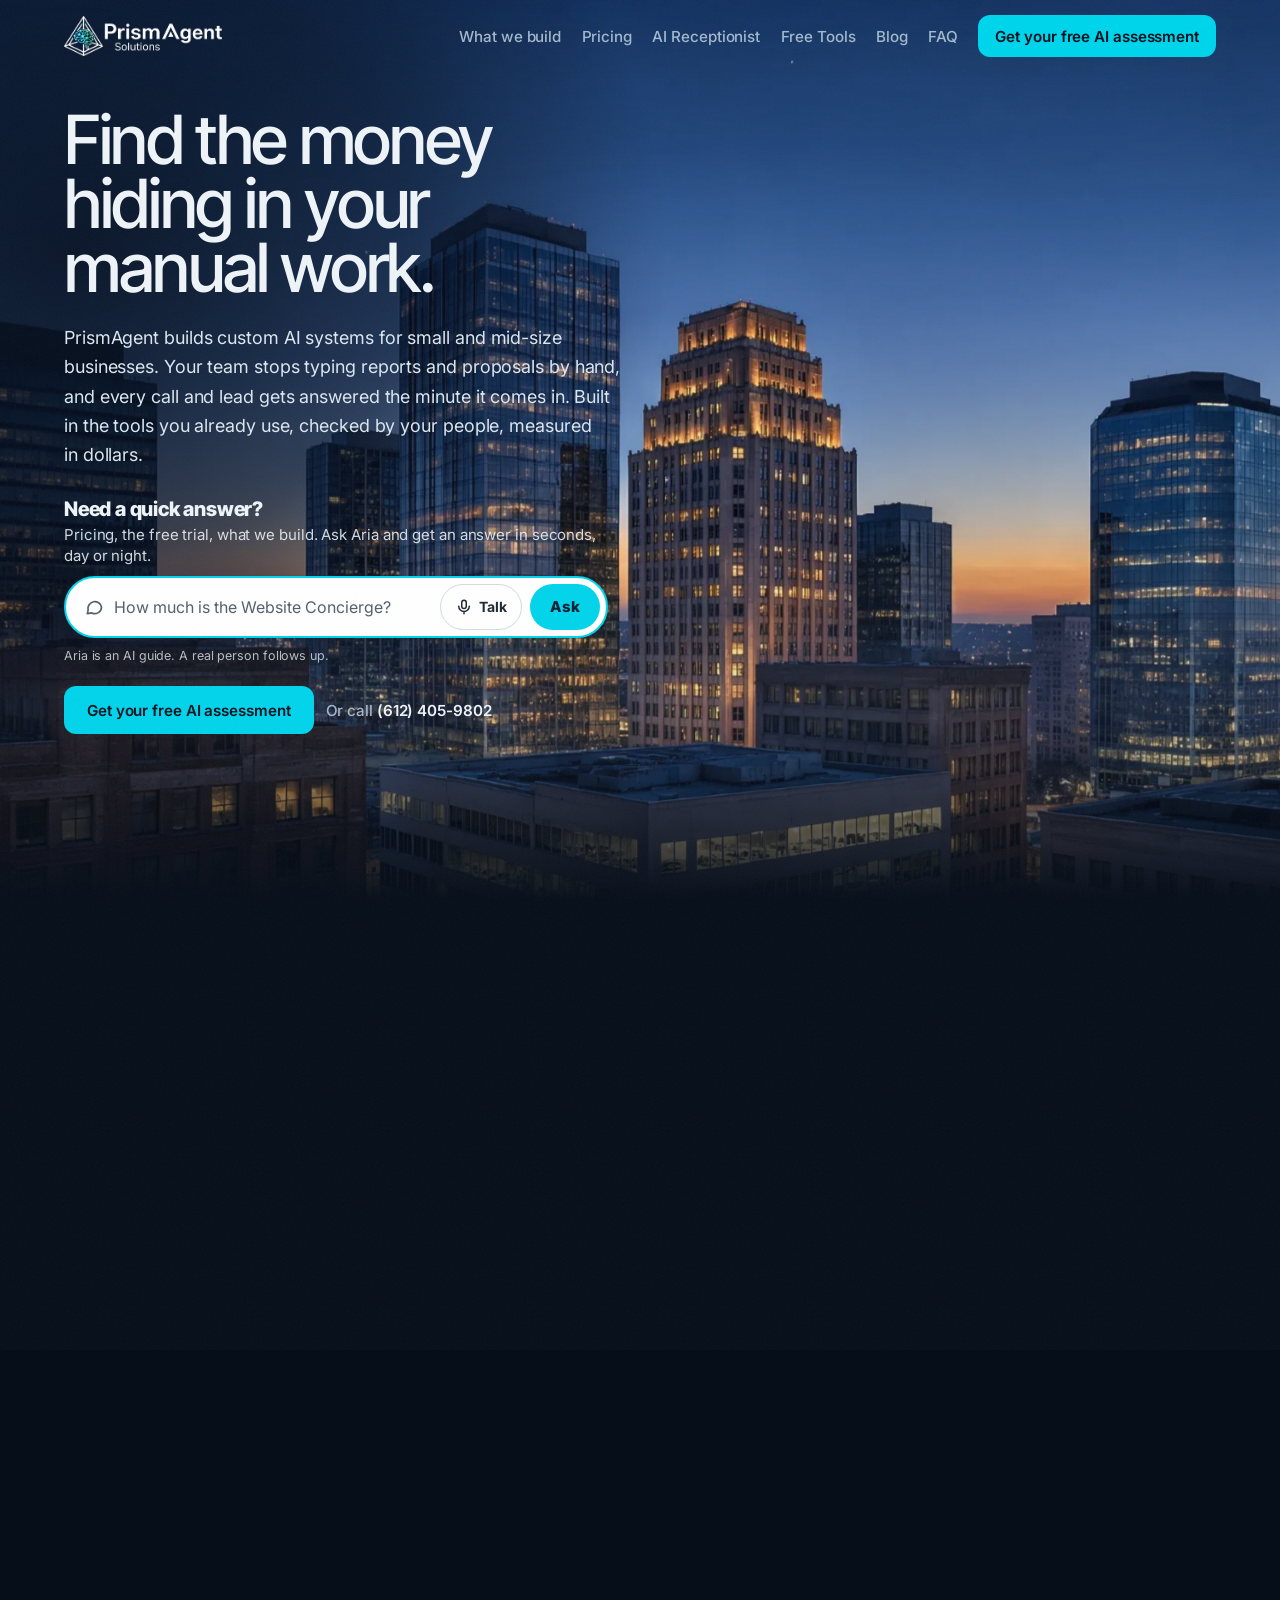
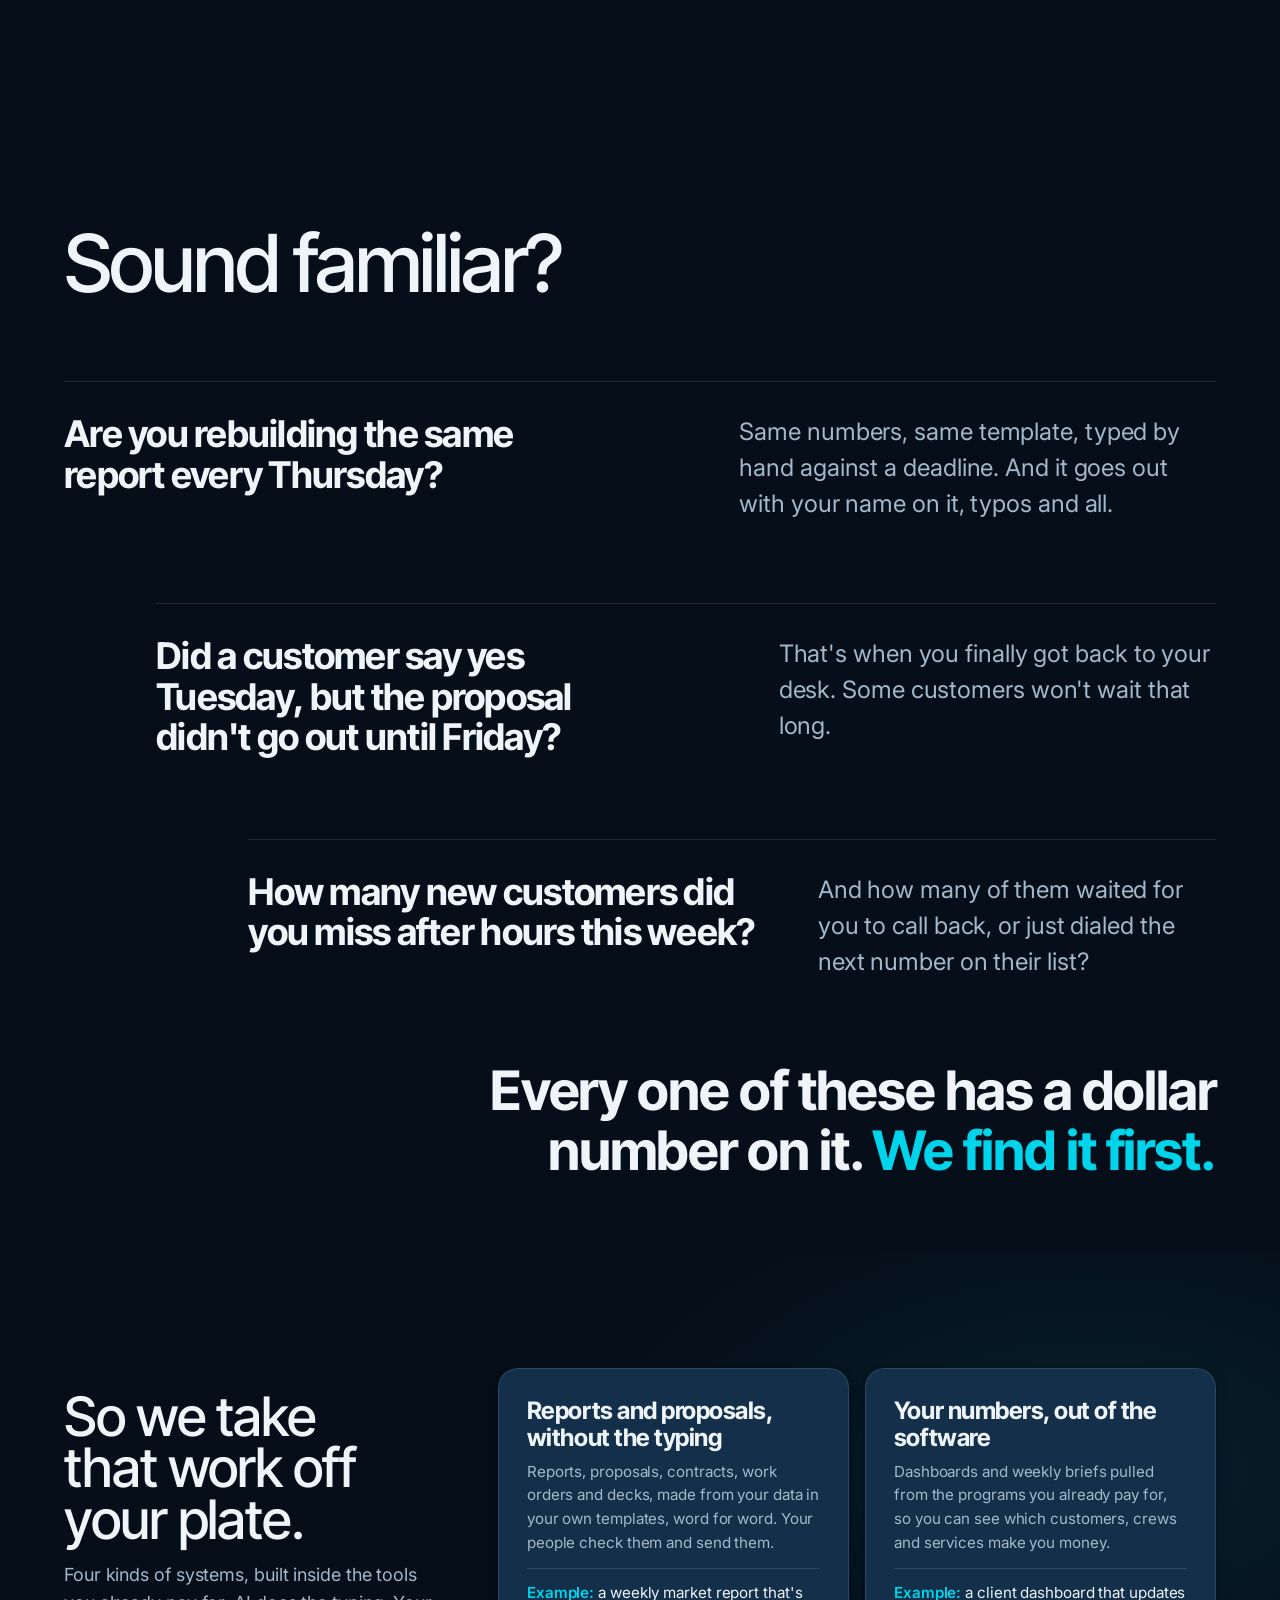
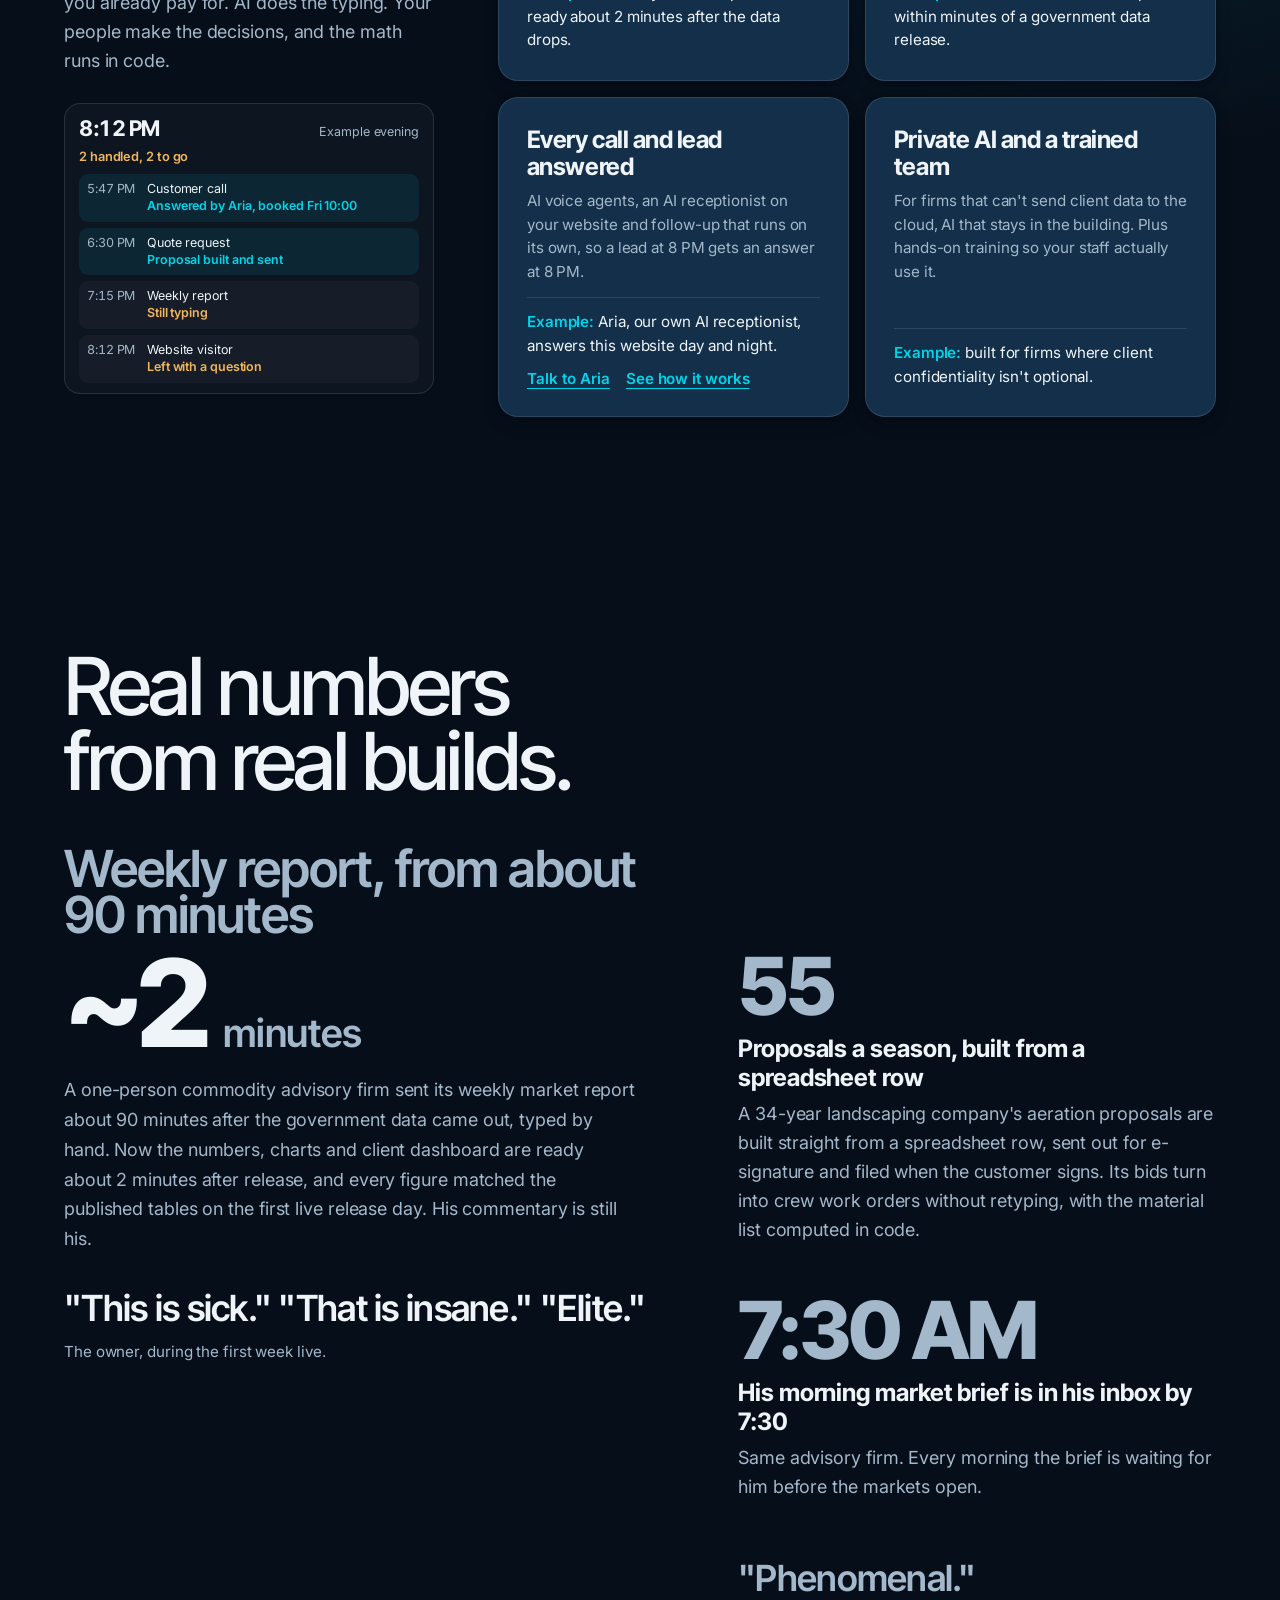
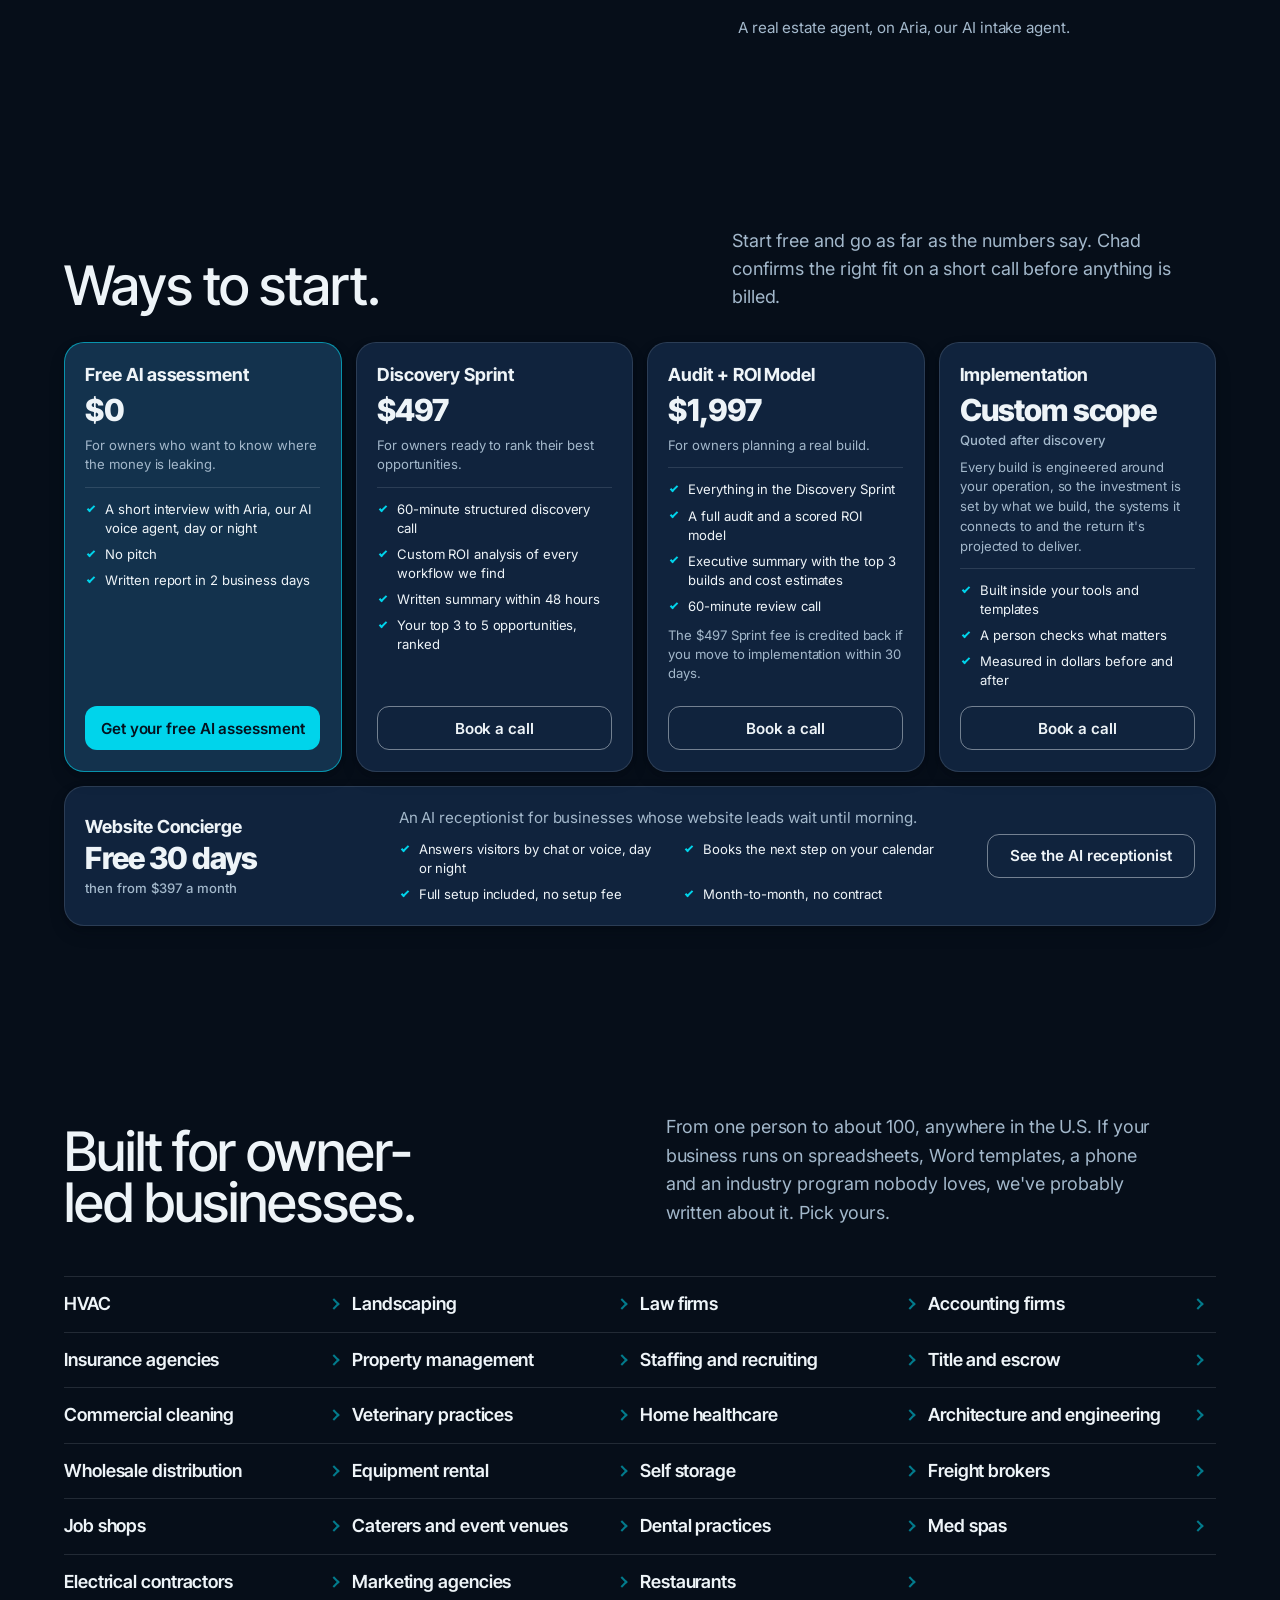
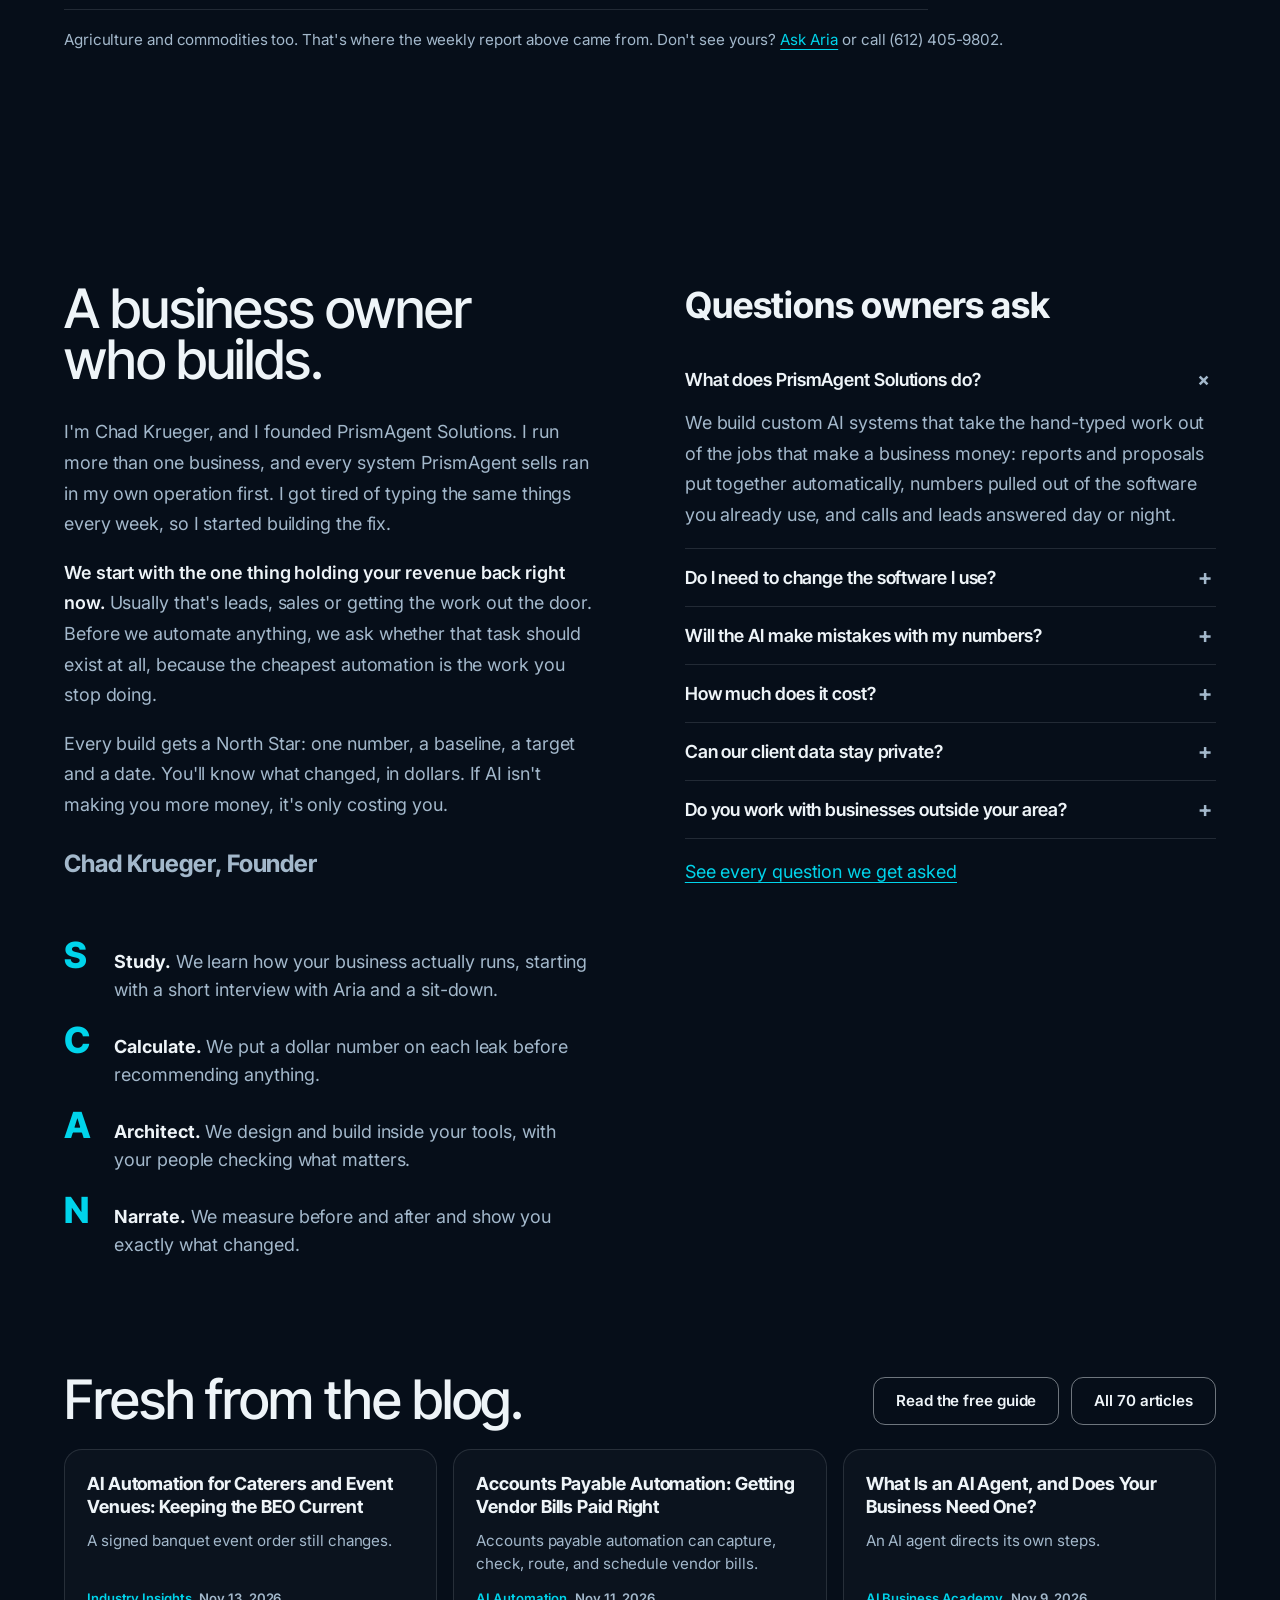
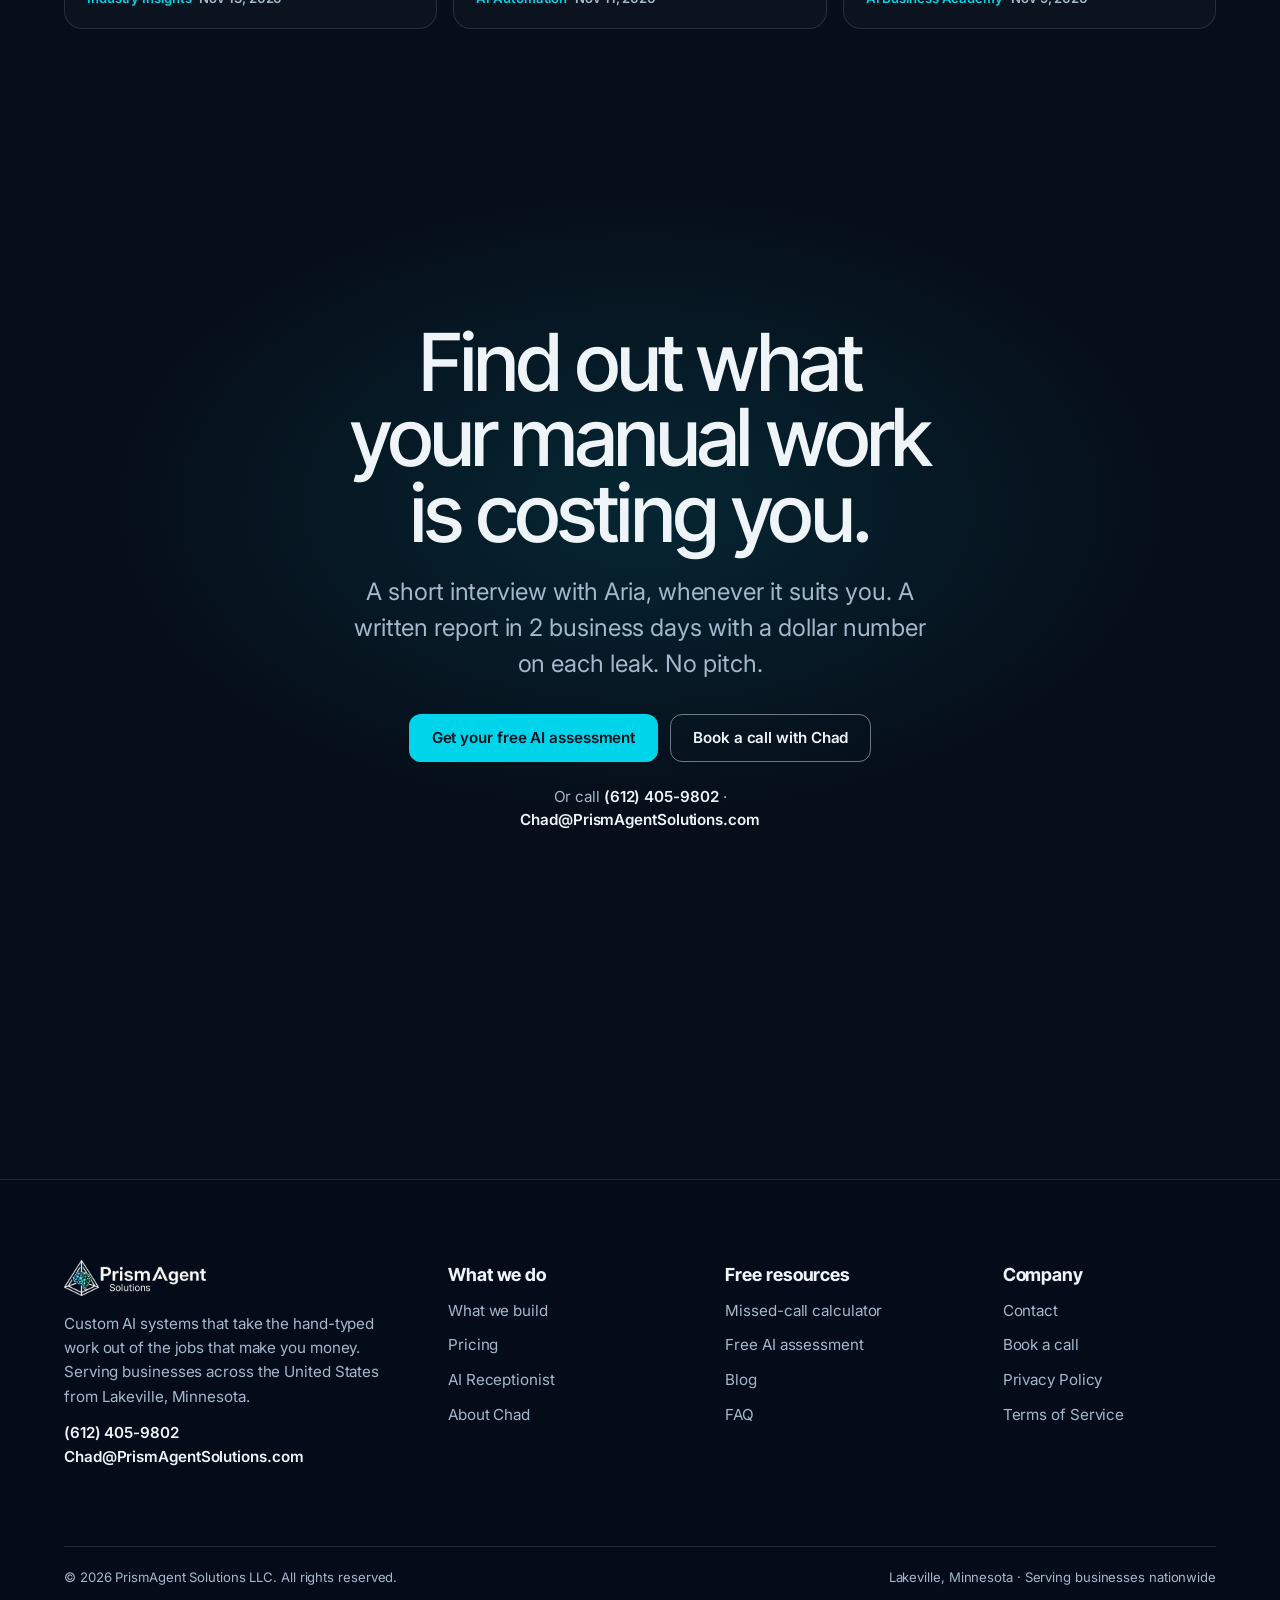
<file: index.html>
<!doctype html>
<html lang="en" class="no-js">
<head>
<meta charset="utf-8">
<meta name="viewport" content="width=device-width, initial-scale=1, viewport-fit=cover">
<title>PrismAgent Solutions | Custom AI Systems for Small Business</title>
<meta name="description" content="Custom AI systems for small and mid-size businesses. We take hand-typed reports and proposals off your plate and make sure every call and lead gets answered.">
<link rel="canonical" href="https://www.prismagentsolutions.com/">
<meta name="robots" content="noindex, nofollow"><!-- DEMO-ONLY: remove on the live site -->
<meta property="og:type" content="website">
<meta property="og:site_name" content="PrismAgent Solutions">
<meta property="og:title" content="PrismAgent Solutions | Custom AI Systems for Small Business">
<meta property="og:description" content="Custom AI systems for small and mid-size businesses. We take hand-typed reports and proposals off your plate and make sure every call and lead gets answered.">
<meta property="og:url" content="https://www.prismagentsolutions.com/">
<meta property="og:image" content="https://www.prismagentsolutions.com/home/assets/og-image.jpg">
<meta property="og:image:width" content="1200"><meta property="og:image:height" content="630">
<meta property="og:image:alt" content="PrismAgent Solutions: a city skyline at night with lit office windows">
<meta name="twitter:card" content="summary_large_image">
<meta name="twitter:title" content="PrismAgent Solutions | Custom AI Systems for Small Business">
<meta name="twitter:description" content="Custom AI systems for small and mid-size businesses. We take hand-typed reports and proposals off your plate and make sure every call and lead gets answered.">
<meta name="twitter:image" content="https://www.prismagentsolutions.com/home/assets/og-image.jpg">
<meta name="theme-color" content="#0A1628">
<link rel="icon" href="data:image/svg+xml,<svg xmlns='http://www.w3.org/2000/svg' viewBox='0 0 32 32'><rect width='32' height='32' rx='7' fill='%230A1628'/><path d='M16 6 26 25H6Z' fill='none' stroke='%2300D4EB' stroke-width='2.4' stroke-linejoin='round'/></svg>">
<link rel="alternate" type="application/rss+xml" title="PrismAgent Solutions blog" href="https://www.prismagentsolutions.com/rss.xml">
<link rel="preconnect" href="https://fonts.googleapis.com">
<link rel="preconnect" href="https://fonts.gstatic.com" crossorigin>
<link href="https://fonts.googleapis.com/css2?family=Inter+Tight:wght@500;600;700;800&family=Inter:wght@400;500;600&display=swap" rel="stylesheet">
<link rel="preload" as="image" href="assets/hero-plate.webp" media="(min-width: 701px)">
<link rel="preload" as="image" href="assets/hero-plate-m.webp" media="(max-width: 700px)">
<link rel="stylesheet" href="scrollcraft.css">
<link rel="stylesheet" href="assets/site.css">
<script>document.documentElement.classList.remove("no-js")</script>
<noscript><style>[data-sc-in],[data-sc-stagger]>*,[data-sc-cue]{opacity:1!important;transform:none!important}</style></noscript>
<script type="application/ld+json">{"@context":"https://schema.org","@graph":[{"@type":["Organization","ProfessionalService"],"@id":"https://www.prismagentsolutions.com/#org","name":"PrismAgent Solutions","legalName":"PrismAgent Solutions LLC","url":"https://www.prismagentsolutions.com/","logo":"https://www.prismagentsolutions.com/home/assets/logo-dark.webp","image":"https://www.prismagentsolutions.com/home/assets/og-image.jpg","description":"PrismAgent Solutions builds custom AI systems for small and mid-size businesses across the United States: automated reports, proposals and work orders, numbers pulled out of old software into dashboards owners actually read, and calls and leads answered day or night. Built inside the tools you already use, checked by your people, measured in dollars.","telephone":"+1-612-405-9802","email":"Chad@PrismAgentSolutions.com","address":{"@type":"PostalAddress","addressLocality":"Lakeville","addressRegion":"MN","addressCountry":"US"},"areaServed":{"@type":"Country","name":"United States"},"founder":{"@id":"https://www.prismagentsolutions.com/#chad"},"knowsAbout":["AI automation for small business","AI voice agents","AI receptionist","document automation","proposal automation","business reporting automation","private AI","GoHighLevel CRM","n8n workflow automation"],"hasOfferCatalog":{"@type":"OfferCatalog","name":"Ways to start","itemListElement":[{"@type":"Offer","name":"Free AI assessment","price":"0","priceCurrency":"USD","description":"A short interview with Aria, our AI voice agent, and a written report in 2 business days with a dollar figure on each leak.","itemOffered":{"@type":"Service","name":"Free AI assessment","provider":{"@id":"https://www.prismagentsolutions.com/#org"}}},{"@type":"Offer","name":"Discovery Sprint","price":"497","priceCurrency":"USD","description":"60-minute structured discovery call, ROI analysis of every workflow found, written summary within 48 hours, top 3 to 5 opportunities ranked.","itemOffered":{"@type":"Service","name":"Discovery Sprint","provider":{"@id":"https://www.prismagentsolutions.com/#org"}}},{"@type":"Offer","name":"Audit + ROI Model","price":"1997","priceCurrency":"USD","description":"Everything in the Discovery Sprint plus a full audit, a scored ROI model, an executive summary with the top 3 builds and cost estimates, and a review call.","itemOffered":{"@type":"Service","name":"Audit + ROI Model","provider":{"@id":"https://www.prismagentsolutions.com/#org"}}},{"@type":"Offer","name":"Custom AI implementation","description":"Built inside your tools and templates, quoted after discovery.","itemOffered":{"@type":"Service","name":"Custom AI system implementation"}},{"@type":"Offer","name":"Website Concierge (AI receptionist)","url":"https://www.prismagentsolutions.com/ai-receptionist","description":"Free for 30 days with full setup, then from $397 a month, month-to-month.","priceSpecification":{"@type":"UnitPriceSpecification","price":"397","priceCurrency":"USD","unitText":"MONTH"},"itemOffered":{"@type":"Service","name":"AI receptionist for websites"}}]}},{"@type":"WebSite","@id":"https://www.prismagentsolutions.com/#website","url":"https://www.prismagentsolutions.com/","name":"PrismAgent Solutions","publisher":{"@id":"https://www.prismagentsolutions.com/#org"},"inLanguage":"en-US"},{"@type":"Person","@id":"https://www.prismagentsolutions.com/#chad","name":"Chad Krueger","jobTitle":"Founder","worksFor":{"@id":"https://www.prismagentsolutions.com/#org"},"url":"https://www.prismagentsolutions.com/#about"},{"@type":"WebPage","@id":"https://www.prismagentsolutions.com/#webpage","url":"https://www.prismagentsolutions.com/","name":"PrismAgent Solutions | Custom AI Systems for Small Business","isPartOf":{"@id":"https://www.prismagentsolutions.com/#website"},"about":{"@id":"https://www.prismagentsolutions.com/#org"},"inLanguage":"en-US"},{"@type":"Service","name":"Document automation","description":"Reports, proposals, contracts, work orders and decks generated from your data in your own templates, checked by your people.","provider":{"@id":"https://www.prismagentsolutions.com/#org"},"areaServed":{"@type":"Country","name":"United States"}},{"@type":"Service","name":"Business reporting and dashboards","description":"Dashboards and weekly briefs pulled from the software you already pay for.","provider":{"@id":"https://www.prismagentsolutions.com/#org"},"areaServed":{"@type":"Country","name":"United States"}},{"@type":"Service","name":"AI voice agents and AI receptionist","description":"Calls and website leads answered day or night, with the next step booked on your calendar.","provider":{"@id":"https://www.prismagentsolutions.com/#org"},"areaServed":{"@type":"Country","name":"United States"}},{"@type":"Service","name":"Private AI and staff training","description":"AI that keeps client data in your building, plus hands-on training for your team.","provider":{"@id":"https://www.prismagentsolutions.com/#org"},"areaServed":{"@type":"Country","name":"United States"}}]}</script>
<style>
/* --------------------------------------------------------------- hero --- */
.hero .sc-stage, .hero [data-sc-stage] { overflow: hidden; background: #0E2341; }
.plane { position: absolute; pointer-events: none; max-width: none; user-select: none; }
/* the world: one photo; the evening falls as you scroll (sky darkens, stars, office lights), with a slow push-in */
.hero { --night: min(1, calc(var(--sc-p, 0) * 1.55)); }
.plane--world { inset: -60px 0; overflow: hidden; }
.world { position: absolute; inset: 0; transform: scale(calc(1.02 + var(--sc-p, 0) * .07)); transform-origin: 62% 72%; will-change: transform; }
.world__img { position: absolute; inset: 0; width: 100%; height: 100%; object-fit: cover; object-position: 50% 62%; }
.world__night { position: absolute; inset: 0; opacity: calc(var(--night) * .9);
  background: linear-gradient(180deg, rgba(2,6,17,.92) 0%, rgba(2,6,17,.7) 45%, rgba(2,6,17,.5) 100%); }
.world__lights { mix-blend-mode: screen; opacity: calc(.15 + var(--night) * .95); }
.world__stars { opacity: var(--night); }
.plane--haze { inset: auto -5% 6% -5%; height: 34%; background: linear-gradient(180deg, transparent, rgba(150,180,220,.10) 55%, rgba(10,22,40,0)); filter: blur(8px); }
.hero-floor { position: absolute; inset: auto 0 0 0; height: 180px; background: linear-gradient(180deg, transparent, var(--sc-canvas)); pointer-events: none; }
.hero-scrim { position: absolute; inset: 0 30% 12% 0; background: radial-gradient(85% 85% at 8% 32%, rgba(6,14,28,.86), rgba(6,14,28,.55) 45%, rgba(6,14,28,0) 78%); pointer-events: none; z-index: 2; }
.hero-beat::before { content: ""; position: absolute; inset: -40px -40px -40px -80px; z-index: -1; background: radial-gradient(closest-side, rgba(6,14,28,.75), rgba(6,14,28,0)); }
.hero-copy { position: absolute; left: var(--sc-gutter); top: clamp(88px, 12vh, 132px); max-width: min(44rem, 56vw); z-index: 3; }
.hero-copy h1 { font-size: clamp(2.5rem, 1.2rem + 3.8vw, 5rem); max-width: 13ch; }
.hero-copy h1 { margin: 0 0 var(--sc-5); }
.hero-copy .sc-body { max-width: 36rem; color: #DCE7F0; margin: 0; }
.hero-actions { display: flex; flex-wrap: wrap; align-items: center; gap: 12px; margin-top: var(--sc-4); }
.hero-actions .call { font: 500 var(--sc-t-sm) var(--sc-font-text); color: var(--sc-ink-soft); }
.hero-actions .call a { color: var(--sc-ink); font-weight: 600; text-decoration: none; }
.hero-beat { position: absolute; right: var(--sc-gutter); top: clamp(110px, 20vh, 190px); max-width: 24rem; text-align: right; z-index: 3; }
.hero-beat p { margin: 0; font: 600 var(--sc-t-xl)/1.15 var(--sc-font-display); letter-spacing: var(--sc-track-snug); text-wrap: balance; }
.hero-beat p span { color: var(--amber); }

/* quick answer bar, restyled for the hero */
#pa-quick-answer { margin-top: var(--sc-5); max-width: 34rem; }
#pa-qa { --qa-bg: rgba(8,20,38,.62) !important; }
#pa-qa.qa-hero .qa-wrap { max-width: none !important; }
#pa-qa .qa-title { font-family: var(--sc-font-display) !important; }
#pa-qa .qa-head, #pa-qa .qa-title, #pa-qa .qa-sub, #pa-qa .qa-note { text-align: left !important; justify-content: flex-start !important; }

/* ------------------------------------------------------------ tension --- */
.tension { padding-bottom: clamp(3rem, 8vh, 6rem); }
.tension .sc-wrap { display: grid; gap: clamp(3rem, 9vh, 7rem); }
.tension h2 { margin: 0; max-width: 14ch; }
.leak { display: grid; grid-template-columns: minmax(0, 1.35fr) minmax(0, 1fr); gap: var(--sc-6); align-items: start; padding-top: var(--sc-6); border-top: 1px solid var(--sc-hairline); }
.leak:nth-of-type(2) { margin-left: 8%; }
.leak:nth-of-type(3) { margin-left: 16%; }
.leak h3 { margin: 0; font: 700 clamp(1.6rem, 1.1rem + 1.5vw, 2.5rem)/1.1 var(--sc-font-display); letter-spacing: var(--sc-track-snug); text-wrap: balance; }
.leak p { margin: 0; color: var(--sc-ink-soft); max-width: 40ch; font-size: var(--sc-t-lg); line-height: 1.5; }
.leak .time { display: block; font: 600 var(--sc-t-xs) var(--sc-font-text); letter-spacing: .08em; text-transform: uppercase; color: var(--amber); margin-bottom: var(--sc-3); }
.tension .turnline { font: 700 var(--sc-t-2xl)/1.1 var(--sc-font-display); letter-spacing: var(--sc-track-snug); max-width: 22ch; margin: 0 0 0 auto; text-align: right; }
.tension .turnline em { font-style: normal; color: var(--sc-accent); }

/* --------------------------------------------------------------- peak --- */
.peak { background: radial-gradient(60% 50% at 85% 25%, rgba(0,212,235,.09), transparent 65%); }
.peak .stage { display: grid; grid-template-columns: minmax(0, .85fr) minmax(0, 1.65fr); gap: clamp(2rem, 5vw, 5rem); align-items: center; }
.peak .lead h2 { margin: 0 0 var(--sc-4); }
.peak .lead p { color: var(--sc-ink-soft); max-width: 36ch; font-size: var(--sc-t-base); line-height: 1.6; margin: 0; }
.systems { display: grid; grid-template-columns: 1fr 1fr; gap: 16px; }
.sys { position: relative; padding: clamp(18px, 2.2vw, 28px); border-radius: var(--sc-r-lg); background: color-mix(in oklab, var(--sc-surface) 92%, #00D4EB 8%);
  border: 1px solid var(--sc-hairline); box-shadow: var(--sc-e2); }
.sys { display: flex; flex-direction: column; }
.sys .ex { margin-top: auto !important; }
.sys p:not(.ex):not(.links) { margin-bottom: 14px; }
.sys h3 { margin: 0 0 8px; font: 700 var(--sc-t-lg)/1.15 var(--sc-font-display); letter-spacing: var(--sc-track-snug); }
.sys p { margin: 0; color: var(--sc-ink-soft); font-size: var(--sc-t-sm); line-height: 1.55; }
.sys .ex { margin-top: 12px; padding-top: 12px; border-top: 1px solid var(--sc-hairline); color: var(--sc-ink); }
.sys .ex b { color: var(--sc-accent); font-weight: 600; }
.sys .links { margin-top: 12px; display: flex; gap: 16px; flex-wrap: wrap; font: 600 var(--sc-t-sm) var(--sc-font-text); }
.sys .links a, .sys .links button { color: var(--sc-accent); background: none; border: 0; padding: 0; font: inherit; cursor: pointer; text-decoration: underline; text-underline-offset: 4px; }

/* -------------------------------------------------------------- proof --- */
.proof .grid { display: grid; grid-template-columns: minmax(0, 1.25fr) minmax(0, 1fr); gap: clamp(2rem, 6vw, 6rem); align-items: start; }
.proof h2 { margin: 0 0 var(--sc-7); max-width: 16ch; }
.story p.figure { max-width: none; color: var(--sc-ink); font: 800 clamp(3.6rem, 2rem + 7vw, 8.5rem)/0.9 var(--sc-font-display); letter-spacing: -0.045em; margin: 0; }
.figure .from { color: var(--sc-ink-soft); font-weight: 600; font-size: .42em; letter-spacing: -0.02em; display: block; margin-bottom: 10px; }
.figure small { font-size: .32em; font-weight: 600; letter-spacing: -0.01em; color: var(--sc-ink-soft); }
.story p { color: var(--sc-ink-soft); max-width: 52ch; font-size: var(--sc-t-base); line-height: 1.65; }
.quote, .story p.quote { color: var(--sc-ink); margin: var(--sc-6) 0 0; font: 600 var(--sc-t-xl)/1.25 var(--sc-font-display); letter-spacing: var(--sc-track-snug); }
.quote + .cap { margin: 8px 0 0; color: var(--sc-ink-soft); font-size: var(--sc-t-sm); }
.side { display: grid; gap: var(--sc-7); padding-top: clamp(0px, 8vw, 9rem); }
.side .num { font: 800 clamp(2.8rem, 1.8rem + 4vw, 5rem)/0.95 var(--sc-font-display); letter-spacing: -0.04em; margin: 0; }
.side h3 { margin: 10px 0 8px; font: 700 var(--sc-t-lg) var(--sc-font-display); }
.side p { margin: 0; color: var(--sc-ink-soft); max-width: 44ch; line-height: 1.6; }
.tag { display: inline-block; font: 600 var(--sc-t-xs) var(--sc-font-text); letter-spacing: .08em; text-transform: uppercase; color: var(--sc-accent); margin-bottom: var(--sc-4); }

/* -------------------------------------------------------------- range --- */
.range { padding-block: clamp(4rem, 8vh, 6.5rem); }
.range__head { display: flex; align-items: end; justify-content: space-between; gap: 2rem; flex-wrap: wrap; margin-bottom: clamp(1.5rem, 3.5vh, 2.5rem); }
.range__head h2 { margin: 0; }
.range__head p { margin: 0; color: var(--sc-ink-soft); max-width: 44ch; line-height: 1.55; }
.offers { display: grid; grid-template-columns: repeat(4, minmax(0, 1fr)); gap: 14px; }
.offer { display: flex; flex-direction: column; padding: clamp(18px, 1.6vw, 24px); border-radius: var(--sc-r-lg);
  background: var(--sc-surface); border: 1px solid var(--sc-hairline); box-shadow: var(--sc-e2); }
.offer .name { font: 700 var(--sc-t-base)/1.2 var(--sc-font-display); margin: 0; }
.offer .amt { font: 800 clamp(1.6rem, 1.1rem + 1vw, 2.1rem)/1 var(--sc-font-display); letter-spacing: -0.03em; margin: 10px 0 0; }
.offer .amt small { display: block; font: 500 var(--sc-t-xs) var(--sc-font-text); color: var(--sc-ink-soft); letter-spacing: 0; margin-top: 6px; }
.offer .for { color: var(--sc-ink-soft); font-size: var(--sc-t-xs); line-height: 1.5; margin: 10px 0 12px; }
.offer ul { list-style: none; margin: 0 0 16px; padding: 12px 0 0; border-top: 1px solid var(--sc-hairline); display: grid; gap: 7px; font-size: var(--sc-t-xs); line-height: 1.45; }
.offer li { padding-left: 20px; position: relative; }
.offer li::before { content: ""; position: absolute; left: 2px; top: .45em; width: 8px; height: 4px; border-left: 2px solid var(--sc-accent); border-bottom: 2px solid var(--sc-accent); transform: rotate(-45deg); }
.offer .btn { margin-top: auto; width: 100%; min-height: 44px; }
.offer--free { border-color: color-mix(in oklab, var(--sc-accent) 60%, transparent); background: color-mix(in oklab, var(--sc-surface) 90%, #00D4EB 10%); }
.offer .note { font-size: var(--sc-t-xs); color: var(--sc-ink-soft); margin: -6px 0 14px; line-height: 1.45; }
.offer--wide { margin-top: 14px; display: grid; grid-template-columns: minmax(0, 1fr) minmax(0, 2fr) auto; gap: clamp(1rem, 3vw, 2.5rem); align-items: center; }
.offer--wide .kicker { margin: 0 0 6px; font: 600 var(--sc-t-xs) var(--sc-font-text); letter-spacing: .08em; text-transform: uppercase; color: var(--sc-accent); }
.offer--wide .amt { margin-top: 6px; }
.offer--wide .for { margin: 0 0 10px; font-size: var(--sc-t-sm); }
.offer--wide ul { grid-template-columns: 1fr 1fr; margin: 0; padding: 0; border: 0; column-gap: 20px; }
.offer--wide .btn { width: auto; margin: 0; }
@media (max-width: 1100px) { .offers { grid-template-columns: repeat(2, minmax(0, 1fr)); } .offer--wide { grid-template-columns: 1fr; } .offer--wide .btn { justify-self: start; } }
@media (max-width: 620px) { .offers { grid-template-columns: 1fr; } .offer--wide ul { grid-template-columns: 1fr; } .offer--wide .btn { width: 100%; } }

/* ------------------------------------------------------------ reality --- */
.reality .cols { display: grid; grid-template-columns: minmax(0, 1fr) minmax(0, 1fr); gap: clamp(2.5rem, 7vw, 7rem); }
.reality h2 { margin: 0 0 var(--sc-6); }
.reality p { color: var(--sc-ink-soft); line-height: 1.7; max-width: 56ch; }
.reality p strong { color: var(--sc-ink); font-weight: 600; }
.sig { font: 700 var(--sc-t-lg) var(--sc-font-display); color: var(--sc-ink); margin-top: var(--sc-5); }
.scan { list-style: none; padding: 0; margin: var(--sc-7) 0 0; display: grid; gap: 14px; }
.scan li { display: grid; grid-template-columns: 2.4rem 1fr; gap: 12px; align-items: baseline; }
.scan b { font: 800 var(--sc-t-xl) var(--sc-font-display); color: var(--sc-accent); }
.scan span { color: var(--sc-ink-soft); line-height: 1.55; }
.scan span strong { color: var(--sc-ink); }
.faq h3 { margin: 0 0 var(--sc-5); font: 700 var(--sc-t-xl) var(--sc-font-display); }
.faq details { border-bottom: 1px solid var(--sc-hairline); }
.faq summary { list-style: none; cursor: pointer; padding: 18px 32px 18px 0; position: relative; font: 600 var(--sc-t-base) var(--sc-font-display); }
.faq summary::-webkit-details-marker { display: none; }
.faq summary::after { content: "+"; position: absolute; right: 4px; top: 14px; font-size: 1.4rem; color: var(--sc-ink-soft); transition: transform .18s ease; }
.faq details[open] summary::after { transform: rotate(45deg); }
.faq details p { margin: 0 0 18px; }
.industries { margin-top: var(--sc-6); color: var(--sc-ink-soft); line-height: 1.7; }

/* -------------------------------------------------------------- close --- */
.close { display: grid; place-items: center; text-align: center;
  background: radial-gradient(60% 50% at 50% 40%, rgba(0,212,235,.12), transparent 70%), var(--sc-canvas); }
.close__inner { max-width: 46rem; padding: 0 var(--sc-gutter); }
.close h2 { margin: 0 0 var(--sc-5); }
.close p { color: var(--sc-ink-soft); font-size: var(--sc-t-lg); line-height: 1.5; margin: 0 auto var(--sc-6); max-width: 40ch; }
.close .row { display: flex; gap: 12px; justify-content: center; flex-wrap: wrap; }
.close .call { margin-top: var(--sc-5); color: var(--sc-ink-soft); font-size: var(--sc-t-sm); }
.close .call a { color: var(--sc-ink); font-weight: 600; text-decoration: none; }
.foot { position: absolute; inset: auto 0 0 0; display: flex; justify-content: space-between; align-items: center; gap: 16px; flex-wrap: wrap;
  padding: 18px var(--sc-gutter); font-size: var(--sc-t-xs); color: var(--sc-ink-soft); border-top: 1px solid var(--sc-hairline); }
.foot img { height: 28px; width: auto; }
.foot a { text-decoration: none; margin-left: 18px; }
.foot a:hover { color: var(--sc-ink); }

/* -------------------------------------------- signature: night shift --- */
.night { position: fixed; left: 18px; bottom: 18px; z-index: 35; width: 292px; padding: 14px 14px 10px; border-radius: 16px;
  background: color-mix(in oklab, #071120 86%, transparent); backdrop-filter: blur(14px); -webkit-backdrop-filter: blur(14px);
  border: 1px solid var(--sc-hairline); box-shadow: var(--sc-e3); font-family: var(--sc-font-text); transition: opacity .3s ease, transform .3s ease; }
.night__top { display: flex; align-items: baseline; justify-content: space-between; gap: 10px; }
.night__clock { font: 700 1.35rem/1 var(--sc-font-display); letter-spacing: -0.02em; font-variant-numeric: tabular-nums; }
.night__label { font-size: .78rem; color: var(--sc-ink-soft); }
.night__state { margin: 6px 0 8px; font-size: .78rem; color: var(--amber); font-weight: 600; transition: color .3s ease; }
.night.is-handled .night__state { color: var(--sc-accent); }
.night__list { list-style: none; margin: 0; padding: 0; display: grid; gap: 6px; }
.night__item { display: grid; grid-template-columns: 52px 1fr; gap: 8px; align-items: baseline; font-size: .78rem; line-height: 1.35;
  padding: 7px 8px; border-radius: 9px; background: rgba(255,255,255,.035); opacity: 0; transform: translateY(6px); transition: opacity .3s ease, transform .3s ease, background-color .3s ease; }
.night__item.is-in { opacity: 1; transform: none; }
.night__item time { color: var(--sc-ink-soft); font-variant-numeric: tabular-nums; }
.night__item .what { color: var(--sc-ink); }
.night__item .st { display: block; color: var(--amber); font-weight: 600; }
.night__item.is-done { background: rgba(0,212,235,.09); }
.night__item.is-done .st { color: var(--sc-accent); }
.night__item:not(.is-in) { display: none; }
.night:not(.is-open) .night__item { display: none; }
.night:not(.is-open) .night__item.is-latest { display: grid; }
.night.is-chip { width: auto; padding: 9px 14px; }
.night.is-chip .night__list, .night.is-chip .night__label { display: none; }
.night.is-chip .night__state { margin: 2px 0 0; }
.night.is-quiet { opacity: 0; transform: translateY(10px); pointer-events: none; }
.night--inline { position: relative; left: auto; bottom: auto; z-index: auto; width: auto; max-width: 25rem; margin-top: clamp(1.25rem, 3vh, 2rem);
  background: rgba(255,255,255,.03); backdrop-filter: none; -webkit-backdrop-filter: none; box-shadow: none; opacity: 1 !important; transform: none !important; pointer-events: auto; }
.night--inline .night__item { display: grid !important; opacity: 1; transform: none; }
.peak .lead .night__state { margin: 6px 0 8px; font-size: .8rem; font-weight: 600; color: var(--amber); max-width: none; line-height: 1.4; }
.peak .lead .night--inline.is-handled .night__state { color: var(--sc-accent); }
@media (max-width: 700px) {
  .night:not(.night--inline) { left: 10px; right: 10px; bottom: 10px; width: auto; padding: 10px 12px; border-radius: 14px; }
  .night:not(.night--inline) .night__list { display: block; }
  .night:not(.night--inline) .night__item { display: none !important; }
  .night:not(.night--inline) .night__item.is-latest { display: grid !important; margin-top: 4px; }
  .night:not(.night--inline) .night__state { margin: 4px 0 0; }
}

/* ------------------------------------------------------------ mobile --- */
@media (max-width: 900px) {
  .peak .stage { grid-template-columns: 1fr; gap: 28px; }
  .peak .lead p { font-size: var(--sc-t-base); }
  .proof .grid, .reality .cols { grid-template-columns: 1fr; }
  .leak { grid-template-columns: 1fr; gap: 12px; }
  .leak:nth-of-type(2), .leak:nth-of-type(3) { margin-left: 0; }
}
@media (max-width: 700px) {
  .world__img { object-position: 50% 55%; }
  .world { transform-origin: 50% 70%; }
  .hero-copy { top: 84px; max-width: none; right: var(--sc-gutter); }
  .hero-beat { display: none; }
  .hero-actions .btn { width: 100%; }
  .hero-scrim { inset: 0 0 12% 0; background: linear-gradient(180deg, rgba(7,16,32,.84) 0%, rgba(7,16,32,.7) 45%, rgba(7,16,32,.45) 75%, rgba(7,16,32,0)); }
  .systems { grid-template-columns: 1fr; gap: 12px; }
  .sys h3 { font-size: var(--sc-t-lg); }
  .foot { position: static; }
  .close { align-content: stretch; grid-template-rows: 1fr auto; padding-top: 64px; } .close__inner { align-self: center; }
  @media (max-height: 700px) { .close .sc-display--lg { font-size: clamp(2rem, 9vw, 2.6rem); } .close p { margin-bottom: var(--sc-5); } .foot { padding-top: 12px; padding-bottom: 12px; } }
}
@media (prefers-reduced-motion: reduce) {
  .night, .night__item { transition: none; }
}

/* ---------------------------------------------------------- industries --- */
.ind__head { display: grid; grid-template-columns: minmax(0, 1fr) minmax(0, 1fr); gap: clamp(1.5rem, 4vw, 4rem); align-items: end; margin-bottom: clamp(1.75rem, 4vw, 3rem); }
.ind__head h2 { margin: 0; }
.ind__head p { margin: 0; color: var(--sc-ink-soft); line-height: 1.6; max-width: 46ch; }
.ind__list { list-style: none; margin: 0; padding: 0; display: grid; grid-template-columns: repeat(4, minmax(0, 1fr)); border-top: 1px solid var(--sc-hairline); }
.ind__list li { border-bottom: 1px solid var(--sc-hairline); }
.ind__list a { display: flex; justify-content: space-between; align-items: center; gap: 12px; padding: 16px 14px 16px 0; text-decoration: none; font: 600 var(--sc-t-base)/1.25 var(--sc-font-display); color: var(--sc-ink); transition: color .15s ease, padding-left .15s ease; }
.ind__list a::after { content: ""; flex: none; width: 8px; height: 8px; border-top: 2px solid var(--sc-accent); border-right: 2px solid var(--sc-accent); transform: rotate(45deg); opacity: .55; transition: opacity .15s ease, transform .15s ease; }
.ind__list a:hover { color: var(--sc-accent); padding-left: 6px; }
.ind__list a:hover::after { opacity: 1; transform: translateX(3px) rotate(45deg); }
.ind__note { margin: 18px 0 0; color: var(--sc-ink-soft); font-size: var(--sc-t-sm); }
@media (max-width: 1000px) { .ind__list { grid-template-columns: repeat(2, minmax(0, 1fr)); column-gap: 24px; } .ind__head { grid-template-columns: 1fr; } }
@media (max-width: 520px) { .ind__list { grid-template-columns: 1fr; } }
/* -------------------------------------------------------------- latest --- */
.latest__head { display: flex; justify-content: space-between; align-items: end; gap: 20px; flex-wrap: wrap; margin-bottom: 24px; }
.latest__head h2 { margin: 0; }
.latest { display: grid; grid-template-columns: repeat(3, minmax(0, 1fr)); gap: 16px; }
.latest a { display: flex; flex-direction: column; padding: 22px; border-radius: 18px; border: 1px solid var(--sc-hairline); background: rgba(255,255,255,.025); text-decoration: none; transition: border-color .15s ease, transform .15s ease; }
.latest a:hover { border-color: color-mix(in oklab, var(--sc-accent) 50%, transparent); transform: translateY(-2px); }
.latest .m { font: 600 var(--sc-t-xs) var(--sc-font-text); color: var(--sc-ink-soft); }
.latest .m b { color: var(--sc-accent); font-weight: 600; margin-right: 8px; }
.latest h3 { margin: 0 0 10px; font: 700 var(--sc-t-base)/1.3 var(--sc-font-display); }
.latest .m { margin-top: auto; padding-top: 14px; }
.latest p { margin: 0; color: var(--sc-ink-soft); font-size: var(--sc-t-sm); line-height: 1.55; }
@media (max-width: 900px) { .latest { grid-template-columns: 1fr; } }
.faq .all { margin-top: 18px; display: inline-block; }
.leak p strong.when { color: var(--amber); font-weight: 600; }
.close .mail { margin-top: 6px; }
</style>
</head>
<body>

<span data-sc-progress></span>
<div class="sc-grain" aria-hidden="true"></div>

<a class="skip" href="#main">Skip to content</a>
<header class="site-bar" id="bar">
  <a class="mark" href="index.html" aria-label="PrismAgent Solutions, home"><img src="assets/logo-white.webp" width="379" height="96" alt="PrismAgent Solutions"></a>
  <nav aria-label="Main">
    <a class="nav-link" href="#build">What we build</a>
    <a class="nav-link" href="#start">Pricing</a>
    <a class="nav-link" href="ai-receptionist.html">AI Receptionist</a>
    <a class="nav-link" href="missed-call-calculator.html">Free Tools</a>
    <a class="nav-link" href="blog/index.html">Blog</a>
    <a class="nav-link" href="faq.html">FAQ</a>
    <a class="btn btn--accent" href="missed-call-calculator.html#assessment" data-assess><span class="long">Get your free AI assessment</span><span class="short">Free assessment</span></a>
  </nav>
  <button class="menu-btn" id="menuOpen" type="button" aria-label="Open menu" aria-expanded="false" aria-controls="sheet"><svg viewBox="0 0 24 24" fill="none" stroke="currentColor" stroke-width="2" stroke-linecap="round"><path d="M4 7h16M4 12h16M4 17h16"/></svg></button>
</header>
<div class="sheet" id="sheet" role="dialog" aria-modal="true" aria-label="Menu">
  <div class="sheet__top"><img src="assets/logo-white.webp" width="379" height="96" alt="PrismAgent Solutions"><button class="menu-btn" id="menuClose" type="button" aria-label="Close menu" style="display:inline-grid;place-items:center"><svg viewBox="0 0 24 24" fill="none" stroke="currentColor" stroke-width="2" stroke-linecap="round"><path d="M6 6l12 12M18 6 6 18"/></svg></button></div>
  <ul>
      <li><a href="#build">What we build</a></li>
      <li><a href="#start">Pricing</a></li>
      <li><a href="#about">About Chad</a></li>
      <li><a href="ai-receptionist.html">AI Receptionist</a></li>
      <li><a href="missed-call-calculator.html">Free Tools</a></li>
      <li><a href="blog/index.html">Blog</a></li>
      <li><a href="faq.html">FAQ</a></li>
      <li><a href="#contact">Contact</a></li>
  </ul>
  <a class="btn btn--accent" href="missed-call-calculator.html#assessment" data-assess>Get your free AI assessment</a>
  <p class="call">Or call <a href="tel:+16124059802">(612) 405-9802</a></p>
</div>

<main id="main">

  <!-- 1 · RECOGNITION: pin + parallax; the evening falls over the city -->
  <section class="hero" data-sc-act="pin" data-sc-span="1.9" data-sc-drift="#0E2341">
    <div data-sc-stage>
      <div class="plane plane--world" data-sc-parallax="-0.6" aria-hidden="true">
        <div class="world">
          <picture><source media="(max-width: 700px)" srcset="assets/hero-plate-m.webp"><img class="world__img" src="assets/hero-plate.webp" alt="" fetchpriority="high"></picture>
          <div class="world__night"></div>
          <picture><source media="(max-width: 700px)" srcset="assets/hero-stars-m.webp"><img class="world__img world__stars" src="assets/hero-stars.webp" alt=""></picture>
          <picture><source media="(max-width: 700px)" srcset="assets/hero-lights-m.webp"><img class="world__img world__lights" src="assets/hero-lights.webp" alt=""></picture>
        </div>
      </div>
      <div class="plane plane--haze" data-sc-parallax="0.3" aria-hidden="true"></div>
      <div class="hero-scrim" aria-hidden="true"></div>

      <div class="hero-copy" data-sc-cue="0 0.6 0">
        <h1 class="sc-display" data-sc-kinetic="lines">Find the money hiding in your manual work.</h1>
        <p class="sc-body">PrismAgent builds custom AI systems for small and mid-size businesses. Your team stops typing reports and proposals by hand, and every call and lead gets answered the minute it comes in. Built in the tools you already use, checked by your people, measured in dollars.</p>
        <div id="pa-quick-answer"></div>
        <div class="hero-actions">
          <a class="btn btn--accent" href="missed-call-calculator.html#assessment" data-assess>Get your free AI assessment</a>
          <span class="call">Or call <a href="tel:+16124059802">(612) 405-9802</a></span>
        </div>
      </div>

      <div class="hero-beat" data-sc-cue="0.42 0.98 0.12 0.2" aria-hidden="true">
        <p>The office is closing. <span>Your customers are just getting started.</span></p>
      </div>

      <div class="hero-floor" aria-hidden="true"></div>
    </div>
  </section>

  <!-- 2 · TENSION: flow + kinetic -->
  <section class="sc-section tension" data-sc-act="flow" data-sc-drift="#0C1F39" id="leaks">
    <div class="sc-wrap">
      <h2 class="sc-display sc-display--lg" data-sc-in data-sc-kinetic="lines">Sound familiar?</h2>

      <article class="leak" data-sc-in data-sc-stagger="90" data-night="1">
        <div><h3>Are you rebuilding the same report every Thursday?</h3></div>
        <p>Same numbers, same template, typed by hand against a deadline. And it goes out with your name on it, typos and all.</p>
      </article>
      <article class="leak" data-sc-in data-sc-stagger="90" data-night="2">
        <div><h3>Did a customer say yes Tuesday, but the proposal didn't go out until Friday?</h3></div>
        <p>That's when you finally got back to your desk. Some customers won't wait that long.</p>
      </article>
      <article class="leak" data-sc-in data-sc-stagger="90" data-night="3">
        <div><h3>How many new customers did you miss after hours this week?</h3></div>
        <p>And how many of them waited for you to call back, or just dialed the next number on their list?</p>
      </article>

      <p class="turnline" data-sc-in data-night="4">Every one of these has a dollar number on it. <em>We find it first.</em></p>
    </div>
  </section>

  <!-- 3 · TURN (PEAK): all four systems land together; the night shift resolves here -->
  <section class="sc-section peak" id="build" data-sc-act="flow" data-sc-drift="#0A1A30">
    <div class="sc-wrap stage">
      <div class="lead" data-sc-in>
        <h2 class="sc-display sc-display--md">So we take that work off your plate.</h2>
        <p>Four kinds of systems, built inside the tools you already pay for. AI does the typing. Your people make the decisions, and the math runs in code.</p>
        <div class="night night--inline" id="nightInline" aria-hidden="true">
          <div class="night__top"><span class="night__clock js-clock">8:12 PM</span><span class="night__label">Example evening</span></div>
          <p class="night__state js-state">4 things slipping while you're out</p>
          <ul class="night__list">
            <li class="night__item is-in" data-k="1"><time>5:47 PM</time><span class="what">Customer call<span class="st" data-miss="Went to voicemail" data-done="Answered by Aria, booked Fri 10:00">Went to voicemail</span></span></li>
            <li class="night__item is-in" data-k="2"><time>6:30 PM</time><span class="what">Quote request<span class="st" data-miss="Waiting on you" data-done="Proposal built and sent">Waiting on you</span></span></li>
            <li class="night__item is-in" data-k="3"><time>7:15 PM</time><span class="what">Weekly report<span class="st" data-miss="Still typing" data-done="Built and published">Still typing</span></span></li>
            <li class="night__item is-in" data-k="4"><time>8:12 PM</time><span class="what">Website visitor<span class="st" data-miss="Left with a question" data-done="Answered, lead captured">Left with a question</span></span></li>
          </ul>
        </div>
      </div>
      <div class="systems" data-sc-in data-sc-stagger="70">
        <article class="sys">
          <h3>Reports and proposals, without the typing</h3>
          <p>Reports, proposals, contracts, work orders and decks, made from your data in your own templates, word for word. Your people check them and send them.</p>
          <p class="ex"><b>Example:</b> a weekly market report that's ready about 2 minutes after the data drops.</p>
        </article>
        <article class="sys">
          <h3>Your numbers, out of the software</h3>
          <p>Dashboards and weekly briefs pulled from the programs you already pay for, so you can see which customers, crews and services make you money.</p>
          <p class="ex"><b>Example:</b> a client dashboard that updates within minutes of a government data release.</p>
        </article>
        <article class="sys">
          <h3>Every call and lead answered</h3>
          <p>AI voice agents, an AI receptionist on your website and follow-up that runs on its own, so a lead at 8 PM gets an answer at 8 PM.</p>
          <p class="ex"><b>Example:</b> Aria, our own AI receptionist, answers this website day and night.</p>
          <p class="links"><button type="button" data-aria>Talk to Aria</button><a href="ai-receptionist.html">See how it works</a></p>
        </article>
        <article class="sys">
          <h3>Private AI and a trained team</h3>
          <p>For firms that can't send client data to the cloud, AI that stays in the building. Plus hands-on training so your staff actually use it.</p>
          <p class="ex"><b>Example:</b> built for firms where client confidentiality isn't optional.</p>
        </article>
      </div>
      <p class="vh">Example evening: a customer call at 5:47 PM, a quote request at 6:30 PM, a weekly report at 7:15 PM and a website visitor at 8:12 PM, all handled by these systems.</p>
    </div>
  </section>

  <!-- 4 · SUBSTANCE: flow + count -->
  <section class="sc-section proof" id="proof" data-sc-act="flow" data-sc-drift="#091627">
    <div class="sc-wrap">
      <h2 class="sc-display sc-display--lg" data-sc-in data-sc-kinetic="lines">Real numbers from real builds.</h2>
      <div class="grid">
        <div class="story" data-sc-in data-sc-stagger="80">
          
          <p class="figure"><span class="from">Weekly report, from about 90 minutes</span>~2 <small>minutes</small></p>
          <p>A one-person commodity advisory firm sent its weekly market report about 90 minutes after the government data came out, typed by hand. Now the numbers, charts and client dashboard are ready about 2 minutes after release, and every figure matched the published tables on the first live release day. His commentary is still his.</p>
          <p class="quote">"This is sick." "That is insane." "Elite."</p>
          <p class="cap">The owner, during the first week live.</p>
        </div>
        <div class="side" data-sc-in data-sc-stagger="90">
          <div>
            <p class="num">55</p>
            <h3>Proposals a season, built from a spreadsheet row</h3>
            <p>A 34-year landscaping company's aeration proposals are built straight from a spreadsheet row, sent out for e-signature and filed when the customer signs. Its bids turn into crew work orders without retyping, with the material list computed in code.</p>
          </div>
          <div>
            <p class="num">7:30 AM</p>
            <h3>His morning market brief is in his inbox by 7:30</h3>
            <p>Same advisory firm. Every morning the brief is waiting for him before the markets open.</p>
          </div>
          <div>
            <p class="quote">"Phenomenal."</p>
            <p class="cap">A real estate agent, on Aria, our AI intake agent.</p>
          </div>
        </div>
      </div>
    </div>
  </section>

  <!-- 5 · RANGE: every option on one screen -->
  <section class="sc-section range" id="start" data-sc-act="flow" data-sc-drift="#081322">
    <div class="sc-wrap">
      <header class="range__head" data-sc-in>
        <h2 class="sc-display sc-display--md">Ways to start.</h2>
        <p>Start free and go as far as the numbers say. Chad confirms the right fit on a short call before anything is billed.</p>
      </header>
      <div class="offers" data-sc-in data-sc-stagger="60">
          <article class="offer offer--free">
            <h3 class="name">Free AI assessment</h3>
            <p class="amt">$0</p>
            <p class="for">For owners who want to know where the money is leaking.</p>
            <ul><li>A short interview with Aria, our AI voice agent, day or night</li><li>No pitch</li><li>Written report in 2 business days</li></ul>
            <a class="btn btn--accent" href="missed-call-calculator.html#assessment" data-assess>Get your free AI assessment</a>
          </article>
          <article class="offer">
            <h3 class="name">Discovery Sprint</h3>
            <p class="amt">$497</p>
            <p class="for">For owners ready to rank their best opportunities.</p>
            <ul><li>60-minute structured discovery call</li><li>Custom ROI analysis of every workflow we find</li><li>Written summary within 48 hours</li><li>Your top 3 to 5 opportunities, ranked</li></ul>
            <a class="btn btn--ghost" data-book href="#">Book a call</a>
          </article>
          <article class="offer">
            <h3 class="name">Audit + ROI Model</h3>
            <p class="amt">$1,997</p>
            <p class="for">For owners planning a real build.</p>
            <ul><li>Everything in the Discovery Sprint</li><li>A full audit and a scored ROI model</li><li>Executive summary with the top 3 builds and cost estimates</li><li>60-minute review call</li></ul>
            <p class="note">The $497 Sprint fee is credited back if you move to implementation within 30 days.</p>
            <a class="btn btn--ghost" data-book href="#">Book a call</a>
          </article>
          <article class="offer">
            <h3 class="name">Implementation</h3>
            <p class="amt">Custom scope<small>Quoted after discovery</small></p>
            <p class="for">Every build is engineered around your operation, so the investment is set by what we build, the systems it connects to and the return it's projected to deliver.</p>
            <ul><li>Built inside your tools and templates</li><li>A person checks what matters</li><li>Measured in dollars before and after</li></ul>
            <a class="btn btn--ghost" data-book href="#">Book a call</a>
          </article>
      </div>
        <article class="offer offer--wide" data-sc-in>
          <div class="ow__head">
            
            <h3 class="name">Website Concierge</h3>
            <p class="amt">Free 30 days<small>then from $397 a month</small></p>
          </div>
          <div class="ow__body">
            <p class="for">An AI receptionist for businesses whose website leads wait until morning.</p>
            <ul><li>Answers visitors by chat or voice, day or night</li><li>Books the next step on your calendar</li><li>Full setup included, no setup fee</li><li>Month-to-month, no contract</li></ul>
          </div>
          <a class="btn btn--ghost" href="ai-receptionist.html">See the AI receptionist</a>
        </article>
    </div>
  </section>

  <!-- INDUSTRIES: every one links to the article written for it -->
  <section class="sc-section" id="industries" data-sc-act="flow" data-sc-drift="#081525" aria-labelledby="ind-h">
    <div class="sc-wrap">
      <div class="ind__head" data-sc-in>
        <h2 id="ind-h" class="sc-display sc-display--md">Built for owner-led businesses.</h2>
        <p>From one person to about 100, anywhere in the U.S. If your business runs on spreadsheets, Word templates, a phone and an industry program nobody loves, we've probably written about it. Pick yours.</p>
      </div>
      <ul class="ind__list" data-sc-in data-sc-stagger="18">
          <li><a href="https://www.prismagentsolutions.com/blog/ai-automation-for-hvac-companies">HVAC</a></li>
          <li><a href="https://www.prismagentsolutions.com/blog/ai-automation-for-landscaping-companies">Landscaping</a></li>
          <li><a href="https://www.prismagentsolutions.com/blog/legal-intake-automation-law-firms">Law firms</a></li>
          <li><a href="https://www.prismagentsolutions.com/blog/ai-automation-for-accounting-firms">Accounting firms</a></li>
          <li><a href="https://www.prismagentsolutions.com/blog/ai-automation-for-insurance-agencies">Insurance agencies</a></li>
          <li><a href="https://www.prismagentsolutions.com/blog/property-management-automation">Property management</a></li>
          <li><a href="https://www.prismagentsolutions.com/blog/ai-automation-for-staffing-firms">Staffing and recruiting</a></li>
          <li><a href="https://www.prismagentsolutions.com/blog/ai-automation-for-title-and-escrow">Title and escrow</a></li>
          <li><a href="https://www.prismagentsolutions.com/blog/ai-automation-for-commercial-cleaning">Commercial cleaning</a></li>
          <li><a href="https://www.prismagentsolutions.com/blog/ai-automation-for-veterinary-practices">Veterinary practices</a></li>
          <li><a href="https://www.prismagentsolutions.com/blog/ai-automation-for-home-healthcare-agencies">Home healthcare</a></li>
          <li><a href="https://www.prismagentsolutions.com/blog/ai-automation-architecture-engineering-firms">Architecture and engineering</a></li>
          <li><a href="https://www.prismagentsolutions.com/blog/ai-automation-wholesale-distribution">Wholesale distribution</a></li>
          <li><a href="https://www.prismagentsolutions.com/blog/ai-automation-equipment-rental-companies">Equipment rental</a></li>
          <li><a href="https://www.prismagentsolutions.com/blog/ai-automation-self-storage-operators">Self storage</a></li>
          <li><a href="https://www.prismagentsolutions.com/blog/ai-automation-freight-brokers">Freight brokers</a></li>
          <li><a href="https://www.prismagentsolutions.com/blog/ai-automation-for-job-shops">Job shops</a></li>
          <li><a href="https://www.prismagentsolutions.com/blog/ai-automation-for-caterers-and-event-venues">Caterers and event venues</a></li>
          <li><a href="https://www.prismagentsolutions.com/blog/ai-voice-agents-for-dental-practices">Dental practices</a></li>
          <li><a href="https://www.prismagentsolutions.com/blog/ai-for-med-spas">Med spas</a></li>
          <li><a href="https://www.prismagentsolutions.com/blog/ai-receptionist-for-electrical-contractors">Electrical contractors</a></li>
          <li><a href="https://www.prismagentsolutions.com/blog/ai-for-marketing-agencies-lead-follow-up">Marketing agencies</a></li>
          <li><a href="https://www.prismagentsolutions.com/blog/restaurant-missed-calls-how-ai-phone-answering-helps">Restaurants</a></li>
      </ul>
      <p class="ind__note">Agriculture and commodities too. That's where the weekly report above came from. Don't see yours? <button class="link" style="background:none;border:0;font:inherit;cursor:pointer;padding:0" type="button" data-aria>Ask Aria</button> or call (612) 405-9802.</p>
    </div>
  </section>

  <!-- 6 · REALITY: flow + in -->
  <section class="sc-section reality" id="about" data-sc-act="flow" data-sc-drift="#07111E">
    <div class="sc-wrap cols">
      <div data-sc-in data-sc-stagger="70">
        <h2 class="sc-display sc-display--md">A business owner who builds.</h2>
        <p>I'm Chad Krueger, and I founded PrismAgent Solutions. I run more than one business, and every system PrismAgent sells ran in my own operation first. I got tired of typing the same things every week, so I started building the fix.</p>
        <p><strong>We start with the one thing holding your revenue back right now.</strong> Usually that's leads, sales or getting the work out the door. Before we automate anything, we ask whether that task should exist at all, because the cheapest automation is the work you stop doing.</p>
        <p>Every build gets a North Star: one number, a baseline, a target and a date. You'll know what changed, in dollars. If AI isn't making you more money, it's only costing you.</p>
        <p class="sig">Chad Krueger, Founder</p>
        <ul class="scan" aria-label="How we work, the S.C.A.N. method">
          <li><b>S</b><span><strong>Study.</strong> We learn how your business actually runs, starting with a short interview with Aria and a sit-down.</span></li>
          <li><b>C</b><span><strong>Calculate.</strong> We put a dollar number on each leak before recommending anything.</span></li>
          <li><b>A</b><span><strong>Architect.</strong> We design and build inside your tools, with your people checking what matters.</span></li>
          <li><b>N</b><span><strong>Narrate.</strong> We measure before and after and show you exactly what changed.</span></li>
        </ul>
      </div>
      <div class="faq" data-sc-in data-sc-stagger="60">
        <h3>Questions owners ask</h3>
        <details open><summary>What does PrismAgent Solutions do?</summary><p>We build custom AI systems that take the hand-typed work out of the jobs that make a business money: reports and proposals put together automatically, numbers pulled out of the software you already use, and calls and leads answered day or night.</p></details>
        <details><summary>Do I need to change the software I use?</summary><p>No. We build inside the tools and templates you already have, so your team keeps working the way it does today.</p></details>
        <details><summary>Will the AI make mistakes with my numbers?</summary><p>The math runs in code, never in the AI, and a person on your team checks what matters before anything goes out.</p></details>
        <details><summary>How much does it cost?</summary><p>The assessment is free. The Discovery Sprint is $497 and the Audit + ROI Model is $1,997. Implementation is quoted after discovery, and the Website Concierge is free for 30 days, then from $397 a month.</p></details>
        <details><summary>Can our client data stay private?</summary><p>Yes. For firms that can't send client data to the cloud, we build private AI that stays on equipment in your building.</p></details>
        <details><summary>Do you work with businesses outside your area?</summary><p>Yes. We work with businesses anywhere in the U.S., remotely.</p></details>
        <a class="link all" href="faq.html">See every question we get asked</a>
      </div>
    </div>
  </section>

  <!-- LATEST: fresh articles keep the homepage current for people and search engines -->
  <section class="sc-section" id="blog" data-sc-act="flow" data-sc-drift="#07101C" aria-labelledby="lt-h" style="padding-top:0">
    <div class="sc-wrap">
      <div class="latest__head" data-sc-in>
        <h2 id="lt-h" class="sc-display sc-display--md">Fresh from the blog.</h2>
        <div style="display:flex;gap:12px;flex-wrap:wrap"><a class="btn btn--ghost" href="blog/small-business-owners-guide-to-ai.html">Read the free guide</a><a class="btn btn--ghost" href="blog/index.html">All 70 articles</a></div>
      </div>
      <div class="latest" data-sc-in data-sc-stagger="70">
        <a href="https://www.prismagentsolutions.com/blog/ai-automation-for-caterers-and-event-venues"><h3>AI Automation for Caterers and Event Venues: Keeping the BEO Current</h3><p>A signed banquet event order still changes.</p><span class="m"><b>Industry Insights</b><time datetime="2026-11-13">Nov 13, 2026</time></span></a>
        <a href="https://www.prismagentsolutions.com/blog/accounts-payable-automation"><h3>Accounts Payable Automation: Getting Vendor Bills Paid Right</h3><p>Accounts payable automation can capture, check, route, and schedule vendor bills.</p><span class="m"><b>AI Automation</b><time datetime="2026-11-11">Nov 11, 2026</time></span></a>
        <a href="https://www.prismagentsolutions.com/blog/what-is-an-ai-agent"><h3>What Is an AI Agent, and Does Your Business Need One?</h3><p>An AI agent directs its own steps.</p><span class="m"><b>AI Business Academy</b><time datetime="2026-11-09">Nov 9, 2026</time></span></a>
      </div>
    </div>
  </section>

  <!-- 7 · COMMITMENT: pin + spotlight. Last element on the page. Content is visible as soon as the section scrolls in. -->
  <section id="contact" data-sc-act="pin" aria-label="Get your free AI assessment" data-sc-span="1.15" data-sc-drift="#060E19">
    <div data-sc-stage class="close" data-sc-spotlight>
      <div class="close__inner">
        <h2 class="sc-display sc-display--lg">Find out what your manual work is costing you.</h2>
        <p>A short interview with Aria, whenever it suits you. A written report in 2 business days with a dollar number on each leak. No pitch.</p>
        <div class="row">
          <a class="btn btn--accent" href="missed-call-calculator.html#assessment" data-assess>Get your free AI assessment</a>
          <a class="btn btn--ghost" data-book href="#">Book a call with Chad</a>
        </div>
        <p class="call">Or call <a href="tel:+16124059802">(612) 405-9802</a> &middot; <a href="mailto:Chad@PrismAgentSolutions.com">Chad@PrismAgentSolutions.com</a></p>
      </div>
    </div>
  </section>

</main>

<footer class="site-foot">
  <div class="cols">
    <div class="brand">
      <img src="assets/logo-white.webp" width="379" height="96" alt="PrismAgent Solutions" loading="lazy">
      <p>Custom AI systems that take the hand-typed work out of the jobs that make you money. Serving businesses across the United States from Lakeville, Minnesota.</p>
      <p class="contact"><a href="tel:+16124059802">(612) 405-9802</a><br><a href="mailto:Chad@PrismAgentSolutions.com">Chad@PrismAgentSolutions.com</a></p>
    </div>
    <div>
      <h2>What we do</h2>
      <ul>
        <li><a href="#build">What we build</a></li>
        <li><a href="#start">Pricing</a></li>
        <li><a href="ai-receptionist.html">AI Receptionist</a></li>
        <li><a href="#about">About Chad</a></li>
      </ul>
    </div>
    <div>
      <h2>Free resources</h2>
      <ul>
        <li><a href="missed-call-calculator.html">Missed-call calculator</a></li>
        <li><a href="missed-call-calculator.html#assessment">Free AI assessment</a></li>
        <li><a href="blog/index.html">Blog</a></li>
        <li><a href="faq.html">FAQ</a></li>
      </ul>
    </div>
    <div>
      <h2>Company</h2>
      <ul>
        <li><a href="#contact">Contact</a></li>
        <li><a data-book href="#">Book a call</a></li>
        <li><a href="https://www.prismagentsolutions.com/privacy">Privacy Policy</a></li>
        <li><a href="https://www.prismagentsolutions.com/terms">Terms of Service</a></li>
      </ul>
    </div>
  </div>
  <div class="base"><span>&copy; 2026 PrismAgent Solutions LLC. All rights reserved.</span><span>Lakeville, Minnesota &middot; Serving businesses nationwide</span></div>
</footer>
<script src="scrollcraft.js"></script>
<script>ScrollCraft.mount(document.body);</script>
<script>
/* Evening log in the "what we build" section: once the four systems are on screen, the evening's misses get handled one after another. */
(function () {
  var inline = document.getElementById("nightInline"); if (!inline) return;
  var items = [].slice.call(inline.querySelectorAll(".night__item")), state = inline.querySelector(".js-state");
  var reduce = window.matchMedia("(prefers-reduced-motion: reduce)").matches, done = false;
  function handle(n) {
    items.forEach(function (it) { var k = +it.getAttribute("data-k"), st = it.querySelector(".st"), d = k <= n;
      it.classList.toggle("is-done", d); st.textContent = d ? st.getAttribute("data-done") : st.getAttribute("data-miss"); });
    state.textContent = n === 4 ? "All 4 handled while you were out" : n ? n + " handled, " + (4 - n) + " to go" : "4 things slipping while you're out";
    inline.classList.toggle("is-handled", n === 4);
  }
  var io = new IntersectionObserver(function (es) {
    es.forEach(function (e) { if (e.isIntersecting && !done) { done = true; io.disconnect();
      [1, 2, 3, 4].forEach(function (n, i) { setTimeout(function () { handle(n); }, reduce ? 0 : 500 + i * 550); }); } });
  }, { threshold: 0.6 });
  io.observe(inline);
})();

</script>
<script src="assets/site.js"></script>
<style>#pa-qa{--qa-bg:#123360;--qa-ink:#ffffff;--qa-accent:#00D4EB;--qa-accent-ink:#0b1f33;--qa-field:#ffffff;--qa-field-ink:#1f2933;--qa-muted:#52606d;box-sizing:border-box;width:100%;font-family:inherit;color:var(--qa-ink)}#pa-qa *,#pa-qa *::before,#pa-qa *::after{box-sizing:border-box}#pa-qa .qa-wrap{max-width:760px;margin:0 auto}#pa-qa .qa-head{display:flex;align-items:center;gap:10px;margin:0 0 10px}#pa-qa .qa-title{margin:0;font-size:20px;font-weight:800;line-height:1.25;letter-spacing:-0.01em}#pa-qa .qa-sub{margin:2px 0 0;font-size:15px;line-height:1.4;opacity:.88}#pa-qa .qa-hand{display:none;font-size:30px;line-height:1;transform-origin:70% 80%}#pa-qa .qa-box{position:relative;display:flex;align-items:center;gap:8px;width:100%;min-height:60px;padding:6px 6px 6px 18px;border:2px solid var(--qa-accent);border-radius:999px;background:var(--qa-field);box-shadow:0 8px 28px rgba(8,22,40,.22)}#pa-qa button{font:inherit;cursor:pointer}#pa-qa .qa-ask{flex:1;min-width:0;display:flex;align-items:center;gap:10px;height:46px;padding:0;border:0;background:transparent;color:var(--qa-field-ink);text-align:left}#pa-qa .qa-ask svg{flex:none;width:20px;height:20px;color:var(--qa-muted)}#pa-qa .qa-ph{position:relative;flex:1;min-width:0;height:24px;overflow:hidden;font-size:16px;color:var(--qa-muted)}#pa-qa .qa-ph span{position:absolute;inset:0;white-space:nowrap;overflow:hidden;text-overflow:ellipsis;transition:opacity .35s ease,transform .35s ease}#pa-qa .qa-ph span.out{opacity:0;transform:translateY(-8px)}#pa-qa .qa-ph span.in{opacity:0;transform:translateY(8px)}#pa-qa .qa-go{flex:none;display:inline-flex;align-items:center;justify-content:center;height:46px;padding:0 20px;border:0;border-radius:999px;background:var(--qa-accent);color:var(--qa-accent-ink);font-weight:800;font-size:15px}#pa-qa .qa-talk{flex:none;display:inline-flex;align-items:center;gap:6px;height:46px;padding:0 14px;border:1px solid #d3dbe2;border-radius:999px;background:#fff;color:var(--qa-field-ink);font-weight:700;font-size:14px}#pa-qa .qa-talk svg{width:18px;height:18px}#pa-qa .qa-note{margin:8px 0 0;font-size:12.5px;opacity:.75;text-align:center}#pa-qa button:focus-visible{outline:3px solid var(--qa-accent);outline-offset:3px;border-radius:999px}#pa-qa .qa-ask:hover .qa-ph{color:var(--qa-field-ink)}#pa-qa .qa-go:hover,#pa-qa .qa-talk:hover{filter:brightness(1.05);transform:translateY(-1px)}#pa-qa.qa-hero,#pa-qa.qa-spotlight{text-align:center}#pa-qa.qa-hero .qa-head,#pa-qa.qa-spotlight .qa-head{justify-content:center}#pa-qa.qa-hero{padding:4px 0;color:inherit}#pa-qa.qa-hero .qa-sub{color:inherit}@media (max-width: 640px){#pa-qa .qa-title{font-size:18px}#pa-qa .qa-talk span{display:none}#pa-qa .qa-talk{padding:0 12px}#pa-qa .qa-go{padding:0 16px}}@media (prefers-reduced-motion: reduce){#pa-qa .qa-hand,#pa-qa .qa-box::after{animation:none !important}#pa-qa .qa-ph span{transition:none}}</style>
<script>
(function () {
/* ===== CONFIG: edit these for each client ===== */
var CONFIG = {
layout: "hero",                       /* "hero", "banner" or "spotlight" */
title: "Need a quick answer?",
subtitle: "Pricing, the free trial, what we build. Ask Aria and get an answer in seconds, day or night.",
examples: [                           /* rotate inside the box; use real questions from their customers */
"How much is the Website Concierge?",
"Can AI build our proposals?",
"Do you work with businesses nationwide?",
"How does the free trial work?"
],
askLabel: "Ask",
showTalk: true,                       /* "Talk" opens the same widget, where the visitor picks voice */
talkLabel: "Talk",
note: "Aria is an AI guide. A real person follows up.",
colors: { background: "rgba(8,20,38,.62)", text: "#ffffff", accent: "#00D4EB", accentText: "#0b1f33" },
fallbackPhone: "+16124059802",                    /* e.g. "+19525551234", used only if the chat never loads */
waitMs: 4000,                         /* how long to wait for the widget before the fallback */
rotateMs: 3200                        /* how often the example question changes */
};
/* ===== end of CONFIG ===== */
if (document.getElementById("pa-qa")) return;
function chatApi() {
var lc = window.leadConnector;
return lc && lc.chatWidget && typeof lc.chatWidget.openWidget === "function" ? lc.chatWidget : null;
}
function track(result, source) {
window.dataLayer = window.dataLayer || [];
window.dataLayer.push({ event: "quick_answer_click", quick_answer_result: result, quick_answer_source: source });
}
function fallback(source) {
if (CONFIG.fallbackPhone) { track("fallback_phone", source); window.location.href = "tel:" + CONFIG.fallbackPhone; }
else { track("chat_not_loaded", source); }
}
function openChat(source) {
var api = chatApi();
if (api) { api.openWidget(); track("opened", source); return; }
var done = false;
function onLoaded() {
if (done) return;
var later = chatApi();
if (later) { done = true; later.openWidget(); track("opened_after_wait", source); }
}
window.addEventListener("LC_chatWidgetLoaded", onLoaded, { once: true });
setTimeout(function () {
if (done) return;
onLoaded();
if (!done) { done = true; window.removeEventListener("LC_chatWidgetLoaded", onLoaded); fallback(source); }
}, CONFIG.waitMs);
}
function esc(s) {
return String(s).replace(/[&<>"']/g, function (c) {
return { "&": "&amp;", "<": "&lt;", ">": "&gt;", '"': "&quot;", "'": "&#39;" }[c];
});
}
var ICON_CHAT = '<svg viewBox="0 0 24 24" fill="none" stroke="currentColor" stroke-width="2" stroke-linecap="round" stroke-linejoin="round" aria-hidden="true"><path d="M21 12a8 8 0 0 1-11.6 7.1L4 20l1-4.6A8 8 0 1 1 21 12z"/></svg>';
var ICON_MIC = '<svg viewBox="0 0 24 24" fill="none" stroke="currentColor" stroke-width="2" stroke-linecap="round" stroke-linejoin="round" aria-hidden="true"><rect x="9" y="3" width="6" height="11" rx="3"/><path d="M5 11a7 7 0 0 0 14 0M12 18v3"/></svg>';
function render() {
var layout = /^(hero|banner|spotlight)$/.test(CONFIG.layout) ? CONFIG.layout : "hero";
var bar = document.createElement("section");
bar.id = "pa-qa";
bar.className = "qa-" + layout;
bar.setAttribute("aria-label", "Quick answer");
var c = CONFIG.colors || {};
if (c.background) bar.style.setProperty("--qa-bg", c.background);
if (c.text) bar.style.setProperty("--qa-ink", c.text);
if (c.accent) bar.style.setProperty("--qa-accent", c.accent);
if (c.accentText) bar.style.setProperty("--qa-accent-ink", c.accentText);
if (layout === "banner" && c.text) bar.style.color = c.text;
var first = (CONFIG.examples && CONFIG.examples[0]) || "Ask us anything";
bar.innerHTML =
'<div class="qa-wrap">' +
'<div class="qa-head">' +
'<div><p class="qa-title">' + esc(CONFIG.title) + '</p>' +
(CONFIG.subtitle ? '<p class="qa-sub">' + esc(CONFIG.subtitle) + "</p>" : "") + "</div></div>" +
'<div class="qa-box">' +
'<button type="button" class="qa-ask" data-src="box" aria-label="' + esc(CONFIG.title) + ' Open the chat">' + ICON_CHAT +
'<span class="qa-ph" aria-hidden="true"><span>' + esc(first) + "</span></span></button>" +
(CONFIG.showTalk ? '<button type="button" class="qa-talk" data-src="talk" aria-label="Talk to our AI guide">' + ICON_MIC + "<span>" + esc(CONFIG.talkLabel) + "</span></button>" : "") +
'<button type="button" class="qa-go" data-src="ask">' + esc(CONFIG.askLabel) + "</button>" +
"</div>" +
(CONFIG.note ? '<p class="qa-note">' + esc(CONFIG.note) + "</p>" : "") +
"</div>";
Array.prototype.forEach.call(bar.querySelectorAll("button"), function (b) {
b.addEventListener("click", function () { openChat(b.getAttribute("data-src")); });
});
var slot = document.getElementById("pa-quick-answer");
if (slot) slot.appendChild(bar); else document.body.insertBefore(bar, document.body.firstChild);
var ex = CONFIG.examples || [];
var reduce = window.matchMedia && window.matchMedia("(prefers-reduced-motion: reduce)").matches;
if (ex.length > 1 && !reduce) {
var holder = bar.querySelector(".qa-ph"), i = 0;
setInterval(function () {
if (document.hidden) return;
var cur = holder.querySelector("span");
i = (i + 1) % ex.length;
var next = document.createElement("span");
next.className = "in";
next.textContent = ex[i];
holder.appendChild(next);
cur.className = "out";
requestAnimationFrame(function () { requestAnimationFrame(function () { next.className = ""; }); });
setTimeout(function () { if (cur.parentNode) cur.parentNode.removeChild(cur); }, 400);
}, CONFIG.rotateMs);
}
}
if (document.readyState === "loading") document.addEventListener("DOMContentLoaded", render);
else render();
})();
</script>
<script src="https://widgets.leadconnectorhq.com/loader.js" data-resources-url="https://widgets.leadconnectorhq.com/chat-widget/loader.js" data-widget-id="6af0aae3e90adeca202ad9c0"></script>
</body>
</html>
</file>
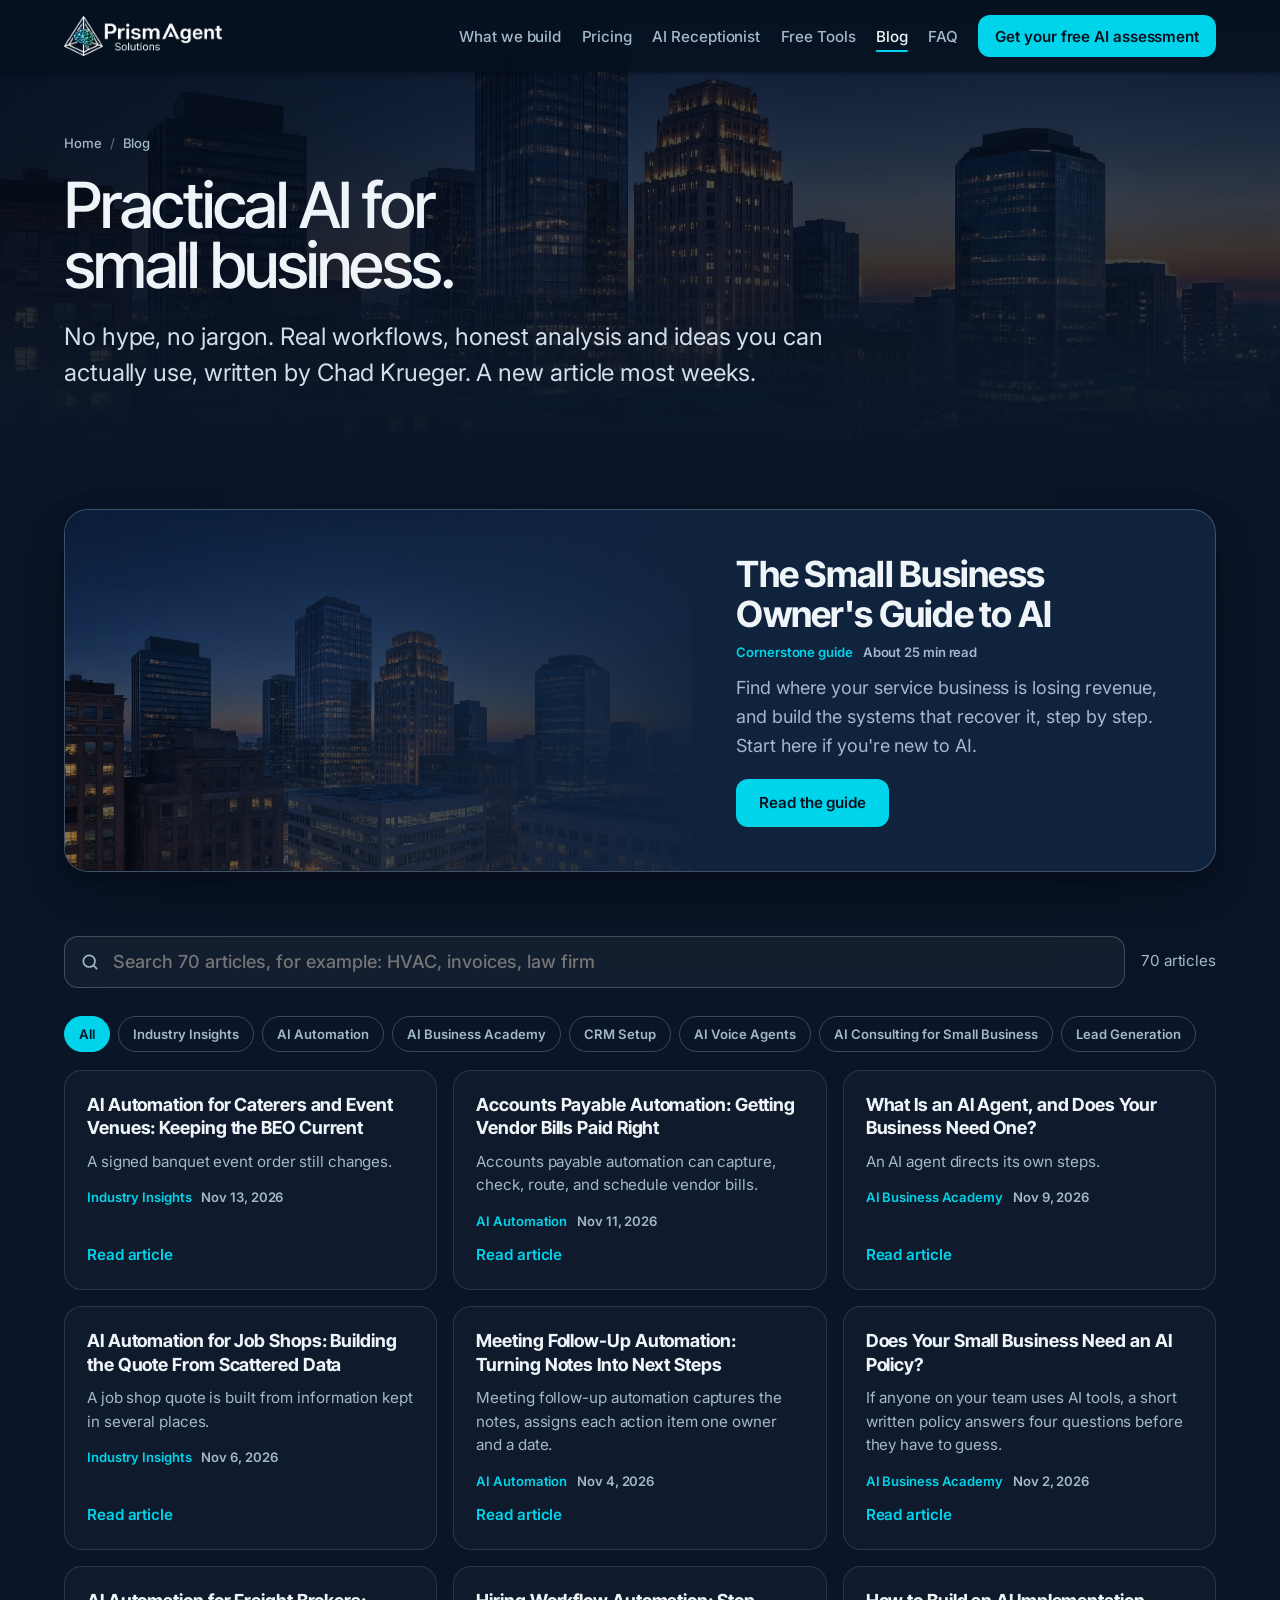
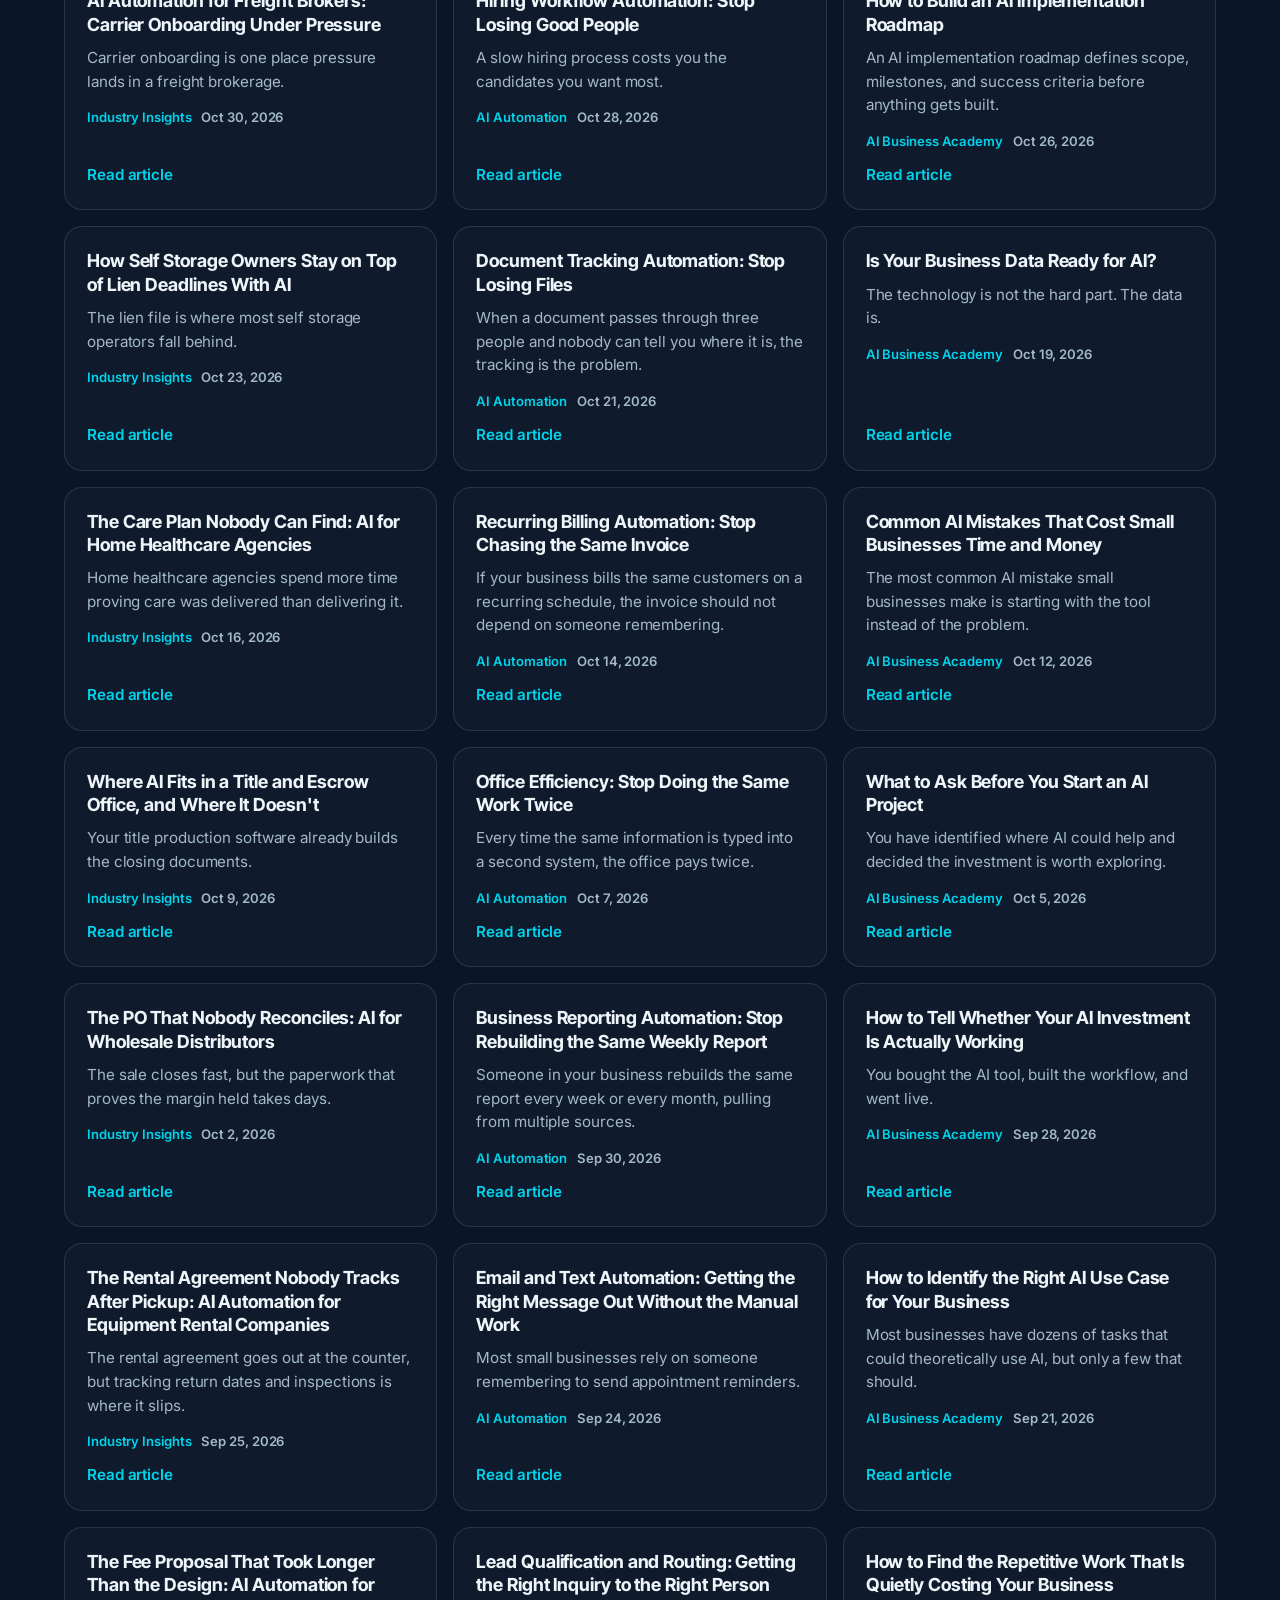
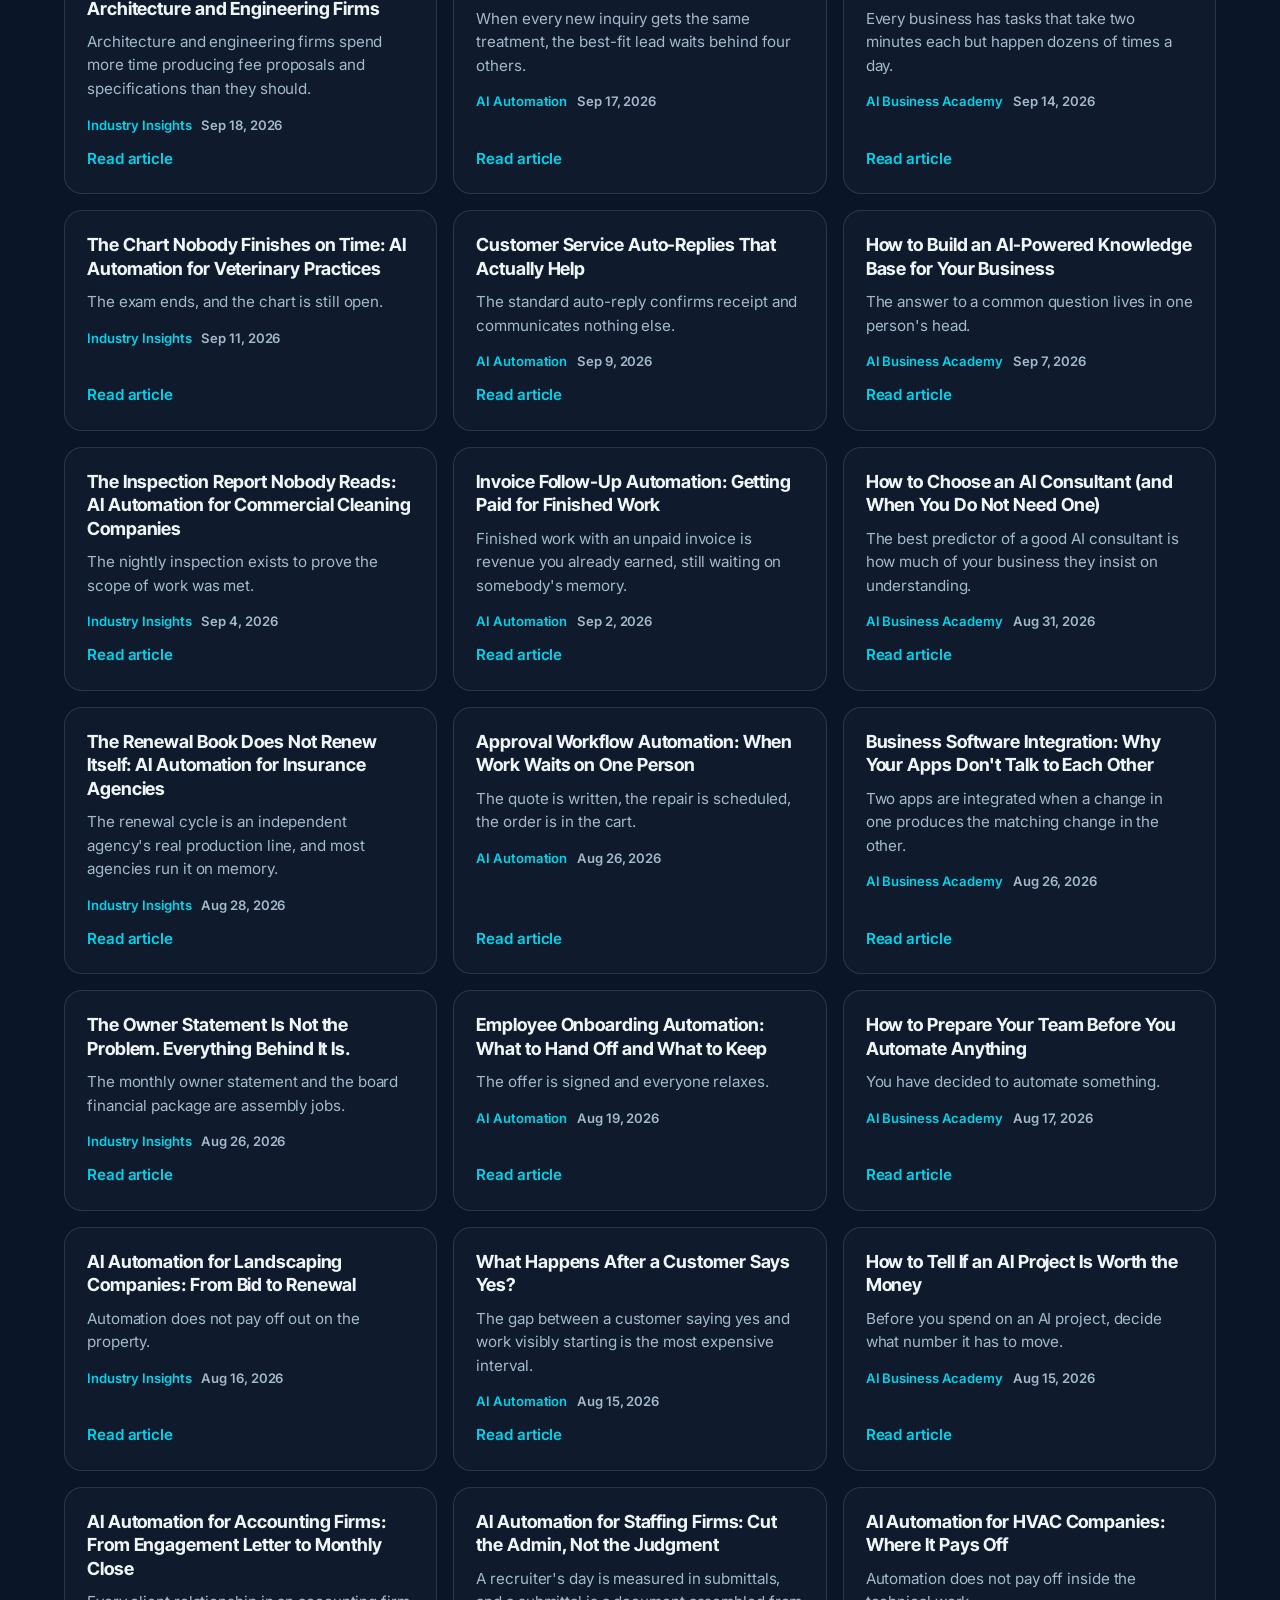
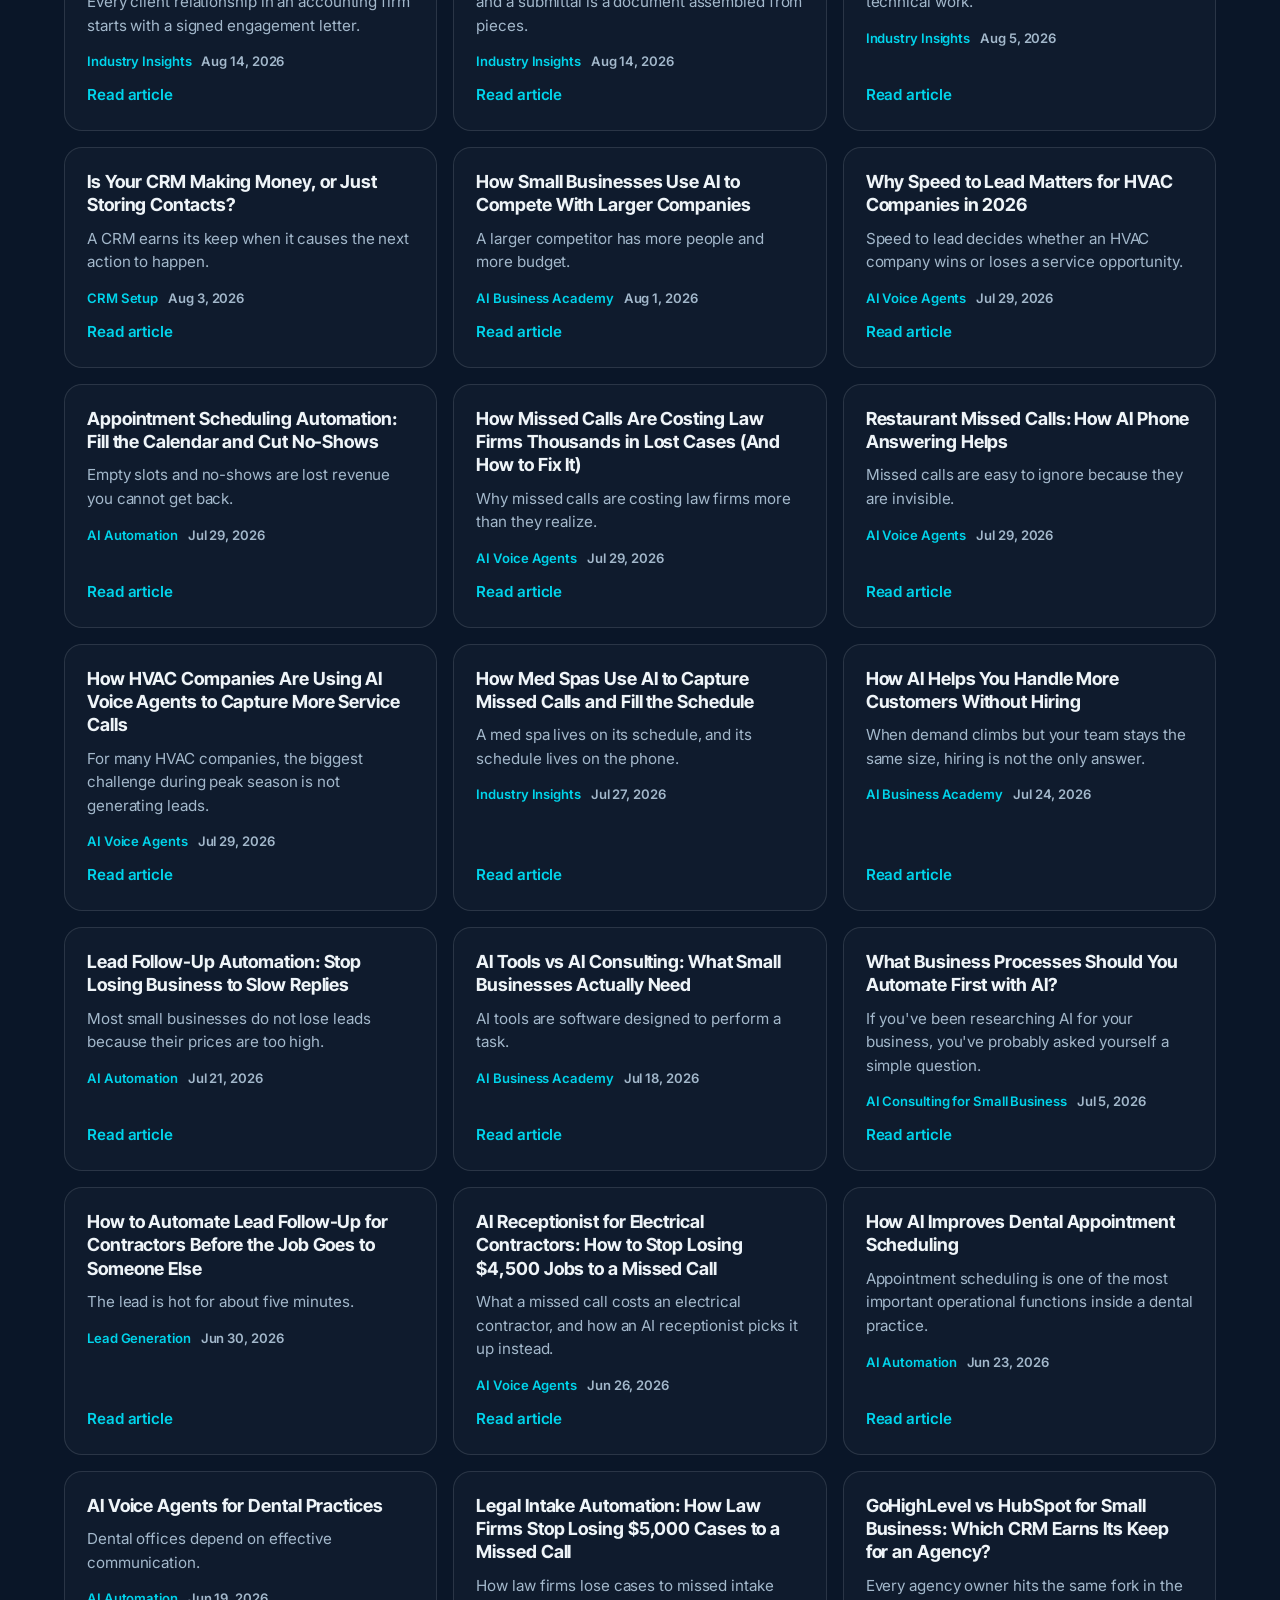
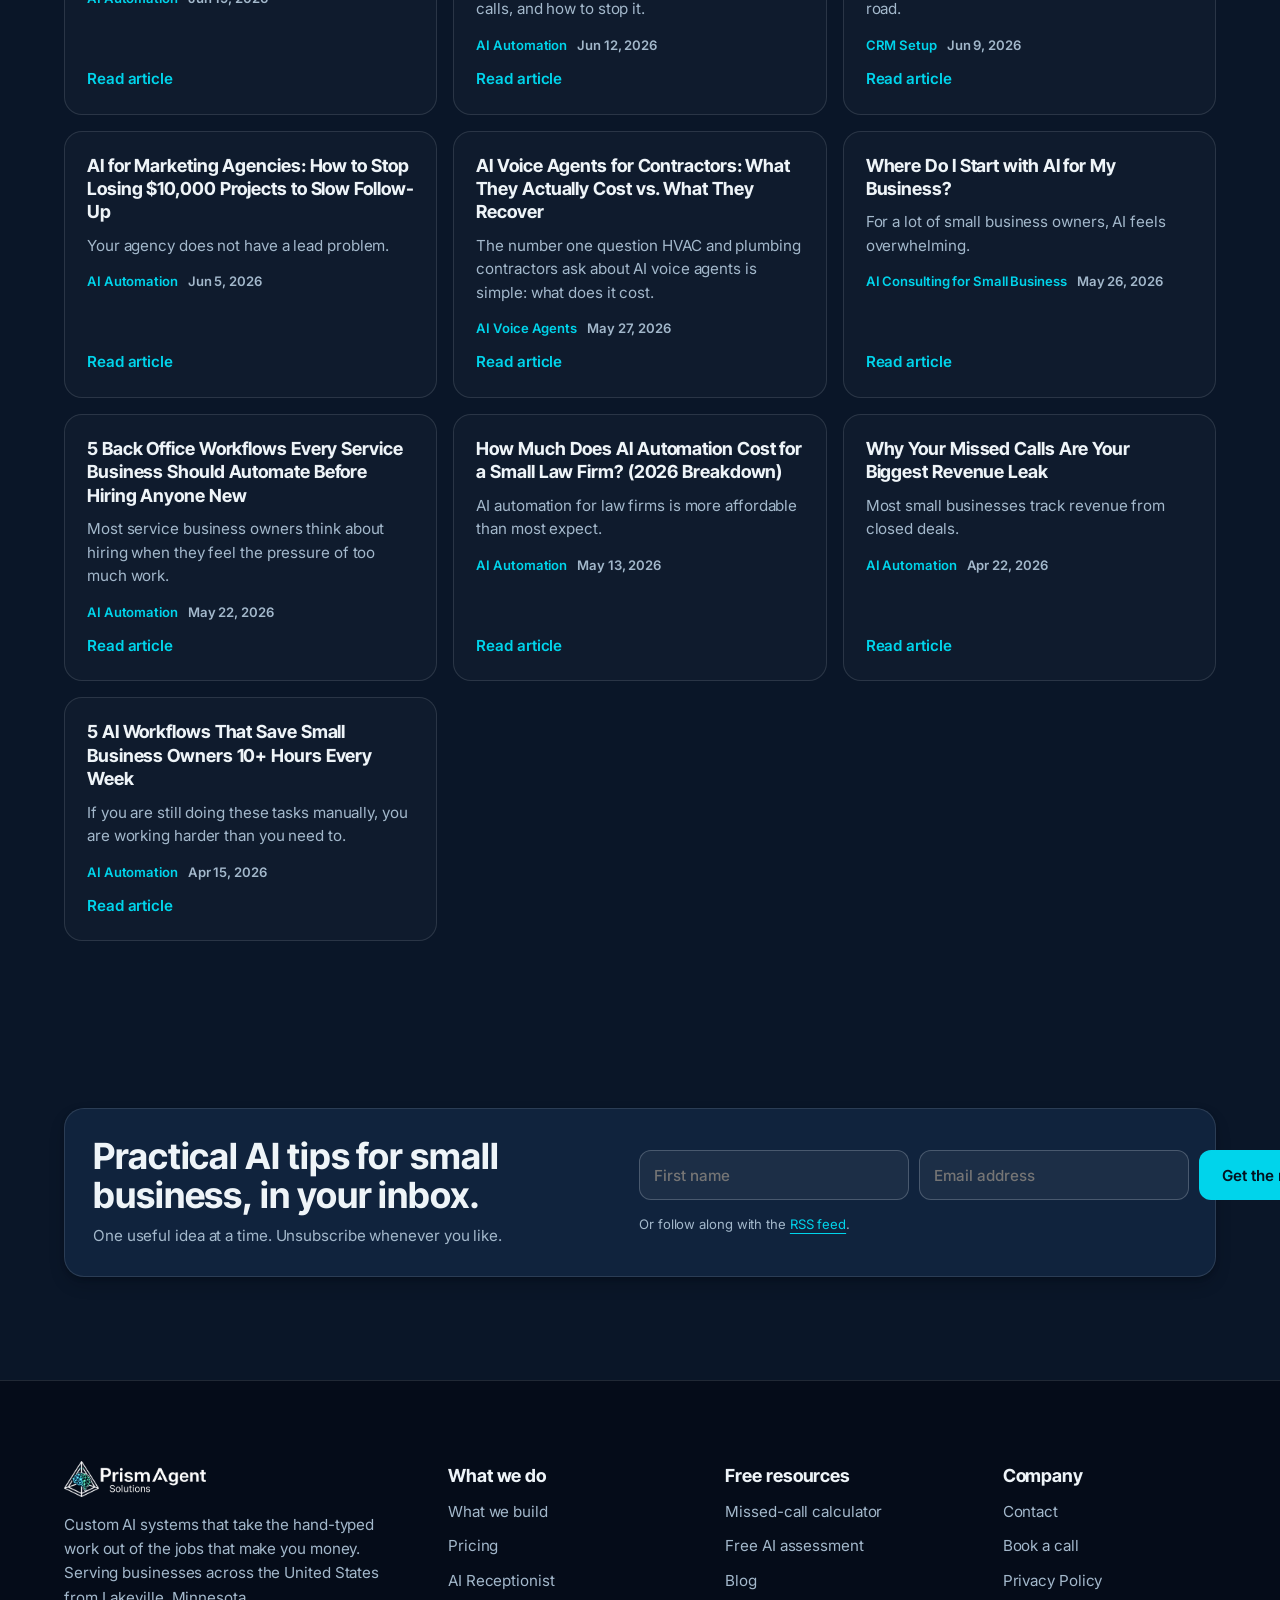
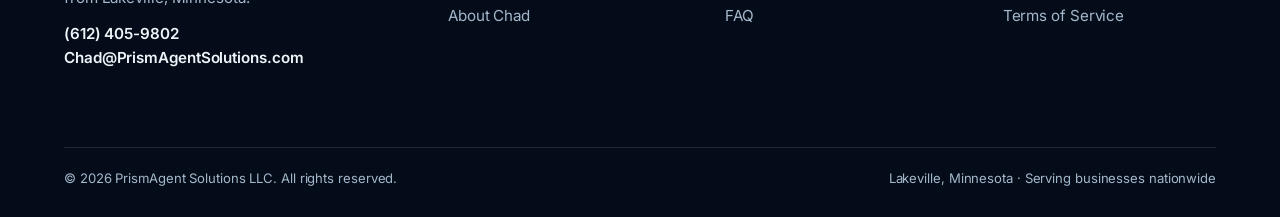
<file: blog/index.html>
<!doctype html>
<html lang="en" class="no-js">
<head>
<meta charset="utf-8">
<meta name="viewport" content="width=device-width, initial-scale=1, viewport-fit=cover">
<title>Practical AI for Small Business: The PrismAgent Blog</title>
<meta name="description" content="Practical AI for small business owners: real workflows, honest analysis and playbooks for contractors, law firms, clinics and agencies. No hype, no jargon.">
<link rel="canonical" href="https://www.prismagentsolutions.com/blog">
<meta name="robots" content="noindex, nofollow"><!-- DEMO-ONLY: remove on the live site -->
<meta property="og:type" content="website">
<meta property="og:site_name" content="PrismAgent Solutions">
<meta property="og:title" content="Practical AI for Small Business: The PrismAgent Blog">
<meta property="og:description" content="Practical AI for small business owners: real workflows, honest analysis and playbooks for contractors, law firms, clinics and agencies. No hype, no jargon.">
<meta property="og:url" content="https://www.prismagentsolutions.com/blog">
<meta property="og:image" content="https://www.prismagentsolutions.com/home/assets/og-image.jpg">
<meta property="og:image:width" content="1200"><meta property="og:image:height" content="630">
<meta property="og:image:alt" content="PrismAgent Solutions: a city skyline at night with lit office windows">
<meta name="twitter:card" content="summary_large_image">
<meta name="twitter:title" content="Practical AI for Small Business: The PrismAgent Blog">
<meta name="twitter:description" content="Practical AI for small business owners: real workflows, honest analysis and playbooks for contractors, law firms, clinics and agencies. No hype, no jargon.">
<meta name="twitter:image" content="https://www.prismagentsolutions.com/home/assets/og-image.jpg">
<meta name="theme-color" content="#0A1628">
<link rel="icon" href="data:image/svg+xml,<svg xmlns='http://www.w3.org/2000/svg' viewBox='0 0 32 32'><rect width='32' height='32' rx='7' fill='%230A1628'/><path d='M16 6 26 25H6Z' fill='none' stroke='%2300D4EB' stroke-width='2.4' stroke-linejoin='round'/></svg>">
<link rel="alternate" type="application/rss+xml" title="PrismAgent Solutions blog" href="https://www.prismagentsolutions.com/rss.xml">
<link rel="preconnect" href="https://fonts.googleapis.com">
<link rel="preconnect" href="https://fonts.gstatic.com" crossorigin>
<link href="https://fonts.googleapis.com/css2?family=Inter+Tight:wght@500;600;700;800&family=Inter:wght@400;500;600&display=swap" rel="stylesheet">
<link rel="stylesheet" href="../scrollcraft.css">
<link rel="stylesheet" href="../assets/site.css">
<script>document.documentElement.classList.remove("no-js")</script>
<noscript><style>[data-sc-in],[data-sc-stagger]>*,[data-sc-cue]{opacity:1!important;transform:none!important}</style></noscript>
<script type="application/ld+json">{"@context":"https://schema.org","@graph":[{"@type":["Organization","ProfessionalService"],"@id":"https://www.prismagentsolutions.com/#org","name":"PrismAgent Solutions","legalName":"PrismAgent Solutions LLC","url":"https://www.prismagentsolutions.com/","logo":"https://www.prismagentsolutions.com/home/assets/logo-dark.webp","image":"https://www.prismagentsolutions.com/home/assets/og-image.jpg","description":"PrismAgent Solutions builds custom AI systems for small and mid-size businesses across the United States: automated reports, proposals and work orders, numbers pulled out of old software into dashboards owners actually read, and calls and leads answered day or night. Built inside the tools you already use, checked by your people, measured in dollars.","telephone":"+1-612-405-9802","email":"Chad@PrismAgentSolutions.com","address":{"@type":"PostalAddress","addressLocality":"Lakeville","addressRegion":"MN","addressCountry":"US"},"areaServed":{"@type":"Country","name":"United States"},"founder":{"@id":"https://www.prismagentsolutions.com/#chad"},"knowsAbout":["AI automation for small business","AI voice agents","AI receptionist","document automation","proposal automation","business reporting automation","private AI","GoHighLevel CRM","n8n workflow automation"]},{"@type":"WebSite","@id":"https://www.prismagentsolutions.com/#website","url":"https://www.prismagentsolutions.com/","name":"PrismAgent Solutions","publisher":{"@id":"https://www.prismagentsolutions.com/#org"},"inLanguage":"en-US"},{"@type":"Person","@id":"https://www.prismagentsolutions.com/#chad","name":"Chad Krueger","jobTitle":"Founder","worksFor":{"@id":"https://www.prismagentsolutions.com/#org"},"url":"https://www.prismagentsolutions.com/#about"},{"@type":"Blog","@id":"https://www.prismagentsolutions.com/blog#blog","name":"PrismAgent Solutions Blog","url":"https://www.prismagentsolutions.com/blog","description":"Practical AI for small business: real workflows, honest analysis and ideas you can use.","publisher":{"@id":"https://www.prismagentsolutions.com/#org"},"blogPost":[{"@type":"BlogPosting","headline":"AI Automation for Caterers and Event Venues: Keeping the BEO Current","url":"https://www.prismagentsolutions.com/blog/ai-automation-for-caterers-and-event-venues","datePublished":"2026-11-13","author":{"@id":"https://www.prismagentsolutions.com/#chad"}},{"@type":"BlogPosting","headline":"Accounts Payable Automation: Getting Vendor Bills Paid Right","url":"https://www.prismagentsolutions.com/blog/accounts-payable-automation","datePublished":"2026-11-11","author":{"@id":"https://www.prismagentsolutions.com/#chad"}},{"@type":"BlogPosting","headline":"What Is an AI Agent, and Does Your Business Need One?","url":"https://www.prismagentsolutions.com/blog/what-is-an-ai-agent","datePublished":"2026-11-09","author":{"@id":"https://www.prismagentsolutions.com/#chad"}},{"@type":"BlogPosting","headline":"AI Automation for Job Shops: Building the Quote From Scattered Data","url":"https://www.prismagentsolutions.com/blog/ai-automation-for-job-shops","datePublished":"2026-11-06","author":{"@id":"https://www.prismagentsolutions.com/#chad"}},{"@type":"BlogPosting","headline":"Meeting Follow-Up Automation: Turning Notes Into Next Steps","url":"https://www.prismagentsolutions.com/blog/meeting-follow-up-automation","datePublished":"2026-11-04","author":{"@id":"https://www.prismagentsolutions.com/#chad"}},{"@type":"BlogPosting","headline":"Does Your Small Business Need an AI Policy?","url":"https://www.prismagentsolutions.com/blog/ai-policy-for-small-business","datePublished":"2026-11-02","author":{"@id":"https://www.prismagentsolutions.com/#chad"}},{"@type":"BlogPosting","headline":"AI Automation for Freight Brokers: Carrier Onboarding Under Pressure","url":"https://www.prismagentsolutions.com/blog/ai-automation-freight-brokers","datePublished":"2026-10-30","author":{"@id":"https://www.prismagentsolutions.com/#chad"}},{"@type":"BlogPosting","headline":"Hiring Workflow Automation: Stop Losing Good People","url":"https://www.prismagentsolutions.com/blog/hiring-workflow-automation","datePublished":"2026-10-28","author":{"@id":"https://www.prismagentsolutions.com/#chad"}},{"@type":"BlogPosting","headline":"How to Build an AI Implementation Roadmap","url":"https://www.prismagentsolutions.com/blog/ai-implementation-roadmap-small-business","datePublished":"2026-10-26","author":{"@id":"https://www.prismagentsolutions.com/#chad"}},{"@type":"BlogPosting","headline":"How Self Storage Owners Stay on Top of Lien Deadlines With AI","url":"https://www.prismagentsolutions.com/blog/ai-automation-self-storage-operators","datePublished":"2026-10-23","author":{"@id":"https://www.prismagentsolutions.com/#chad"}},{"@type":"BlogPosting","headline":"Document Tracking Automation: Stop Losing Files","url":"https://www.prismagentsolutions.com/blog/document-tracking-automation","datePublished":"2026-10-21","author":{"@id":"https://www.prismagentsolutions.com/#chad"}},{"@type":"BlogPosting","headline":"Is Your Business Data Ready for AI?","url":"https://www.prismagentsolutions.com/blog/data-readiness-for-ai","datePublished":"2026-10-19","author":{"@id":"https://www.prismagentsolutions.com/#chad"}}]},{"@type":"BreadcrumbList","itemListElement":[{"@type":"ListItem","position":1,"name":"Home","item":"https://www.prismagentsolutions.com/"},{"@type":"ListItem","position":2,"name":"Blog","item":"https://www.prismagentsolutions.com/blog"}]}]}</script>
<style>
.filters { display: flex; gap: 8px; flex-wrap: wrap; margin: 0 0 18px; }
.chip { border: 1px solid var(--sc-hairline-strong); background: transparent; color: var(--sc-ink-soft); border-radius: 999px; padding: 9px 14px; font: 600 var(--sc-t-xs) var(--sc-font-text); cursor: pointer; }
.chip:hover { color: var(--sc-ink); border-color: var(--sc-ink-soft); }
.chip[aria-pressed="true"] { background: var(--sc-accent); border-color: var(--sc-accent); color: var(--sc-accent-ink); }
.tools { display: grid; grid-template-columns: minmax(0, 1fr) auto; gap: 16px; align-items: center; margin: 0 0 28px; }
.tools .search { margin: 0; }
.count { color: var(--sc-ink-soft); font-size: var(--sc-t-sm); }
.search { position: relative; }
.search input { width: 100%; min-height: 52px; padding: 0 18px 0 48px; border-radius: 14px; border: 1px solid var(--sc-hairline-strong); background: rgba(255,255,255,.04); color: var(--sc-ink); font: 500 var(--sc-t-base) var(--sc-font-text); }
.search input:focus { outline: 2px solid var(--sc-accent); }
.search svg { position: absolute; left: 16px; top: 50%; width: 20px; height: 20px; transform: translateY(-50%); color: var(--sc-ink-soft); }
.feature { display: grid; grid-template-columns: minmax(0, 1.2fr) minmax(0, 1fr); gap: 0; border-radius: 24px; overflow: hidden; border: 1px solid var(--sc-hairline-strong); background: var(--sc-surface); text-decoration: none; margin: 0 0 clamp(2.5rem, 5vw, 4rem); box-shadow: var(--sc-e3); }
.feature .art { position: relative; min-height: 300px; background: url(../assets/hero-plate.webp) 60% 60% / cover; }
.feature .art::after { content: ""; position: absolute; inset: 0; background: linear-gradient(90deg, rgba(10,22,40,.1), rgba(16,35,61,.95)), linear-gradient(180deg, rgba(5,12,25,.35), rgba(5,12,25,.35)); }
.feature .txt { padding: clamp(24px, 3.5vw, 44px); display: flex; flex-direction: column; justify-content: center; }
.feature h2 { margin: 0 0 10px; font: 700 var(--sc-t-xl)/1.12 var(--sc-font-display); letter-spacing: var(--sc-track-snug); }
.feature p { margin: 14px 0 18px; color: var(--sc-ink-soft); line-height: 1.6; }
.feature:hover h2 { color: #fff; text-decoration: underline; text-decoration-color: var(--sc-accent); text-underline-offset: 6px; }
.meta { font: 600 var(--sc-t-xs) var(--sc-font-text); color: var(--sc-ink-soft); display: flex; gap: 10px; flex-wrap: wrap; align-items: center; }
.meta .cat { color: var(--sc-accent); }
.grid { display: grid; grid-template-columns: repeat(3, minmax(0, 1fr)); gap: 16px; }
.post { display: flex; flex-direction: column; padding: 22px; border-radius: 18px; border: 1px solid var(--sc-hairline); background: rgba(255,255,255,.025); text-decoration: none; transition: border-color .15s ease, transform .15s ease, background-color .15s ease; }
.post:hover { border-color: color-mix(in oklab, var(--sc-accent) 50%, transparent); background: rgba(255,255,255,.045); transform: translateY(-2px); }
.post h3 { margin: 0 0 10px; font: 700 var(--sc-t-base)/1.3 var(--sc-font-display); }
.post p { margin: 0 0 16px; color: var(--sc-ink-soft); font-size: var(--sc-t-sm); line-height: 1.55; }
.post .meta { margin: 0 0 14px; }
.post .more { margin-top: auto; color: var(--sc-accent); font-weight: 600; font-size: var(--sc-t-sm); }
.empty { display: none; color: var(--sc-ink-soft); padding: 24px 0; }
.news { display: grid; grid-template-columns: minmax(0, 1fr) minmax(0, 1.1fr); gap: clamp(1.5rem, 4vw, 3rem); align-items: center; }
.news form { display: grid; grid-template-columns: 1fr 1.4fr auto; gap: 10px; }
.news input { min-height: 50px; padding: 0 14px; border-radius: 12px; border: 1px solid var(--sc-hairline-strong); background: rgba(255,255,255,.05); color: var(--sc-ink); font: 500 var(--sc-t-sm) var(--sc-font-text); }
.news .ok { grid-column: 1 / -1; margin: 4px 0 0; font-size: var(--sc-t-xs); color: var(--sc-ink-soft); }
@media (max-width: 1000px) { .grid { grid-template-columns: 1fr 1fr; } .feature { grid-template-columns: 1fr; } .feature .art { min-height: 180px; } .news { grid-template-columns: 1fr; } }
@media (max-width: 640px) { .grid { grid-template-columns: 1fr; } .tools { grid-template-columns: 1fr; } .news form { grid-template-columns: 1fr; } }
</style>
</head>
<body>
<a class="skip" href="#main">Skip to content</a>
<header class="site-bar is-page" id="bar">
  <a class="mark" href="../index.html" aria-label="PrismAgent Solutions, home"><img src="../assets/logo-white.webp" width="379" height="96" alt="PrismAgent Solutions"></a>
  <nav aria-label="Main">
    <a class="nav-link" href="../index.html#build">What we build</a>
    <a class="nav-link" href="../index.html#start">Pricing</a>
    <a class="nav-link" href="../ai-receptionist.html">AI Receptionist</a>
    <a class="nav-link" href="../missed-call-calculator.html">Free Tools</a>
    <a class="nav-link" href="../blog/index.html" aria-current="page">Blog</a>
    <a class="nav-link" href="../faq.html">FAQ</a>
    <a class="btn btn--accent" href="../missed-call-calculator.html#assessment" data-assess><span class="long">Get your free AI assessment</span><span class="short">Free assessment</span></a>
  </nav>
  <button class="menu-btn" id="menuOpen" type="button" aria-label="Open menu" aria-expanded="false" aria-controls="sheet"><svg viewBox="0 0 24 24" fill="none" stroke="currentColor" stroke-width="2" stroke-linecap="round"><path d="M4 7h16M4 12h16M4 17h16"/></svg></button>
</header>
<div class="sheet" id="sheet" role="dialog" aria-modal="true" aria-label="Menu">
  <div class="sheet__top"><img src="../assets/logo-white.webp" width="379" height="96" alt="PrismAgent Solutions"><button class="menu-btn" id="menuClose" type="button" aria-label="Close menu" style="display:inline-grid;place-items:center"><svg viewBox="0 0 24 24" fill="none" stroke="currentColor" stroke-width="2" stroke-linecap="round"><path d="M6 6l12 12M18 6 6 18"/></svg></button></div>
  <ul>
      <li><a href="../index.html#build">What we build</a></li>
      <li><a href="../index.html#start">Pricing</a></li>
      <li><a href="../index.html#about">About Chad</a></li>
      <li><a href="../ai-receptionist.html">AI Receptionist</a></li>
      <li><a href="../missed-call-calculator.html">Free Tools</a></li>
      <li><a href="../blog/index.html">Blog</a></li>
      <li><a href="../faq.html">FAQ</a></li>
      <li><a href="../index.html#contact">Contact</a></li>
  </ul>
  <a class="btn btn--accent" href="../missed-call-calculator.html#assessment" data-assess>Get your free AI assessment</a>
  <p class="call">Or call <a href="tel:+16124059802">(612) 405-9802</a></p>
</div>

<main id="main">
  <section class="page-hero">
    <div class="page-hero__sky" aria-hidden="true">
      <picture><source media="(max-width: 700px)" srcset="../assets/hero-plate-m.webp"><img src="../assets/hero-plate.webp" alt="" fetchpriority="high"></picture>
      <picture><source media="(max-width: 700px)" srcset="../assets/hero-lights-m.webp"><img class="lights" src="../assets/hero-lights.webp" alt=""></picture>
    </div>
    <div class="sc-wrap">
      <nav class="crumbs" aria-label="Breadcrumb"><a href="../index.html">Home</a><span aria-hidden="true">/</span><span>Blog</span></nav>
            <h1 class="sc-display sc-display--lg">Practical AI for small business.</h1>
      <p class="sc-body">No hype, no jargon. Real workflows, honest analysis and ideas you can actually use, written by Chad Krueger. A new article most weeks.</p>
    </div>
  </section>
  <section class="section--tight">
    <div class="sc-wrap">
      <a class="feature" href="small-business-owners-guide-to-ai.html">
        <span class="art" aria-hidden="true"></span>
        <span class="txt">
          <h2>The Small Business Owner's Guide to AI</h2>
          <span class="meta"><span class="cat">Cornerstone guide</span><span>About 25 min read</span></span>
          <p>Find where your service business is losing revenue, and build the systems that recover it, step by step. Start here if you're new to AI.</p>
          <span class="btn btn--accent" style="align-self:flex-start">Read the guide</span>
        </span>
      </a>
      <div class="tools">
        <div class="search" role="search">
          <svg viewBox="0 0 24 24" fill="none" stroke="currentColor" stroke-width="2" stroke-linecap="round" aria-hidden="true"><circle cx="11" cy="11" r="7"/><path d="m20 20-3.5-3.5"/></svg>
          <label class="vh" for="q">Search articles</label>
          <input id="q" type="search" placeholder="Search 70 articles, for example: HVAC, invoices, law firm" autocomplete="off">
        </div>
        <span class="count" id="count" aria-live="polite">70 articles</span>
      </div>
      <div class="filters" role="group" aria-label="Filter by topic"><button class="chip" type="button" aria-pressed="true" data-cat="">All</button><button class="chip" type="button" aria-pressed="false" data-cat="Industry Insights">Industry Insights</button><button class="chip" type="button" aria-pressed="false" data-cat="AI Automation">AI Automation</button><button class="chip" type="button" aria-pressed="false" data-cat="AI Business Academy">AI Business Academy</button><button class="chip" type="button" aria-pressed="false" data-cat="CRM Setup">CRM Setup</button><button class="chip" type="button" aria-pressed="false" data-cat="AI Voice Agents">AI Voice Agents</button><button class="chip" type="button" aria-pressed="false" data-cat="AI Consulting for Small Business">AI Consulting for Small Business</button><button class="chip" type="button" aria-pressed="false" data-cat="Lead Generation">Lead Generation</button></div>
      <div class="grid" id="grid">
      <a class="post" href="https://www.prismagentsolutions.com/blog/ai-automation-for-caterers-and-event-venues" data-cat="Industry Insights"><h3>AI Automation for Caterers and Event Venues: Keeping the BEO Current</h3><p>A signed banquet event order still changes.</p><span class="meta"><span class="cat">Industry Insights</span><time datetime="2026-11-13">Nov 13, 2026</time></span><span class="more">Read article</span></a>
      <a class="post" href="https://www.prismagentsolutions.com/blog/accounts-payable-automation" data-cat="AI Automation"><h3>Accounts Payable Automation: Getting Vendor Bills Paid Right</h3><p>Accounts payable automation can capture, check, route, and schedule vendor bills.</p><span class="meta"><span class="cat">AI Automation</span><time datetime="2026-11-11">Nov 11, 2026</time></span><span class="more">Read article</span></a>
      <a class="post" href="https://www.prismagentsolutions.com/blog/what-is-an-ai-agent" data-cat="AI Business Academy"><h3>What Is an AI Agent, and Does Your Business Need One?</h3><p>An AI agent directs its own steps.</p><span class="meta"><span class="cat">AI Business Academy</span><time datetime="2026-11-09">Nov 9, 2026</time></span><span class="more">Read article</span></a>
      <a class="post" href="https://www.prismagentsolutions.com/blog/ai-automation-for-job-shops" data-cat="Industry Insights"><h3>AI Automation for Job Shops: Building the Quote From Scattered Data</h3><p>A job shop quote is built from information kept in several places.</p><span class="meta"><span class="cat">Industry Insights</span><time datetime="2026-11-06">Nov 6, 2026</time></span><span class="more">Read article</span></a>
      <a class="post" href="https://www.prismagentsolutions.com/blog/meeting-follow-up-automation" data-cat="AI Automation"><h3>Meeting Follow-Up Automation: Turning Notes Into Next Steps</h3><p>Meeting follow-up automation captures the notes, assigns each action item one owner and a date.</p><span class="meta"><span class="cat">AI Automation</span><time datetime="2026-11-04">Nov 4, 2026</time></span><span class="more">Read article</span></a>
      <a class="post" href="https://www.prismagentsolutions.com/blog/ai-policy-for-small-business" data-cat="AI Business Academy"><h3>Does Your Small Business Need an AI Policy?</h3><p>If anyone on your team uses AI tools, a short written policy answers four questions before they have to guess.</p><span class="meta"><span class="cat">AI Business Academy</span><time datetime="2026-11-02">Nov 2, 2026</time></span><span class="more">Read article</span></a>
      <a class="post" href="https://www.prismagentsolutions.com/blog/ai-automation-freight-brokers" data-cat="Industry Insights"><h3>AI Automation for Freight Brokers: Carrier Onboarding Under Pressure</h3><p>Carrier onboarding is one place pressure lands in a freight brokerage.</p><span class="meta"><span class="cat">Industry Insights</span><time datetime="2026-10-30">Oct 30, 2026</time></span><span class="more">Read article</span></a>
      <a class="post" href="https://www.prismagentsolutions.com/blog/hiring-workflow-automation" data-cat="AI Automation"><h3>Hiring Workflow Automation: Stop Losing Good People</h3><p>A slow hiring process costs you the candidates you want most.</p><span class="meta"><span class="cat">AI Automation</span><time datetime="2026-10-28">Oct 28, 2026</time></span><span class="more">Read article</span></a>
      <a class="post" href="https://www.prismagentsolutions.com/blog/ai-implementation-roadmap-small-business" data-cat="AI Business Academy"><h3>How to Build an AI Implementation Roadmap</h3><p>An AI implementation roadmap defines scope, milestones, and success criteria before anything gets built.</p><span class="meta"><span class="cat">AI Business Academy</span><time datetime="2026-10-26">Oct 26, 2026</time></span><span class="more">Read article</span></a>
      <a class="post" href="https://www.prismagentsolutions.com/blog/ai-automation-self-storage-operators" data-cat="Industry Insights"><h3>How Self Storage Owners Stay on Top of Lien Deadlines With AI</h3><p>The lien file is where most self storage operators fall behind.</p><span class="meta"><span class="cat">Industry Insights</span><time datetime="2026-10-23">Oct 23, 2026</time></span><span class="more">Read article</span></a>
      <a class="post" href="https://www.prismagentsolutions.com/blog/document-tracking-automation" data-cat="AI Automation"><h3>Document Tracking Automation: Stop Losing Files</h3><p>When a document passes through three people and nobody can tell you where it is, the tracking is the problem.</p><span class="meta"><span class="cat">AI Automation</span><time datetime="2026-10-21">Oct 21, 2026</time></span><span class="more">Read article</span></a>
      <a class="post" href="https://www.prismagentsolutions.com/blog/data-readiness-for-ai" data-cat="AI Business Academy"><h3>Is Your Business Data Ready for AI?</h3><p>The technology is not the hard part. The data is.</p><span class="meta"><span class="cat">AI Business Academy</span><time datetime="2026-10-19">Oct 19, 2026</time></span><span class="more">Read article</span></a>
      <a class="post" href="https://www.prismagentsolutions.com/blog/ai-automation-for-home-healthcare-agencies" data-cat="Industry Insights"><h3>The Care Plan Nobody Can Find: AI for Home Healthcare Agencies</h3><p>Home healthcare agencies spend more time proving care was delivered than delivering it.</p><span class="meta"><span class="cat">Industry Insights</span><time datetime="2026-10-16">Oct 16, 2026</time></span><span class="more">Read article</span></a>
      <a class="post" href="https://www.prismagentsolutions.com/blog/recurring-billing-automation" data-cat="AI Automation"><h3>Recurring Billing Automation: Stop Chasing the Same Invoice</h3><p>If your business bills the same customers on a recurring schedule, the invoice should not depend on someone remembering.</p><span class="meta"><span class="cat">AI Automation</span><time datetime="2026-10-14">Oct 14, 2026</time></span><span class="more">Read article</span></a>
      <a class="post" href="https://www.prismagentsolutions.com/blog/common-ai-mistakes-small-business" data-cat="AI Business Academy"><h3>Common AI Mistakes That Cost Small Businesses Time and Money</h3><p>The most common AI mistake small businesses make is starting with the tool instead of the problem.</p><span class="meta"><span class="cat">AI Business Academy</span><time datetime="2026-10-12">Oct 12, 2026</time></span><span class="more">Read article</span></a>
      <a class="post" href="https://www.prismagentsolutions.com/blog/ai-automation-for-title-and-escrow" data-cat="Industry Insights"><h3>Where AI Fits in a Title and Escrow Office, and Where It Doesn&#x27;t</h3><p>Your title production software already builds the closing documents.</p><span class="meta"><span class="cat">Industry Insights</span><time datetime="2026-10-09">Oct 9, 2026</time></span><span class="more">Read article</span></a>
      <a class="post" href="https://www.prismagentsolutions.com/blog/office-efficiency-automation" data-cat="AI Automation"><h3>Office Efficiency: Stop Doing the Same Work Twice</h3><p>Every time the same information is typed into a second system, the office pays twice.</p><span class="meta"><span class="cat">AI Automation</span><time datetime="2026-10-07">Oct 7, 2026</time></span><span class="more">Read article</span></a>
      <a class="post" href="https://www.prismagentsolutions.com/blog/what-to-ask-before-starting-ai-project" data-cat="AI Business Academy"><h3>What to Ask Before You Start an AI Project</h3><p>You have identified where AI could help and decided the investment is worth exploring.</p><span class="meta"><span class="cat">AI Business Academy</span><time datetime="2026-10-05">Oct 5, 2026</time></span><span class="more">Read article</span></a>
      <a class="post" href="https://www.prismagentsolutions.com/blog/ai-automation-wholesale-distribution" data-cat="Industry Insights"><h3>The PO That Nobody Reconciles: AI for Wholesale Distributors</h3><p>The sale closes fast, but the paperwork that proves the margin held takes days.</p><span class="meta"><span class="cat">Industry Insights</span><time datetime="2026-10-02">Oct 2, 2026</time></span><span class="more">Read article</span></a>
      <a class="post" href="https://www.prismagentsolutions.com/blog/business-reporting-automation" data-cat="AI Automation"><h3>Business Reporting Automation: Stop Rebuilding the Same Weekly Report</h3><p>Someone in your business rebuilds the same report every week or every month, pulling from multiple sources.</p><span class="meta"><span class="cat">AI Automation</span><time datetime="2026-09-30">Sep 30, 2026</time></span><span class="more">Read article</span></a>
      <a class="post" href="https://www.prismagentsolutions.com/blog/is-my-ai-investment-working" data-cat="AI Business Academy"><h3>How to Tell Whether Your AI Investment Is Actually Working</h3><p>You bought the AI tool, built the workflow, and went live.</p><span class="meta"><span class="cat">AI Business Academy</span><time datetime="2026-09-28">Sep 28, 2026</time></span><span class="more">Read article</span></a>
      <a class="post" href="https://www.prismagentsolutions.com/blog/ai-automation-equipment-rental-companies" data-cat="Industry Insights"><h3>The Rental Agreement Nobody Tracks After Pickup: AI Automation for Equipment Rental Companies</h3><p>The rental agreement goes out at the counter, but tracking return dates and inspections is where it slips.</p><span class="meta"><span class="cat">Industry Insights</span><time datetime="2026-09-25">Sep 25, 2026</time></span><span class="more">Read article</span></a>
      <a class="post" href="https://www.prismagentsolutions.com/blog/email-text-automation-small-business" data-cat="AI Automation"><h3>Email and Text Automation: Getting the Right Message Out Without the Manual Work</h3><p>Most small businesses rely on someone remembering to send appointment reminders.</p><span class="meta"><span class="cat">AI Automation</span><time datetime="2026-09-24">Sep 24, 2026</time></span><span class="more">Read article</span></a>
      <a class="post" href="https://www.prismagentsolutions.com/blog/identify-ai-use-case-small-business" data-cat="AI Business Academy"><h3>How to Identify the Right AI Use Case for Your Business</h3><p>Most businesses have dozens of tasks that could theoretically use AI, but only a few that should.</p><span class="meta"><span class="cat">AI Business Academy</span><time datetime="2026-09-21">Sep 21, 2026</time></span><span class="more">Read article</span></a>
      <a class="post" href="https://www.prismagentsolutions.com/blog/ai-automation-architecture-engineering-firms" data-cat="Industry Insights"><h3>The Fee Proposal That Took Longer Than the Design: AI Automation for Architecture and Engineering Firms</h3><p>Architecture and engineering firms spend more time producing fee proposals and specifications than they should.</p><span class="meta"><span class="cat">Industry Insights</span><time datetime="2026-09-18">Sep 18, 2026</time></span><span class="more">Read article</span></a>
      <a class="post" href="https://www.prismagentsolutions.com/blog/lead-qualification-and-routing" data-cat="AI Automation"><h3>Lead Qualification and Routing: Getting the Right Inquiry to the Right Person</h3><p>When every new inquiry gets the same treatment, the best-fit lead waits behind four others.</p><span class="meta"><span class="cat">AI Automation</span><time datetime="2026-09-17">Sep 17, 2026</time></span><span class="more">Read article</span></a>
      <a class="post" href="https://www.prismagentsolutions.com/blog/find-repetitive-work-costing-your-business" data-cat="AI Business Academy"><h3>How to Find the Repetitive Work That Is Quietly Costing Your Business</h3><p>Every business has tasks that take two minutes each but happen dozens of times a day.</p><span class="meta"><span class="cat">AI Business Academy</span><time datetime="2026-09-14">Sep 14, 2026</time></span><span class="more">Read article</span></a>
      <a class="post" href="https://www.prismagentsolutions.com/blog/ai-automation-for-veterinary-practices" data-cat="Industry Insights"><h3>The Chart Nobody Finishes on Time: AI Automation for Veterinary Practices</h3><p>The exam ends, and the chart is still open.</p><span class="meta"><span class="cat">Industry Insights</span><time datetime="2026-09-11">Sep 11, 2026</time></span><span class="more">Read article</span></a>
      <a class="post" href="https://www.prismagentsolutions.com/blog/customer-service-auto-replies" data-cat="AI Automation"><h3>Customer Service Auto-Replies That Actually Help</h3><p>The standard auto-reply confirms receipt and communicates nothing else.</p><span class="meta"><span class="cat">AI Automation</span><time datetime="2026-09-09">Sep 9, 2026</time></span><span class="more">Read article</span></a>
      <a class="post" href="https://www.prismagentsolutions.com/blog/knowledge-base-automation-small-business" data-cat="AI Business Academy"><h3>How to Build an AI-Powered Knowledge Base for Your Business</h3><p>The answer to a common question lives in one person&#x27;s head.</p><span class="meta"><span class="cat">AI Business Academy</span><time datetime="2026-09-07">Sep 7, 2026</time></span><span class="more">Read article</span></a>
      <a class="post" href="https://www.prismagentsolutions.com/blog/ai-automation-for-commercial-cleaning" data-cat="Industry Insights"><h3>The Inspection Report Nobody Reads: AI Automation for Commercial Cleaning Companies</h3><p>The nightly inspection exists to prove the scope of work was met.</p><span class="meta"><span class="cat">Industry Insights</span><time datetime="2026-09-04">Sep 4, 2026</time></span><span class="more">Read article</span></a>
      <a class="post" href="https://www.prismagentsolutions.com/blog/invoice-follow-up-automation" data-cat="AI Automation"><h3>Invoice Follow-Up Automation: Getting Paid for Finished Work</h3><p>Finished work with an unpaid invoice is revenue you already earned, still waiting on somebody&#x27;s memory.</p><span class="meta"><span class="cat">AI Automation</span><time datetime="2026-09-02">Sep 2, 2026</time></span><span class="more">Read article</span></a>
      <a class="post" href="https://www.prismagentsolutions.com/blog/how-to-choose-an-ai-consultant" data-cat="AI Business Academy"><h3>How to Choose an AI Consultant (and When You Do Not Need One)</h3><p>The best predictor of a good AI consultant is how much of your business they insist on understanding.</p><span class="meta"><span class="cat">AI Business Academy</span><time datetime="2026-08-31">Aug 31, 2026</time></span><span class="more">Read article</span></a>
      <a class="post" href="https://www.prismagentsolutions.com/blog/ai-automation-for-insurance-agencies" data-cat="Industry Insights"><h3>The Renewal Book Does Not Renew Itself: AI Automation for Insurance Agencies</h3><p>The renewal cycle is an independent agency&#x27;s real production line, and most agencies run it on memory.</p><span class="meta"><span class="cat">Industry Insights</span><time datetime="2026-08-28">Aug 28, 2026</time></span><span class="more">Read article</span></a>
      <a class="post" href="https://www.prismagentsolutions.com/blog/approval-workflow-automation" data-cat="AI Automation"><h3>Approval Workflow Automation: When Work Waits on One Person</h3><p>The quote is written, the repair is scheduled, the order is in the cart.</p><span class="meta"><span class="cat">AI Automation</span><time datetime="2026-08-26">Aug 26, 2026</time></span><span class="more">Read article</span></a>
      <a class="post" href="https://www.prismagentsolutions.com/blog/business-software-integration-small-business" data-cat="AI Business Academy"><h3>Business Software Integration: Why Your Apps Don&#x27;t Talk to Each Other</h3><p>Two apps are integrated when a change in one produces the matching change in the other.</p><span class="meta"><span class="cat">AI Business Academy</span><time datetime="2026-08-26">Aug 26, 2026</time></span><span class="more">Read article</span></a>
      <a class="post" href="https://www.prismagentsolutions.com/blog/property-management-automation" data-cat="Industry Insights"><h3>The Owner Statement Is Not the Problem. Everything Behind It Is.</h3><p>The monthly owner statement and the board financial package are assembly jobs.</p><span class="meta"><span class="cat">Industry Insights</span><time datetime="2026-08-26">Aug 26, 2026</time></span><span class="more">Read article</span></a>
      <a class="post" href="https://www.prismagentsolutions.com/blog/employee-onboarding-automation" data-cat="AI Automation"><h3>Employee Onboarding Automation: What to Hand Off and What to Keep</h3><p>The offer is signed and everyone relaxes.</p><span class="meta"><span class="cat">AI Automation</span><time datetime="2026-08-19">Aug 19, 2026</time></span><span class="more">Read article</span></a>
      <a class="post" href="https://www.prismagentsolutions.com/blog/prepare-your-team-for-ai" data-cat="AI Business Academy"><h3>How to Prepare Your Team Before You Automate Anything</h3><p>You have decided to automate something.</p><span class="meta"><span class="cat">AI Business Academy</span><time datetime="2026-08-17">Aug 17, 2026</time></span><span class="more">Read article</span></a>
      <a class="post" href="https://www.prismagentsolutions.com/blog/ai-automation-for-landscaping-companies" data-cat="Industry Insights"><h3>AI Automation for Landscaping Companies: From Bid to Renewal</h3><p>Automation does not pay off out on the property.</p><span class="meta"><span class="cat">Industry Insights</span><time datetime="2026-08-16">Aug 16, 2026</time></span><span class="more">Read article</span></a>
      <a class="post" href="https://www.prismagentsolutions.com/blog/client-onboarding-automation" data-cat="AI Automation"><h3>What Happens After a Customer Says Yes?</h3><p>The gap between a customer saying yes and work visibly starting is the most expensive interval.</p><span class="meta"><span class="cat">AI Automation</span><time datetime="2026-08-15">Aug 15, 2026</time></span><span class="more">Read article</span></a>
      <a class="post" href="https://www.prismagentsolutions.com/blog/is-an-ai-project-worth-it" data-cat="AI Business Academy"><h3>How to Tell If an AI Project Is Worth the Money</h3><p>Before you spend on an AI project, decide what number it has to move.</p><span class="meta"><span class="cat">AI Business Academy</span><time datetime="2026-08-15">Aug 15, 2026</time></span><span class="more">Read article</span></a>
      <a class="post" href="https://www.prismagentsolutions.com/blog/ai-automation-for-accounting-firms" data-cat="Industry Insights"><h3>AI Automation for Accounting Firms: From Engagement Letter to Monthly Close</h3><p>Every client relationship in an accounting firm starts with a signed engagement letter.</p><span class="meta"><span class="cat">Industry Insights</span><time datetime="2026-08-14">Aug 14, 2026</time></span><span class="more">Read article</span></a>
      <a class="post" href="https://www.prismagentsolutions.com/blog/ai-automation-for-staffing-firms" data-cat="Industry Insights"><h3>AI Automation for Staffing Firms: Cut the Admin, Not the Judgment</h3><p>A recruiter&#x27;s day is measured in submittals, and a submittal is a document assembled from pieces.</p><span class="meta"><span class="cat">Industry Insights</span><time datetime="2026-08-14">Aug 14, 2026</time></span><span class="more">Read article</span></a>
      <a class="post" href="https://www.prismagentsolutions.com/blog/ai-automation-for-hvac-companies" data-cat="Industry Insights"><h3>AI Automation for HVAC Companies: Where It Pays Off</h3><p>Automation does not pay off inside the technical work.</p><span class="meta"><span class="cat">Industry Insights</span><time datetime="2026-08-05">Aug 5, 2026</time></span><span class="more">Read article</span></a>
      <a class="post" href="https://www.prismagentsolutions.com/blog/crm-automation-small-business" data-cat="CRM Setup"><h3>Is Your CRM Making Money, or Just Storing Contacts?</h3><p>A CRM earns its keep when it causes the next action to happen.</p><span class="meta"><span class="cat">CRM Setup</span><time datetime="2026-08-03">Aug 3, 2026</time></span><span class="more">Read article</span></a>
      <a class="post" href="https://www.prismagentsolutions.com/blog/ai-compete-with-larger-companies" data-cat="AI Business Academy"><h3>How Small Businesses Use AI to Compete With Larger Companies</h3><p>A larger competitor has more people and more budget.</p><span class="meta"><span class="cat">AI Business Academy</span><time datetime="2026-08-01">Aug 1, 2026</time></span><span class="more">Read article</span></a>
      <a class="post" href="https://www.prismagentsolutions.com/blog/hvac-speed-to-lead" data-cat="AI Voice Agents"><h3>Why Speed to Lead Matters for HVAC Companies in 2026</h3><p>Speed to lead decides whether an HVAC company wins or loses a service opportunity.</p><span class="meta"><span class="cat">AI Voice Agents</span><time datetime="2026-07-29">Jul 29, 2026</time></span><span class="more">Read article</span></a>
      <a class="post" href="https://www.prismagentsolutions.com/blog/appointment-scheduling-automation" data-cat="AI Automation"><h3>Appointment Scheduling Automation: Fill the Calendar and Cut No-Shows</h3><p>Empty slots and no-shows are lost revenue you cannot get back.</p><span class="meta"><span class="cat">AI Automation</span><time datetime="2026-07-29">Jul 29, 2026</time></span><span class="more">Read article</span></a>
      <a class="post" href="https://www.prismagentsolutions.com/blog/missed-calls-law-firms" data-cat="AI Voice Agents"><h3>How Missed Calls Are Costing Law Firms Thousands in Lost Cases (And How to Fix It)</h3><p>Why missed calls are costing law firms more than they realize.</p><span class="meta"><span class="cat">AI Voice Agents</span><time datetime="2026-07-29">Jul 29, 2026</time></span><span class="more">Read article</span></a>
      <a class="post" href="https://www.prismagentsolutions.com/blog/restaurant-missed-calls-how-ai-phone-answering-helps" data-cat="AI Voice Agents"><h3>Restaurant Missed Calls: How AI Phone Answering Helps</h3><p>Missed calls are easy to ignore because they are invisible.</p><span class="meta"><span class="cat">AI Voice Agents</span><time datetime="2026-07-29">Jul 29, 2026</time></span><span class="more">Read article</span></a>
      <a class="post" href="https://www.prismagentsolutions.com/blog/hvac-ai-voice-agents" data-cat="AI Voice Agents"><h3>How HVAC Companies Are Using AI Voice Agents to Capture More Service Calls</h3><p>For many HVAC companies, the biggest challenge during peak season is not generating leads.</p><span class="meta"><span class="cat">AI Voice Agents</span><time datetime="2026-07-29">Jul 29, 2026</time></span><span class="more">Read article</span></a>
      <a class="post" href="https://www.prismagentsolutions.com/blog/ai-for-med-spas" data-cat="Industry Insights"><h3>How Med Spas Use AI to Capture Missed Calls and Fill the Schedule</h3><p>A med spa lives on its schedule, and its schedule lives on the phone.</p><span class="meta"><span class="cat">Industry Insights</span><time datetime="2026-07-27">Jul 27, 2026</time></span><span class="more">Read article</span></a>
      <a class="post" href="https://www.prismagentsolutions.com/blog/handle-more-customers-without-hiring" data-cat="AI Business Academy"><h3>How AI Helps You Handle More Customers Without Hiring</h3><p>When demand climbs but your team stays the same size, hiring is not the only answer.</p><span class="meta"><span class="cat">AI Business Academy</span><time datetime="2026-07-24">Jul 24, 2026</time></span><span class="more">Read article</span></a>
      <a class="post" href="https://www.prismagentsolutions.com/blog/lead-follow-up-automation" data-cat="AI Automation"><h3>Lead Follow-Up Automation: Stop Losing Business to Slow Replies</h3><p>Most small businesses do not lose leads because their prices are too high.</p><span class="meta"><span class="cat">AI Automation</span><time datetime="2026-07-21">Jul 21, 2026</time></span><span class="more">Read article</span></a>
      <a class="post" href="https://www.prismagentsolutions.com/blog/ai-tools-vs-ai-consulting" data-cat="AI Business Academy"><h3>AI Tools vs AI Consulting: What Small Businesses Actually Need</h3><p>AI tools are software designed to perform a task.</p><span class="meta"><span class="cat">AI Business Academy</span><time datetime="2026-07-18">Jul 18, 2026</time></span><span class="more">Read article</span></a>
      <a class="post" href="https://www.prismagentsolutions.com/blog/business-processes-to-automate-with-ai" data-cat="AI Consulting for Small Business"><h3>What Business Processes Should You Automate First with AI?</h3><p>If you&#x27;ve been researching AI for your business, you&#x27;ve probably asked yourself a simple question.</p><span class="meta"><span class="cat">AI Consulting for Small Business</span><time datetime="2026-07-05">Jul 5, 2026</time></span><span class="more">Read article</span></a>
      <a class="post" href="https://www.prismagentsolutions.com/blog/automate-lead-follow-up-for-contractors" data-cat="Lead Generation"><h3>How to Automate Lead Follow-Up for Contractors Before the Job Goes to Someone Else</h3><p>The lead is hot for about five minutes.</p><span class="meta"><span class="cat">Lead Generation</span><time datetime="2026-06-30">Jun 30, 2026</time></span><span class="more">Read article</span></a>
      <a class="post" href="https://www.prismagentsolutions.com/blog/ai-receptionist-for-electrical-contractors" data-cat="AI Voice Agents"><h3>AI Receptionist for Electrical Contractors: How to Stop Losing $4,500 Jobs to a Missed Call</h3><p>What a missed call costs an electrical contractor, and how an AI receptionist picks it up instead.</p><span class="meta"><span class="cat">AI Voice Agents</span><time datetime="2026-06-26">Jun 26, 2026</time></span><span class="more">Read article</span></a>
      <a class="post" href="https://www.prismagentsolutions.com/blog/how-ai-improves-dental-appointment-scheduling" data-cat="AI Automation"><h3>How AI Improves Dental Appointment Scheduling</h3><p>Appointment scheduling is one of the most important operational functions inside a dental practice.</p><span class="meta"><span class="cat">AI Automation</span><time datetime="2026-06-23">Jun 23, 2026</time></span><span class="more">Read article</span></a>
      <a class="post" href="https://www.prismagentsolutions.com/blog/ai-voice-agents-for-dental-practices" data-cat="AI Automation"><h3>AI Voice Agents for Dental Practices</h3><p>Dental offices depend on effective communication.</p><span class="meta"><span class="cat">AI Automation</span><time datetime="2026-06-19">Jun 19, 2026</time></span><span class="more">Read article</span></a>
      <a class="post" href="https://www.prismagentsolutions.com/blog/legal-intake-automation-law-firms" data-cat="AI Automation"><h3>Legal Intake Automation: How Law Firms Stop Losing $5,000 Cases to a Missed Call</h3><p>How law firms lose cases to missed intake calls, and how to stop it.</p><span class="meta"><span class="cat">AI Automation</span><time datetime="2026-06-12">Jun 12, 2026</time></span><span class="more">Read article</span></a>
      <a class="post" href="https://www.prismagentsolutions.com/blog/gohighlevel-vs-hubspot-for-agencies" data-cat="CRM Setup"><h3>GoHighLevel vs HubSpot for Small Business: Which CRM Earns Its Keep for an Agency?</h3><p>Every agency owner hits the same fork in the road.</p><span class="meta"><span class="cat">CRM Setup</span><time datetime="2026-06-09">Jun 9, 2026</time></span><span class="more">Read article</span></a>
      <a class="post" href="https://www.prismagentsolutions.com/blog/ai-for-marketing-agencies-lead-follow-up" data-cat="AI Automation"><h3>AI for Marketing Agencies: How to Stop Losing $10,000 Projects to Slow Follow-Up</h3><p>Your agency does not have a lead problem.</p><span class="meta"><span class="cat">AI Automation</span><time datetime="2026-06-05">Jun 5, 2026</time></span><span class="more">Read article</span></a>
      <a class="post" href="https://www.prismagentsolutions.com/blog/ai-voice-agent-contractor-cost-recovery" data-cat="AI Voice Agents"><h3>AI Voice Agents for Contractors: What They Actually Cost vs. What They Recover</h3><p>The number one question HVAC and plumbing contractors ask about AI voice agents is simple: what does it cost.</p><span class="meta"><span class="cat">AI Voice Agents</span><time datetime="2026-05-27">May 27, 2026</time></span><span class="more">Read article</span></a>
      <a class="post" href="https://www.prismagentsolutions.com/blog/where-do-i-start-with-ai-for-my-business" data-cat="AI Consulting for Small Business"><h3>Where Do I Start with AI for My Business?</h3><p>For a lot of small business owners, AI feels overwhelming.</p><span class="meta"><span class="cat">AI Consulting for Small Business</span><time datetime="2026-05-26">May 26, 2026</time></span><span class="more">Read article</span></a>
      <a class="post" href="https://www.prismagentsolutions.com/blog/back-office-workflows-service-business-automate" data-cat="AI Automation"><h3>5 Back Office Workflows Every Service Business Should Automate Before Hiring Anyone New</h3><p>Most service business owners think about hiring when they feel the pressure of too much work.</p><span class="meta"><span class="cat">AI Automation</span><time datetime="2026-05-22">May 22, 2026</time></span><span class="more">Read article</span></a>
      <a class="post" href="https://www.prismagentsolutions.com/blog/ai-automation-cost-law-firm" data-cat="AI Automation"><h3>How Much Does AI Automation Cost for a Small Law Firm? (2026 Breakdown)</h3><p>AI automation for law firms is more affordable than most expect.</p><span class="meta"><span class="cat">AI Automation</span><time datetime="2026-05-13">May 13, 2026</time></span><span class="more">Read article</span></a>
      <a class="post" href="https://www.prismagentsolutions.com/blog/missed-calls-revenue-leak" data-cat="AI Automation"><h3>Why Your Missed Calls Are Your Biggest Revenue Leak</h3><p>Most small businesses track revenue from closed deals.</p><span class="meta"><span class="cat">AI Automation</span><time datetime="2026-04-22">Apr 22, 2026</time></span><span class="more">Read article</span></a>
      <a class="post" href="https://www.prismagentsolutions.com/blog/ai-automation-small-business" data-cat="AI Automation"><h3>5 AI Workflows That Save Small Business Owners 10+ Hours Every Week</h3><p>If you are still doing these tasks manually, you are working harder than you need to.</p><span class="meta"><span class="cat">AI Automation</span><time datetime="2026-04-15">Apr 15, 2026</time></span><span class="more">Read article</span></a>
      </div>
      <p class="empty" id="empty">Nothing matches that yet. Try a broader word, or <button class="link" style="background:none;border:0;font:inherit;cursor:pointer;padding:0" type="button" data-aria>ask Aria</button>.</p>
    </div>
  </section>
  <section class="section" aria-labelledby="nl-h">
    <div class="sc-wrap">
      <div class="card news">
        <div><h2 id="nl-h" style="margin:0 0 8px;font:700 var(--sc-t-xl)/1.1 var(--sc-font-display)">Practical AI tips for small business, in your inbox.</h2><p>One useful idea at a time. Unsubscribe whenever you like.</p></div>
        <!-- REPLIT: wire this form to the existing newsletter signup (same fields and endpoint as today). -->
        <form id="nl" onsubmit="event.preventDefault();document.getElementById('nlok').textContent='Thanks. On the live site this signs you up for the newsletter.'">
          <label class="vh" for="nl-f">First name</label><input id="nl-f" name="first_name" placeholder="First name" autocomplete="given-name" required>
          <label class="vh" for="nl-e">Email</label><input id="nl-e" name="email" type="email" placeholder="Email address" autocomplete="email" required>
          <button class="btn btn--accent" type="submit">Get the newsletter</button>
          <p class="ok" id="nlok" aria-live="polite">Or follow along with the <a class="link" href="https://www.prismagentsolutions.com/rss.xml">RSS feed</a>.</p>
        </form>
      </div>
    </div>
  </section>
</main>
<footer class="site-foot">
  <div class="cols">
    <div class="brand">
      <img src="../assets/logo-white.webp" width="379" height="96" alt="PrismAgent Solutions" loading="lazy">
      <p>Custom AI systems that take the hand-typed work out of the jobs that make you money. Serving businesses across the United States from Lakeville, Minnesota.</p>
      <p class="contact"><a href="tel:+16124059802">(612) 405-9802</a><br><a href="mailto:Chad@PrismAgentSolutions.com">Chad@PrismAgentSolutions.com</a></p>
    </div>
    <div>
      <h2>What we do</h2>
      <ul>
        <li><a href="../index.html#build">What we build</a></li>
        <li><a href="../index.html#start">Pricing</a></li>
        <li><a href="../ai-receptionist.html">AI Receptionist</a></li>
        <li><a href="../index.html#about">About Chad</a></li>
      </ul>
    </div>
    <div>
      <h2>Free resources</h2>
      <ul>
        <li><a href="../missed-call-calculator.html">Missed-call calculator</a></li>
        <li><a href="../missed-call-calculator.html#assessment">Free AI assessment</a></li>
        <li><a href="../blog/index.html">Blog</a></li>
        <li><a href="../faq.html">FAQ</a></li>
      </ul>
    </div>
    <div>
      <h2>Company</h2>
      <ul>
        <li><a href="../index.html#contact">Contact</a></li>
        <li><a data-book href="#">Book a call</a></li>
        <li><a href="https://www.prismagentsolutions.com/privacy">Privacy Policy</a></li>
        <li><a href="https://www.prismagentsolutions.com/terms">Terms of Service</a></li>
      </ul>
    </div>
  </div>
  <div class="base"><span>&copy; 2026 PrismAgent Solutions LLC. All rights reserved.</span><span>Lakeville, Minnesota &middot; Serving businesses nationwide</span></div>
</footer>

<script src="../scrollcraft.js"></script>
<script>ScrollCraft.mount(document.body);</script>
<script src="../assets/site.js"></script>
<script src="https://widgets.leadconnectorhq.com/loader.js" data-resources-url="https://widgets.leadconnectorhq.com/chat-widget/loader.js" data-widget-id="6af0aae3e90adeca202ad9c0"></script>
<script>
(function () {
  var q = document.getElementById("q"), cards = [].slice.call(document.querySelectorAll(".post")), chips = [].slice.call(document.querySelectorAll(".chip")), count = document.getElementById("count"), empty = document.getElementById("empty"), cat = "";
  function run() {
    var t = q.value.trim().toLowerCase(), n = 0;
    cards.forEach(function (c) { var hit = (!cat || c.getAttribute("data-cat") === cat) && (!t || c.textContent.toLowerCase().indexOf(t) > -1); c.hidden = !hit; if (hit) n++; });
    count.textContent = n + (n === 1 ? " article" : " articles"); empty.style.display = n ? "none" : "block";
  }
  q.addEventListener("input", run);
  chips.forEach(function (b) { b.addEventListener("click", function () { cat = b.getAttribute("data-cat"); chips.forEach(function (x) { x.setAttribute("aria-pressed", x === b ? "true" : "false"); }); run(); }); });
})();
</script>
</body>
</html>
</file>
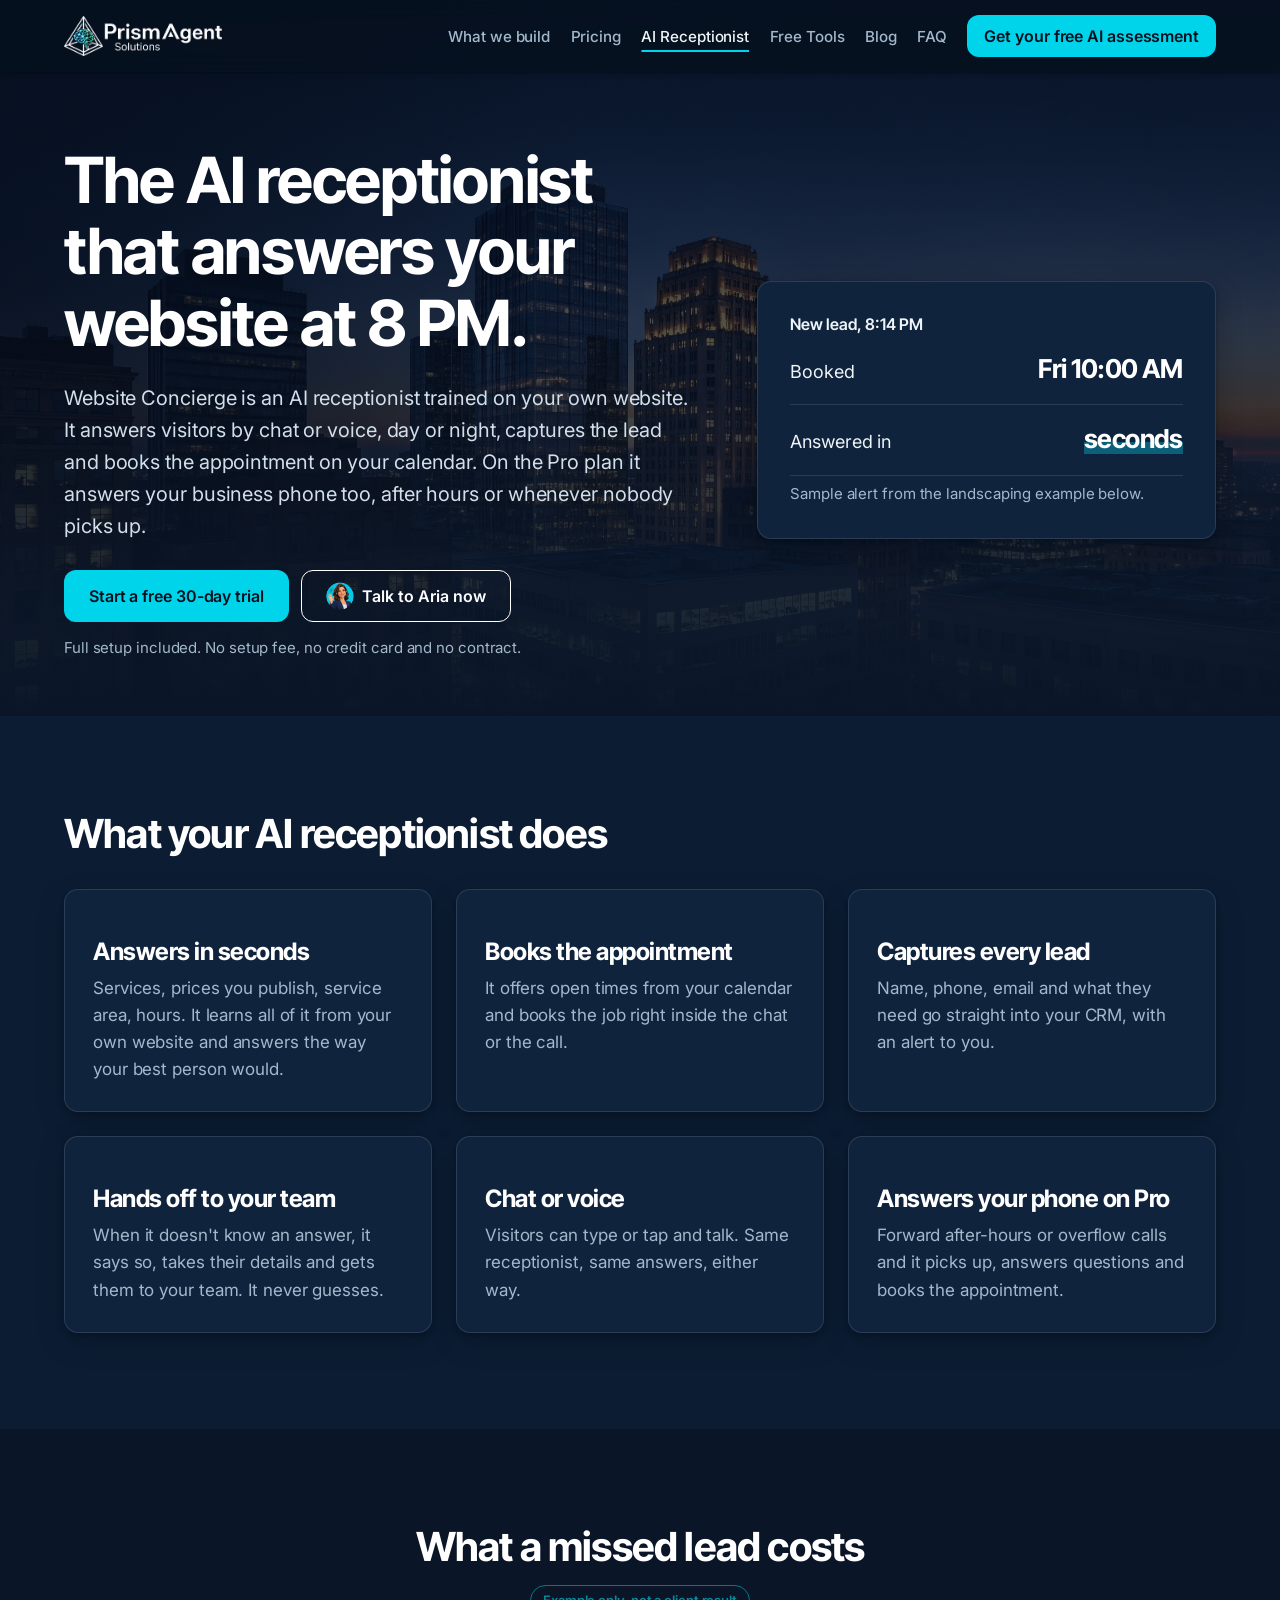
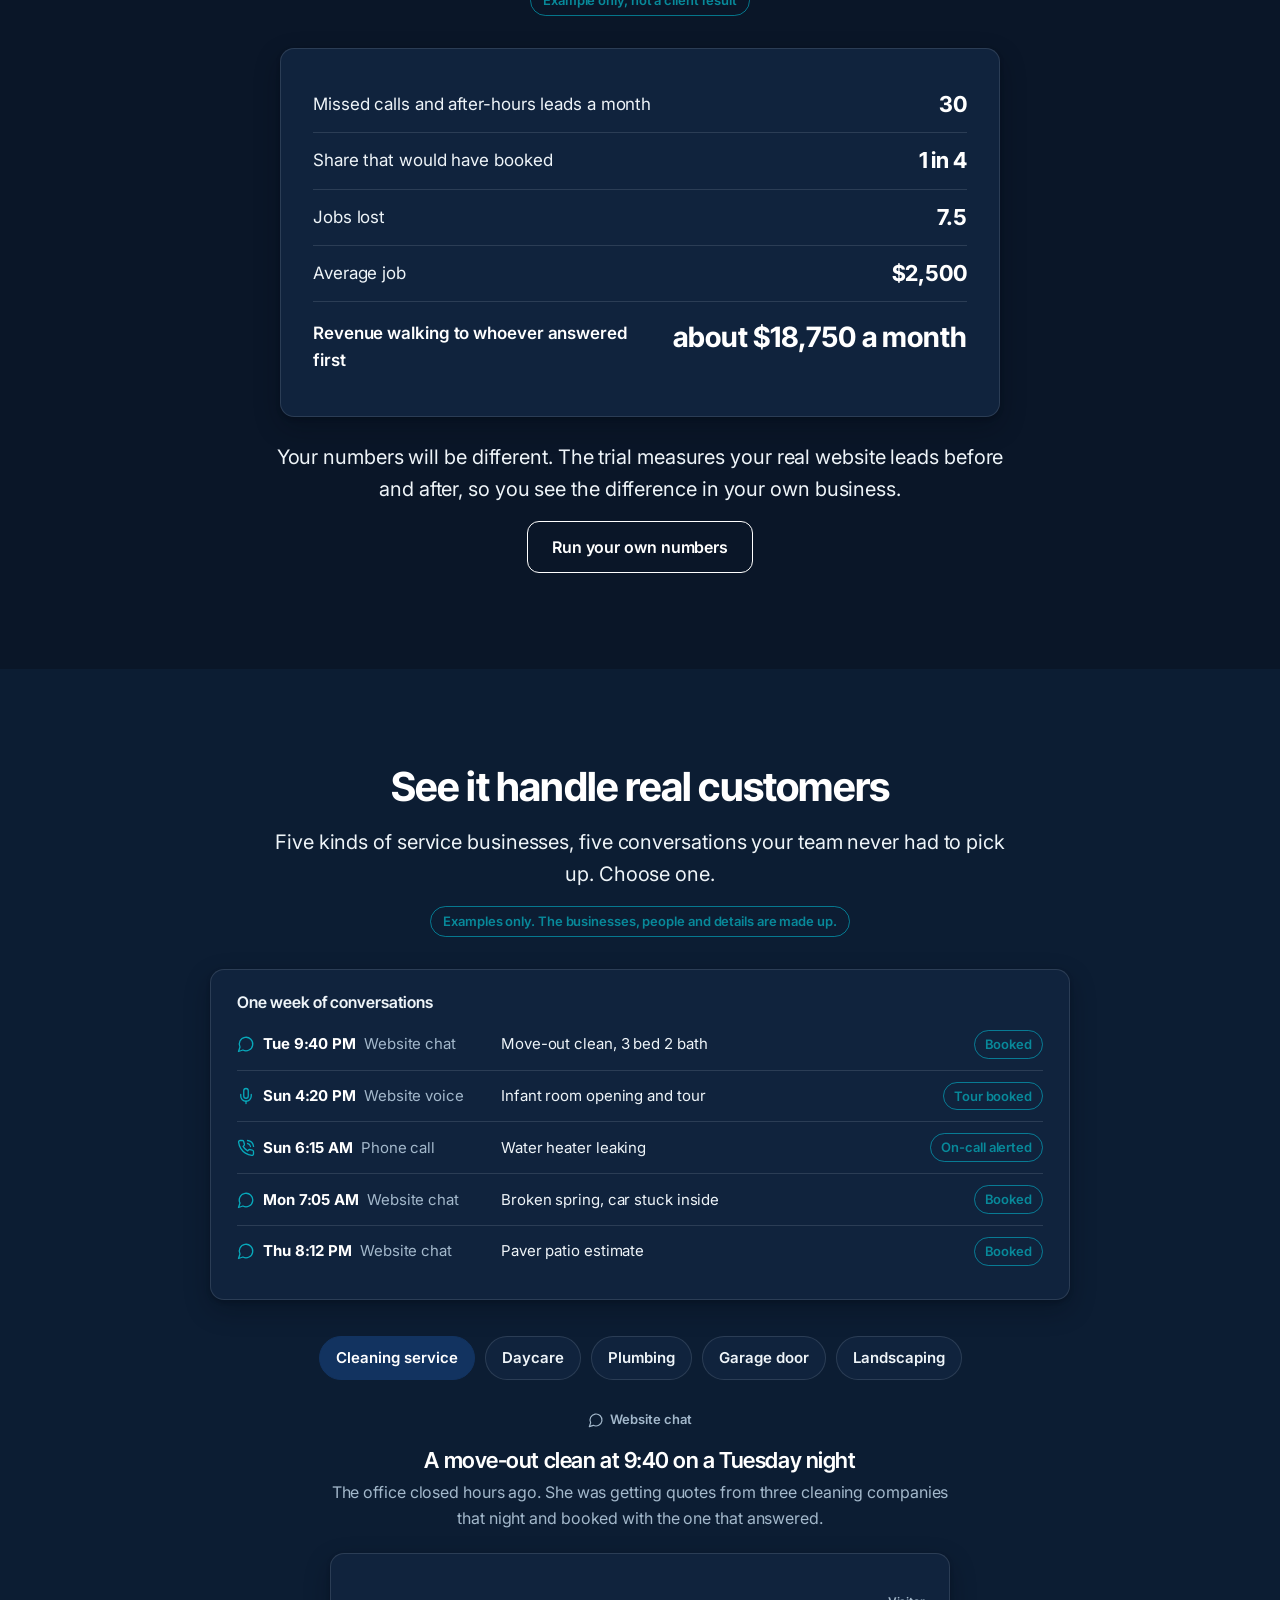
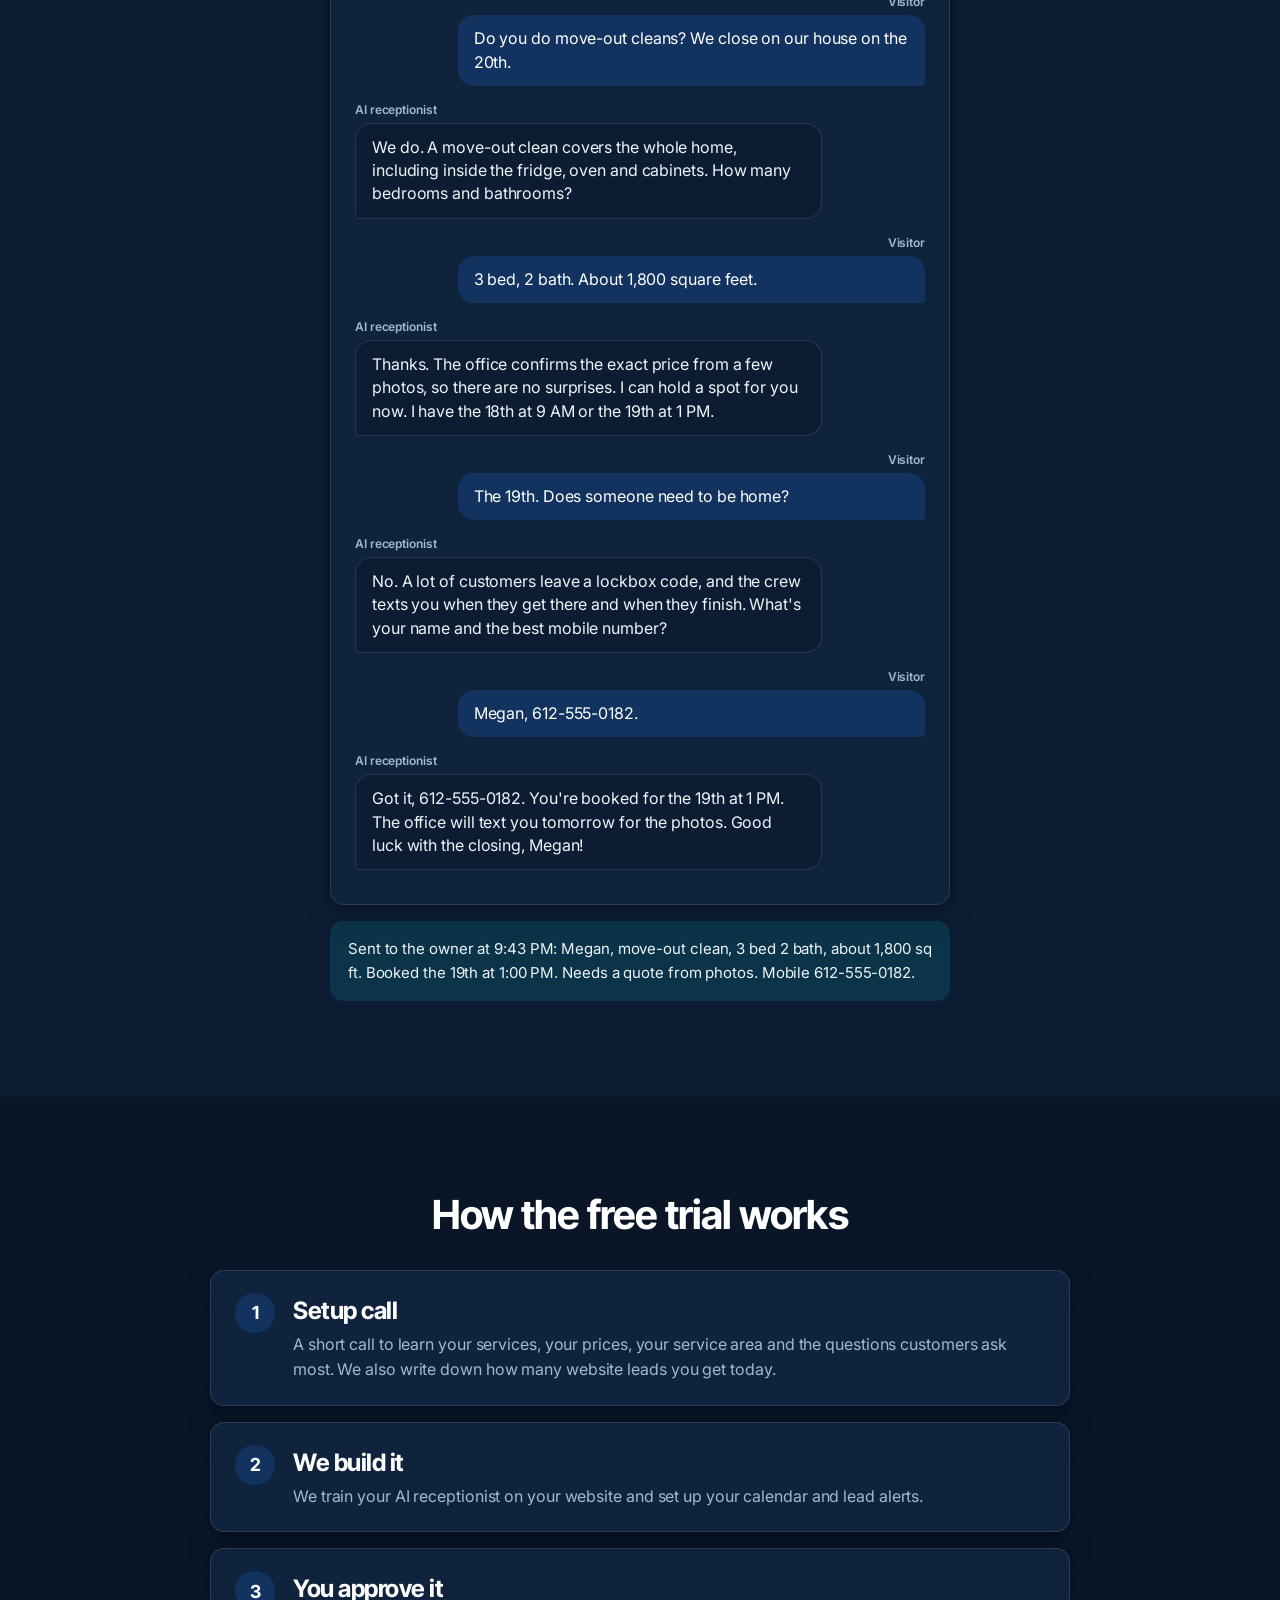
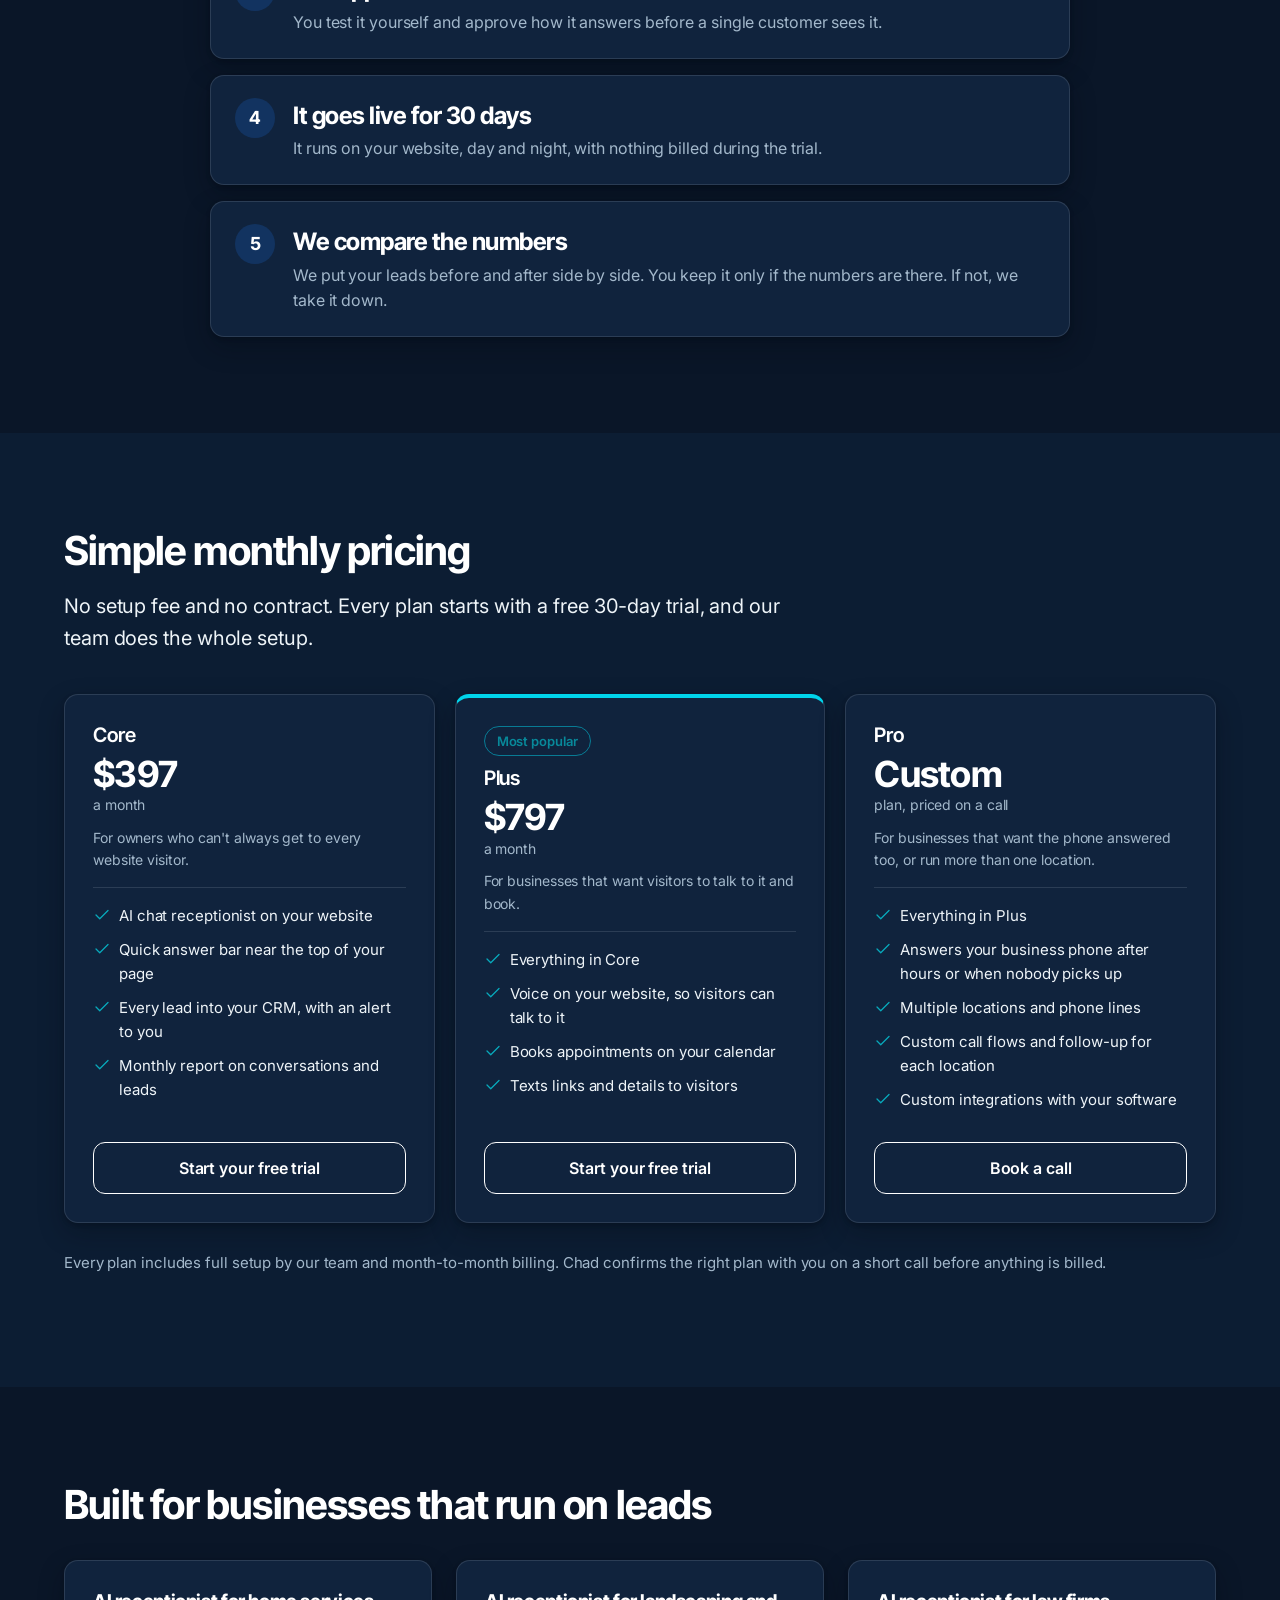
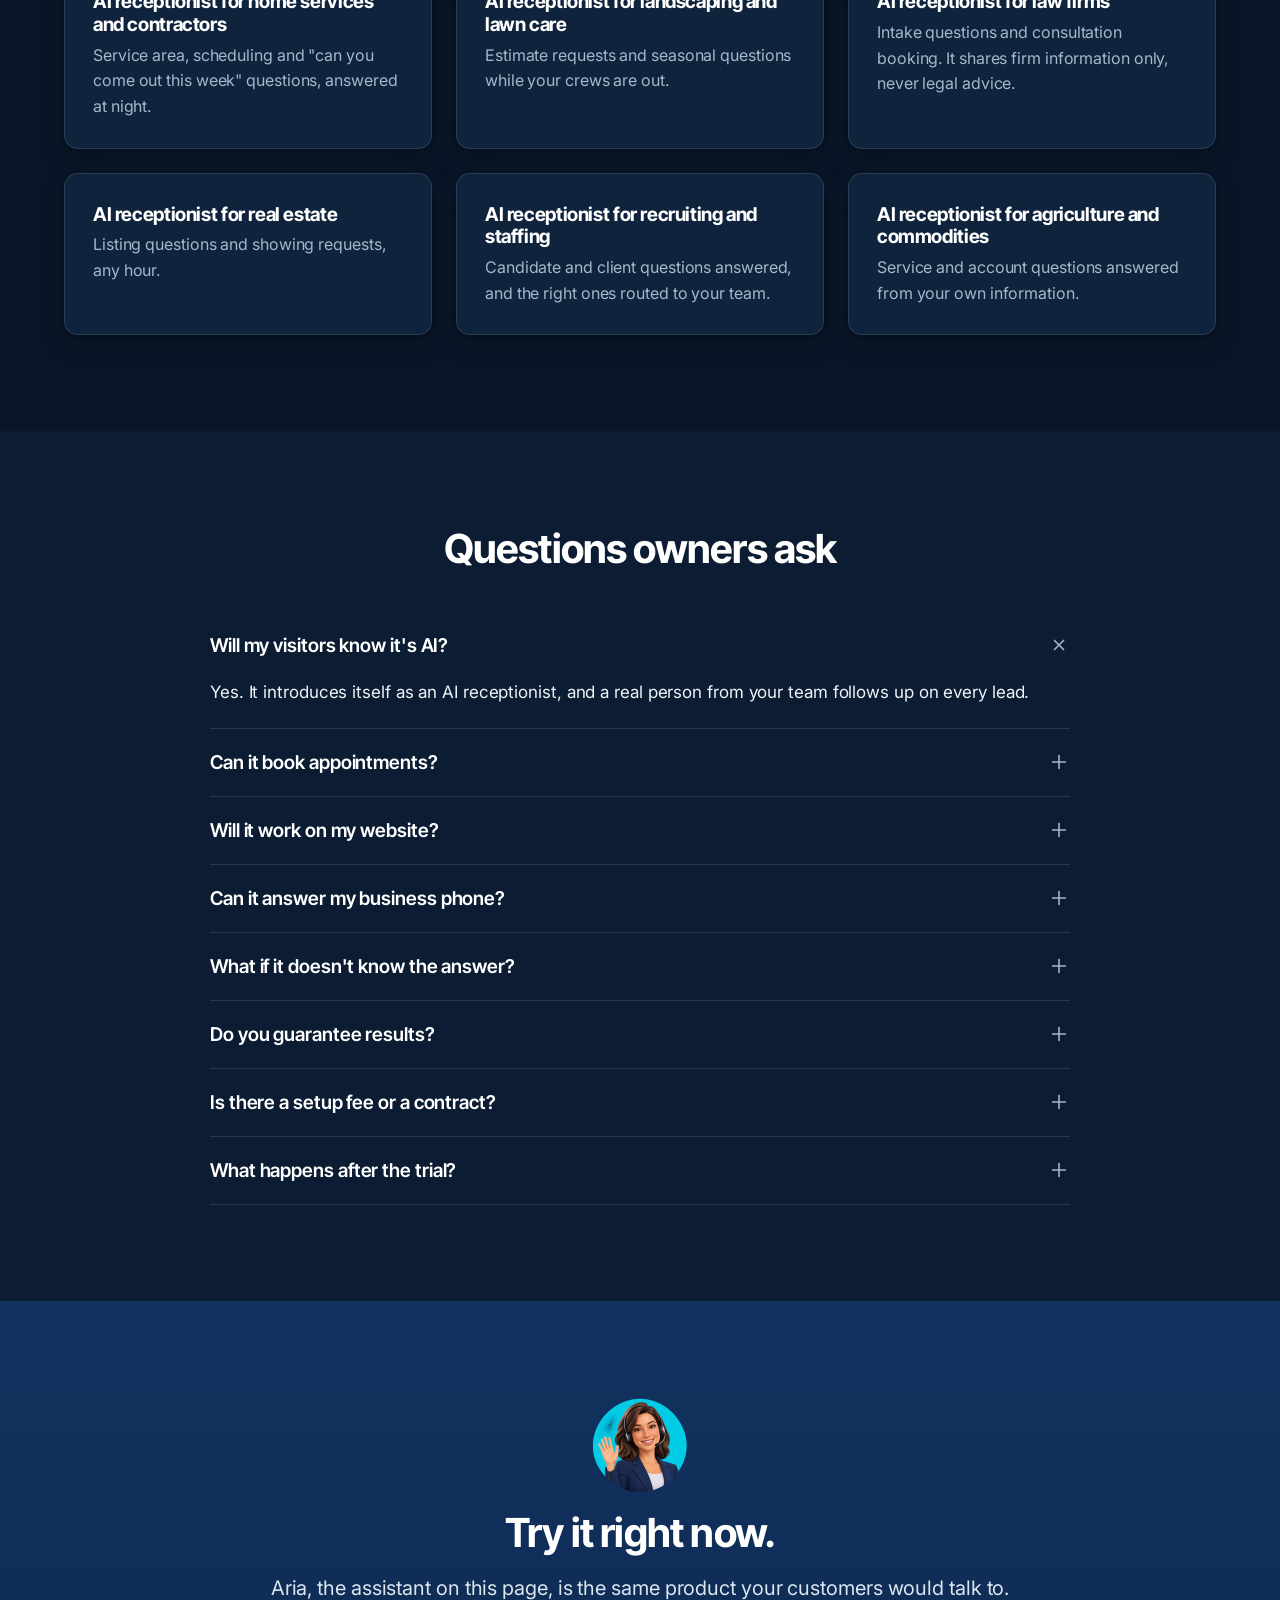
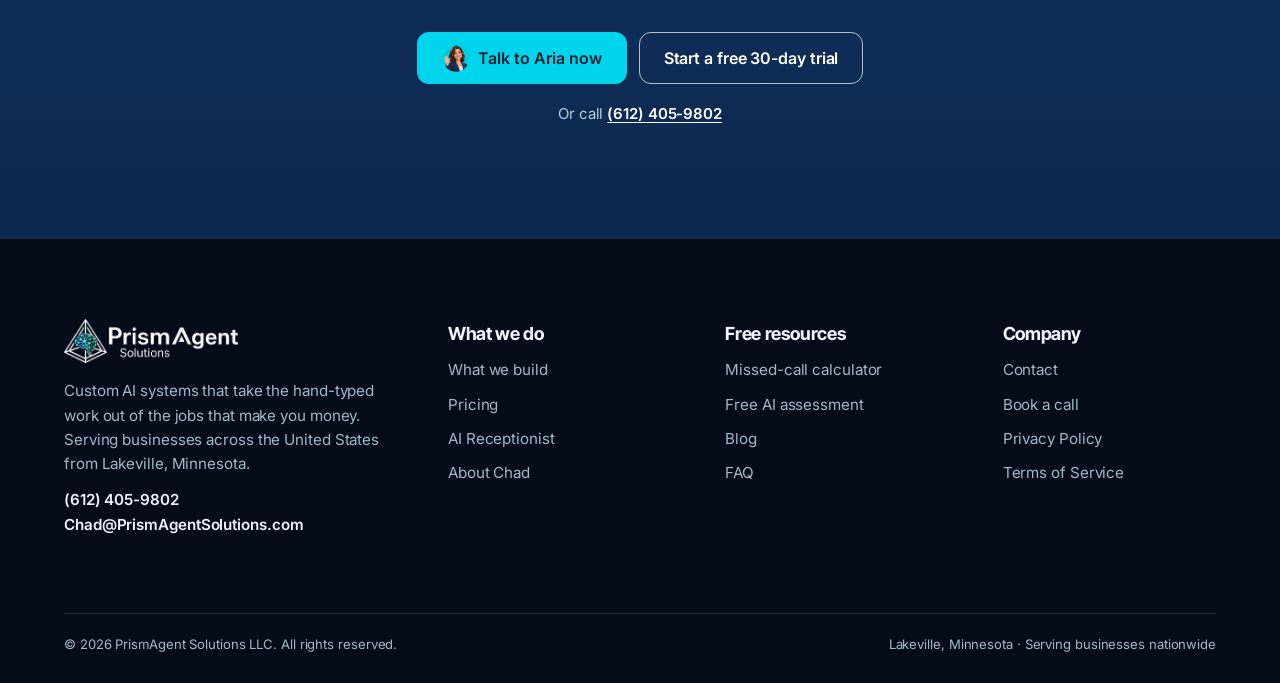
<file: ai-receptionist.html>
<!doctype html>
<html lang="en" class="no-js">
<head>
<meta charset="utf-8">
<meta name="viewport" content="width=device-width, initial-scale=1, viewport-fit=cover">
<title>AI Receptionist for Small Business | Website Concierge by PrismAgent</title>
<meta name="description" content="An AI receptionist trained on your website. It answers visitors by chat or voice day or night, captures the lead and books the appointment. Free 30-day trial.">
<link rel="canonical" href="https://www.prismagentsolutions.com/ai-receptionist">
<meta name="robots" content="noindex, nofollow"><!-- DEMO-ONLY: remove on the live site -->
<meta property="og:type" content="website">
<meta property="og:site_name" content="PrismAgent Solutions">
<meta property="og:title" content="AI Receptionist for Small Business | Website Concierge by PrismAgent">
<meta property="og:description" content="An AI receptionist trained on your website. It answers visitors by chat or voice day or night, captures the lead and books the appointment. Free 30-day trial.">
<meta property="og:url" content="https://www.prismagentsolutions.com/ai-receptionist">
<meta property="og:image" content="https://www.prismagentsolutions.com/home/assets/og-image.jpg">
<meta property="og:image:width" content="1200"><meta property="og:image:height" content="630">
<meta property="og:image:alt" content="PrismAgent Solutions: a city skyline at night with lit office windows">
<meta name="twitter:card" content="summary_large_image">
<meta name="twitter:title" content="AI Receptionist for Small Business | Website Concierge by PrismAgent">
<meta name="twitter:description" content="An AI receptionist trained on your website. It answers visitors by chat or voice day or night, captures the lead and books the appointment. Free 30-day trial.">
<meta name="twitter:image" content="https://www.prismagentsolutions.com/home/assets/og-image.jpg">
<meta name="theme-color" content="#0A1628">
<link rel="icon" href="data:image/svg+xml,<svg xmlns='http://www.w3.org/2000/svg' viewBox='0 0 32 32'><rect width='32' height='32' rx='7' fill='%230A1628'/><path d='M16 6 26 25H6Z' fill='none' stroke='%2300D4EB' stroke-width='2.4' stroke-linejoin='round'/></svg>">
<link rel="alternate" type="application/rss+xml" title="PrismAgent Solutions blog" href="https://www.prismagentsolutions.com/rss.xml">
<link rel="preconnect" href="https://fonts.googleapis.com">
<link rel="preconnect" href="https://fonts.gstatic.com" crossorigin>
<link href="https://fonts.googleapis.com/css2?family=Inter+Tight:wght@500;600;700;800&family=Inter:wght@400;500;600&display=swap" rel="stylesheet">
<link rel="stylesheet" href="scrollcraft.css">
<link rel="stylesheet" href="assets/site.css">
<script>document.documentElement.classList.remove("no-js")</script>
<noscript><style>[data-sc-in],[data-sc-stagger]>*,[data-sc-cue]{opacity:1!important;transform:none!important}</style></noscript>
<script type="application/ld+json">{"@context":"https://schema.org","@graph":[{"@type":["Organization","ProfessionalService"],"@id":"https://www.prismagentsolutions.com/#org","name":"PrismAgent Solutions","legalName":"PrismAgent Solutions LLC","url":"https://www.prismagentsolutions.com/","logo":"https://www.prismagentsolutions.com/home/assets/logo-dark.webp","image":"https://www.prismagentsolutions.com/home/assets/og-image.jpg","description":"PrismAgent Solutions builds custom AI systems for small and mid-size businesses across the United States: automated reports, proposals and work orders, numbers pulled out of old software into dashboards owners actually read, and calls and leads answered day or night. Built inside the tools you already use, checked by your people, measured in dollars.","telephone":"+1-612-405-9802","email":"Chad@PrismAgentSolutions.com","address":{"@type":"PostalAddress","addressLocality":"Lakeville","addressRegion":"MN","addressCountry":"US"},"areaServed":{"@type":"Country","name":"United States"},"founder":{"@id":"https://www.prismagentsolutions.com/#chad"},"knowsAbout":["AI automation for small business","AI voice agents","AI receptionist","document automation","proposal automation","business reporting automation","private AI","GoHighLevel CRM","n8n workflow automation"]},{"@type":"WebSite","@id":"https://www.prismagentsolutions.com/#website","url":"https://www.prismagentsolutions.com/","name":"PrismAgent Solutions","publisher":{"@id":"https://www.prismagentsolutions.com/#org"},"inLanguage":"en-US"},{"@type":"Person","@id":"https://www.prismagentsolutions.com/#chad","name":"Chad Krueger","jobTitle":"Founder","worksFor":{"@id":"https://www.prismagentsolutions.com/#org"},"url":"https://www.prismagentsolutions.com/#about"},{"@type":"Service","@id":"https://www.prismagentsolutions.com/ai-receptionist#service","name":"Website Concierge AI receptionist","serviceType":"AI receptionist for small business websites","provider":{"@id":"https://www.prismagentsolutions.com/#org"},"areaServed":{"@type":"Country","name":"United States"},"description":"An AI receptionist trained on your own website. It answers visitors by chat or voice, day or night, captures the lead and books the appointment on your calendar. Free 30-day trial with full setup, no setup fee, no contract.","offers":[{"@type":"Offer","name":"Core","price":"397","priceCurrency":"USD","priceSpecification":{"@type":"UnitPriceSpecification","price":"397","priceCurrency":"USD","unitText":"MONTH"},"description":"Free for 30 days, then $397 a month. Month-to-month."},{"@type":"Offer","name":"Plus","price":"797","priceCurrency":"USD","priceSpecification":{"@type":"UnitPriceSpecification","price":"797","priceCurrency":"USD","unitText":"MONTH"},"description":"Free for 30 days, then $797 a month. Month-to-month."},{"@type":"Offer","name":"Pro","description":"Custom plan priced on a call: phone answering, multiple locations and lines, custom call flows and integrations."}]},{"@type":"FAQPage","@id":"https://www.prismagentsolutions.com/ai-receptionist#faq","mainEntity":[{"@type":"Question","name":"Can it book appointments?","acceptedAnswer":{"@type":"Answer","text":"Yes. It offers open times from your calendar and books the appointment inside the chat or call."}},{"@type":"Question","name":"Will it work on my website?","acceptedAnswer":{"@type":"Answer","text":"It works on most websites, including WordPress, Wix, Squarespace and Shopify, through a small piece of code. If someone else manages your site, we work with them."}},{"@type":"Question","name":"Can it answer my business phone?","acceptedAnswer":{"@type":"Answer","text":"Yes, on the Pro plan. You forward after-hours or overflow calls to it, and it answers, books and sends you the details."}},{"@type":"Question","name":"What if it doesn't know the answer?","acceptedAnswer":{"@type":"Answer","text":"It says so, takes the visitor's details and gets them to your team. It doesn't guess about prices, timelines or policies."}},{"@type":"Question","name":"Do you guarantee results?","acceptedAnswer":{"@type":"Answer","text":"No one can honestly guarantee results, so we don't. We measure your leads before and after, and you keep it only if the numbers are there."}},{"@type":"Question","name":"Is there a setup fee or a contract?","acceptedAnswer":{"@type":"Answer","text":"No. Our team does the full setup on every plan, and billing is month-to-month, so you're never locked in."}},{"@type":"Question","name":"What happens after the trial?","acceptedAnswer":{"@type":"Answer","text":"You decide. Keep it month-to-month on the plan that fits, or we take it down."}}]},{"@type":"BreadcrumbList","itemListElement":[{"@type":"ListItem","position":1,"name":"Home","item":"https://www.prismagentsolutions.com/"},{"@type":"ListItem","position":2,"name":"AI Receptionist","item":"https://www.prismagentsolutions.com/ai-receptionist"}]}]}</script>
<style>:root{--ink:#263238;--navy:#123360;--navy-2:#0c2547;--cyan:#00D4EB;--green:#0BEB7A;--muted:#5f7380;--bg:#ffffff;--bg-soft:#F5F8FA;--line:#E3E8EC;--card:#ffffff;--tint:rgba(0,212,235,.10);--btn-bg:var(--navy);--btn-ink:#ffffff;--head:var(--navy);--shadow:0 1px 2px rgba(18,51,96,.04),0 8px 24px rgba(18,51,96,.06);--logo-dark:block;--logo-light:none}@media (prefers-color-scheme: dark){:root:not([data-theme="light"]){--ink:#E6EDF2;--muted:#9fb0bc;--bg:#0B1A2E;--bg-soft:#10233D;--line:#1E3352;--card:#10233D;--tint:rgba(0,212,235,.12);--btn-bg:var(--cyan);--btn-ink:#0b1f33;--head:#ffffff;--shadow:none;--logo-dark:none;--logo-light:block}}:root[data-theme="dark"]{--ink:#E6EDF2;--muted:#9fb0bc;--bg:#0B1A2E;--bg-soft:#10233D;--line:#1E3352;--card:#10233D;--tint:rgba(0,212,235,.12);--btn-bg:var(--cyan);--btn-ink:#0b1f33;--head:#ffffff;--shadow:none;--logo-dark:none;--logo-light:block}*{box-sizing:border-box}html{scroll-behavior:smooth;scroll-padding-top:84px}body{margin:0;background:var(--bg);color:var(--ink);font-family:Inter,system-ui,sans-serif;font-size:18px;line-height:1.6;-webkit-font-smoothing:antialiased}h1,h2,h3{font-family:"Inter Tight",Inter,sans-serif;color:var(--head);letter-spacing:-0.02em;line-height:1.12;margin:0 0 16px}h1{font-size:56px;font-weight:700}h2{font-size:40px;font-weight:700}h3{font-size:22px;font-weight:600;line-height:1.25}p{margin:0 0 16px}a{color:inherit}img{max-width:100%;display:block}.wrap{max-width:1200px;margin:0 auto;padding:0 24px}section.band{padding:96px 0}.soft{background:var(--bg-soft)}.label{display:inline-block;font-size:14px;font-weight:600;letter-spacing:.06em;text-transform:uppercase;color:var(--muted);margin-bottom:14px}.lead{font-size:20px;max-width:760px;color:var(--ink)}.center{text-align:center}.center .lead{margin-left:auto;margin-right:auto}.btn{display:inline-flex;align-items:center;justify-content:center;gap:8px;height:52px;padding:0 24px;border-radius:12px;font:600 16px Inter,sans-serif;text-decoration:none;cursor:pointer;border:1.5px solid transparent;transition:transform .15s,background .15s}.btn-primary{background:var(--btn-bg);color:var(--btn-ink)}.btn-primary:hover{transform:translateY(-1px);filter:brightness(.95)}.btn-secondary{background:transparent;color:var(--head);border-color:currentColor}.btn-secondary:hover{background:var(--tint)}.btn-cyan{background:var(--cyan);color:#0b1f33}.btn-ghost{background:transparent;color:#fff;border-color:rgba(255,255,255,.7)}:focus-visible{outline:3px solid var(--cyan);outline-offset:3px;border-radius:8px}.icon{width:48px;height:48px;border-radius:12px;background:var(--tint);display:flex;align-items:center;justify-content:center;color:var(--head);flex:none}svg.lucide{width:24px;height:24px;fill:none;stroke:currentColor;stroke-width:1.75;stroke-linecap:round;stroke-linejoin:round}.icon svg{width:24px;height:24px;stroke-width:1.75}.card{background:var(--card);border:1px solid var(--line);border-radius:14px;padding:28px;box-shadow:var(--shadow)}.grid{display:grid;gap:24px}.g2{grid-template-columns:repeat(2,1fr)}.g3{grid-template-columns:repeat(3,1fr)}.g4{grid-template-columns:repeat(4,1fr)}header.nav{position:sticky;top:0;z-index:50;background:var(--bg);border-bottom:1px solid transparent;transition:border-color .2s}header.nav.scrolled{border-bottom-color:var(--line)}.nav .wrap{display:flex;align-items:center;gap:24px;height:76px}.brand img{height:44px;width:auto}.brand .l-dark{display:var(--logo-dark)}.brand .l-light{display:var(--logo-light)}.links{display:flex;gap:22px;margin-left:auto;font-size:15px;font-weight:500}.links a{text-decoration:none;color:var(--ink);white-space:nowrap}.links a:hover{color:var(--head);text-decoration:underline;text-decoration-color:var(--cyan);text-underline-offset:6px}.nav-right{display:flex;align-items:center;gap:10px}.icon-btn{width:44px;height:44px;border-radius:10px;border:1px solid var(--line);background:transparent;color:var(--ink);display:inline-flex;align-items:center;justify-content:center;cursor:pointer}.icon-btn svg{width:20px;height:20px}.nav .btn{height:44px;padding:0 18px;font-size:15px}.menu-btn{display:none}.mobile{display:none;border-top:1px solid var(--line);background:var(--bg);padding:12px 24px 24px}.mobile a{display:block;padding:12px 0;text-decoration:none;font-weight:500;border-bottom:1px solid var(--line)}.mobile .btn{width:100%;margin-top:16px}.mobile.open{display:block}.hero{padding:72px 0 40px}.hero .wrap{display:grid;grid-template-columns:1.25fr .9fr;gap:56px;align-items:center}.hero .actions{display:flex;flex-wrap:wrap;gap:12px;margin:28px 0 14px}.hero .call{font-size:15px;color:var(--muted)}.hero .call a{color:var(--head);font-weight:600}.ba{padding:32px}.ba .k{font-size:14px;font-weight:600;color:var(--muted);text-transform:uppercase;letter-spacing:.05em}.ba .row{display:flex;align-items:baseline;justify-content:space-between;gap:16px;padding:18px 0;border-bottom:1px solid var(--line)}.ba .row:last-child{border-bottom:0}.ba .big{font:700 34px "Inter Tight",sans-serif;color:var(--head);letter-spacing:-0.02em;white-space:nowrap}.ba .after .big{color:var(--head);background:linear-gradient(transparent 62%,rgba(0,212,235,.35) 62%)}.qa-slot{padding:8px 0 56px}.stats{border-top:1px solid var(--line);border-bottom:1px solid var(--line);padding:40px 0 28px}.stats .grid{gap:24px}.stat .n{font:700 40px "Inter Tight",sans-serif;color:var(--head);letter-spacing:-0.02em;line-height:1.1}.stat .t{font-size:15px;color:var(--muted);margin-top:6px}.stats .src{font-size:13px;color:var(--muted);margin:24px 0 0}.feat h3{margin-top:20px}.feat p{font-size:17px}.feat .ex{margin:20px 0 0;padding-top:16px;border-top:1px solid var(--line);font-size:15px;color:var(--muted)}.feat .ex b{color:var(--ink);font-weight:600}.linkish{background:none;border:0;padding:0;font:inherit;color:var(--head);text-decoration:underline;text-decoration-color:var(--cyan);text-underline-offset:4px;cursor:pointer}.tagline{margin:32px 0 0;font-weight:600;color:var(--head)}.dark{background:linear-gradient(180deg,#123360 0%,#0d2850 100%);color:#dbe6ee}.dark h2,.dark h3{color:#fff}.dark .label{color:var(--cyan)}.dark .card{background:rgba(255,255,255,.04);border-color:rgba(255,255,255,.12);box-shadow:none}.rgrid{display:grid;grid-template-columns:repeat(2,1fr);gap:24px;margin-top:40px}.rgrid .wide{grid-column:1 / -1;display:grid;grid-template-columns:1fr 1.3fr;gap:40px;padding:40px}.tag{display:inline-block;font-size:13px;font-weight:600;color:var(--cyan);border:1px solid rgba(0,212,235,.45);border-radius:999px;padding:4px 12px;margin-bottom:18px}.num{font:700 52px "Inter Tight",sans-serif;color:var(--green);letter-spacing:-0.02em;line-height:1.05;display:flex;align-items:center;gap:14px;flex-wrap:wrap}.num svg{width:40px;height:40px;color:var(--cyan)}.num.sm{font-size:40px}.quote{font:600 26px/1.3 "Inter Tight",sans-serif;color:#fff;margin:24px 0 8px}.cap{font-size:14px;color:#9fb6c8;margin:0}.qcard .quote{margin-top:0}.steps{display:grid;grid-template-columns:repeat(4,1fr);gap:24px;margin-top:40px}.step .letter{font:700 64px/1 "Inter Tight",sans-serif;color:var(--head)}.step .letter span{color:var(--cyan)}.step h3{margin:14px 0 8px}.step p{font-size:16px;margin:0}.north{display:flex;gap:16px;align-items:center;margin-top:40px;padding:24px 28px;border-radius:14px;background:var(--tint)}.north p{margin:0;font-weight:500;color:var(--ink)}.prices{display:grid;grid-template-columns:repeat(5,1fr);gap:16px;margin-top:40px;align-items:stretch}.price{display:flex;flex-direction:column;padding:24px}.price.free{border-top:4px solid var(--cyan)}.price .name{font:600 18px "Inter Tight",sans-serif;color:var(--head)}.price .amt{font:700 30px "Inter Tight",sans-serif;color:var(--head);margin:10px 0 2px;letter-spacing:-0.02em;line-height:1.15}.price .amt.word{font-size:24px}.price .amt small{display:block;font:500 14px Inter,sans-serif;color:var(--muted);letter-spacing:0}.price .for{font-size:14px;color:var(--muted);margin:8px 0 16px}.price ul{list-style:none;padding:0;margin:0 0 20px;font-size:15px;line-height:1.45}.price li{display:flex;gap:8px;margin-bottom:10px}.price li svg{width:18px;height:18px;flex:none;color:#08a9bb;margin-top:2px}.price .note{font-size:13px;color:var(--muted);margin:-6px 0 18px}.price .btn{margin-top:auto;height:46px;font-size:15px;padding:0 14px}.fine{font-size:15px;color:var(--muted);margin-top:28px}.ind{display:flex;gap:18px;align-items:flex-start}.ind h3{font-size:19px;margin:2px 0 6px}.ind p{font-size:16px;margin:0}.assess{display:grid;grid-template-columns:1.2fr 1fr;gap:48px;align-items:center}.assess ul{list-style:none;padding:0;margin:24px 0 0}.assess li{display:flex;gap:12px;margin-bottom:14px}.assess li svg{width:22px;height:22px;color:#08a9bb;flex:none;margin-top:3px}.assess .card{padding:32px}.assess .card .btn{width:100%;margin-top:12px}.about{display:grid;grid-template-columns:.8fr 1.2fr;gap:56px;align-items:center}.photo{aspect-ratio:4 / 5;border-radius:18px;background:var(--bg-soft);border:1px solid var(--line);display:flex;align-items:center;justify-content:center}.initials{font:700 72px "Inter Tight",sans-serif;color:var(--head);letter-spacing:-0.02em;width:180px;height:180px;border-radius:50%;background:var(--tint);display:flex;align-items:center;justify-content:center}.sig{font:600 18px "Inter Tight",sans-serif;color:var(--head);margin-top:8px}.faq{max-width:860px;margin:40px auto 0}.faq details{border-bottom:1px solid var(--line)}.faq summary{list-style:none;cursor:pointer;display:flex;justify-content:space-between;gap:16px;padding:22px 0;font:600 19px "Inter Tight",sans-serif;color:var(--head)}.faq summary::-webkit-details-marker{display:none}.faq summary svg{width:22px;height:22px;flex:none;transition:transform .2s;color:var(--muted)}.faq details[open] summary svg{transform:rotate(45deg)}.faq details p{padding:0 0 22px;margin:0;font-size:17px}.cta{text-align:center}.cta .lead{margin-left:auto;margin-right:auto}.cta .actions{display:flex;gap:12px;justify-content:center;flex-wrap:wrap;margin-top:28px}.cta .call{margin-top:18px;font-size:15px;color:#b9cbd8}.cta .call a{color:#fff;font-weight:600}footer.old-foot{padding:64px 0 32px;border-top:1px solid var(--line);font-size:15px}.fgrid{display:grid;grid-template-columns:1.6fr 1fr 1fr 1.2fr;gap:32px}footer.old-foot h4{font:600 14px Inter,sans-serif;text-transform:uppercase;letter-spacing:.06em;color:var(--muted);margin:0 0 14px}footer.old-foot ul{list-style:none;padding:0;margin:0}footer.old-foot li{margin-bottom:10px}footer.old-foot a{text-decoration:none}footer.old-foot a:hover{text-decoration:underline}footer.old-foot .brand img{height:40px;margin-bottom:16px}.bottom{display:flex;justify-content:space-between;flex-wrap:wrap;gap:12px;margin-top:48px;padding-top:24px;border-top:1px solid var(--line);color:var(--muted);font-size:14px}.bottom a{margin-left:18px}@media (max-width: 1080px){.prices{grid-template-columns:repeat(2,1fr)}.price.free{grid-column:1 / -1}.links{display:none}.menu-btn{display:inline-flex}.nav .desk-cta{display:none}}@media (max-width: 900px){h1{font-size:38px}h2{font-size:30px}h3{font-size:20px}section.band{padding:64px 0}.hero{padding:40px 0 24px}.hero .wrap,.assess,.about,.rgrid .wide{grid-template-columns:1fr;gap:32px}.g3,.g4,.steps{grid-template-columns:repeat(2,1fr)}.fgrid{grid-template-columns:1fr 1fr}.about .photo{max-width:340px}}@media (max-width: 640px){body{font-size:17px}.wrap{padding:0 16px}.g2,.g3,.g4,.steps,.rgrid,.prices,.fgrid{grid-template-columns:1fr}.rgrid .wide{padding:28px}.num{font-size:40px}.num.sm{font-size:32px}.quote{font-size:22px}.ba .big{font-size:28px}.stat .n{font-size:34px}.hero .actions .btn{width:100%}.bottom a{margin:0 18px 0 0}.brand img{height:38px}}@media (prefers-reduced-motion: reduce){html{scroll-behavior:auto}.btn{transition:none}}.conv{max-width:620px;margin:32px auto 0;padding:24px}.conv .msg{max-width:82%;padding:12px 16px;border-radius:16px;margin-bottom:10px;font-size:16px;line-height:1.45}.conv .v{margin-left:auto;background:var(--navy);color:#fff;border-bottom-right-radius:4px}.conv .a{background:var(--bg-soft);border:1px solid var(--line);border-bottom-left-radius:4px}.conv .who{font-size:12px;font-weight:600;color:var(--muted);margin:14px 0 4px}.conv .who.r{text-align:right}.alert{display:flex;gap:12px;align-items:flex-start;margin:18px auto 0;max-width:620px;padding:16px 18px;border-radius:14px;background:var(--tint);font-size:15px}.math{max-width:720px;margin:32px auto 0;padding:28px 32px}.math .r{display:flex;justify-content:space-between;gap:16px;padding:14px 0;border-bottom:1px solid var(--line);font-size:17px}.math .r b{font:700 22px "Inter Tight",sans-serif;color:var(--head);white-space:nowrap}.math .tot{border-bottom:0;padding-top:18px}.math .tot b{font-size:28px;color:var(--head)}.math .tot span{font-weight:600;color:var(--head)}.tagc{display:inline-block;font-size:13px;font-weight:600;color:#08899a;border:1px solid rgba(0,212,235,.5);border-radius:999px;padding:4px 12px}.ol{counter-reset:s;display:grid;gap:16px;max-width:860px;margin:32px auto 0}.ol .card{display:flex;gap:18px;align-items:flex-start;padding:22px 24px}.ol .n{counter-increment:s;flex:none;width:40px;height:40px;border-radius:50%;background:var(--navy);color:#fff;display:flex;align-items:center;justify-content:center;font:700 18px "Inter Tight",sans-serif}:root[data-theme="dark"] .ol .n{background:var(--cyan);color:#0b1f33}.ol h3{margin:4px 0 6px}.ol p{margin:0;font-size:16px}.plans{display:grid;grid-template-columns:repeat(3,1fr);gap:20px;margin-top:40px}.plan{display:flex;flex-direction:column}.plan.mid{border-top:4px solid var(--cyan)}.plan .nm{font:600 20px "Inter Tight",sans-serif;color:var(--head)}.plan .pr{font:700 36px "Inter Tight",sans-serif;color:var(--head);letter-spacing:-0.02em;margin:8px 0 0;line-height:1.1}.plan .per{font-size:14px;color:var(--muted)}.plan .su{font-size:14px;color:var(--muted);margin:10px 0 16px;padding-bottom:16px;border-bottom:1px solid var(--line)}.plan ul{list-style:none;padding:0;margin:0 0 20px;font-size:15px}.plan li{display:flex;gap:8px;margin-bottom:10px}.plan li svg{width:18px;height:18px;flex:none;color:#08a9bb;margin-top:2px}.exlog{max-width:860px;margin:32px auto 0;padding:22px 26px}.exlog .k{font-size:14px;font-weight:600;color:var(--muted);text-transform:uppercase;letter-spacing:.05em;margin-bottom:6px}.exlog ul{list-style:none;margin:0;padding:0}.exlog li{display:grid;grid-template-columns:250px 1fr auto;gap:14px;align-items:center;padding:11px 0;border-bottom:1px solid var(--line);font-size:15px}.exlog li:last-child{border-bottom:0}.exlog .lt{display:flex;align-items:center;gap:8px;color:var(--muted);white-space:nowrap}.exlog .lt b{color:var(--head)}.exlog .lt svg{width:18px;height:18px;flex:none;color:#08a9bb}.exlog .lo{font-size:13px;font-weight:600;color:#08899a;border:1px solid rgba(0,212,235,.5);border-radius:999px;padding:3px 10px;white-space:nowrap}.extabs{display:flex;gap:10px;justify-content:center;flex-wrap:wrap;margin:36px auto 0;max-width:900px}.extabs button{display:inline-flex;align-items:center;gap:8px;height:44px;padding:0 16px;border-radius:999px;border:1px solid var(--line);background:var(--card);color:var(--ink);font:600 15px Inter,sans-serif;cursor:pointer}.extabs button svg{width:18px;height:18px}.extabs button[aria-selected=true]{background:var(--navy);border-color:var(--navy);color:#fff}:root[data-theme=dark] .extabs button[aria-selected=true]{background:var(--cyan);border-color:var(--cyan);color:#0b1f33}.expanel{max-width:720px;margin:28px auto 0}.exhead{text-align:center}.exhead h3{margin:10px 0 6px}.exhead p{font-size:16px;color:var(--muted);margin:0 auto;max-width:620px}.chan{display:inline-flex;align-items:center;gap:6px;font-size:13px;font-weight:600;color:var(--muted);text-transform:uppercase;letter-spacing:.05em}.chan svg{width:16px;height:16px}.expanel .conv{margin-top:22px}.expanel .alert{margin-top:16px}@media (max-width:640px){.exlog{padding:16px 18px}.exlog li{grid-template-columns:1fr auto;gap:4px 10px}.exlog .lt{grid-column:1 / -1}.extabs{flex-wrap:nowrap;overflow-x:auto;justify-content:flex-start;padding-bottom:6px;scrollbar-width:none}.extabs button{flex:none}}@media (max-width:900px){.plans{grid-template-columns:1fr}}@media (max-width:640px){.math{padding:22px}.math .r{font-size:15px}.math .tot b{font-size:22px}.conv{padding:16px}}</style>
<style>
/* new site theme mapped onto this page's own tokens: always the blue-hour dark */
:root, :root[data-theme] { --ink:#EEF4F8; --navy:#123360; --navy-2:#0A1628; --muted:#A3B8CB; --bg:#0A1628; --bg-soft:#0C1D33; --line:rgba(238,244,248,.12);
  --card:#10233D; --tint:rgba(0,212,235,.12); --btn-bg:#00D4EB; --btn-ink:#04121F; --head:#FFFFFF; --shadow:0 2px 4px hsl(215 60% 4% / .24), 0 10px 26px hsl(215 60% 4% / .3); --logo-dark:none; --logo-light:block; }
body { background: var(--sc-canvas); }
.hero.page-hero { padding-top: calc(var(--bar-h) + clamp(2.5rem, 8vh, 5rem)); }
.hero.page-hero h1 { color: #fff; }
.hero.page-hero .lead { color: #D2DFEA; }
section.band.soft { background: #0C1D33; }
.site-bar .btn { height: auto; }
.chan { text-transform: none !important; letter-spacing: normal !important; }
.extabs button { justify-content: center; text-align: center; }
.alert { gap: 0; }
.card .k { text-transform: none !important; letter-spacing: normal !important; font: 600 16px/1.3 "Inter Tight", Inter, sans-serif !important; color: #EEF4F8 !important; }
</style>
</head>
<body>
<a class="skip" href="#main">Skip to content</a>
<header class="site-bar is-page" id="bar">
  <a class="mark" href="index.html" aria-label="PrismAgent Solutions, home"><img src="assets/logo-white.webp" width="379" height="96" alt="PrismAgent Solutions"></a>
  <nav aria-label="Main">
    <a class="nav-link" href="#build">What we build</a>
    <a class="nav-link" href="#start">Pricing</a>
    <a class="nav-link" href="ai-receptionist.html" aria-current="page">AI Receptionist</a>
    <a class="nav-link" href="missed-call-calculator.html">Free Tools</a>
    <a class="nav-link" href="blog/index.html">Blog</a>
    <a class="nav-link" href="faq.html">FAQ</a>
    <a class="btn btn--accent" href="missed-call-calculator.html#assessment" data-assess><span class="long">Get your free AI assessment</span><span class="short">Free assessment</span></a>
  </nav>
  <button class="menu-btn" id="menuOpen" type="button" aria-label="Open menu" aria-expanded="false" aria-controls="sheet"><svg viewBox="0 0 24 24" fill="none" stroke="currentColor" stroke-width="2" stroke-linecap="round"><path d="M4 7h16M4 12h16M4 17h16"/></svg></button>
</header>
<div class="sheet" id="sheet" role="dialog" aria-modal="true" aria-label="Menu">
  <div class="sheet__top"><img src="assets/logo-white.webp" width="379" height="96" alt="PrismAgent Solutions"><button class="menu-btn" id="menuClose" type="button" aria-label="Close menu" style="display:inline-grid;place-items:center"><svg viewBox="0 0 24 24" fill="none" stroke="currentColor" stroke-width="2" stroke-linecap="round"><path d="M6 6l12 12M18 6 6 18"/></svg></button></div>
  <ul>
      <li><a href="#build">What we build</a></li>
      <li><a href="#start">Pricing</a></li>
      <li><a href="#about">About Chad</a></li>
      <li><a href="ai-receptionist.html">AI Receptionist</a></li>
      <li><a href="missed-call-calculator.html">Free Tools</a></li>
      <li><a href="blog/index.html">Blog</a></li>
      <li><a href="faq.html">FAQ</a></li>
      <li><a href="#contact">Contact</a></li>
  </ul>
  <a class="btn btn--accent" href="missed-call-calculator.html#assessment" data-assess>Get your free AI assessment</a>
  <p class="call">Or call <a href="tel:+16124059802">(612) 405-9802</a></p>
</div>

<main id="main">
<svg width="0" height="0" style="position:absolute" aria-hidden="true"><defs><symbol id="i-moon" viewBox="0 0 24 24"><path d="M12 3a6 6 0 0 0 9 9 9 9 0 1 1-9-9Z"/></symbol><symbol id="i-sun" viewBox="0 0 24 24"><circle cx="12" cy="12" r="4"/><path d="M12 2v2"/><path d="M12 20v2"/><path d="m4.93 4.93 1.41 1.41"/><path d="m17.66 17.66 1.41 1.41"/><path d="M2 12h2"/><path d="M20 12h2"/><path d="m6.34 17.66-1.41 1.41"/><path d="m19.07 4.93-1.41 1.41"/></symbol><symbol id="i-menu" viewBox="0 0 24 24"><line x1="4" x2="20" y1="12" y2="12"/><line x1="4" x2="20" y1="6" y2="6"/><line x1="4" x2="20" y1="18" y2="18"/></symbol><symbol id="i-file-text" viewBox="0 0 24 24"><path d="M15 2H6a2 2 0 0 0-2 2v16a2 2 0 0 0 2 2h12a2 2 0 0 0 2-2V7Z"/><path d="M14 2v4a2 2 0 0 0 2 2h4"/><path d="M10 9H8"/><path d="M16 13H8"/><path d="M16 17H8"/></symbol><symbol id="i-hourglass" viewBox="0 0 24 24"><path d="M5 22h14"/><path d="M5 2h14"/><path d="M17 22v-4.172a2 2 0 0 0-.586-1.414L12 12l-4.414 4.414A2 2 0 0 0 7 17.828V22"/><path d="M7 2v4.172a2 2 0 0 0 .586 1.414L12 12l4.414-4.414A2 2 0 0 0 17 6.172V2"/></symbol><symbol id="i-phone-missed" viewBox="0 0 24 24"><line x1="22" x2="16" y1="2" y2="8"/><line x1="16" x2="22" y1="2" y2="8"/><path d="M22 16.92v3a2 2 0 0 1-2.18 2 19.79 19.79 0 0 1-8.63-3.07 19.5 19.5 0 0 1-6-6 19.79 19.79 0 0 1-3.07-8.67A2 2 0 0 1 4.11 2h3a2 2 0 0 1 2 1.72 12.84 12.84 0 0 0 .7 2.81 2 2 0 0 1-.45 2.11L8.09 9.91a16 16 0 0 0 6 6l1.27-1.27a2 2 0 0 1 2.11-.45 12.84 12.84 0 0 0 2.81.7A2 2 0 0 1 22 16.92z"/></symbol><symbol id="i-file-check" viewBox="0 0 24 24"><path d="M15 2H6a2 2 0 0 0-2 2v16a2 2 0 0 0 2 2h12a2 2 0 0 0 2-2V7Z"/><path d="M14 2v4a2 2 0 0 0 2 2h4"/><path d="m9 15 2 2 4-4"/></symbol><symbol id="i-layout-dashboard" viewBox="0 0 24 24"><rect width="7" height="9" x="3" y="3" rx="1"/><rect width="7" height="5" x="14" y="3" rx="1"/><rect width="7" height="9" x="14" y="12" rx="1"/><rect width="7" height="5" x="3" y="16" rx="1"/></symbol><symbol id="i-phone-call" viewBox="0 0 24 24"><path d="M22 16.92v3a2 2 0 0 1-2.18 2 19.79 19.79 0 0 1-8.63-3.07 19.5 19.5 0 0 1-6-6 19.79 19.79 0 0 1-3.07-8.67A2 2 0 0 1 4.11 2h3a2 2 0 0 1 2 1.72 12.84 12.84 0 0 0 .7 2.81 2 2 0 0 1-.45 2.11L8.09 9.91a16 16 0 0 0 6 6l1.27-1.27a2 2 0 0 1 2.11-.45 12.84 12.84 0 0 0 2.81.7A2 2 0 0 1 22 16.92z"/><path d="M14.05 2a9 9 0 0 1 8 7.94"/><path d="M14.05 6A5 5 0 0 1 18 10"/></symbol><symbol id="i-shield-check" viewBox="0 0 24 24"><path d="M20 13c0 5-3.5 7.5-7.66 8.95a1 1 0 0 1-.67-.01C7.5 20.5 4 18 4 13V6a1 1 0 0 1 1-1c2 0 4.5-1.2 6.24-2.72a1.17 1.17 0 0 1 1.52 0C14.51 3.81 17 5 19 5a1 1 0 0 1 1 1z"/><path d="m9 12 2 2 4-4"/></symbol><symbol id="i-arrow-right" viewBox="0 0 24 24"><path d="M5 12h14"/><path d="m12 5 7 7-7 7"/></symbol><symbol id="i-target" viewBox="0 0 24 24"><circle cx="12" cy="12" r="10"/><circle cx="12" cy="12" r="6"/><circle cx="12" cy="12" r="2"/></symbol><symbol id="i-check" viewBox="0 0 24 24"><path d="M20 6 9 17l-5-5"/></symbol><symbol id="i-hammer" viewBox="0 0 24 24"><path d="m15 12-8.373 8.373a1 1 0 1 1-3-3L12 9"/><path d="m18 15 4-4"/><path d="m21.5 11.5-1.914-1.914A2 2 0 0 1 19 8.172V7l-2.26-2.26a6 6 0 0 0-4.202-1.756L9 2.96l.92.82A6.18 6.18 0 0 1 12 8.4V10l2 2h1.172a2 2 0 0 1 1.414.586L18.5 14.5"/></symbol><symbol id="i-trees" viewBox="0 0 24 24"><path d="M10 10v.2A3 3 0 0 1 8.9 16H5a3 3 0 0 1-1-5.8V10a3 3 0 0 1 6 0Z"/><path d="M7 16v6"/><path d="M13 19v3"/><path d="M12 19h8.3a1 1 0 0 0 .7-1.7L18 14h.3a1 1 0 0 0 .7-1.7L16 9h.2a1 1 0 0 0 .8-1.7L13 3l-1.4 1.5"/></symbol><symbol id="i-scale" viewBox="0 0 24 24"><path d="m16 16 3-8 3 8c-.87.65-1.92 1-3 1s-2.13-.35-3-1Z"/><path d="m2 16 3-8 3 8c-.87.65-1.92 1-3 1s-2.13-.35-3-1Z"/><path d="M7 21h10"/><path d="M12 3v18"/><path d="M3 7h2c2 0 5-1 7-2 2 1 5 2 7 2h2"/></symbol><symbol id="i-wheat" viewBox="0 0 24 24"><path d="M2 22 16 8"/><path d="M3.47 12.53 5 11l1.53 1.53a3.5 3.5 0 0 1 0 4.94L5 19l-1.53-1.53a3.5 3.5 0 0 1 0-4.94Z"/><path d="M7.47 8.53 9 7l1.53 1.53a3.5 3.5 0 0 1 0 4.94L9 15l-1.53-1.53a3.5 3.5 0 0 1 0-4.94Z"/><path d="M11.47 4.53 13 3l1.53 1.53a3.5 3.5 0 0 1 0 4.94L13 11l-1.53-1.53a3.5 3.5 0 0 1 0-4.94Z"/><path d="M20 2h2v2a4 4 0 0 1-4 4h-2V6a4 4 0 0 1 4-4Z"/><path d="M11.47 17.47 13 19l-1.53 1.53a3.5 3.5 0 0 1-4.94 0L5 19l1.53-1.53a3.5 3.5 0 0 1 4.94 0Z"/><path d="M15.47 13.47 17 15l-1.53 1.53a3.5 3.5 0 0 1-4.94 0L9 15l1.53-1.53a3.5 3.5 0 0 1 4.94 0Z"/><path d="M19.47 9.47 21 11l-1.53 1.53a3.5 3.5 0 0 1-4.94 0L13 11l1.53-1.53a3.5 3.5 0 0 1 4.94 0Z"/></symbol><symbol id="i-users" viewBox="0 0 24 24"><path d="M16 21v-2a4 4 0 0 0-4-4H6a4 4 0 0 0-4 4v2"/><circle cx="9" cy="7" r="4"/><path d="M22 21v-2a4 4 0 0 0-3-3.87"/><path d="M16 3.13a4 4 0 0 1 0 7.75"/></symbol><symbol id="i-house" viewBox="0 0 24 24"><path d="M15 21v-8a1 1 0 0 0-1-1h-4a1 1 0 0 0-1 1v8"/><path d="M3 10a2 2 0 0 1 .709-1.528l7-5.999a2 2 0 0 1 2.582 0l7 5.999A2 2 0 0 1 21 10v9a2 2 0 0 1-2 2H5a2 2 0 0 1-2-2z"/></symbol><symbol id="i-plus" viewBox="0 0 24 24"><path d="M5 12h14"/><path d="M12 5v14"/></symbol><symbol id="i-message-circle" viewBox="0 0 24 24"><path d="M7.9 20A9 9 0 1 0 4 16.1L2 22Z"/></symbol><symbol id="i-calendar-check" viewBox="0 0 24 24"><path d="M8 2v4"/><path d="M16 2v4"/><rect width="18" height="18" x="3" y="4" rx="2"/><path d="M3 10h18"/><path d="m9 16 2 2 4-4"/></symbol><symbol id="i-user-plus" viewBox="0 0 24 24"><path d="M16 21v-2a4 4 0 0 0-4-4H6a4 4 0 0 0-4 4v2"/><circle cx="9" cy="7" r="4"/><line x1="19" x2="19" y1="8" y2="14"/><line x1="22" x2="16" y1="11" y2="11"/></symbol><symbol id="i-hand" viewBox="0 0 24 24"><path d="M18 11V6a2 2 0 0 0-2-2a2 2 0 0 0-2 2"/><path d="M14 10V4a2 2 0 0 0-2-2a2 2 0 0 0-2 2v2"/><path d="M10 10.5V6a2 2 0 0 0-2-2a2 2 0 0 0-2 2v8"/><path d="M18 8a2 2 0 1 1 4 0v6a8 8 0 0 1-8 8h-2c-2.8 0-4.5-.86-5.99-2.34l-3.6-3.6a2 2 0 0 1 2.83-2.82L7 15"/></symbol><symbol id="i-mic" viewBox="0 0 24 24"><path d="M12 2a3 3 0 0 0-3 3v7a3 3 0 0 0 6 0V5a3 3 0 0 0-3-3Z"/><path d="M19 10v2a7 7 0 0 1-14 0v-2"/><line x1="12" x2="12" y1="19" y2="22"/></symbol><symbol id="i-phone-forwarded" viewBox="0 0 24 24"><polyline points="18 2 22 6 18 10"/><line x1="14" x2="22" y1="6" y2="6"/><path d="M22 16.92v3a2 2 0 0 1-2.18 2 19.79 19.79 0 0 1-8.63-3.07 19.5 19.5 0 0 1-6-6 19.79 19.79 0 0 1-3.07-8.67A2 2 0 0 1 4.11 2h3a2 2 0 0 1 2 1.72 12.84 12.84 0 0 0 .7 2.81 2 2 0 0 1-.45 2.11L8.09 9.91a16 16 0 0 0 6 6l1.27-1.27a2 2 0 0 1 2.11-.45 12.84 12.84 0 0 0 2.81.7A2 2 0 0 1 22 16.92z"/></symbol><symbol id="i-sparkles" viewBox="0 0 24 24"><path d="M9.937 15.5A2 2 0 0 0 8.5 14.063l-6.135-1.582a.5.5 0 0 1 0-.962L8.5 9.936A2 2 0 0 0 9.937 8.5l1.582-6.135a.5.5 0 0 1 .963 0L14.063 8.5A2 2 0 0 0 15.5 9.937l6.135 1.581a.5.5 0 0 1 0 .964L15.5 14.063a2 2 0 0 0-1.437 1.437l-1.582 6.135a.5.5 0 0 1-.963 0z" /> <path d="M20 3v4" /> <path d="M22 5h-4" /> <path d="M4 17v2" /> <path d="M5 18H3" /></symbol><symbol id="i-baby" viewBox="0 0 24 24"><path d="M9 12h.01" /> <path d="M15 12h.01" /> <path d="M10 16c.5.3 1.2.5 2 .5s1.5-.2 2-.5" /> <path d="M19 6.3a9 9 0 0 1 1.8 3.9 2 2 0 0 1 0 3.6 9 9 0 0 1-17.6 0 2 2 0 0 1 0-3.6A9 9 0 0 1 12 3c2 0 3.5 1.1 3.5 2.5s-.9 2.5-2 2.5c-.8 0-1.5-.4-1.5-1" /></symbol><symbol id="i-droplets" viewBox="0 0 24 24"><path d="M7 16.3c2.2 0 4-1.83 4-4.05 0-1.16-.57-2.26-1.71-3.19S7.29 6.75 7 5.3c-.29 1.45-1.14 2.84-2.29 3.76S3 11.1 3 12.25c0 2.22 1.8 4.05 4 4.05z" /> <path d="M12.56 6.6A10.97 10.97 0 0 0 14 3.02c.5 2.5 2 4.9 4 6.5s3 3.5 3 5.5a6.98 6.98 0 0 1-11.91 4.97" /></symbol><symbol id="i-warehouse" viewBox="0 0 24 24"><path d="M22 8.35V20a2 2 0 0 1-2 2H4a2 2 0 0 1-2-2V8.35A2 2 0 0 1 3.26 6.5l8-3.2a2 2 0 0 1 1.48 0l8 3.2A2 2 0 0 1 22 8.35Z" /> <path d="M6 18h12" /> <path d="M6 14h12" /> <rect width="12" height="12" x="6" y="10" /></symbol></defs></svg>
<section class="hero page-hero">
<div class="page-hero__sky" aria-hidden="true">
      <picture><source media="(max-width: 700px)" srcset="assets/hero-plate-m.webp"><img src="assets/hero-plate.webp" alt="" fetchpriority="high"></picture>
      <picture><source media="(max-width: 700px)" srcset="assets/hero-lights-m.webp"><img class="lights" src="assets/hero-lights.webp" alt=""></picture>
    </div><div class="wrap"><div>

<h1>The AI receptionist that answers your website at 8 PM.</h1>
<p class="lead">Website Concierge is an AI receptionist trained on your own website. It answers visitors by chat or voice, day or night, captures the lead and books the appointment on your calendar. On the Pro plan it answers your business phone too, after hours or whenever nobody picks up.</p>
<div class="actions"><a class="btn btn-primary" data-book href="#">Start a free 30-day trial</a><button class="btn btn-secondary" type="button" data-aria><img src="assets/aria-avatar-circle-192.png" alt="" width="28" height="28" style="width:28px;height:28px;border-radius:50%">Talk to Aria now</button></div>
<p class="call">Full setup included. No setup fee, no credit card and no contract.</p>
</div>
<div class="card ba" aria-label="Sample lead alert"><div class="k">New lead, 8:14 PM</div>
<div class="row"><span>Booked</span><span class="big" style="font-size:26px">Fri 10:00 AM</span></div>
<div class="row after"><span>Answered in</span><span class="big" style="font-size:26px">seconds</span></div>
<p style="font-size:15px;color:var(--muted);margin:6px 0 0">Sample alert from the landscaping example below.</p></div>
</div></section>
<section class="band soft"><div class="wrap"><h2>What your AI receptionist does</h2><div class="grid g3" style="margin-top:32px"><div class="card feat"><h3>Answers in seconds</h3><p>Services, prices you publish, service area, hours. It learns all of it from your own website and answers the way your best person would.</p></div><div class="card feat"><h3>Books the appointment</h3><p>It offers open times from your calendar and books the job right inside the chat or the call.</p></div><div class="card feat"><h3>Captures every lead</h3><p>Name, phone, email and what they need go straight into your CRM, with an alert to you.</p></div><div class="card feat"><h3>Hands off to your team</h3><p>When it doesn&#x27;t know an answer, it says so, takes their details and gets them to your team. It never guesses.</p></div><div class="card feat"><h3>Chat or voice</h3><p>Visitors can type or tap and talk. Same receptionist, same answers, either way.</p></div><div class="card feat"><h3>Answers your phone on Pro</h3><p>Forward after-hours or overflow calls and it picks up, answers questions and books the appointment.</p></div></div></div></section>
<section class="band"><div class="wrap center"><h2>What a missed lead costs</h2><span class="tagc">Example only, not a client result</span>
<div class="card math" style="text-align:left"><div class="r"><span>Missed calls and after-hours leads a month</span><b>30</b></div><div class="r"><span>Share that would have booked</span><b>1 in 4</b></div><div class="r"><span>Jobs lost</span><b>7.5</b></div><div class="r"><span>Average job</span><b>$2,500</b></div><div class="r tot"><span>Revenue walking to whoever answered first</span><b>about $18,750 a month</b></div></div>
<p class="lead" style="margin-top:24px">Your numbers will be different. The trial measures your real website leads before and after, so you see the difference in your own business.</p><a class="btn btn-secondary" href="https://www.prismagentsolutions.com/missed-call-calculator" target="_blank" rel="noopener">Run your own numbers</a></div></section>
<section class="band soft" id="examples"><div class="wrap"><div class="center"><h2>See it handle real customers</h2><p class="lead">Five kinds of service businesses, five conversations your team never had to pick up. Choose one.</p><span class="tagc">Examples only. The businesses, people and details are made up.</span></div>
<div class="card exlog"><div class="k">One week of conversations</div><ul><li><span class="lt"><svg class="lucide lucide-message-circle" viewBox="0 0 24 24" aria-hidden="true"><use href="#i-message-circle"/></svg><b>Tue 9:40 PM</b> Website chat</span><span class="lw">Move-out clean, 3 bed 2 bath</span><span class="lo">Booked</span></li><li><span class="lt"><svg class="lucide lucide-mic" viewBox="0 0 24 24" aria-hidden="true"><use href="#i-mic"/></svg><b>Sun 4:20 PM</b> Website voice</span><span class="lw">Infant room opening and tour</span><span class="lo">Tour booked</span></li><li><span class="lt"><svg class="lucide lucide-phone-call" viewBox="0 0 24 24" aria-hidden="true"><use href="#i-phone-call"/></svg><b>Sun 6:15 AM</b> Phone call</span><span class="lw">Water heater leaking</span><span class="lo">On-call alerted</span></li><li><span class="lt"><svg class="lucide lucide-message-circle" viewBox="0 0 24 24" aria-hidden="true"><use href="#i-message-circle"/></svg><b>Mon 7:05 AM</b> Website chat</span><span class="lw">Broken spring, car stuck inside</span><span class="lo">Booked</span></li><li><span class="lt"><svg class="lucide lucide-message-circle" viewBox="0 0 24 24" aria-hidden="true"><use href="#i-message-circle"/></svg><b>Thu 8:12 PM</b> Website chat</span><span class="lw">Paver patio estimate</span><span class="lo">Booked</span></li></ul></div>
<div class="extabs" role="tablist" aria-label="Example conversations by business type"><button type="button" role="tab" id="t-clean" aria-controls="p-clean" aria-selected="true" tabindex="0">Cleaning service</button><button type="button" role="tab" id="t-daycare" aria-controls="p-daycare" aria-selected="false" tabindex="-1">Daycare</button><button type="button" role="tab" id="t-plumb" aria-controls="p-plumb" aria-selected="false" tabindex="-1">Plumbing</button><button type="button" role="tab" id="t-garage" aria-controls="p-garage" aria-selected="false" tabindex="-1">Garage door</button><button type="button" role="tab" id="t-lawn" aria-controls="p-lawn" aria-selected="false" tabindex="-1">Landscaping</button></div>
<div class="expanel" role="tabpanel" id="p-clean" aria-labelledby="t-clean"><div class="exhead"><span class="chan"><svg class="lucide lucide-message-circle" viewBox="0 0 24 24" aria-hidden="true"><use href="#i-message-circle"/></svg>Website chat</span><h3>A move-out clean at 9:40 on a Tuesday night</h3><p>The office closed hours ago. She was getting quotes from three cleaning companies that night and booked with the one that answered.</p></div><div class="card conv"><div class="who r">Visitor</div><div class="msg v">Do you do move-out cleans? We close on our house on the 20th.</div><div class="who">AI receptionist</div><div class="msg a">We do. A move-out clean covers the whole home, including inside the fridge, oven and cabinets. How many bedrooms and bathrooms?</div><div class="who r">Visitor</div><div class="msg v">3 bed, 2 bath. About 1,800 square feet.</div><div class="who">AI receptionist</div><div class="msg a">Thanks. The office confirms the exact price from a few photos, so there are no surprises. I can hold a spot for you now. I have the 18th at 9 AM or the 19th at 1 PM.</div><div class="who r">Visitor</div><div class="msg v">The 19th. Does someone need to be home?</div><div class="who">AI receptionist</div><div class="msg a">No. A lot of customers leave a lockbox code, and the crew texts you when they get there and when they finish. What&#x27;s your name and the best mobile number?</div><div class="who r">Visitor</div><div class="msg v">Megan, 612-555-0182.</div><div class="who">AI receptionist</div><div class="msg a">Got it, 612-555-0182. You&#x27;re booked for the 19th at 1 PM. The office will text you tomorrow for the photos. Good luck with the closing, Megan!</div></div><div class="alert"><p style="margin:0">Sent to the owner at 9:43 PM: Megan, move-out clean, 3 bed 2 bath, about 1,800 sq ft. Booked the 19th at 1:00 PM. Needs a quote from photos. Mobile 612-555-0182.</p></div></div><div class="expanel" role="tabpanel" id="p-daycare" aria-labelledby="t-daycare" hidden><div class="exhead"><span class="chan"><svg class="lucide lucide-mic" viewBox="0 0 24 24" aria-hidden="true"><use href="#i-mic"/></svg>Website voice</span><h3>A parent asking about the infant room on a Sunday afternoon</h3><p>She tapped the voice button instead of typing. The AI receptionist answered what the center publishes, booked the tour and left tuition to the director.</p></div><div class="card conv"><div class="who r">Parent</div><div class="msg v">Hi, do you have any openings in the infant room? My daughter will be 12 weeks old in January.</div><div class="who">AI receptionist</div><div class="msg a">Congratulations! The infant room has a waiting list right now, and the director updates it every week. I can add you to it and set up a tour so you can see the room and meet the teachers. Do mornings or afternoons work better?</div><div class="who r">Parent</div><div class="msg v">Mornings. What are your hours?</div><div class="who">AI receptionist</div><div class="msg a">The center is open 6:30 AM to 6 PM, Monday through Friday. For a tour I have Tuesday at 9:30 or Thursday at 10.</div><div class="who r">Parent</div><div class="msg v">Thursday at 10. How much is tuition for infants?</div><div class="who">AI receptionist</div><div class="msg a">The director goes over infant tuition with you directly, because it depends on the schedule you need. I&#x27;ll make sure she has it ready for your tour. What&#x27;s your name and the best number to reach you?</div><div class="who r">Parent</div><div class="msg v">Jessica Lund, 952-555-0119.</div><div class="who">AI receptionist</div><div class="msg a">Thanks, Jessica. That&#x27;s 952-555-0119. You&#x27;re on the waiting list and your tour is Thursday at 10. The director will call you before then.</div></div><div class="alert"><p style="margin:0">Sent to the director at 4:24 PM Sunday: Jessica Lund, infant room, start date in January. Added to the waiting list. Tour booked Thursday at 10:00 AM. Asked about infant tuition. Mobile 952-555-0119.</p></div></div><div class="expanel" role="tabpanel" id="p-plumb" aria-labelledby="t-plumb" hidden><div class="exhead"><span class="chan"><svg class="lucide lucide-phone-call" viewBox="0 0 24 24" aria-hidden="true"><use href="#i-phone-call"/></svg>Phone call, Pro plan</span><h3>A leaking water heater at 6:15 on a Sunday morning</h3><p>The business line forwards to the AI receptionist when nobody picks up. It kept the caller calm, gave one safe step and got the on-call plumber moving.</p></div><div class="card conv"><div class="who r">Caller</div><div class="msg v">Hi, our water heater is leaking all over the basement floor.</div><div class="who">AI receptionist</div><div class="msg a">I&#x27;m sorry, that&#x27;s a rough way to start a Sunday. Is water still coming out right now?</div><div class="who r">Caller</div><div class="msg v">Yeah, a steady drip from the bottom. There&#x27;s a big puddle.</div><div class="who">AI receptionist</div><div class="msg a">Okay. If you can reach it safely, turn the cold water valve on top of the heater to off. That slows the leak. Is it gas or electric?</div><div class="who r">Caller</div><div class="msg v">Gas, I think. Okay, I turned the valve.</div><div class="who">AI receptionist</div><div class="msg a">Good. I&#x27;m sending this to the on-call plumber as an emergency right now. What&#x27;s your name and the address?</div><div class="who r">Caller</div><div class="msg v">Tom Becker, 4410 Cedar Ridge Lane in Apple Valley.</div><div class="who">AI receptionist</div><div class="msg a">Thanks, Tom. The plumber will call you back at the number you&#x27;re calling from. And if you ever smell gas, leave the house and call 911 first.</div></div><div class="alert"><p style="margin:0">Emergency texted to the on-call plumber at 6:17 AM: Tom Becker, gas water heater leaking, 4410 Cedar Ridge Lane, Apple Valley. Cold water valve off. Call back 612-555-0164.</p></div></div><div class="expanel" role="tabpanel" id="p-garage" aria-labelledby="t-garage" hidden><div class="exhead"><span class="chan"><svg class="lucide lucide-message-circle" viewBox="0 0 24 24" aria-hidden="true"><use href="#i-message-circle"/></svg>Website chat</span><h3>A broken spring at 7:05 on a Monday morning</h3><p>Her car was stuck inside and the office didn&#x27;t open until 8. By then she was already on the schedule.</p></div><div class="card conv"><div class="who r">Visitor</div><div class="msg v">My garage door won&#x27;t open and there was a loud bang earlier. Car is stuck inside.</div><div class="who">AI receptionist</div><div class="msg a">That sounds like a broken spring. Please don&#x27;t try to lift the door by hand, those springs hold a lot of weight. Spring repairs are something the techs handle every day. Want me to get you on today&#x27;s schedule?</div><div class="who r">Visitor</div><div class="msg v">Yes please. How much does a spring cost?</div><div class="who">AI receptionist</div><div class="msg a">The tech quotes it on site, because it depends on your door and the spring size. You approve the price before any work starts. I have today from 10 to 12 or 2 to 4.</div><div class="who r">Visitor</div><div class="msg v">10 to 12.</div><div class="who">AI receptionist</div><div class="msg a">You&#x27;re booked today between 10 and 12. What&#x27;s your name, address and best mobile number?</div><div class="who r">Visitor</div><div class="msg v">Rachel Kim, 2215 Oak Hollow Ct, Burnsville. 952-555-0137.</div><div class="who">AI receptionist</div><div class="msg a">Thanks, Rachel. The tech will text 952-555-0137 when he&#x27;s on the way.</div></div><div class="alert"><p style="margin:0">Sent to the owner at 7:08 AM: Rachel Kim, broken spring, car stuck inside, 2215 Oak Hollow Ct, Burnsville. Booked today 10 AM to 12 PM. Mobile 952-555-0137.</p></div></div><div class="expanel" role="tabpanel" id="p-lawn" aria-labelledby="t-lawn" hidden><div class="exhead"><span class="chan"><svg class="lucide lucide-message-circle" viewBox="0 0 24 24" aria-hidden="true"><use href="#i-message-circle"/></svg>Website chat</span><h3>A paver patio estimate at 8:12 on a weeknight</h3><p>Crews were done for the day. The estimate still landed on the calendar.</p></div><div class="card conv"><div class="who r">Visitor</div><div class="msg v">Do you do paver patios in Lakeville?</div><div class="who">AI receptionist</div><div class="msg a">We do. We install paver patios across the south metro, including Lakeville. Would you like a free estimate?</div><div class="who r">Visitor</div><div class="msg v">How much does a patio usually run?</div><div class="who">AI receptionist</div><div class="msg a">It depends on the size and the materials, so the team prices it after a quick look at your yard. I can get you on the schedule for a free estimate. Is Thursday at 4 or Friday at 10 better?</div><div class="who r">Visitor</div><div class="msg v">Friday at 10.</div><div class="who">AI receptionist</div><div class="msg a">You&#x27;re booked for Friday at 10. What&#x27;s the best mobile number for the crew?</div><div class="who r">Visitor</div><div class="msg v">952-555-0147</div><div class="who">AI receptionist</div><div class="msg a">That&#x27;s 952-555-0147. We&#x27;ll text you a confirmation. Thanks, Dana!</div></div><div class="alert"><p style="margin:0">Sent to the owner at 8:14 PM: Dana R., Lakeville. Paver patio estimate booked for Friday at 10:00 AM. Mobile 952-555-0147.</p></div></div></div></section>
<script>(function(){var tl=document.querySelector('.extabs');if(!tl)return;var ts=[].slice.call(tl.querySelectorAll('[role=tab]'));
function pick(t,f){ts.forEach(function(b){var on=b===t;b.setAttribute('aria-selected',on);b.tabIndex=on?0:-1;document.getElementById(b.getAttribute('aria-controls')).hidden=!on;});if(f)t.focus();t.scrollIntoView({block:'nearest',inline:'nearest'});}
ts.forEach(function(b,i){b.addEventListener('click',function(){pick(b);});b.addEventListener('keydown',function(ev){var j=ev.key==='ArrowRight'?i+1:ev.key==='ArrowLeft'?i-1:null;if(j===null)return;ev.preventDefault();pick(ts[(j+ts.length)%ts.length],true);});});})();</script>
<section class="band"><div class="wrap"><h2 class="center">How the free trial works</h2><div class="ol"><div class="card"><div class="n">1</div><div><h3>Setup call</h3><p>A short call to learn your services, your prices, your service area and the questions customers ask most. We also write down how many website leads you get today.</p></div></div><div class="card"><div class="n">2</div><div><h3>We build it</h3><p>We train your AI receptionist on your website and set up your calendar and lead alerts.</p></div></div><div class="card"><div class="n">3</div><div><h3>You approve it</h3><p>You test it yourself and approve how it answers before a single customer sees it.</p></div></div><div class="card"><div class="n">4</div><div><h3>It goes live for 30 days</h3><p>It runs on your website, day and night, with nothing billed during the trial.</p></div></div><div class="card"><div class="n">5</div><div><h3>We compare the numbers</h3><p>We put your leads before and after side by side. You keep it only if the numbers are there. If not, we take it down.</p></div></div></div></div></section>
<section class="band soft" id="plans"><div class="wrap"><h2>Simple monthly pricing</h2><p class="lead">No setup fee and no contract. Every plan starts with a free 30-day trial, and our team does the whole setup.</p><div class="plans"><div class="card plan"><div class="nm">Core</div><div class="pr">$397</div><div class="per">a month</div><div class="su">For owners who can&#x27;t always get to every website visitor.</div><ul><li><svg class="lucide lucide-check" viewBox="0 0 24 24" aria-hidden="true"><use href="#i-check"/></svg>AI chat receptionist on your website</li><li><svg class="lucide lucide-check" viewBox="0 0 24 24" aria-hidden="true"><use href="#i-check"/></svg>Quick answer bar near the top of your page</li><li><svg class="lucide lucide-check" viewBox="0 0 24 24" aria-hidden="true"><use href="#i-check"/></svg>Every lead into your CRM, with an alert to you</li><li><svg class="lucide lucide-check" viewBox="0 0 24 24" aria-hidden="true"><use href="#i-check"/></svg>Monthly report on conversations and leads</li></ul><a class="btn btn-secondary" style="margin-top:auto" data-book href="#">Start your free trial</a></div><div class="card plan mid"><span class="tagc" style="align-self:flex-start;margin-bottom:10px">Most popular</span><div class="nm">Plus</div><div class="pr">$797</div><div class="per">a month</div><div class="su">For businesses that want visitors to talk to it and book.</div><ul><li><svg class="lucide lucide-check" viewBox="0 0 24 24" aria-hidden="true"><use href="#i-check"/></svg>Everything in Core</li><li><svg class="lucide lucide-check" viewBox="0 0 24 24" aria-hidden="true"><use href="#i-check"/></svg>Voice on your website, so visitors can talk to it</li><li><svg class="lucide lucide-check" viewBox="0 0 24 24" aria-hidden="true"><use href="#i-check"/></svg>Books appointments on your calendar</li><li><svg class="lucide lucide-check" viewBox="0 0 24 24" aria-hidden="true"><use href="#i-check"/></svg>Texts links and details to visitors</li></ul><a class="btn btn-secondary" style="margin-top:auto" data-book href="#">Start your free trial</a></div><div class="card plan"><div class="nm">Pro</div><div class="pr">Custom</div><div class="per">plan, priced on a call</div><div class="su">For businesses that want the phone answered too, or run more than one location.</div><ul><li><svg class="lucide lucide-check" viewBox="0 0 24 24" aria-hidden="true"><use href="#i-check"/></svg>Everything in Plus</li><li><svg class="lucide lucide-check" viewBox="0 0 24 24" aria-hidden="true"><use href="#i-check"/></svg>Answers your business phone after hours or when nobody picks up</li><li><svg class="lucide lucide-check" viewBox="0 0 24 24" aria-hidden="true"><use href="#i-check"/></svg>Multiple locations and phone lines</li><li><svg class="lucide lucide-check" viewBox="0 0 24 24" aria-hidden="true"><use href="#i-check"/></svg>Custom call flows and follow-up for each location</li><li><svg class="lucide lucide-check" viewBox="0 0 24 24" aria-hidden="true"><use href="#i-check"/></svg>Custom integrations with your software</li></ul><a class="btn btn-secondary" style="margin-top:auto" data-book href="#">Book a call</a></div></div><p class="fine">Every plan includes full setup by our team and month-to-month billing. Chad confirms the right plan with you on a short call before anything is billed.</p></div></section>
<section class="band"><div class="wrap"><h2>Built for businesses that run on leads</h2><div class="grid g3" style="margin-top:32px"><div class="card ind"><div><h3>AI receptionist for home services and contractors</h3><p>Service area, scheduling and &quot;can you come out this week&quot; questions, answered at night.</p></div></div><div class="card ind"><div><h3>AI receptionist for landscaping and lawn care</h3><p>Estimate requests and seasonal questions while your crews are out.</p></div></div><div class="card ind"><div><h3>AI receptionist for law firms</h3><p>Intake questions and consultation booking. It shares firm information only, never legal advice.</p></div></div><div class="card ind"><div><h3>AI receptionist for real estate</h3><p>Listing questions and showing requests, any hour.</p></div></div><div class="card ind"><div><h3>AI receptionist for recruiting and staffing</h3><p>Candidate and client questions answered, and the right ones routed to your team.</p></div></div><div class="card ind"><div><h3>AI receptionist for agriculture and commodities</h3><p>Service and account questions answered from your own information.</p></div></div></div></div></section>
<section class="band soft"><div class="wrap"><h2 class="center">Questions owners ask</h2><div class="faq"><details open><summary>Will my visitors know it&#x27;s AI?<svg class="lucide lucide-plus" viewBox="0 0 24 24" aria-hidden="true"><use href="#i-plus"/></svg></summary><p>Yes. It introduces itself as an AI receptionist, and a real person from your team follows up on every lead.</p></details><details><summary>Can it book appointments?<svg class="lucide lucide-plus" viewBox="0 0 24 24" aria-hidden="true"><use href="#i-plus"/></svg></summary><p>Yes. It offers open times from your calendar and books the appointment inside the chat or call.</p></details><details><summary>Will it work on my website?<svg class="lucide lucide-plus" viewBox="0 0 24 24" aria-hidden="true"><use href="#i-plus"/></svg></summary><p>It works on most websites, including WordPress, Wix, Squarespace and Shopify, through a small piece of code. If someone else manages your site, we work with them.</p></details><details><summary>Can it answer my business phone?<svg class="lucide lucide-plus" viewBox="0 0 24 24" aria-hidden="true"><use href="#i-plus"/></svg></summary><p>Yes, on the Pro plan. You forward after-hours or overflow calls to it, and it answers, books and sends you the details.</p></details><details><summary>What if it doesn&#x27;t know the answer?<svg class="lucide lucide-plus" viewBox="0 0 24 24" aria-hidden="true"><use href="#i-plus"/></svg></summary><p>It says so, takes the visitor&#x27;s details and gets them to your team. It doesn&#x27;t guess about prices, timelines or policies.</p></details><details><summary>Do you guarantee results?<svg class="lucide lucide-plus" viewBox="0 0 24 24" aria-hidden="true"><use href="#i-plus"/></svg></summary><p>No one can honestly guarantee results, so we don&#x27;t. We measure your leads before and after, and you keep it only if the numbers are there.</p></details><details><summary>Is there a setup fee or a contract?<svg class="lucide lucide-plus" viewBox="0 0 24 24" aria-hidden="true"><use href="#i-plus"/></svg></summary><p>No. Our team does the full setup on every plan, and billing is month-to-month, so you&#x27;re never locked in.</p></details><details><summary>What happens after the trial?<svg class="lucide lucide-plus" viewBox="0 0 24 24" aria-hidden="true"><use href="#i-plus"/></svg></summary><p>You decide. Keep it month-to-month on the plan that fits, or we take it down.</p></details></div></div></section>
<section class="band dark cta"><div class="wrap"><img src="assets/aria-avatar-circle-192.png" alt="Aria, the PrismAgent AI receptionist" width="96" height="96" style="width:96px;height:96px;border-radius:50%;margin:0 auto 18px"><h2>Try it right now.</h2><p class="lead" style="color:#dbe6ee">Aria, the assistant on this page, is the same product your customers would talk to.</p>
<div class="actions"><button class="btn btn-cyan" type="button" data-aria><img src="assets/aria-avatar-circle-192.png" alt="" width="28" height="28" style="width:28px;height:28px;border-radius:50%">Talk to Aria now</button><a class="btn btn-ghost" data-book href="#">Start a free 30-day trial</a></div>
<p class="call">Or call <a href="tel:+16124059802">(612) 405-9802</a></p></div></section>
</main>
<footer class="site-foot">
  <div class="cols">
    <div class="brand">
      <img src="assets/logo-white.webp" width="379" height="96" alt="PrismAgent Solutions" loading="lazy">
      <p>Custom AI systems that take the hand-typed work out of the jobs that make you money. Serving businesses across the United States from Lakeville, Minnesota.</p>
      <p class="contact"><a href="tel:+16124059802">(612) 405-9802</a><br><a href="mailto:Chad@PrismAgentSolutions.com">Chad@PrismAgentSolutions.com</a></p>
    </div>
    <div>
      <h2>What we do</h2>
      <ul>
        <li><a href="#build">What we build</a></li>
        <li><a href="#start">Pricing</a></li>
        <li><a href="ai-receptionist.html">AI Receptionist</a></li>
        <li><a href="#about">About Chad</a></li>
      </ul>
    </div>
    <div>
      <h2>Free resources</h2>
      <ul>
        <li><a href="missed-call-calculator.html">Missed-call calculator</a></li>
        <li><a href="missed-call-calculator.html#assessment">Free AI assessment</a></li>
        <li><a href="blog/index.html">Blog</a></li>
        <li><a href="faq.html">FAQ</a></li>
      </ul>
    </div>
    <div>
      <h2>Company</h2>
      <ul>
        <li><a href="#contact">Contact</a></li>
        <li><a data-book href="#">Book a call</a></li>
        <li><a href="https://www.prismagentsolutions.com/privacy">Privacy Policy</a></li>
        <li><a href="https://www.prismagentsolutions.com/terms">Terms of Service</a></li>
      </ul>
    </div>
  </div>
  <div class="base"><span>&copy; 2026 PrismAgent Solutions LLC. All rights reserved.</span><span>Lakeville, Minnesota &middot; Serving businesses nationwide</span></div>
</footer>

<script src="assets/site.js"></script>
<script src="https://widgets.leadconnectorhq.com/loader.js" data-resources-url="https://widgets.leadconnectorhq.com/chat-widget/loader.js" data-widget-id="6af0aae3e90adeca202ad9c0"></script>
<script>
document.querySelectorAll(".faq details").forEach(function (d) {
  d.addEventListener("toggle", function () { if (d.open) document.querySelectorAll(".faq details").forEach(function (o) { if (o !== d) o.open = false; }); });
});
</script>
</body>
</html>
</file>
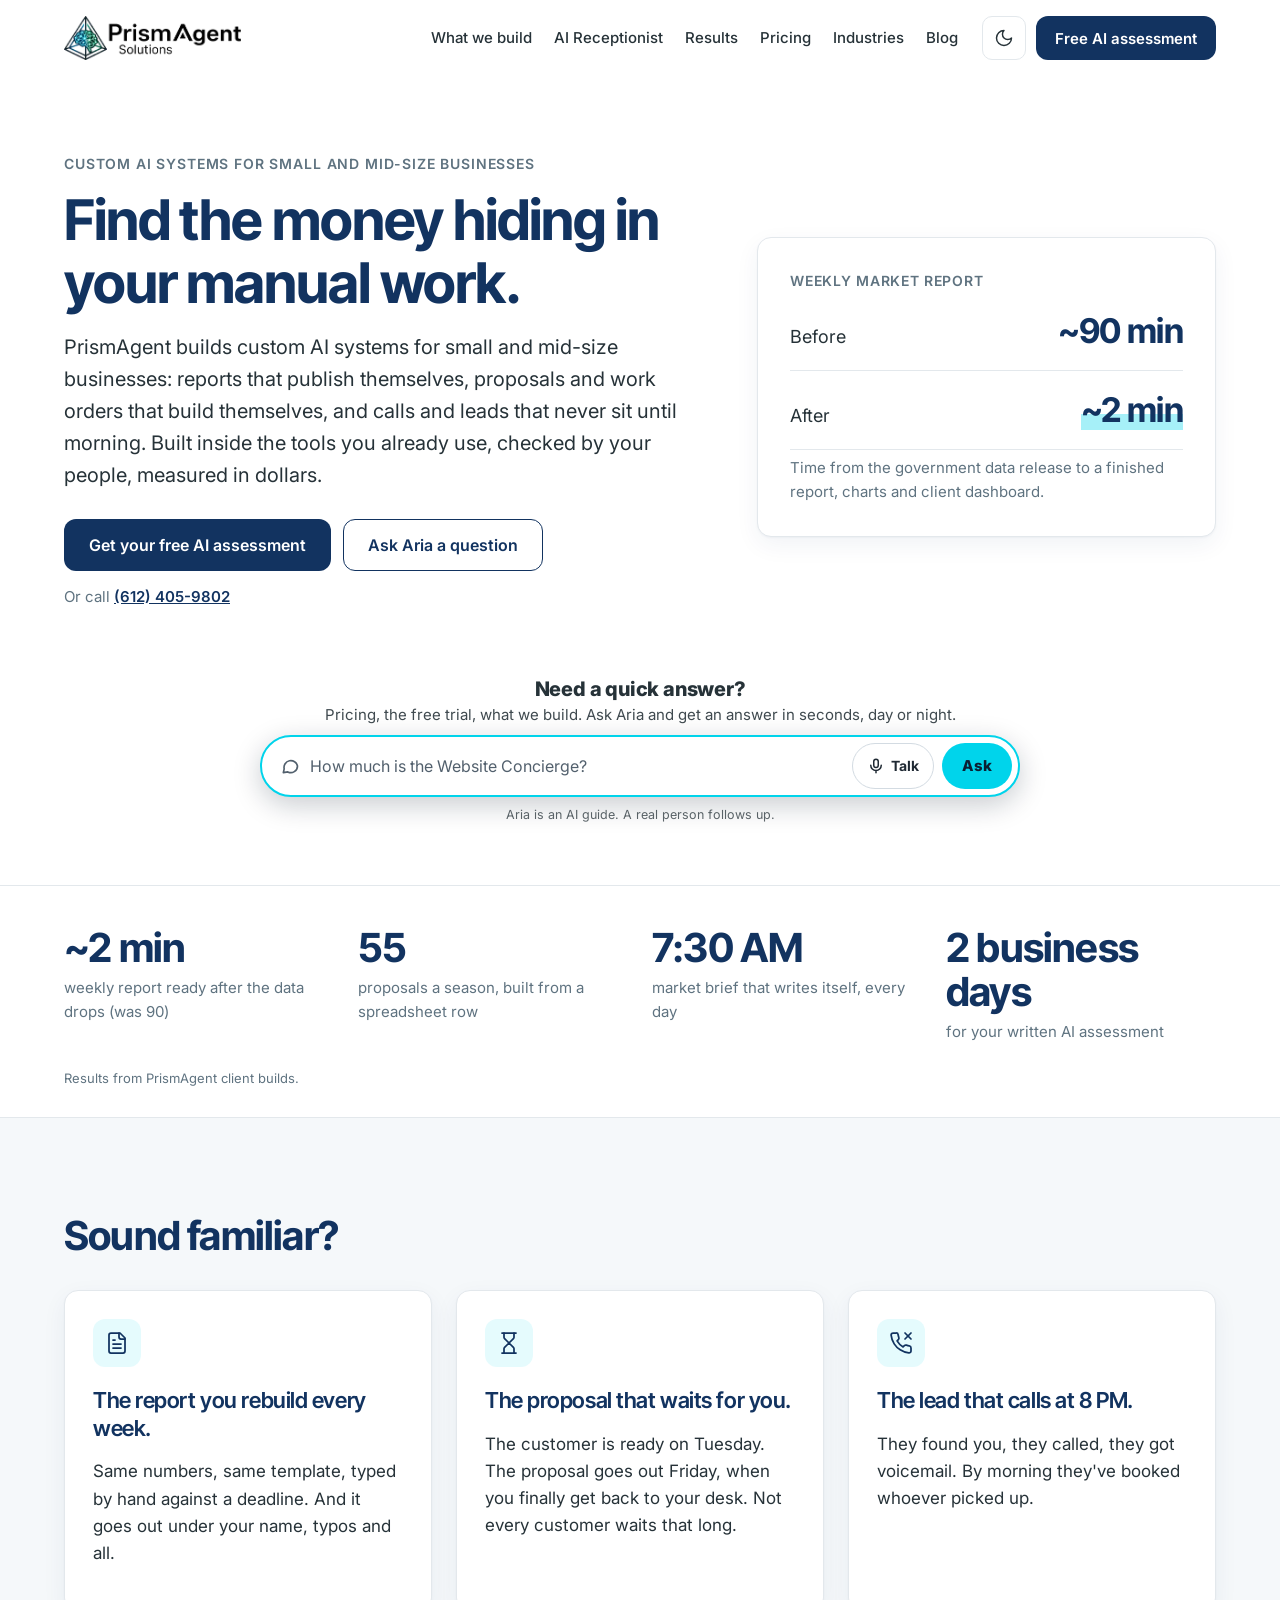
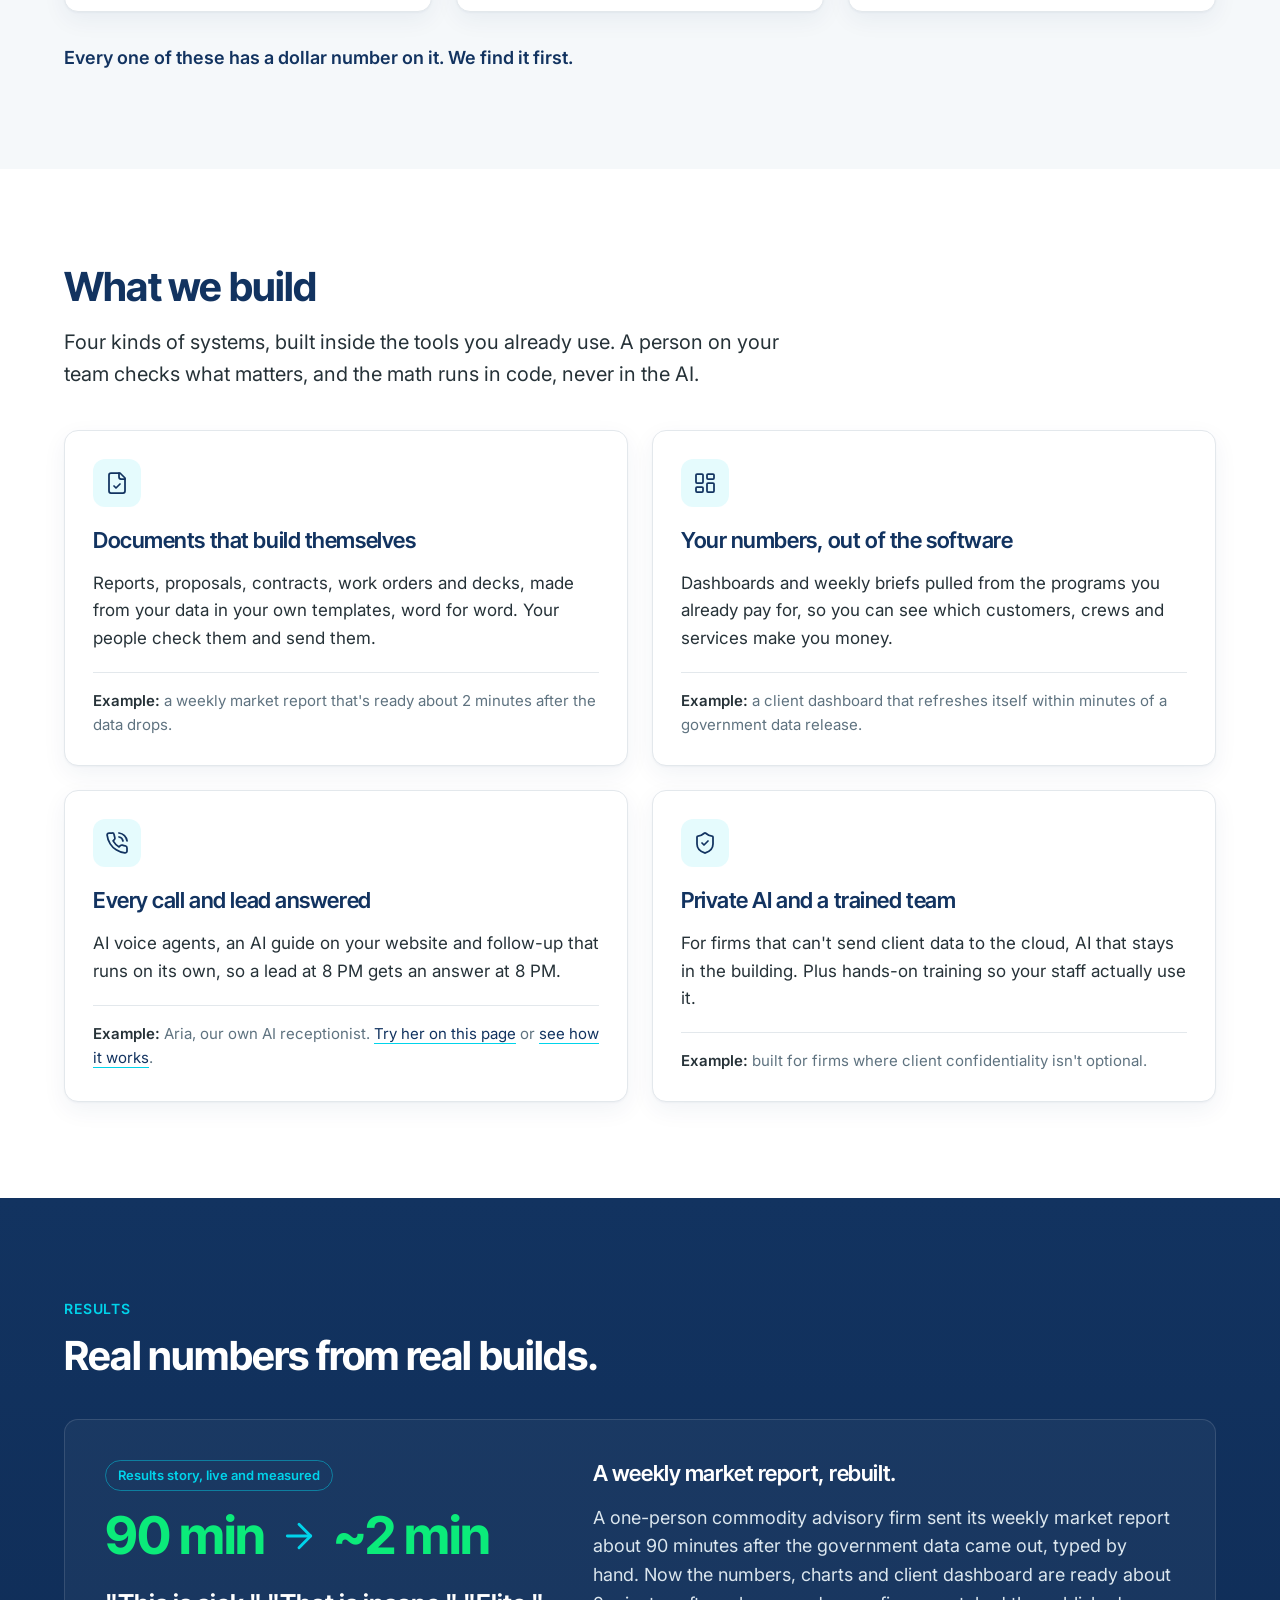
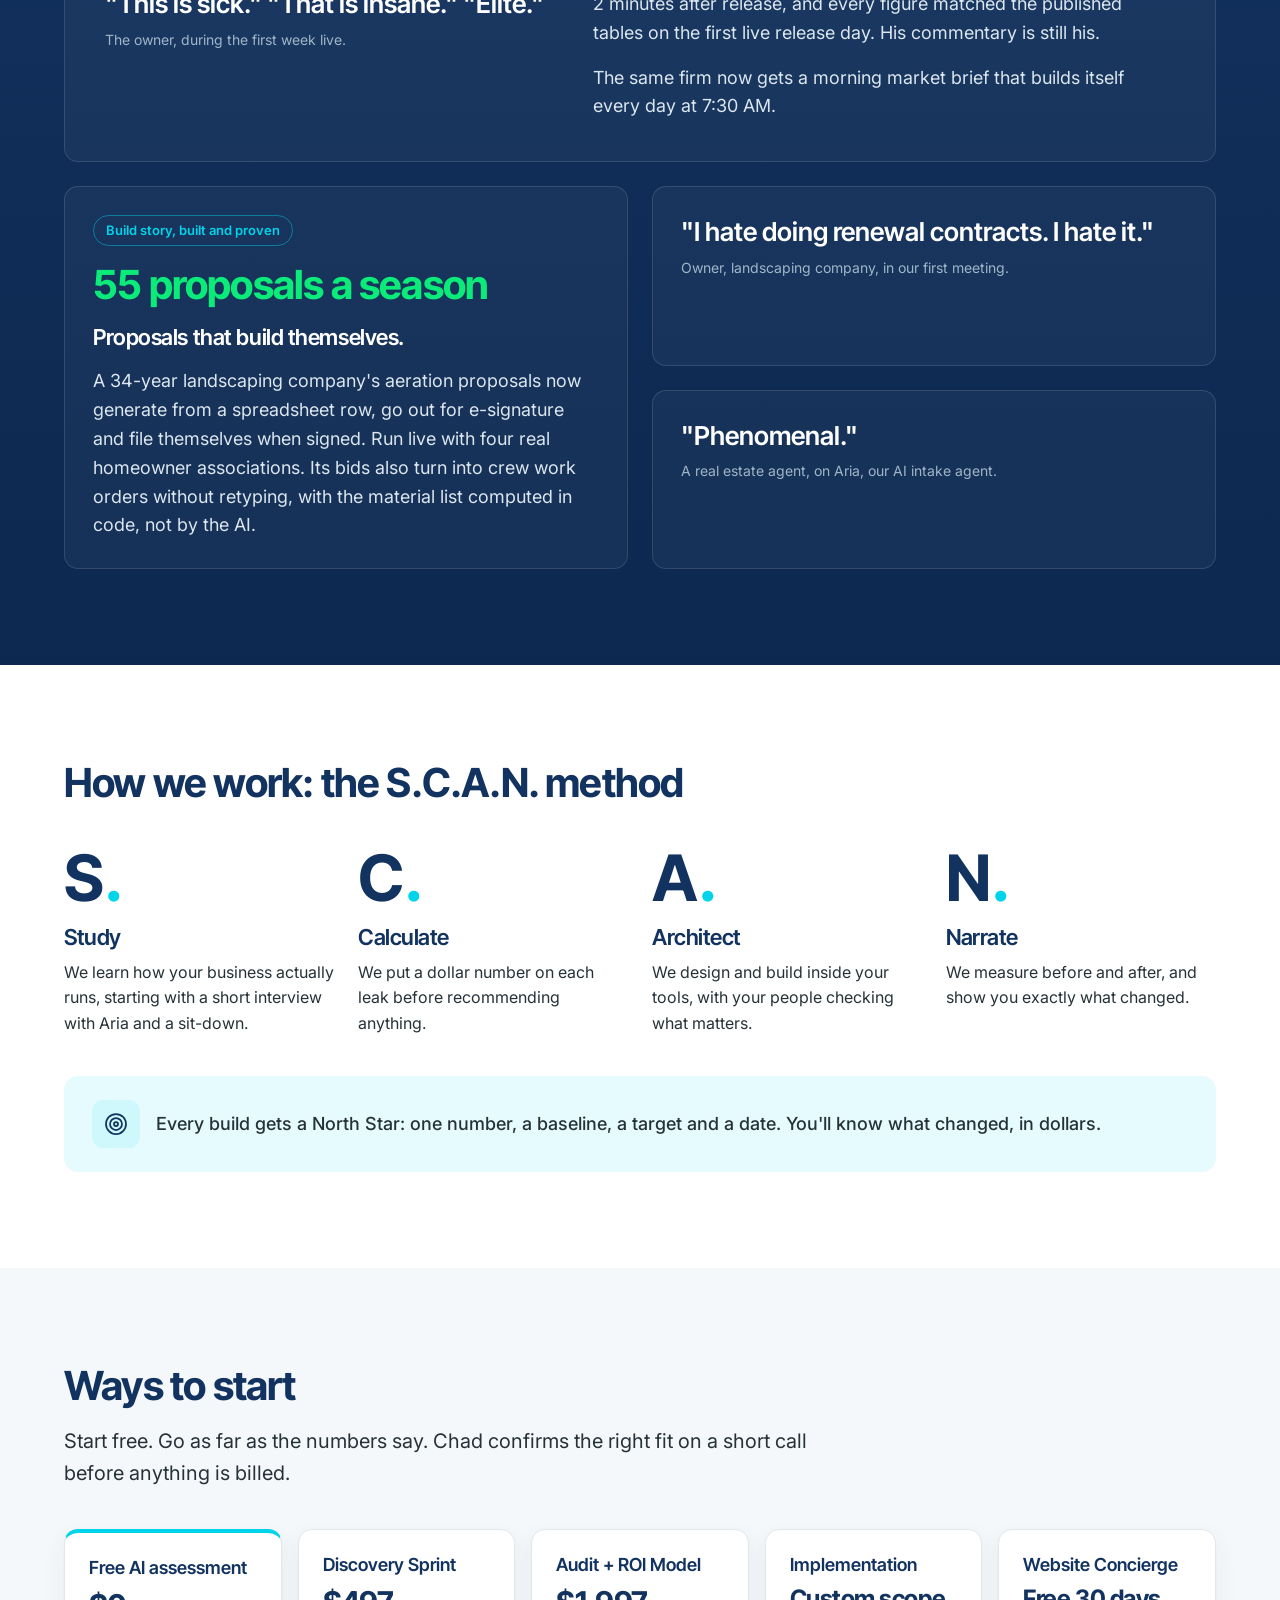
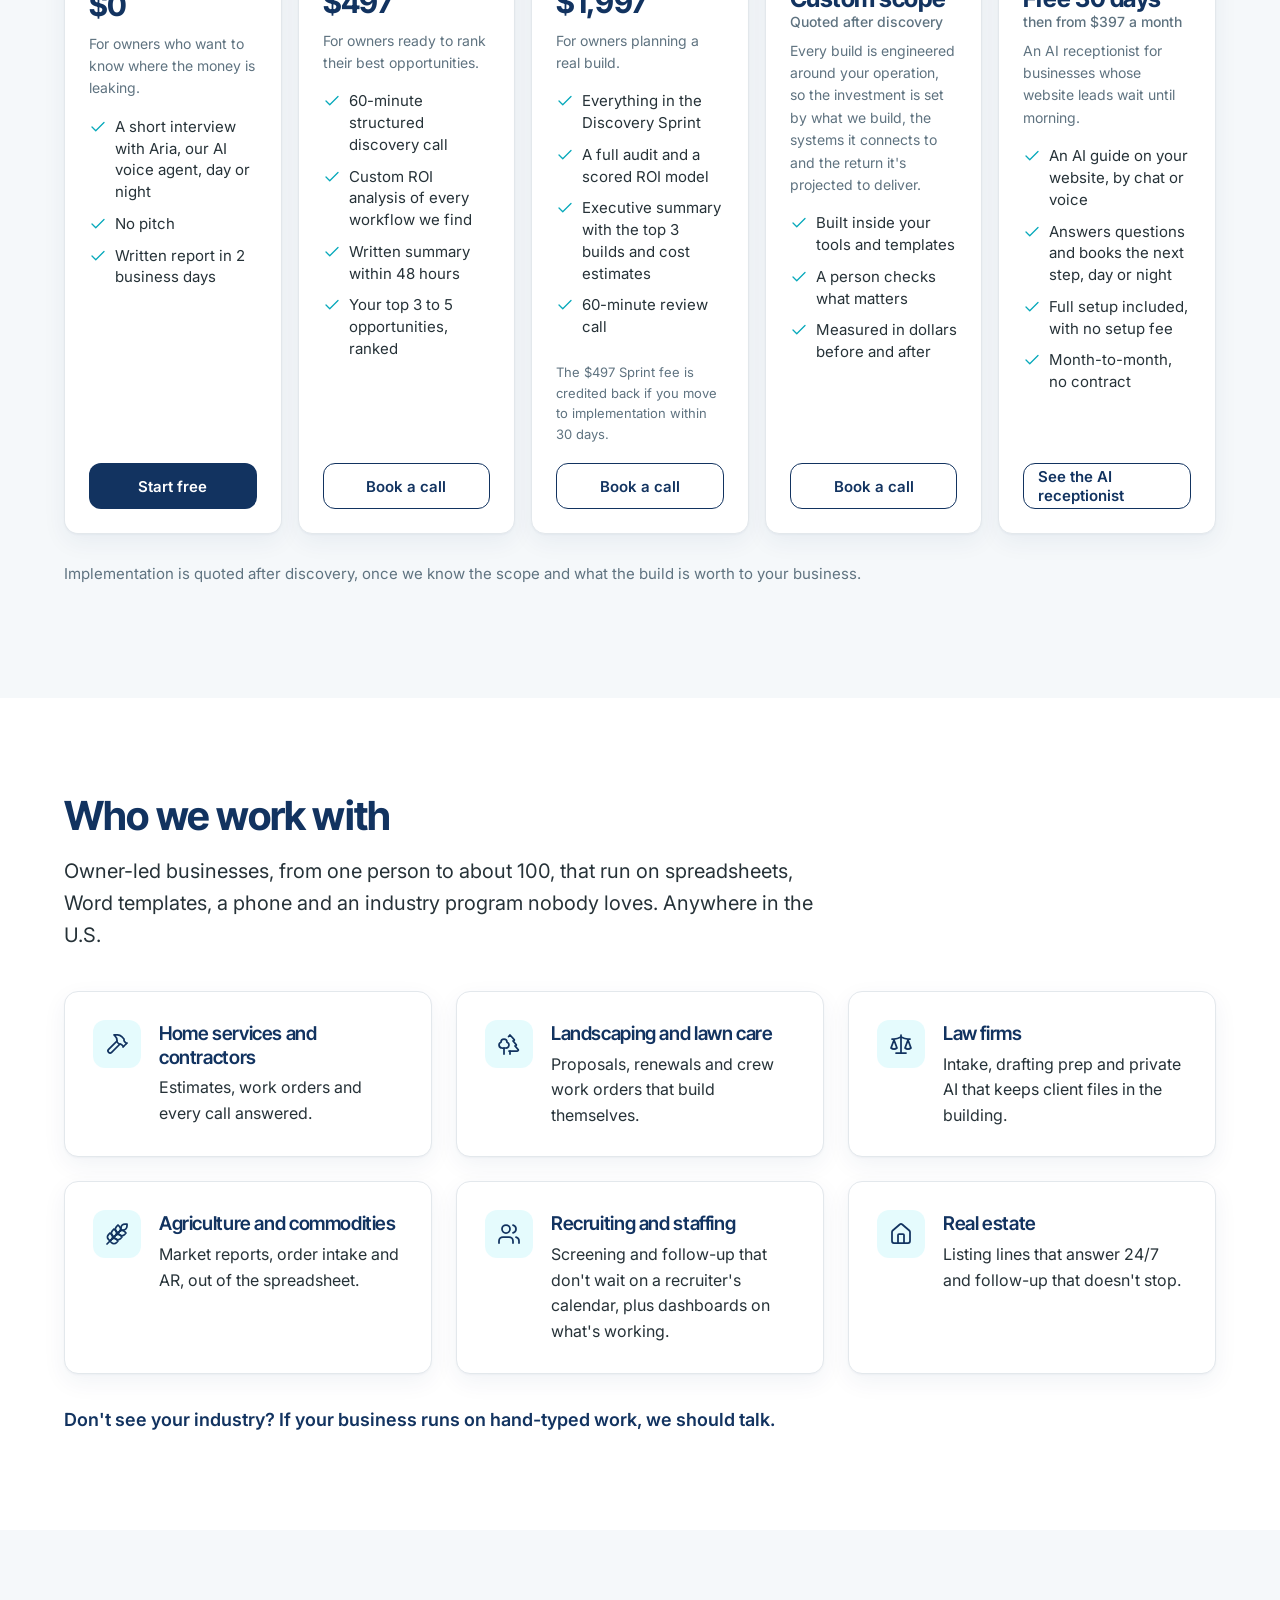
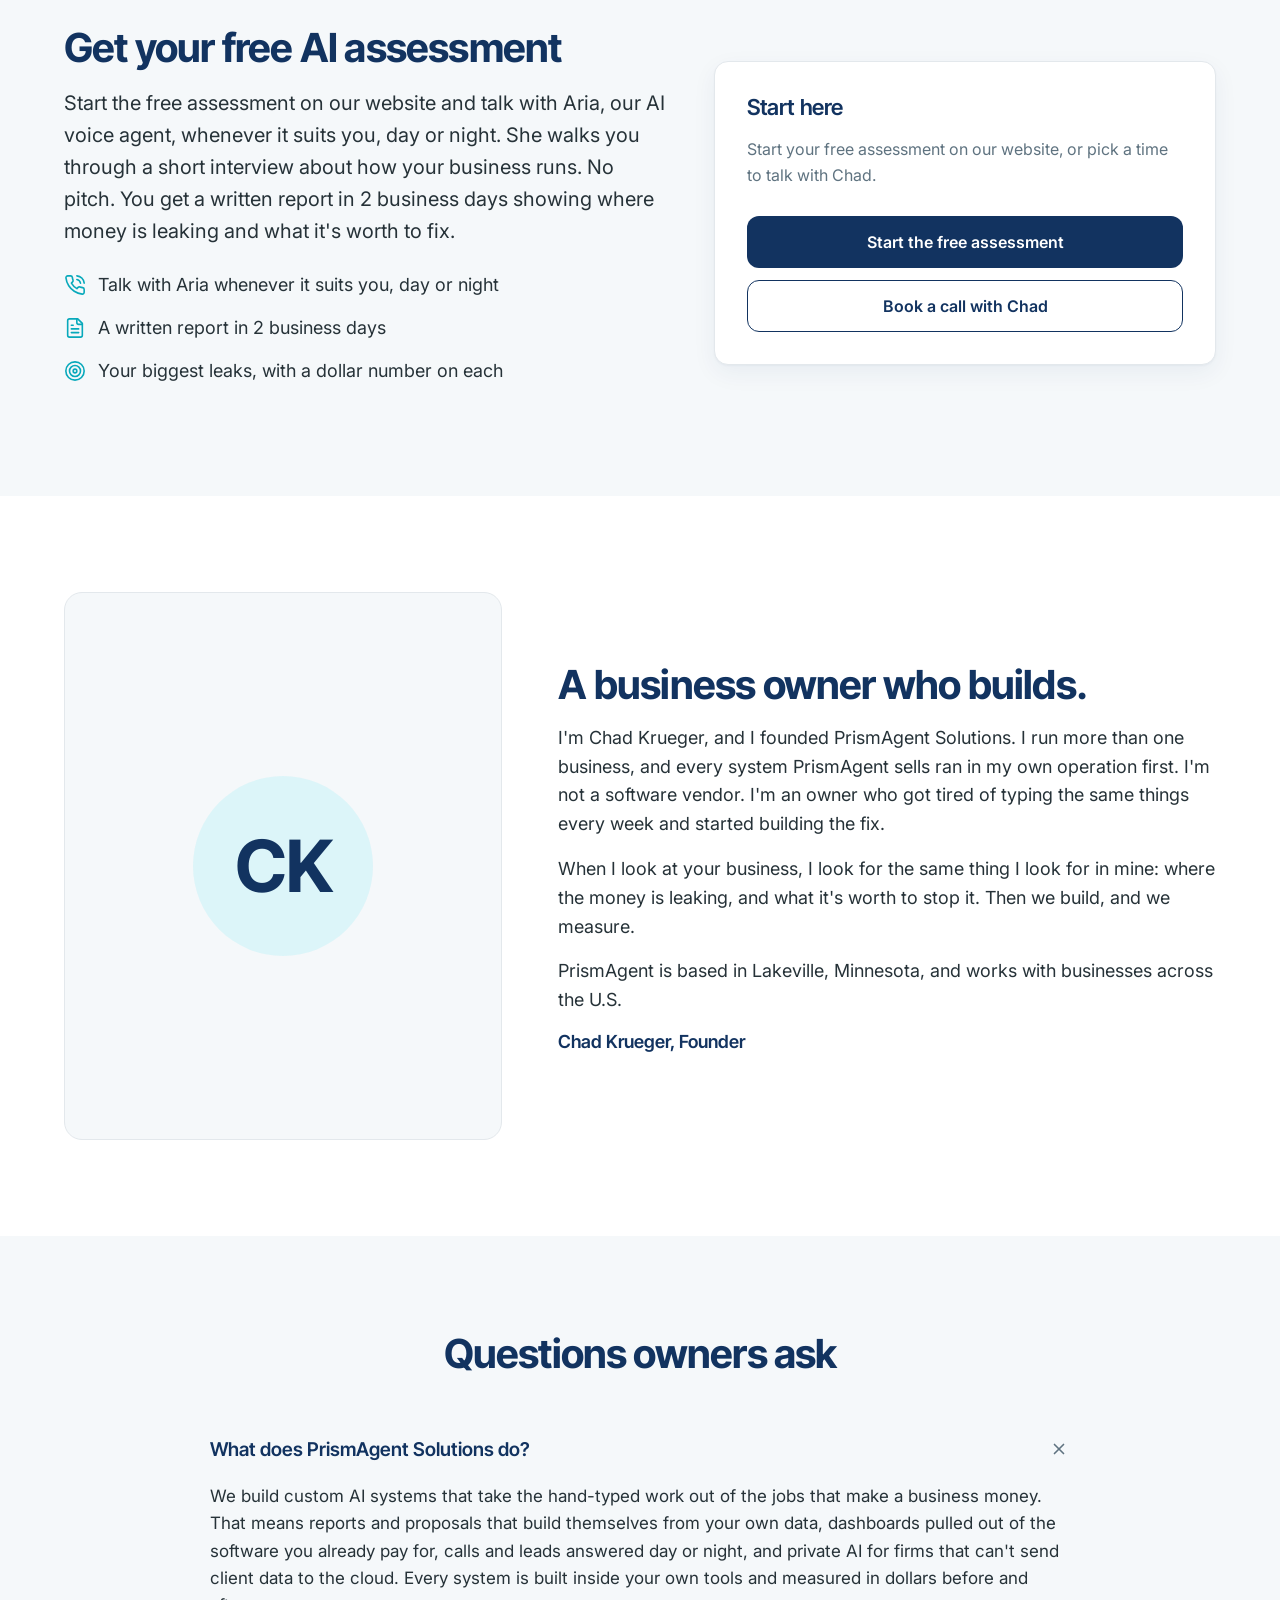
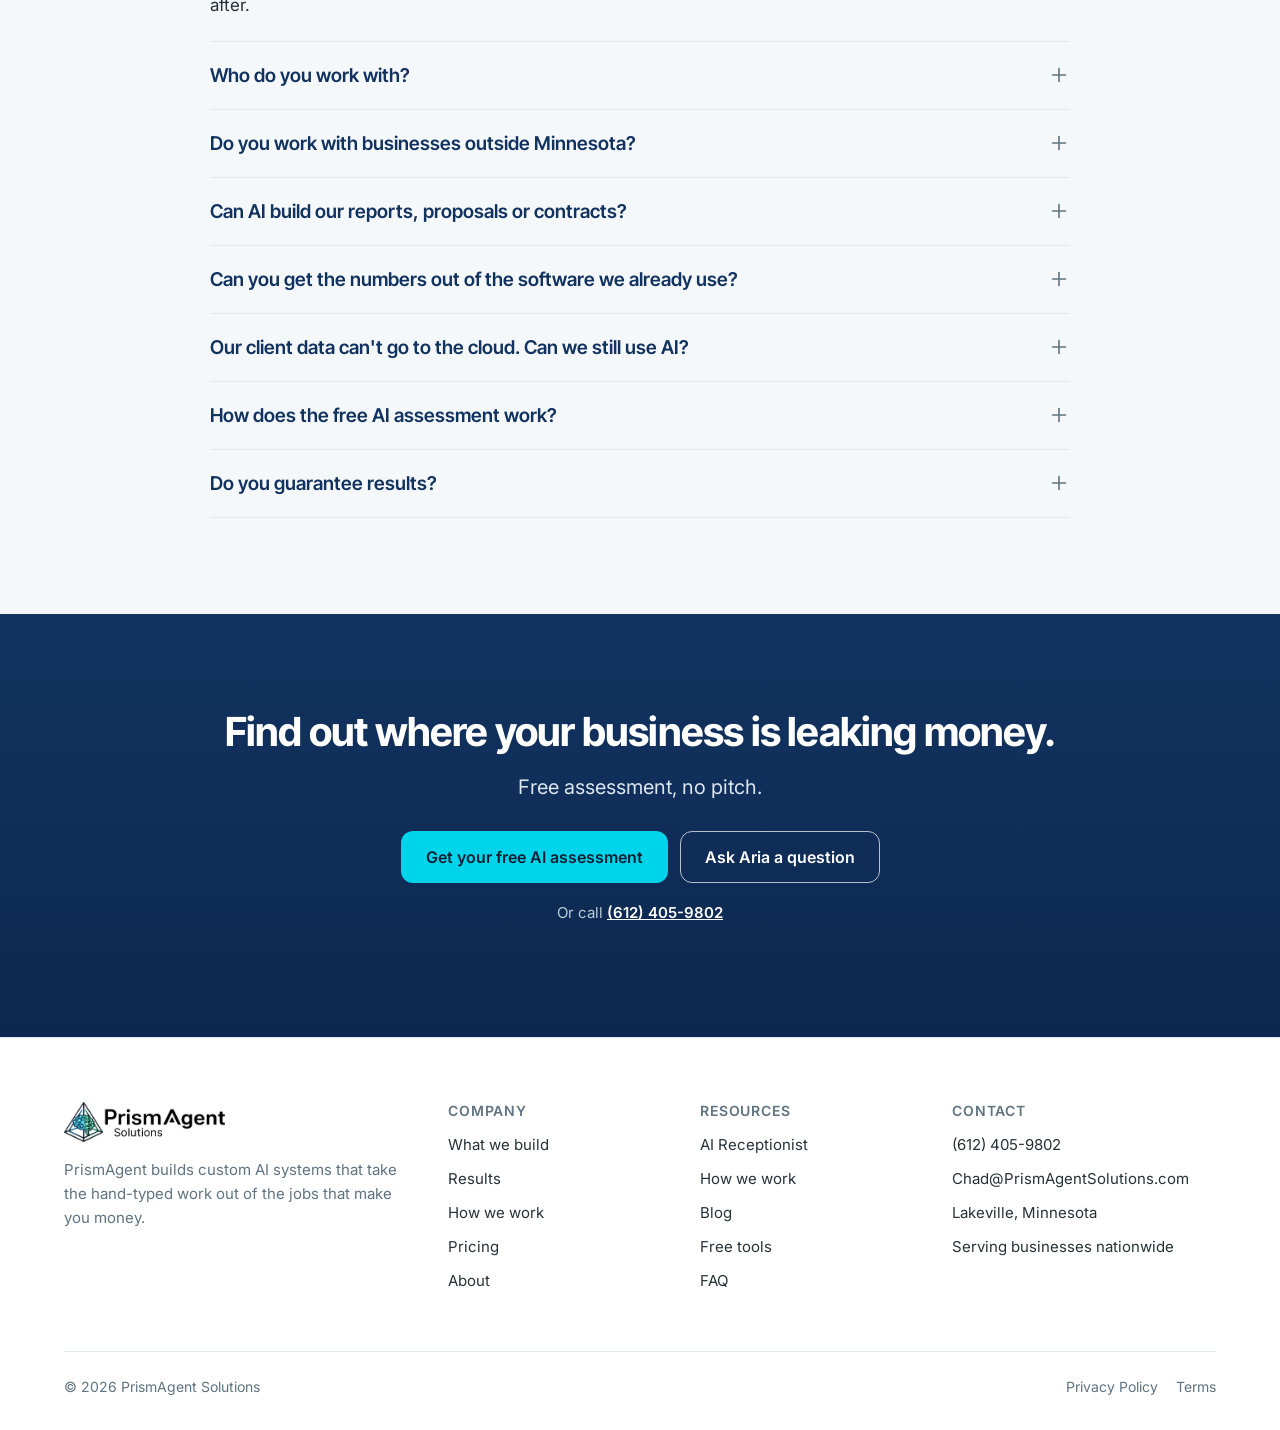
<file: classic.html>
<!doctype html>
<html lang="en">
<head>
<meta charset="utf-8">
<meta name="viewport" content="width=device-width, initial-scale=1">
<title>PrismAgent Solutions | Custom AI Systems for Small Business</title>
<meta name="description" content="PrismAgent builds custom AI systems that take the hand-typed work out of the jobs that make you money. Reports, proposals, calls and leads. Free AI assessment.">
<meta name="robots" content="noindex, nofollow">
<link rel="icon" href="[data-uri]">
<link rel="preconnect" href="https://fonts.googleapis.com">
<link rel="preconnect" href="https://fonts.gstatic.com" crossorigin>
<link href="https://fonts.googleapis.com/css2?family=Inter:wght@400;500;600&family=Inter+Tight:wght@600;700&display=swap" rel="stylesheet">
<script>
(function () { var t = null; try { t = localStorage.getItem("pa-theme"); } catch (e) {}
if (t === "dark" || t === "light") document.documentElement.setAttribute("data-theme", t); })();
</script>
<style>:root{--ink:#263238;--navy:#123360;--navy-2:#0c2547;--cyan:#00D4EB;--green:#0BEB7A;--muted:#5f7380;--bg:#ffffff;--bg-soft:#F5F8FA;--line:#E3E8EC;--card:#ffffff;--tint:rgba(0,212,235,.10);--btn-bg:var(--navy);--btn-ink:#ffffff;--head:var(--navy);--shadow:0 1px 2px rgba(18,51,96,.04),0 8px 24px rgba(18,51,96,.06);--logo-dark:block;--logo-light:none}@media (prefers-color-scheme: dark){:root:not([data-theme="light"]){--ink:#E6EDF2;--muted:#9fb0bc;--bg:#0B1A2E;--bg-soft:#10233D;--line:#1E3352;--card:#10233D;--tint:rgba(0,212,235,.12);--btn-bg:var(--cyan);--btn-ink:#0b1f33;--head:#ffffff;--shadow:none;--logo-dark:none;--logo-light:block}}:root[data-theme="dark"]{--ink:#E6EDF2;--muted:#9fb0bc;--bg:#0B1A2E;--bg-soft:#10233D;--line:#1E3352;--card:#10233D;--tint:rgba(0,212,235,.12);--btn-bg:var(--cyan);--btn-ink:#0b1f33;--head:#ffffff;--shadow:none;--logo-dark:none;--logo-light:block}*{box-sizing:border-box}html{scroll-behavior:smooth;scroll-padding-top:84px}body{margin:0;background:var(--bg);color:var(--ink);font-family:Inter,system-ui,sans-serif;font-size:18px;line-height:1.6;-webkit-font-smoothing:antialiased}h1,h2,h3{font-family:"Inter Tight",Inter,sans-serif;color:var(--head);letter-spacing:-0.02em;line-height:1.12;margin:0 0 16px}h1{font-size:56px;font-weight:700}h2{font-size:40px;font-weight:700}h3{font-size:22px;font-weight:600;line-height:1.25}p{margin:0 0 16px}a{color:inherit}img{max-width:100%;display:block}.wrap{max-width:1200px;margin:0 auto;padding:0 24px}section.band{padding:96px 0}.soft{background:var(--bg-soft)}.label{display:inline-block;font-size:14px;font-weight:600;letter-spacing:.06em;text-transform:uppercase;color:var(--muted);margin-bottom:14px}.lead{font-size:20px;max-width:760px;color:var(--ink)}.center{text-align:center}.center .lead{margin-left:auto;margin-right:auto}.btn{display:inline-flex;align-items:center;justify-content:center;gap:8px;height:52px;padding:0 24px;border-radius:12px;font:600 16px Inter,sans-serif;text-decoration:none;cursor:pointer;border:1.5px solid transparent;transition:transform .15s,background .15s}.btn-primary{background:var(--btn-bg);color:var(--btn-ink)}.btn-primary:hover{transform:translateY(-1px);filter:brightness(.95)}.btn-secondary{background:transparent;color:var(--head);border-color:currentColor}.btn-secondary:hover{background:var(--tint)}.btn-cyan{background:var(--cyan);color:#0b1f33}.btn-ghost{background:transparent;color:#fff;border-color:rgba(255,255,255,.7)}:focus-visible{outline:3px solid var(--cyan);outline-offset:3px;border-radius:8px}.icon{width:48px;height:48px;border-radius:12px;background:var(--tint);display:flex;align-items:center;justify-content:center;color:var(--head);flex:none}svg.lucide{width:24px;height:24px;fill:none;stroke:currentColor;stroke-width:1.75;stroke-linecap:round;stroke-linejoin:round}.icon svg{width:24px;height:24px;stroke-width:1.75}.card{background:var(--card);border:1px solid var(--line);border-radius:14px;padding:28px;box-shadow:var(--shadow)}.grid{display:grid;gap:24px}.g2{grid-template-columns:repeat(2,1fr)}.g3{grid-template-columns:repeat(3,1fr)}.g4{grid-template-columns:repeat(4,1fr)}header.nav{position:sticky;top:0;z-index:50;background:var(--bg);border-bottom:1px solid transparent;transition:border-color .2s}header.nav.scrolled{border-bottom-color:var(--line)}.nav .wrap{display:flex;align-items:center;gap:24px;height:76px}.brand img{height:44px;width:auto}.brand .l-dark{display:var(--logo-dark)}.brand .l-light{display:var(--logo-light)}.links{display:flex;gap:22px;margin-left:auto;font-size:15px;font-weight:500}.links a{text-decoration:none;color:var(--ink);white-space:nowrap}.links a:hover{color:var(--head);text-decoration:underline;text-decoration-color:var(--cyan);text-underline-offset:6px}.nav-right{display:flex;align-items:center;gap:10px}.icon-btn{width:44px;height:44px;border-radius:10px;border:1px solid var(--line);background:transparent;color:var(--ink);display:inline-flex;align-items:center;justify-content:center;cursor:pointer}.icon-btn svg{width:20px;height:20px}.nav .btn{height:44px;padding:0 18px;font-size:15px}.menu-btn{display:none}.mobile{display:none;border-top:1px solid var(--line);background:var(--bg);padding:12px 24px 24px}.mobile a{display:block;padding:12px 0;text-decoration:none;font-weight:500;border-bottom:1px solid var(--line)}.mobile .btn{width:100%;margin-top:16px}.mobile.open{display:block}.hero{padding:72px 0 40px}.hero .wrap{display:grid;grid-template-columns:1.25fr .9fr;gap:56px;align-items:center}.hero .actions{display:flex;flex-wrap:wrap;gap:12px;margin:28px 0 14px}.hero .call{font-size:15px;color:var(--muted)}.hero .call a{color:var(--head);font-weight:600}.ba{padding:32px}.ba .k{font-size:14px;font-weight:600;color:var(--muted);text-transform:uppercase;letter-spacing:.05em}.ba .row{display:flex;align-items:baseline;justify-content:space-between;gap:16px;padding:18px 0;border-bottom:1px solid var(--line)}.ba .row:last-child{border-bottom:0}.ba .big{font:700 34px "Inter Tight",sans-serif;color:var(--head);letter-spacing:-0.02em;white-space:nowrap}.ba .after .big{color:var(--head);background:linear-gradient(transparent 62%,rgba(0,212,235,.35) 62%)}.qa-slot{padding:8px 0 56px}.stats{border-top:1px solid var(--line);border-bottom:1px solid var(--line);padding:40px 0 28px}.stats .grid{gap:24px}.stat .n{font:700 40px "Inter Tight",sans-serif;color:var(--head);letter-spacing:-0.02em;line-height:1.1}.stat .t{font-size:15px;color:var(--muted);margin-top:6px}.stats .src{font-size:13px;color:var(--muted);margin:24px 0 0}.feat h3{margin-top:20px}.feat p{font-size:17px}.feat .ex{margin:20px 0 0;padding-top:16px;border-top:1px solid var(--line);font-size:15px;color:var(--muted)}.feat .ex b{color:var(--ink);font-weight:600}.linkish{background:none;border:0;padding:0;font:inherit;color:var(--head);text-decoration:underline;text-decoration-color:var(--cyan);text-underline-offset:4px;cursor:pointer}.tagline{margin:32px 0 0;font-weight:600;color:var(--head)}.dark{background:linear-gradient(180deg,#123360 0%,#0d2850 100%);color:#dbe6ee}.dark h2,.dark h3{color:#fff}.dark .label{color:var(--cyan)}.dark .card{background:rgba(255,255,255,.04);border-color:rgba(255,255,255,.12);box-shadow:none}.rgrid{display:grid;grid-template-columns:repeat(2,1fr);gap:24px;margin-top:40px}.rgrid .wide{grid-column:1 / -1;display:grid;grid-template-columns:1fr 1.3fr;gap:40px;padding:40px}.tag{display:inline-block;font-size:13px;font-weight:600;color:var(--cyan);border:1px solid rgba(0,212,235,.45);border-radius:999px;padding:4px 12px;margin-bottom:18px}.num{font:700 52px "Inter Tight",sans-serif;color:var(--green);letter-spacing:-0.02em;line-height:1.05;display:flex;align-items:center;gap:14px;flex-wrap:wrap}.num svg{width:40px;height:40px;color:var(--cyan)}.num.sm{font-size:40px}.quote{font:600 26px/1.3 "Inter Tight",sans-serif;color:#fff;margin:24px 0 8px}.cap{font-size:14px;color:#9fb6c8;margin:0}.qcard .quote{margin-top:0}.steps{display:grid;grid-template-columns:repeat(4,1fr);gap:24px;margin-top:40px}.step .letter{font:700 64px/1 "Inter Tight",sans-serif;color:var(--head)}.step .letter span{color:var(--cyan)}.step h3{margin:14px 0 8px}.step p{font-size:16px;margin:0}.north{display:flex;gap:16px;align-items:center;margin-top:40px;padding:24px 28px;border-radius:14px;background:var(--tint)}.north p{margin:0;font-weight:500;color:var(--ink)}.prices{display:grid;grid-template-columns:repeat(5,1fr);gap:16px;margin-top:40px;align-items:stretch}.price{display:flex;flex-direction:column;padding:24px}.price.free{border-top:4px solid var(--cyan)}.price .name{font:600 18px "Inter Tight",sans-serif;color:var(--head)}.price .amt{font:700 30px "Inter Tight",sans-serif;color:var(--head);margin:10px 0 2px;letter-spacing:-0.02em;line-height:1.15}.price .amt.word{font-size:24px}.price .amt small{display:block;font:500 14px Inter,sans-serif;color:var(--muted);letter-spacing:0}.price .for{font-size:14px;color:var(--muted);margin:8px 0 16px}.price ul{list-style:none;padding:0;margin:0 0 20px;font-size:15px;line-height:1.45}.price li{display:flex;gap:8px;margin-bottom:10px}.price li svg{width:18px;height:18px;flex:none;color:#08a9bb;margin-top:2px}.price .note{font-size:13px;color:var(--muted);margin:-6px 0 18px}.price .btn{margin-top:auto;height:46px;font-size:15px;padding:0 14px}.fine{font-size:15px;color:var(--muted);margin-top:28px}.ind{display:flex;gap:18px;align-items:flex-start}.ind h3{font-size:19px;margin:2px 0 6px}.ind p{font-size:16px;margin:0}.assess{display:grid;grid-template-columns:1.2fr 1fr;gap:48px;align-items:center}.assess ul{list-style:none;padding:0;margin:24px 0 0}.assess li{display:flex;gap:12px;margin-bottom:14px}.assess li svg{width:22px;height:22px;color:#08a9bb;flex:none;margin-top:3px}.assess .card{padding:32px}.assess .card .btn{width:100%;margin-top:12px}.about{display:grid;grid-template-columns:.8fr 1.2fr;gap:56px;align-items:center}.photo{aspect-ratio:4 / 5;border-radius:18px;background:var(--bg-soft);border:1px solid var(--line);display:flex;align-items:center;justify-content:center}.initials{font:700 72px "Inter Tight",sans-serif;color:var(--head);letter-spacing:-0.02em;width:180px;height:180px;border-radius:50%;background:var(--tint);display:flex;align-items:center;justify-content:center}.sig{font:600 18px "Inter Tight",sans-serif;color:var(--head);margin-top:8px}.faq{max-width:860px;margin:40px auto 0}.faq details{border-bottom:1px solid var(--line)}.faq summary{list-style:none;cursor:pointer;display:flex;justify-content:space-between;gap:16px;padding:22px 0;font:600 19px "Inter Tight",sans-serif;color:var(--head)}.faq summary::-webkit-details-marker{display:none}.faq summary svg{width:22px;height:22px;flex:none;transition:transform .2s;color:var(--muted)}.faq details[open] summary svg{transform:rotate(45deg)}.faq details p{padding:0 0 22px;margin:0;font-size:17px}.cta{text-align:center}.cta .lead{margin-left:auto;margin-right:auto}.cta .actions{display:flex;gap:12px;justify-content:center;flex-wrap:wrap;margin-top:28px}.cta .call{margin-top:18px;font-size:15px;color:#b9cbd8}.cta .call a{color:#fff;font-weight:600}footer{padding:64px 0 32px;border-top:1px solid var(--line);font-size:15px}.fgrid{display:grid;grid-template-columns:1.6fr 1fr 1fr 1.2fr;gap:32px}footer h4{font:600 14px Inter,sans-serif;text-transform:uppercase;letter-spacing:.06em;color:var(--muted);margin:0 0 14px}footer ul{list-style:none;padding:0;margin:0}footer li{margin-bottom:10px}footer a{text-decoration:none}footer a:hover{text-decoration:underline}footer .brand img{height:40px;margin-bottom:16px}.bottom{display:flex;justify-content:space-between;flex-wrap:wrap;gap:12px;margin-top:48px;padding-top:24px;border-top:1px solid var(--line);color:var(--muted);font-size:14px}.bottom a{margin-left:18px}@media (max-width: 1080px){.prices{grid-template-columns:repeat(2,1fr)}.price.free{grid-column:1 / -1}.links{display:none}.menu-btn{display:inline-flex}.nav .desk-cta{display:none}}@media (max-width: 900px){h1{font-size:38px}h2{font-size:30px}h3{font-size:20px}section.band{padding:64px 0}.hero{padding:40px 0 24px}.hero .wrap,.assess,.about,.rgrid .wide{grid-template-columns:1fr;gap:32px}.g3,.g4,.steps{grid-template-columns:repeat(2,1fr)}.fgrid{grid-template-columns:1fr 1fr}.about .photo{max-width:340px}}@media (max-width: 640px){body{font-size:17px}.wrap{padding:0 16px}.g2,.g3,.g4,.steps,.rgrid,.prices,.fgrid{grid-template-columns:1fr}.rgrid .wide{padding:28px}.num{font-size:40px}.num.sm{font-size:32px}.quote{font-size:22px}.ba .big{font-size:28px}.stat .n{font-size:34px}.hero .actions .btn{width:100%}.bottom a{margin:0 18px 0 0}.brand img{height:38px}}@media (prefers-reduced-motion: reduce){html{scroll-behavior:auto}.btn{transition:none}}</style>
</head>
<body>
<svg width="0" height="0" style="position:absolute" aria-hidden="true"><defs><symbol id="i-moon" viewBox="0 0 24 24"><path d="M12 3a6 6 0 0 0 9 9 9 9 0 1 1-9-9Z"/></symbol><symbol id="i-sun" viewBox="0 0 24 24"><circle cx="12" cy="12" r="4"/><path d="M12 2v2"/><path d="M12 20v2"/><path d="m4.93 4.93 1.41 1.41"/><path d="m17.66 17.66 1.41 1.41"/><path d="M2 12h2"/><path d="M20 12h2"/><path d="m6.34 17.66-1.41 1.41"/><path d="m19.07 4.93-1.41 1.41"/></symbol><symbol id="i-menu" viewBox="0 0 24 24"><line x1="4" x2="20" y1="12" y2="12"/><line x1="4" x2="20" y1="6" y2="6"/><line x1="4" x2="20" y1="18" y2="18"/></symbol><symbol id="i-file-text" viewBox="0 0 24 24"><path d="M15 2H6a2 2 0 0 0-2 2v16a2 2 0 0 0 2 2h12a2 2 0 0 0 2-2V7Z"/><path d="M14 2v4a2 2 0 0 0 2 2h4"/><path d="M10 9H8"/><path d="M16 13H8"/><path d="M16 17H8"/></symbol><symbol id="i-hourglass" viewBox="0 0 24 24"><path d="M5 22h14"/><path d="M5 2h14"/><path d="M17 22v-4.172a2 2 0 0 0-.586-1.414L12 12l-4.414 4.414A2 2 0 0 0 7 17.828V22"/><path d="M7 2v4.172a2 2 0 0 0 .586 1.414L12 12l4.414-4.414A2 2 0 0 0 17 6.172V2"/></symbol><symbol id="i-phone-missed" viewBox="0 0 24 24"><line x1="22" x2="16" y1="2" y2="8"/><line x1="16" x2="22" y1="2" y2="8"/><path d="M22 16.92v3a2 2 0 0 1-2.18 2 19.79 19.79 0 0 1-8.63-3.07 19.5 19.5 0 0 1-6-6 19.79 19.79 0 0 1-3.07-8.67A2 2 0 0 1 4.11 2h3a2 2 0 0 1 2 1.72 12.84 12.84 0 0 0 .7 2.81 2 2 0 0 1-.45 2.11L8.09 9.91a16 16 0 0 0 6 6l1.27-1.27a2 2 0 0 1 2.11-.45 12.84 12.84 0 0 0 2.81.7A2 2 0 0 1 22 16.92z"/></symbol><symbol id="i-file-check" viewBox="0 0 24 24"><path d="M15 2H6a2 2 0 0 0-2 2v16a2 2 0 0 0 2 2h12a2 2 0 0 0 2-2V7Z"/><path d="M14 2v4a2 2 0 0 0 2 2h4"/><path d="m9 15 2 2 4-4"/></symbol><symbol id="i-layout-dashboard" viewBox="0 0 24 24"><rect width="7" height="9" x="3" y="3" rx="1"/><rect width="7" height="5" x="14" y="3" rx="1"/><rect width="7" height="9" x="14" y="12" rx="1"/><rect width="7" height="5" x="3" y="16" rx="1"/></symbol><symbol id="i-phone-call" viewBox="0 0 24 24"><path d="M22 16.92v3a2 2 0 0 1-2.18 2 19.79 19.79 0 0 1-8.63-3.07 19.5 19.5 0 0 1-6-6 19.79 19.79 0 0 1-3.07-8.67A2 2 0 0 1 4.11 2h3a2 2 0 0 1 2 1.72 12.84 12.84 0 0 0 .7 2.81 2 2 0 0 1-.45 2.11L8.09 9.91a16 16 0 0 0 6 6l1.27-1.27a2 2 0 0 1 2.11-.45 12.84 12.84 0 0 0 2.81.7A2 2 0 0 1 22 16.92z"/><path d="M14.05 2a9 9 0 0 1 8 7.94"/><path d="M14.05 6A5 5 0 0 1 18 10"/></symbol><symbol id="i-shield-check" viewBox="0 0 24 24"><path d="M20 13c0 5-3.5 7.5-7.66 8.95a1 1 0 0 1-.67-.01C7.5 20.5 4 18 4 13V6a1 1 0 0 1 1-1c2 0 4.5-1.2 6.24-2.72a1.17 1.17 0 0 1 1.52 0C14.51 3.81 17 5 19 5a1 1 0 0 1 1 1z"/><path d="m9 12 2 2 4-4"/></symbol><symbol id="i-arrow-right" viewBox="0 0 24 24"><path d="M5 12h14"/><path d="m12 5 7 7-7 7"/></symbol><symbol id="i-target" viewBox="0 0 24 24"><circle cx="12" cy="12" r="10"/><circle cx="12" cy="12" r="6"/><circle cx="12" cy="12" r="2"/></symbol><symbol id="i-check" viewBox="0 0 24 24"><path d="M20 6 9 17l-5-5"/></symbol><symbol id="i-hammer" viewBox="0 0 24 24"><path d="m15 12-8.373 8.373a1 1 0 1 1-3-3L12 9"/><path d="m18 15 4-4"/><path d="m21.5 11.5-1.914-1.914A2 2 0 0 1 19 8.172V7l-2.26-2.26a6 6 0 0 0-4.202-1.756L9 2.96l.92.82A6.18 6.18 0 0 1 12 8.4V10l2 2h1.172a2 2 0 0 1 1.414.586L18.5 14.5"/></symbol><symbol id="i-trees" viewBox="0 0 24 24"><path d="M10 10v.2A3 3 0 0 1 8.9 16H5a3 3 0 0 1-1-5.8V10a3 3 0 0 1 6 0Z"/><path d="M7 16v6"/><path d="M13 19v3"/><path d="M12 19h8.3a1 1 0 0 0 .7-1.7L18 14h.3a1 1 0 0 0 .7-1.7L16 9h.2a1 1 0 0 0 .8-1.7L13 3l-1.4 1.5"/></symbol><symbol id="i-scale" viewBox="0 0 24 24"><path d="m16 16 3-8 3 8c-.87.65-1.92 1-3 1s-2.13-.35-3-1Z"/><path d="m2 16 3-8 3 8c-.87.65-1.92 1-3 1s-2.13-.35-3-1Z"/><path d="M7 21h10"/><path d="M12 3v18"/><path d="M3 7h2c2 0 5-1 7-2 2 1 5 2 7 2h2"/></symbol><symbol id="i-wheat" viewBox="0 0 24 24"><path d="M2 22 16 8"/><path d="M3.47 12.53 5 11l1.53 1.53a3.5 3.5 0 0 1 0 4.94L5 19l-1.53-1.53a3.5 3.5 0 0 1 0-4.94Z"/><path d="M7.47 8.53 9 7l1.53 1.53a3.5 3.5 0 0 1 0 4.94L9 15l-1.53-1.53a3.5 3.5 0 0 1 0-4.94Z"/><path d="M11.47 4.53 13 3l1.53 1.53a3.5 3.5 0 0 1 0 4.94L13 11l-1.53-1.53a3.5 3.5 0 0 1 0-4.94Z"/><path d="M20 2h2v2a4 4 0 0 1-4 4h-2V6a4 4 0 0 1 4-4Z"/><path d="M11.47 17.47 13 19l-1.53 1.53a3.5 3.5 0 0 1-4.94 0L5 19l1.53-1.53a3.5 3.5 0 0 1 4.94 0Z"/><path d="M15.47 13.47 17 15l-1.53 1.53a3.5 3.5 0 0 1-4.94 0L9 15l1.53-1.53a3.5 3.5 0 0 1 4.94 0Z"/><path d="M19.47 9.47 21 11l-1.53 1.53a3.5 3.5 0 0 1-4.94 0L13 11l1.53-1.53a3.5 3.5 0 0 1 4.94 0Z"/></symbol><symbol id="i-users" viewBox="0 0 24 24"><path d="M16 21v-2a4 4 0 0 0-4-4H6a4 4 0 0 0-4 4v2"/><circle cx="9" cy="7" r="4"/><path d="M22 21v-2a4 4 0 0 0-3-3.87"/><path d="M16 3.13a4 4 0 0 1 0 7.75"/></symbol><symbol id="i-house" viewBox="0 0 24 24"><path d="M15 21v-8a1 1 0 0 0-1-1h-4a1 1 0 0 0-1 1v8"/><path d="M3 10a2 2 0 0 1 .709-1.528l7-5.999a2 2 0 0 1 2.582 0l7 5.999A2 2 0 0 1 21 10v9a2 2 0 0 1-2 2H5a2 2 0 0 1-2-2z"/></symbol><symbol id="i-plus" viewBox="0 0 24 24"><path d="M5 12h14"/><path d="M12 5v14"/></symbol></defs></svg>
<header class="nav" id="top">
<div class="wrap">
<a class="brand" href="#top" aria-label="PrismAgent Solutions home">
<img class="l-dark" src="[data-uri]" alt="PrismAgent Solutions" width="387" height="96">
<img class="l-light" src="[data-uri]" alt="PrismAgent Solutions" width="379" height="96">
</a>
<nav class="links" aria-label="Main">
<a href="#what-we-build">What we build</a><a href="ai-receptionist.html">AI Receptionist</a><a href="#results">Results</a>
<a href="#pricing">Pricing</a><a href="#industries">Industries</a>
<a href="https://www.prismagentsolutions.com/blog">Blog</a>
</nav>
<div class="nav-right">
<button class="icon-btn" id="theme" type="button" aria-label="Switch light or dark mode"><svg class="lucide lucide-moon i-moon" viewBox="0 0 24 24" aria-hidden="true"><use href="#i-moon"/></svg><svg class="lucide lucide-sun i-sun" viewBox="0 0 24 24" aria-hidden="true"><use href="#i-sun"/></svg></button>
<a class="btn btn-primary desk-cta" href="#assessment">Free AI assessment</a>
<button class="icon-btn menu-btn" id="menu" type="button" aria-label="Open menu" aria-expanded="false" aria-controls="mobile"><svg class="lucide lucide-menu" viewBox="0 0 24 24" aria-hidden="true"><use href="#i-menu"/></svg></button>
</div>
</div>
<div class="mobile" id="mobile">
<a href="#what-we-build">What we build</a><a href="ai-receptionist.html">AI Receptionist</a><a href="#results">Results</a><a href="#how-we-work">How we work</a>
<a href="#pricing">Pricing</a><a href="#industries">Industries</a>
<a href="https://www.prismagentsolutions.com/blog">Blog</a><a href="https://www.prismagentsolutions.com/missed-call-calculator">Free tools</a>
<a class="btn btn-primary" href="#assessment">Get your free AI assessment</a>
</div>
</header>
<main>
<section class="hero">
<div class="wrap">
<div>
<span class="label">Custom AI systems for small and mid-size businesses</span>
<h1>Find the money hiding in your manual work.</h1>
<p class="lead">PrismAgent builds custom AI systems for small and mid-size businesses: reports that publish themselves, proposals and work orders that build themselves, and calls and leads that never sit until morning. Built inside the tools you already use, checked by your people, measured in dollars.</p>
<div class="actions">
<a class="btn btn-primary" href="#assessment">Get your free AI assessment</a>
<button class="btn btn-secondary" type="button" data-aria>Ask Aria a question</button>
</div>
<p class="call">Or call <a href="tel:+16124059802">(612) 405-9802</a></p>
</div>
<div class="card ba" aria-label="Before and after example">
<div class="k">Weekly market report</div>
<div class="row"><span>Before</span><span class="big">~90 min</span></div>
<div class="row after"><span>After</span><span class="big">~2 min</span></div>
<p style="font-size:15px;color:var(--muted);margin:6px 0 0">Time from the government data release to a finished report, charts and client dashboard.</p>
</div>
</div>
</section>
<div class="qa-slot"><div class="wrap"><div id="pa-quick-answer"></div></div></div>
<section class="stats" aria-label="Results">
<div class="wrap">
<div class="grid g4">
<div class="stat"><div class="n">~2 min</div><div class="t">weekly report ready after the data drops (was 90)</div></div>
<div class="stat"><div class="n">55</div><div class="t">proposals a season, built from a spreadsheet row</div></div>
<div class="stat"><div class="n">7:30 AM</div><div class="t">market brief that writes itself, every day</div></div>
<div class="stat"><div class="n">2 business days</div><div class="t">for your written AI assessment</div></div>
</div>
<p class="src">Results from PrismAgent client builds.</p>
</div>
</section>
<section class="band soft">
<div class="wrap">
<h2>Sound familiar?</h2>
<div class="grid g3" style="margin-top:32px">
<div class="card feat"><div class="icon"><svg class="lucide lucide-file-text" viewBox="0 0 24 24" aria-hidden="true"><use href="#i-file-text"/></svg></div><h3>The report you rebuild every week.</h3><p>Same numbers, same template, typed by hand against a deadline. And it goes out under your name, typos and all.</p></div>
<div class="card feat"><div class="icon"><svg class="lucide lucide-hourglass" viewBox="0 0 24 24" aria-hidden="true"><use href="#i-hourglass"/></svg></div><h3>The proposal that waits for you.</h3><p>The customer is ready on Tuesday. The proposal goes out Friday, when you finally get back to your desk. Not every customer waits that long.</p></div>
<div class="card feat"><div class="icon"><svg class="lucide lucide-phone-missed" viewBox="0 0 24 24" aria-hidden="true"><use href="#i-phone-missed"/></svg></div><h3>The lead that calls at 8 PM.</h3><p>They found you, they called, they got voicemail. By morning they've booked whoever picked up.</p></div>
</div>
<p class="tagline">Every one of these has a dollar number on it. We find it first.</p>
</div>
</section>
<section class="band" id="what-we-build">
<div class="wrap">
<h2>What we build</h2>
<p class="lead">Four kinds of systems, built inside the tools you already use. A person on your team checks what matters, and the math runs in code, never in the AI.</p>
<div class="grid g2" style="margin-top:40px">
<div class="card feat"><div class="icon"><svg class="lucide lucide-file-check" viewBox="0 0 24 24" aria-hidden="true"><use href="#i-file-check"/></svg></div><h3>Documents that build themselves</h3><p>Reports, proposals, contracts, work orders and decks, made from your data in your own templates, word for word. Your people check them and send them.</p><p class="ex"><b>Example:</b> a weekly market report that's ready about 2 minutes after the data drops.</p></div>
<div class="card feat"><div class="icon"><svg class="lucide lucide-layout-dashboard" viewBox="0 0 24 24" aria-hidden="true"><use href="#i-layout-dashboard"/></svg></div><h3>Your numbers, out of the software</h3><p>Dashboards and weekly briefs pulled from the programs you already pay for, so you can see which customers, crews and services make you money.</p><p class="ex"><b>Example:</b> a client dashboard that refreshes itself within minutes of a government data release.</p></div>
<div class="card feat"><div class="icon"><svg class="lucide lucide-phone-call" viewBox="0 0 24 24" aria-hidden="true"><use href="#i-phone-call"/></svg></div><h3>Every call and lead answered</h3><p>AI voice agents, an AI guide on your website and follow-up that runs on its own, so a lead at 8 PM gets an answer at 8 PM.</p><p class="ex"><b>Example:</b> Aria, our own AI receptionist. <button class="linkish" type="button" data-aria>Try her on this page</button> or <a class="linkish" href="ai-receptionist.html">see how it works</a>.</p></div>
<div class="card feat"><div class="icon"><svg class="lucide lucide-shield-check" viewBox="0 0 24 24" aria-hidden="true"><use href="#i-shield-check"/></svg></div><h3>Private AI and a trained team</h3><p>For firms that can't send client data to the cloud, AI that stays in the building. Plus hands-on training so your staff actually use it.</p><p class="ex"><b>Example:</b> built for firms where client confidentiality isn't optional.</p></div>
</div>
</div>
</section>
<section class="band dark" id="results">
<div class="wrap">
<span class="label">Results</span>
<h2>Real numbers from real builds.</h2>
<div class="rgrid">
<div class="card wide">
<div>
<span class="tag">Results story, live and measured</span>
<div class="num">90 min <svg class="lucide lucide-arrow-right" viewBox="0 0 24 24" aria-hidden="true"><use href="#i-arrow-right"/></svg> ~2 min</div>
<p class="quote">"This is sick." "That is insane." "Elite."</p>
<p class="cap">The owner, during the first week live.</p>
</div>
<div>
<h3>A weekly market report, rebuilt.</h3>
<p>A one-person commodity advisory firm sent its weekly market report about 90 minutes after the government data came out, typed by hand. Now the numbers, charts and client dashboard are ready about 2 minutes after release, and every figure matched the published tables on the first live release day. His commentary is still his.</p>
<p style="margin:0">The same firm now gets a morning market brief that builds itself every day at 7:30 AM.</p>
</div>
</div>
<div class="card">
<span class="tag">Build story, built and proven</span>
<div class="num sm">55 proposals a season</div>
<h3 style="margin-top:18px">Proposals that build themselves.</h3>
<p style="margin:0">A 34-year landscaping company's aeration proposals now generate from a spreadsheet row, go out for e-signature and file themselves when signed. Run live with four real homeowner associations. Its bids also turn into crew work orders without retyping, with the material list computed in code, not by the AI.</p>
</div>
<div class="grid" style="gap:24px">
<div class="card qcard"><p class="quote">"I hate doing renewal contracts. I hate it."</p><p class="cap">Owner, landscaping company, in our first meeting.</p></div>
<div class="card qcard"><p class="quote">"Phenomenal."</p><p class="cap">A real estate agent, on Aria, our AI intake agent.</p></div>
</div>
</div>
</div>
</section>
<section class="band" id="how-we-work">
<div class="wrap">
<h2>How we work: the S.C.A.N. method</h2>
<div class="steps">
<div class="step"><div class="letter">S<span>.</span></div><h3>Study</h3><p>We learn how your business actually runs, starting with a short interview with Aria and a sit-down.</p></div>
<div class="step"><div class="letter">C<span>.</span></div><h3>Calculate</h3><p>We put a dollar number on each leak before recommending anything.</p></div>
<div class="step"><div class="letter">A<span>.</span></div><h3>Architect</h3><p>We design and build inside your tools, with your people checking what matters.</p></div>
<div class="step"><div class="letter">N<span>.</span></div><h3>Narrate</h3><p>We measure before and after, and show you exactly what changed.</p></div>
</div>
<div class="north"><div class="icon"><svg class="lucide lucide-target" viewBox="0 0 24 24" aria-hidden="true"><use href="#i-target"/></svg></div><p>Every build gets a North Star: one number, a baseline, a target and a date. You'll know what changed, in dollars.</p></div>
</div>
</section>
<section class="band soft" id="pricing">
<div class="wrap">
<h2>Ways to start</h2>
<p class="lead">Start free. Go as far as the numbers say. Chad confirms the right fit on a short call before anything is billed.</p>
<div class="prices">
<div class="card price free">
<div class="name">Free AI assessment</div><div class="amt">$0</div>
<p class="for">For owners who want to know where the money is leaking.</p>
<ul><li><svg class="lucide lucide-check" viewBox="0 0 24 24" aria-hidden="true"><use href="#i-check"/></svg>A short interview with Aria, our AI voice agent, day or night</li><li><svg class="lucide lucide-check" viewBox="0 0 24 24" aria-hidden="true"><use href="#i-check"/></svg>No pitch</li><li><svg class="lucide lucide-check" viewBox="0 0 24 24" aria-hidden="true"><use href="#i-check"/></svg>Written report in 2 business days</li></ul>
<a class="btn btn-primary" href="#assessment">Start free</a>
</div>
<div class="card price">
<div class="name">Discovery Sprint</div><div class="amt">$497</div>
<p class="for">For owners ready to rank their best opportunities.</p>
<ul><li><svg class="lucide lucide-check" viewBox="0 0 24 24" aria-hidden="true"><use href="#i-check"/></svg>60-minute structured discovery call</li><li><svg class="lucide lucide-check" viewBox="0 0 24 24" aria-hidden="true"><use href="#i-check"/></svg>Custom ROI analysis of every workflow we find</li><li><svg class="lucide lucide-check" viewBox="0 0 24 24" aria-hidden="true"><use href="#i-check"/></svg>Written summary within 48 hours</li><li><svg class="lucide lucide-check" viewBox="0 0 24 24" aria-hidden="true"><use href="#i-check"/></svg>Your top 3 to 5 opportunities, ranked</li></ul>
<a class="btn btn-secondary" data-book href="#">Book a call</a>
</div>
<div class="card price">
<div class="name">Audit + ROI Model</div><div class="amt">$1,997</div>
<p class="for">For owners planning a real build.</p>
<ul><li><svg class="lucide lucide-check" viewBox="0 0 24 24" aria-hidden="true"><use href="#i-check"/></svg>Everything in the Discovery Sprint</li><li><svg class="lucide lucide-check" viewBox="0 0 24 24" aria-hidden="true"><use href="#i-check"/></svg>A full audit and a scored ROI model</li><li><svg class="lucide lucide-check" viewBox="0 0 24 24" aria-hidden="true"><use href="#i-check"/></svg>Executive summary with the top 3 builds and cost estimates</li><li><svg class="lucide lucide-check" viewBox="0 0 24 24" aria-hidden="true"><use href="#i-check"/></svg>60-minute review call</li></ul>
<p class="note">The $497 Sprint fee is credited back if you move to implementation within 30 days.</p>
<a class="btn btn-secondary" data-book href="#">Book a call</a>
</div>
<div class="card price">
<div class="name">Implementation</div><div class="amt word">Custom scope<small>Quoted after discovery</small></div>
<p class="for">Every build is engineered around your operation, so the investment is set by what we build, the systems it connects to and the return it's projected to deliver.</p>
<ul><li><svg class="lucide lucide-check" viewBox="0 0 24 24" aria-hidden="true"><use href="#i-check"/></svg>Built inside your tools and templates</li><li><svg class="lucide lucide-check" viewBox="0 0 24 24" aria-hidden="true"><use href="#i-check"/></svg>A person checks what matters</li><li><svg class="lucide lucide-check" viewBox="0 0 24 24" aria-hidden="true"><use href="#i-check"/></svg>Measured in dollars before and after</li></ul>
<a class="btn btn-secondary" data-book href="#">Book a call</a>
</div>
<div class="card price">
<div class="name">Website Concierge</div><div class="amt word">Free 30 days<small>then from $397 a month</small></div>
<p class="for">An AI receptionist for businesses whose website leads wait until morning.</p>
<ul><li><svg class="lucide lucide-check" viewBox="0 0 24 24" aria-hidden="true"><use href="#i-check"/></svg>An AI guide on your website, by chat or voice</li><li><svg class="lucide lucide-check" viewBox="0 0 24 24" aria-hidden="true"><use href="#i-check"/></svg>Answers questions and books the next step, day or night</li><li><svg class="lucide lucide-check" viewBox="0 0 24 24" aria-hidden="true"><use href="#i-check"/></svg>Full setup included, with no setup fee</li><li><svg class="lucide lucide-check" viewBox="0 0 24 24" aria-hidden="true"><use href="#i-check"/></svg>Month-to-month, no contract</li></ul>
<a class="btn btn-secondary" href="ai-receptionist.html">See the AI receptionist</a>
</div>
</div>
<p class="fine">Implementation is quoted after discovery, once we know the scope and what the build is worth to your business.</p>
</div>
</section>
<section class="band" id="industries">
<div class="wrap">
<h2>Who we work with</h2>
<p class="lead">Owner-led businesses, from one person to about 100, that run on spreadsheets, Word templates, a phone and an industry program nobody loves. Anywhere in the U.S.</p>
<div class="grid g3" style="margin-top:40px">
<div class="card ind"><div class="icon"><svg class="lucide lucide-hammer" viewBox="0 0 24 24" aria-hidden="true"><use href="#i-hammer"/></svg></div><div><h3>Home services and contractors</h3><p>Estimates, work orders and every call answered.</p></div></div>
<div class="card ind"><div class="icon"><svg class="lucide lucide-trees" viewBox="0 0 24 24" aria-hidden="true"><use href="#i-trees"/></svg></div><div><h3>Landscaping and lawn care</h3><p>Proposals, renewals and crew work orders that build themselves.</p></div></div>
<div class="card ind"><div class="icon"><svg class="lucide lucide-scale" viewBox="0 0 24 24" aria-hidden="true"><use href="#i-scale"/></svg></div><div><h3>Law firms</h3><p>Intake, drafting prep and private AI that keeps client files in the building.</p></div></div>
<div class="card ind"><div class="icon"><svg class="lucide lucide-wheat" viewBox="0 0 24 24" aria-hidden="true"><use href="#i-wheat"/></svg></div><div><h3>Agriculture and commodities</h3><p>Market reports, order intake and AR, out of the spreadsheet.</p></div></div>
<div class="card ind"><div class="icon"><svg class="lucide lucide-users" viewBox="0 0 24 24" aria-hidden="true"><use href="#i-users"/></svg></div><div><h3>Recruiting and staffing</h3><p>Screening and follow-up that don't wait on a recruiter's calendar, plus dashboards on what's working.</p></div></div>
<div class="card ind"><div class="icon"><svg class="lucide lucide-house" viewBox="0 0 24 24" aria-hidden="true"><use href="#i-house"/></svg></div><div><h3>Real estate</h3><p>Listing lines that answer 24/7 and follow-up that doesn't stop.</p></div></div>
</div>
<p class="tagline">Don't see your industry? If your business runs on hand-typed work, we should talk.</p>
</div>
</section>
<section class="band soft" id="assessment">
<div class="wrap assess">
<div>
<h2>Get your free AI assessment</h2>
<p class="lead">Start the free assessment on our website and talk with Aria, our AI voice agent, whenever it suits you, day or night. She walks you through a short interview about how your business runs. No pitch. You get a written report in 2 business days showing where money is leaking and what it's worth to fix.</p>
<ul>
<li><svg class="lucide lucide-phone-call" viewBox="0 0 24 24" aria-hidden="true"><use href="#i-phone-call"/></svg><span>Talk with Aria whenever it suits you, day or night</span></li>
<li><svg class="lucide lucide-file-text" viewBox="0 0 24 24" aria-hidden="true"><use href="#i-file-text"/></svg><span>A written report in 2 business days</span></li>
<li><svg class="lucide lucide-target" viewBox="0 0 24 24" aria-hidden="true"><use href="#i-target"/></svg><span>Your biggest leaks, with a dollar number on each</span></li>
</ul>
</div>
<div class="card">
<h3>Start here</h3>
<p style="font-size:16px;color:var(--muted)">Start your free assessment on our website, or pick a time to talk with Chad.</p>
<a class="btn btn-primary" href="https://www.prismagentsolutions.com/missed-call-calculator#assessment" target="_blank" rel="noopener">Start the free assessment</a>
<a class="btn btn-secondary" data-book href="#">Book a call with Chad</a>
</div>
</div>
</section>
<section class="band" id="about">
<div class="wrap about">
<div class="photo" aria-hidden="true"><span class="initials">CK</span></div>
<div>
<h2>A business owner who builds.</h2>
<p>I'm Chad Krueger, and I founded PrismAgent Solutions. I run more than one business, and every system PrismAgent sells ran in my own operation first. I'm not a software vendor. I'm an owner who got tired of typing the same things every week and started building the fix.</p>
<p>When I look at your business, I look for the same thing I look for in mine: where the money is leaking, and what it's worth to stop it. Then we build, and we measure.</p>
<p>PrismAgent is based in Lakeville, Minnesota, and works with businesses across the U.S.</p>
<p class="sig">Chad Krueger, Founder</p>
</div>
</div>
</section>
<section class="band soft" id="faq">
<div class="wrap">
<h2 class="center">Questions owners ask</h2>
<div class="faq">
<details open><summary>What does PrismAgent Solutions do?<svg class="lucide lucide-plus" viewBox="0 0 24 24" aria-hidden="true"><use href="#i-plus"/></svg></summary><p>We build custom AI systems that take the hand-typed work out of the jobs that make a business money. That means reports and proposals that build themselves from your own data, dashboards pulled out of the software you already pay for, calls and leads answered day or night, and private AI for firms that can't send client data to the cloud. Every system is built inside your own tools and measured in dollars before and after.</p></details>
<details><summary>Who do you work with?<svg class="lucide lucide-plus" viewBox="0 0 24 24" aria-hidden="true"><use href="#i-plus"/></svg></summary><p>Owner-led businesses across the United States, from one person to about 100, that run on spreadsheets, Word templates, a phone and an industry program. So far that includes home services and contractors, landscaping and lawn care, law firms, agriculture and commodity firms, recruiting and staffing, and real estate. If you're in another industry, Chad can tell you on a short call whether it's a fit.</p></details>
<details><summary>Do you work with businesses outside Minnesota?<svg class="lucide lucide-plus" viewBox="0 0 24 24" aria-hidden="true"><use href="#i-plus"/></svg></summary><p>Yes. We're based in Lakeville, Minnesota, and we work with businesses anywhere in the United States.</p></details>
<details><summary>Can AI build our reports, proposals or contracts?<svg class="lucide lucide-plus" viewBox="0 0 24 24" aria-hidden="true"><use href="#i-plus"/></svg></summary><p>Yes. We build systems that take your data and fill your own templates, word for word, so a report, proposal, contract or work order comes out ready for a person to check and send. The math runs in code, not in the AI, and someone on your team checks what matters before anything goes out.</p></details>
<details><summary>Can you get the numbers out of the software we already use?<svg class="lucide lucide-plus" viewBox="0 0 24 24" aria-hidden="true"><use href="#i-plus"/></svg></summary><p>Often, yes. A lot of businesses pay for a program that holds their numbers but makes them hard to see. We pull that data into a dashboard or a weekly brief the owner actually reads. Whether it can be done depends on the software, so Chad checks yours on a short call.</p></details>
<details><summary>Our client data can't go to the cloud. Can we still use AI?<svg class="lucide lucide-plus" viewBox="0 0 24 24" aria-hidden="true"><use href="#i-plus"/></svg></summary><p>Yes. For firms like law offices that can't send client data out, we build private AI that keeps the data in the building instead of sending it to an outside AI service. Chad scopes the setup with you on a call.</p></details>
<details><summary>How does the free AI assessment work?<svg class="lucide lucide-plus" viewBox="0 0 24 24" aria-hidden="true"><use href="#i-plus"/></svg></summary><p>Start it from the assessment section of our website, then talk with Aria, our AI voice agent, whenever it suits you. She walks you through a short interview about how your business runs. She won't pitch you, and you get a written report within 2 business days.</p></details>
<details><summary>Do you guarantee results?<svg class="lucide lucide-plus" viewBox="0 0 24 24" aria-hidden="true"><use href="#i-plus"/></svg></summary><p>No one can honestly guarantee results, so we don't. What we do is measure: we write down your numbers before we build and track them after, so you can see exactly what changed.</p></details>
</div>
</div>
</section>
<section class="band dark cta">
<div class="wrap">
<h2>Find out where your business is leaking money.</h2>
<p class="lead" style="color:#dbe6ee">Free assessment, no pitch.</p>
<div class="actions">
<a class="btn btn-cyan" href="#assessment">Get your free AI assessment</a>
<button class="btn btn-ghost" type="button" data-aria>Ask Aria a question</button>
</div>
<p class="call">Or call <a href="tel:+16124059802">(612) 405-9802</a></p>
</div>
</section>
</main>
<footer>
<div class="wrap">
<div class="fgrid">
<div>
<a class="brand" href="#top"><img class="l-dark" src="[data-uri]" alt="PrismAgent Solutions" width="387" height="96"><img class="l-light" src="[data-uri]" alt="PrismAgent Solutions" width="379" height="96"></a>
<p style="color:var(--muted)">PrismAgent builds custom AI systems that take the hand-typed work out of the jobs that make you money.</p>
</div>
<div><h4>Company</h4><ul><li><a href="#what-we-build">What we build</a></li><li><a href="#results">Results</a></li><li><a href="#how-we-work">How we work</a></li><li><a href="#pricing">Pricing</a></li><li><a href="#about">About</a></li></ul></div>
<div><h4>Resources</h4><ul><li><a href="ai-receptionist.html">AI Receptionist</a></li><li><a href="#how-we-work">How we work</a></li><li><a href="https://www.prismagentsolutions.com/blog">Blog</a></li><li><a href="https://www.prismagentsolutions.com/missed-call-calculator">Free tools</a></li><li><a href="#faq">FAQ</a></li></ul></div>
<div><h4>Contact</h4><ul><li><a href="tel:+16124059802">(612) 405-9802</a></li><li><a href="mailto:Chad@PrismAgentSolutions.com">Chad@PrismAgentSolutions.com</a></li><li>Lakeville, Minnesota</li><li>Serving businesses nationwide</li></ul></div>
</div>
<div class="bottom"><span>&copy; 2026 PrismAgent Solutions</span><span><a href="#">Privacy Policy</a><a href="#">Terms</a></span></div>
</div>
</footer>
<script>
var BOOKING = "https://api.leadconnectorhq.com/widget/booking/w3Rrw2m6EQeMJAcexF9i";
// Opens the GHL All-in-one widget (Aria). Waits for a slow widget, then falls back.
function openAria() {
var api = window.leadConnector && window.leadConnector.chatWidget;
if (api && typeof api.openWidget === "function") { api.openWidget(); return; }
var done = false;
function later() { var a = window.leadConnector && window.leadConnector.chatWidget;
if (!done && a && typeof a.openWidget === "function") { done = true; a.openWidget(); } }
window.addEventListener("LC_chatWidgetLoaded", later, { once: true });
setTimeout(function () { later(); if (!done) { done = true; document.getElementById("assessment").scrollIntoView(); } }, 4000);
}
document.querySelectorAll("[data-aria]").forEach(function (b) { b.addEventListener("click", openAria); });
document.querySelectorAll("[data-book]").forEach(function (a) { a.href = BOOKING; a.target = "_blank"; a.rel = "noopener"; });
// FAQ: one open at a time
document.querySelectorAll(".faq details").forEach(function (d) {
d.addEventListener("toggle", function () { if (d.open) document.querySelectorAll(".faq details").forEach(function (o) { if (o !== d) o.open = false; }); });
});
// sticky nav border, mobile menu, theme toggle
var nav = document.querySelector("header.nav");
window.addEventListener("scroll", function () { nav.classList.toggle("scrolled", window.scrollY > 8); }, { passive: true });
var menu = document.getElementById("menu"), mob = document.getElementById("mobile");
menu.addEventListener("click", function () { var o = mob.classList.toggle("open"); menu.setAttribute("aria-expanded", o ? "true" : "false"); });
mob.querySelectorAll("a").forEach(function (a) { a.addEventListener("click", function () { mob.classList.remove("open"); menu.setAttribute("aria-expanded", "false"); }); });
function isDark() { var t = document.documentElement.getAttribute("data-theme");
return t ? t === "dark" : (window.matchMedia && window.matchMedia("(prefers-color-scheme: dark)").matches); }
function syncIcon() { var d = isDark(); document.querySelector("#theme .i-moon").style.display = d ? "none" : "";
document.querySelector("#theme .i-sun").style.display = d ? "" : "none"; }
document.getElementById("theme").addEventListener("click", function () {
var next = isDark() ? "light" : "dark"; document.documentElement.setAttribute("data-theme", next);
try { localStorage.setItem("pa-theme", next); } catch (e) {} syncIcon(); });
try { syncIcon(); } catch (e) {}
</script>
<style>#pa-qa{--qa-bg:#123360;--qa-ink:#ffffff;--qa-accent:#00D4EB;--qa-accent-ink:#0b1f33;--qa-field:#ffffff;--qa-field-ink:#1f2933;--qa-muted:#52606d;box-sizing:border-box;width:100%;font-family:inherit;color:var(--qa-ink)}#pa-qa *,#pa-qa *::before,#pa-qa *::after{box-sizing:border-box}#pa-qa .qa-wrap{max-width:760px;margin:0 auto}#pa-qa .qa-head{display:flex;align-items:center;gap:10px;margin:0 0 10px}#pa-qa .qa-title{margin:0;font-size:20px;font-weight:800;line-height:1.25;letter-spacing:-0.01em}#pa-qa .qa-sub{margin:2px 0 0;font-size:15px;line-height:1.4;opacity:.88}#pa-qa .qa-hand{display:none;font-size:30px;line-height:1;transform-origin:70% 80%}#pa-qa .qa-box{position:relative;display:flex;align-items:center;gap:8px;width:100%;min-height:60px;padding:6px 6px 6px 18px;border:2px solid var(--qa-accent);border-radius:999px;background:var(--qa-field);box-shadow:0 8px 28px rgba(8,22,40,.22)}#pa-qa button{font:inherit;cursor:pointer}#pa-qa .qa-ask{flex:1;min-width:0;display:flex;align-items:center;gap:10px;height:46px;padding:0;border:0;background:transparent;color:var(--qa-field-ink);text-align:left}#pa-qa .qa-ask svg{flex:none;width:20px;height:20px;color:var(--qa-muted)}#pa-qa .qa-ph{position:relative;flex:1;min-width:0;height:24px;overflow:hidden;font-size:16px;color:var(--qa-muted)}#pa-qa .qa-ph span{position:absolute;inset:0;white-space:nowrap;overflow:hidden;text-overflow:ellipsis;transition:opacity .35s ease,transform .35s ease}#pa-qa .qa-ph span.out{opacity:0;transform:translateY(-8px)}#pa-qa .qa-ph span.in{opacity:0;transform:translateY(8px)}#pa-qa .qa-go{flex:none;display:inline-flex;align-items:center;justify-content:center;height:46px;padding:0 20px;border:0;border-radius:999px;background:var(--qa-accent);color:var(--qa-accent-ink);font-weight:800;font-size:15px}#pa-qa .qa-talk{flex:none;display:inline-flex;align-items:center;gap:6px;height:46px;padding:0 14px;border:1px solid #d3dbe2;border-radius:999px;background:#fff;color:var(--qa-field-ink);font-weight:700;font-size:14px}#pa-qa .qa-talk svg{width:18px;height:18px}#pa-qa .qa-note{margin:8px 0 0;font-size:12.5px;opacity:.75;text-align:center}#pa-qa button:focus-visible{outline:3px solid var(--qa-accent);outline-offset:3px;border-radius:999px}#pa-qa .qa-ask:hover .qa-ph{color:var(--qa-field-ink)}#pa-qa .qa-go:hover,#pa-qa .qa-talk:hover{filter:brightness(1.05);transform:translateY(-1px)}#pa-qa.qa-hero,#pa-qa.qa-spotlight{text-align:center}#pa-qa.qa-hero .qa-head,#pa-qa.qa-spotlight .qa-head{justify-content:center}#pa-qa.qa-hero{padding:4px 0;color:inherit}#pa-qa.qa-hero .qa-sub{color:inherit}@media (max-width: 640px){#pa-qa .qa-title{font-size:18px}#pa-qa .qa-talk span{display:none}#pa-qa .qa-talk{padding:0 12px}#pa-qa .qa-go{padding:0 16px}}@media (prefers-reduced-motion: reduce){#pa-qa .qa-hand,#pa-qa .qa-box::after{animation:none !important}#pa-qa .qa-ph span{transition:none}}</style>
<script>
(function () {
/* ===== CONFIG: edit these for each client ===== */
var CONFIG = {
layout: "hero",                       /* "hero", "banner" or "spotlight" */
title: "Need a quick answer?",
subtitle: "Pricing, the free trial, what we build. Ask Aria and get an answer in seconds, day or night.",
examples: [                           /* rotate inside the box; use real questions from their customers */
"How much is the Website Concierge?",
"Can AI build our proposals?",
"Do you work outside Minnesota?",
"How does the free trial work?"
],
askLabel: "Ask",
showTalk: true,                       /* "Talk" opens the same widget, where the visitor picks voice */
talkLabel: "Talk",
note: "Aria is an AI guide. A real person follows up.",
colors: { background: "#123360", text: "#ffffff", accent: "#00D4EB", accentText: "#0b1f33" },
fallbackPhone: "+16124059802",                    /* e.g. "+19525551234", used only if the chat never loads */
waitMs: 4000,                         /* how long to wait for the widget before the fallback */
rotateMs: 3200                        /* how often the example question changes */
};
/* ===== end of CONFIG ===== */
if (document.getElementById("pa-qa")) return;
function chatApi() {
var lc = window.leadConnector;
return lc && lc.chatWidget && typeof lc.chatWidget.openWidget === "function" ? lc.chatWidget : null;
}
function track(result, source) {
window.dataLayer = window.dataLayer || [];
window.dataLayer.push({ event: "quick_answer_click", quick_answer_result: result, quick_answer_source: source });
}
function fallback(source) {
if (CONFIG.fallbackPhone) { track("fallback_phone", source); window.location.href = "tel:" + CONFIG.fallbackPhone; }
else { track("chat_not_loaded", source); }
}
function openChat(source) {
var api = chatApi();
if (api) { api.openWidget(); track("opened", source); return; }
var done = false;
function onLoaded() {
if (done) return;
var later = chatApi();
if (later) { done = true; later.openWidget(); track("opened_after_wait", source); }
}
window.addEventListener("LC_chatWidgetLoaded", onLoaded, { once: true });
setTimeout(function () {
if (done) return;
onLoaded();
if (!done) { done = true; window.removeEventListener("LC_chatWidgetLoaded", onLoaded); fallback(source); }
}, CONFIG.waitMs);
}
function esc(s) {
return String(s).replace(/[&<>"']/g, function (c) {
return { "&": "&amp;", "<": "&lt;", ">": "&gt;", '"': "&quot;", "'": "&#39;" }[c];
});
}
var ICON_CHAT = '<svg viewBox="0 0 24 24" fill="none" stroke="currentColor" stroke-width="2" stroke-linecap="round" stroke-linejoin="round" aria-hidden="true"><path d="M21 12a8 8 0 0 1-11.6 7.1L4 20l1-4.6A8 8 0 1 1 21 12z"/></svg>';
var ICON_MIC = '<svg viewBox="0 0 24 24" fill="none" stroke="currentColor" stroke-width="2" stroke-linecap="round" stroke-linejoin="round" aria-hidden="true"><rect x="9" y="3" width="6" height="11" rx="3"/><path d="M5 11a7 7 0 0 0 14 0M12 18v3"/></svg>';
function render() {
var layout = /^(hero|banner|spotlight)$/.test(CONFIG.layout) ? CONFIG.layout : "hero";
var bar = document.createElement("section");
bar.id = "pa-qa";
bar.className = "qa-" + layout;
bar.setAttribute("aria-label", "Quick answer");
var c = CONFIG.colors || {};
if (c.background) bar.style.setProperty("--qa-bg", c.background);
if (c.text) bar.style.setProperty("--qa-ink", c.text);
if (c.accent) bar.style.setProperty("--qa-accent", c.accent);
if (c.accentText) bar.style.setProperty("--qa-accent-ink", c.accentText);
if (layout === "banner" && c.text) bar.style.color = c.text;
var first = (CONFIG.examples && CONFIG.examples[0]) || "Ask us anything";
bar.innerHTML =
'<div class="qa-wrap">' +
'<div class="qa-head">' +
'<div><p class="qa-title">' + esc(CONFIG.title) + '</p>' +
(CONFIG.subtitle ? '<p class="qa-sub">' + esc(CONFIG.subtitle) + "</p>" : "") + "</div></div>" +
'<div class="qa-box">' +
'<button type="button" class="qa-ask" data-src="box" aria-label="' + esc(CONFIG.title) + ' Open the chat">' + ICON_CHAT +
'<span class="qa-ph" aria-hidden="true"><span>' + esc(first) + "</span></span></button>" +
(CONFIG.showTalk ? '<button type="button" class="qa-talk" data-src="talk" aria-label="Talk to our AI guide">' + ICON_MIC + "<span>" + esc(CONFIG.talkLabel) + "</span></button>" : "") +
'<button type="button" class="qa-go" data-src="ask">' + esc(CONFIG.askLabel) + "</button>" +
"</div>" +
(CONFIG.note ? '<p class="qa-note">' + esc(CONFIG.note) + "</p>" : "") +
"</div>";
Array.prototype.forEach.call(bar.querySelectorAll("button"), function (b) {
b.addEventListener("click", function () { openChat(b.getAttribute("data-src")); });
});
var slot = document.getElementById("pa-quick-answer");
if (slot) slot.appendChild(bar); else document.body.insertBefore(bar, document.body.firstChild);
var ex = CONFIG.examples || [];
var reduce = window.matchMedia && window.matchMedia("(prefers-reduced-motion: reduce)").matches;
if (ex.length > 1 && !reduce) {
var holder = bar.querySelector(".qa-ph"), i = 0;
setInterval(function () {
if (document.hidden) return;
var cur = holder.querySelector("span");
i = (i + 1) % ex.length;
var next = document.createElement("span");
next.className = "in";
next.textContent = ex[i];
holder.appendChild(next);
cur.className = "out";
requestAnimationFrame(function () { requestAnimationFrame(function () { next.className = ""; }); });
setTimeout(function () { if (cur.parentNode) cur.parentNode.removeChild(cur); }, 400);
}, CONFIG.rotateMs);
}
}
if (document.readyState === "loading") document.addEventListener("DOMContentLoaded", render);
else render();
})();
</script>
<script src="https://widgets.leadconnectorhq.com/loader.js" data-resources-url="https://widgets.leadconnectorhq.com/chat-widget/loader.js" data-widget-id="6af0aae3e90adeca202ad9c0"></script>
</body>
</html>
</file>
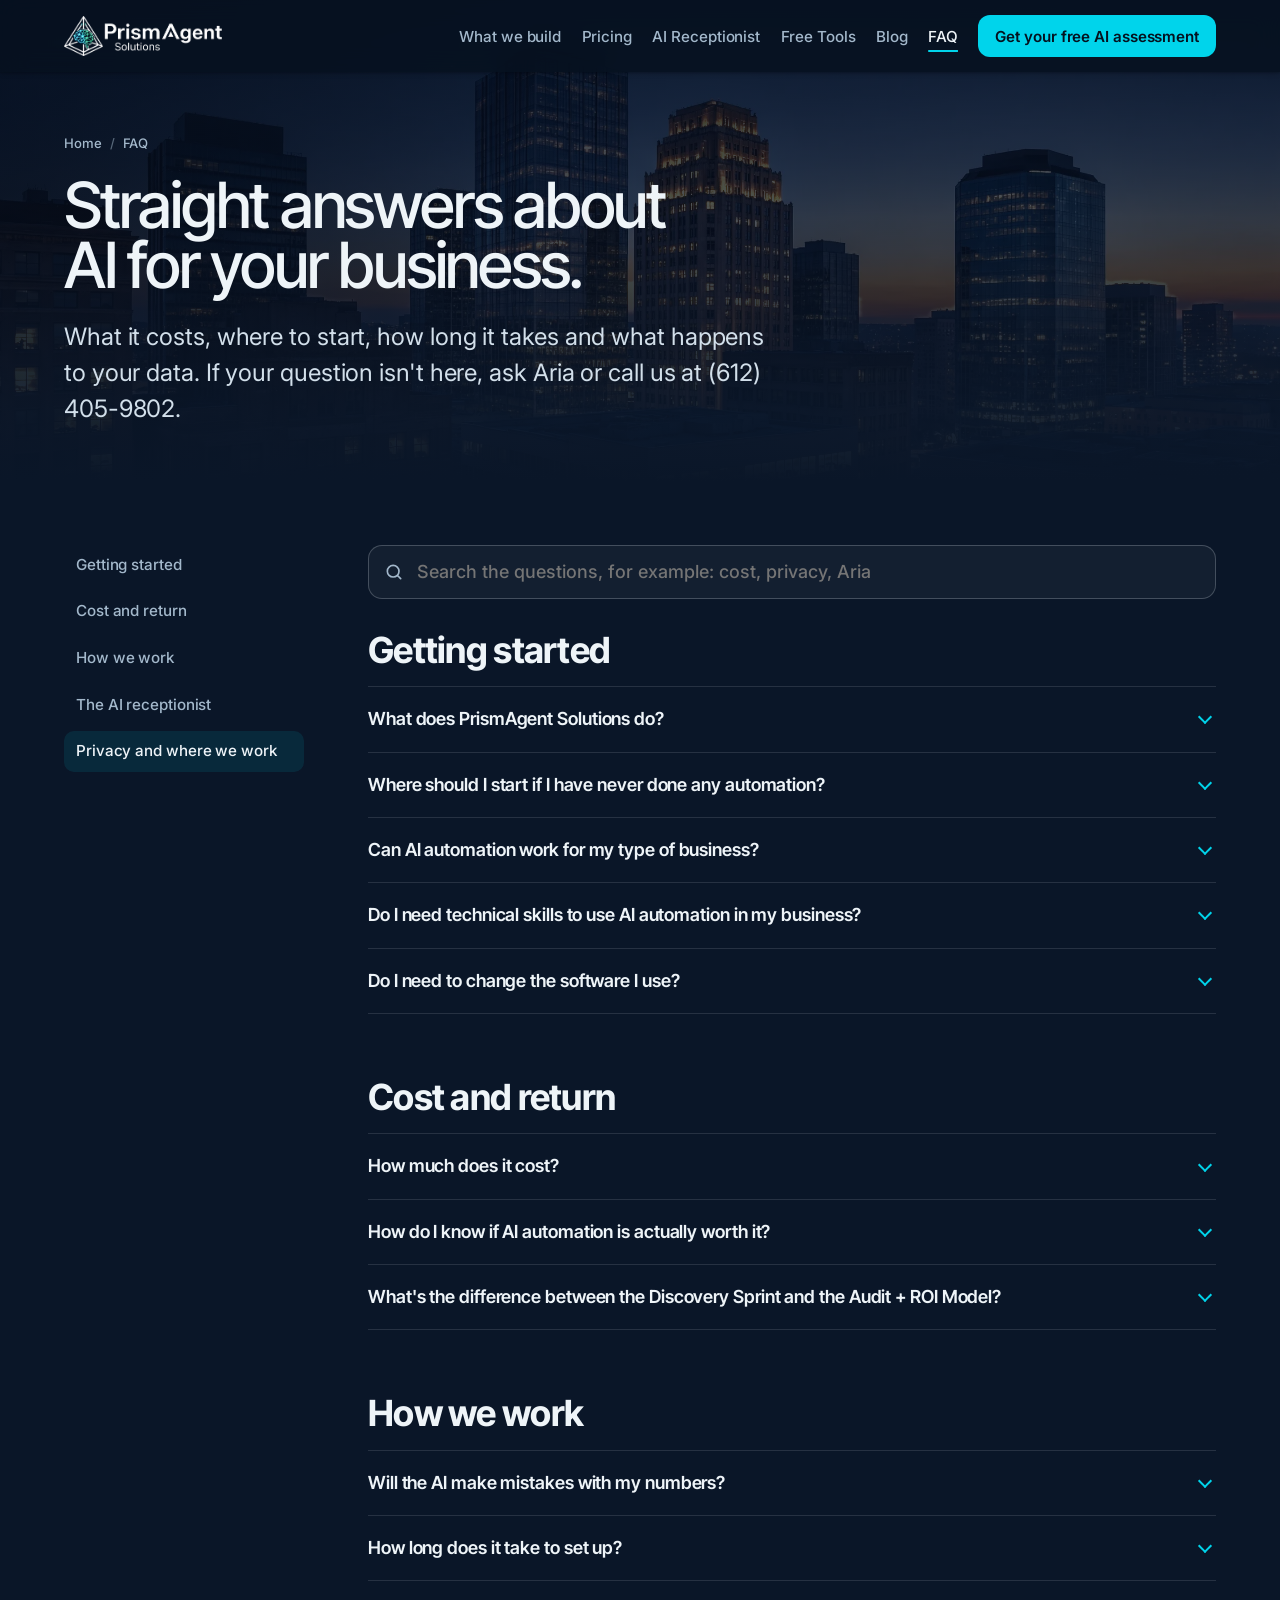
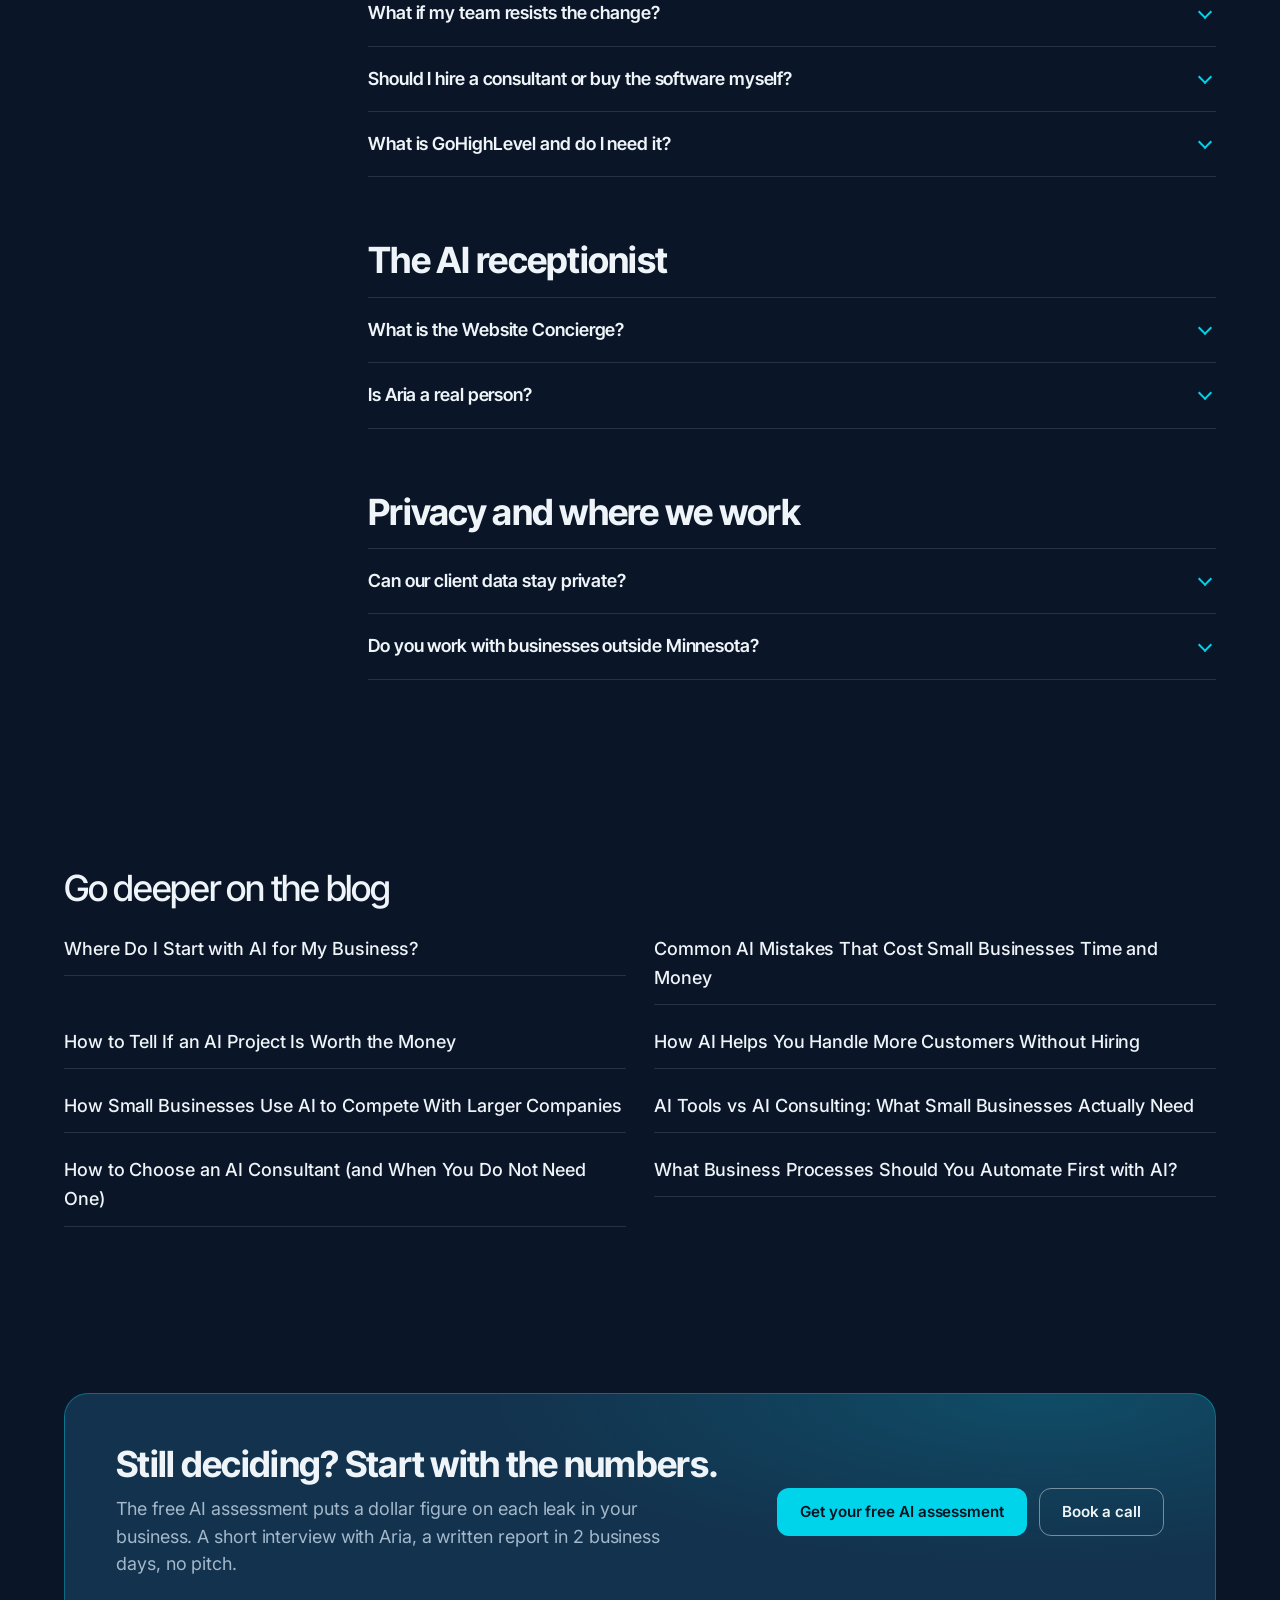
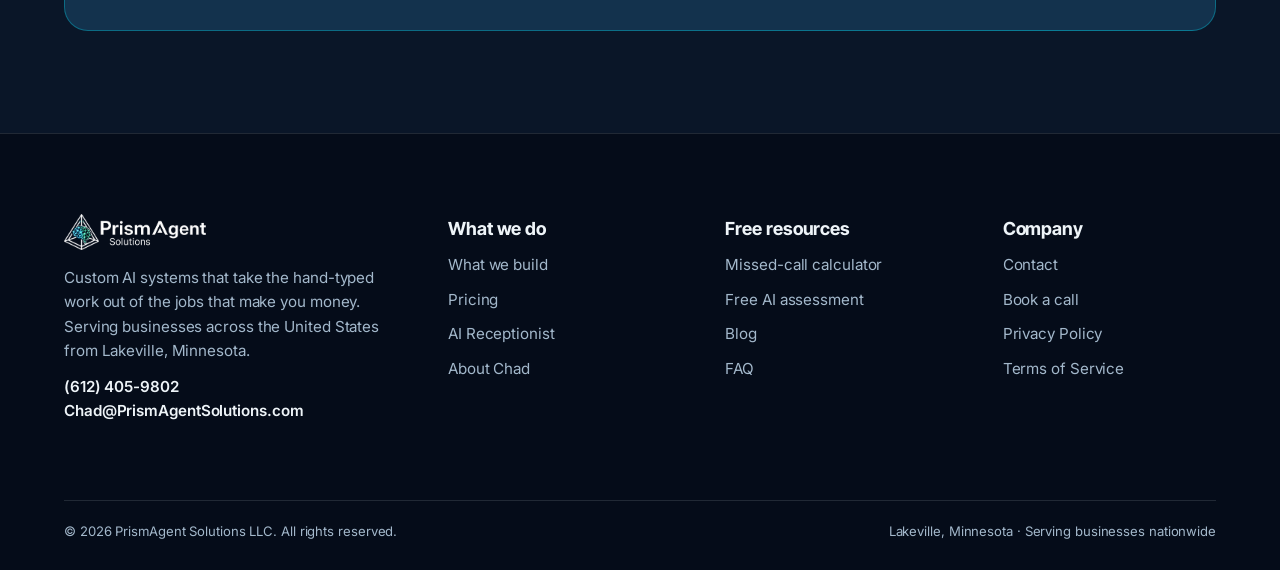
<file: faq.html>
<!doctype html>
<html lang="en" class="no-js">
<head>
<meta charset="utf-8">
<meta name="viewport" content="width=device-width, initial-scale=1, viewport-fit=cover">
<title>AI Automation FAQ for Small Business Owners | PrismAgent Solutions</title>
<meta name="description" content="Straight answers about AI automation for small and mid-size businesses: where to start, what it costs, how long it takes, data privacy, and the AI receptionist.">
<link rel="canonical" href="https://www.prismagentsolutions.com/faq">
<meta name="robots" content="noindex, nofollow"><!-- DEMO-ONLY: remove on the live site -->
<meta property="og:type" content="website">
<meta property="og:site_name" content="PrismAgent Solutions">
<meta property="og:title" content="AI Automation FAQ for Small Business Owners | PrismAgent Solutions">
<meta property="og:description" content="Straight answers about AI automation for small and mid-size businesses: where to start, what it costs, how long it takes, data privacy, and the AI receptionist.">
<meta property="og:url" content="https://www.prismagentsolutions.com/faq">
<meta property="og:image" content="https://www.prismagentsolutions.com/home/assets/og-image.jpg">
<meta property="og:image:width" content="1200"><meta property="og:image:height" content="630">
<meta property="og:image:alt" content="PrismAgent Solutions: a city skyline at night with lit office windows">
<meta name="twitter:card" content="summary_large_image">
<meta name="twitter:title" content="AI Automation FAQ for Small Business Owners | PrismAgent Solutions">
<meta name="twitter:description" content="Straight answers about AI automation for small and mid-size businesses: where to start, what it costs, how long it takes, data privacy, and the AI receptionist.">
<meta name="twitter:image" content="https://www.prismagentsolutions.com/home/assets/og-image.jpg">
<meta name="theme-color" content="#0A1628">
<link rel="icon" href="data:image/svg+xml,<svg xmlns='http://www.w3.org/2000/svg' viewBox='0 0 32 32'><rect width='32' height='32' rx='7' fill='%230A1628'/><path d='M16 6 26 25H6Z' fill='none' stroke='%2300D4EB' stroke-width='2.4' stroke-linejoin='round'/></svg>">
<link rel="alternate" type="application/rss+xml" title="PrismAgent Solutions blog" href="https://www.prismagentsolutions.com/rss.xml">
<link rel="preconnect" href="https://fonts.googleapis.com">
<link rel="preconnect" href="https://fonts.gstatic.com" crossorigin>
<link href="https://fonts.googleapis.com/css2?family=Inter+Tight:wght@500;600;700;800&family=Inter:wght@400;500;600&display=swap" rel="stylesheet">
<link rel="stylesheet" href="scrollcraft.css">
<link rel="stylesheet" href="assets/site.css">
<script>document.documentElement.classList.remove("no-js")</script>
<noscript><style>[data-sc-in],[data-sc-stagger]>*,[data-sc-cue]{opacity:1!important;transform:none!important}</style></noscript>
<script type="application/ld+json">{"@context":"https://schema.org","@graph":[{"@type":["Organization","ProfessionalService"],"@id":"https://www.prismagentsolutions.com/#org","name":"PrismAgent Solutions","legalName":"PrismAgent Solutions LLC","url":"https://www.prismagentsolutions.com/","logo":"https://www.prismagentsolutions.com/home/assets/logo-dark.webp","image":"https://www.prismagentsolutions.com/home/assets/og-image.jpg","description":"PrismAgent Solutions builds custom AI systems for small and mid-size businesses across the United States: automated reports, proposals and work orders, numbers pulled out of old software into dashboards owners actually read, and calls and leads answered day or night. Built inside the tools you already use, checked by your people, measured in dollars.","telephone":"+1-612-405-9802","email":"Chad@PrismAgentSolutions.com","address":{"@type":"PostalAddress","addressLocality":"Lakeville","addressRegion":"MN","addressCountry":"US"},"areaServed":{"@type":"Country","name":"United States"},"founder":{"@id":"https://www.prismagentsolutions.com/#chad"},"knowsAbout":["AI automation for small business","AI voice agents","AI receptionist","document automation","proposal automation","business reporting automation","private AI","GoHighLevel CRM","n8n workflow automation"]},{"@type":"WebSite","@id":"https://www.prismagentsolutions.com/#website","url":"https://www.prismagentsolutions.com/","name":"PrismAgent Solutions","publisher":{"@id":"https://www.prismagentsolutions.com/#org"},"inLanguage":"en-US"},{"@type":"Person","@id":"https://www.prismagentsolutions.com/#chad","name":"Chad Krueger","jobTitle":"Founder","worksFor":{"@id":"https://www.prismagentsolutions.com/#org"},"url":"https://www.prismagentsolutions.com/#about"},{"@type":"FAQPage","@id":"https://www.prismagentsolutions.com/faq#faq","mainEntity":[{"@type":"Question","name":"What does PrismAgent Solutions do?","acceptedAnswer":{"@type":"Answer","text":"We build custom AI systems that take the hand-typed work out of the jobs that make a business money: reports and proposals put together automatically, numbers pulled out of the software you already use, and calls and leads answered day or night. Every system is built inside your own tools and templates, a person on your team checks what matters, and every build is measured in dollars before and after."}},{"@type":"Question","name":"Where should I start if I have never done any automation?","acceptedAnswer":{"@type":"Answer","text":"Lead capture and response, in almost every case. It carries the biggest dollar losses, it's the fastest to build, and the results show up within days: calls that used to hit voicemail start turning into booked appointments. Before building anything, find out how many calls you miss after hours and how many quotes went quiet last month. Those two numbers tell you where your money's leaking and give you a baseline to measure against. Skip the fancy stuff. Start where the bleeding is."}},{"@type":"Question","name":"Can AI automation work for my type of business?","acceptedAnswer":{"@type":"Answer","text":"If your business takes inquiries, sends quotes or proposals, books appointments, serves clients, and benefits from reviews and referrals, then yes. Contractors, law firms, medical and dental clinics, agencies, accountants, and the trades all run on the same basic functions. Only the vocabulary and the deal sizes change. A $250 service call and a $50,000 remodel need different follow-up timing, but both need follow-up that goes out without anyone remembering."}},{"@type":"Question","name":"Do I need technical skills to use AI automation in my business?","acceptedAnswer":{"@type":"Answer","text":"No. The system gets built once, by someone who knows how, and then it runs in the background while you and your team work the way you already work. Your job afterward is reading a weekly report, responding when the system flags something for a human, and approving the occasional tweak. If you can read a text and click a link, you're qualified."}},{"@type":"Question","name":"Do I need to change the software I use?","acceptedAnswer":{"@type":"Answer","text":"No. We build inside the tools and templates you already have, so your team keeps working the way it does today."}},{"@type":"Question","name":"How much does it cost?","acceptedAnswer":{"@type":"Answer","text":"The AI assessment is free. The Discovery Sprint is $497 and the Audit + ROI Model is $1,997, and the $497 Sprint fee is credited back if you move to implementation within 30 days. Implementation is quoted after discovery, because every build is engineered around your operation. The Website Concierge, our AI receptionist, is free for 30 days and then starts at $397 a month, with full setup included and no contract."}},{"@type":"Question","name":"How do I know if AI automation is actually worth it?","acceptedAnswer":{"@type":"Answer","text":"Measure it in revenue, not in busy-looking numbers. Before we build anything, every project gets one number to move, stated as a baseline, a target and a date. Example: you get 5 leads a week today. If this build gets you to 15 within two months, was it worth it? A properly built system reports those numbers to you automatically, so the answer to \"is this working\" shows up in your inbox every Monday instead of requiring an investigation."}},{"@type":"Question","name":"What's the difference between the Discovery Sprint and the Audit + ROI Model?","acceptedAnswer":{"@type":"Answer","text":"The Discovery Sprint ($497) is a 60-minute structured discovery call, an ROI analysis of every workflow we find, and a written summary within 48 hours with your top 3 to 5 opportunities ranked. The Audit + ROI Model ($1,997) adds a full audit, a scored ROI model for every workflow, an executive summary with the top 3 builds and cost estimates, and a 60-minute review call."}},{"@type":"Question","name":"Will the AI make mistakes with my numbers?","acceptedAnswer":{"@type":"Answer","text":"The math runs in code, never in the AI, and a person on your team checks what matters before anything goes out."}},{"@type":"Question","name":"How long does it take to set up?","acceptedAnswer":{"@type":"Answer","text":"A single build, like missed-call text-back plus after-hours call answering, is typically live within two to four weeks. A fuller build usually lands somewhere in one to three months, depending on how many tools need connecting and how custom your sales process is. Honestly, the slowest part of most projects isn't the technology. It's collecting your scripts, pricing and process details so the system sounds like your business instead of a template."}},{"@type":"Question","name":"What if my team resists the change?","acceptedAnswer":{"@type":"Answer","text":"People resist automation when they think it's coming for their jobs, so lead with what it actually does: it kills the work they already hate. Nobody on your staff loves hand-texting reminders, chasing unfinished paperwork, or copying lead info between systems. In my experience the resistance lasts right up until the first week the system catches a lead or fills a cancellation that would've been lost, because at that point the team sees it making their numbers better."}},{"@type":"Question","name":"Should I hire a consultant or buy the software myself?","acceptedAnswer":{"@type":"Answer","text":"Buying software gets you raw materials. Hiring a consultant gets you a working system, built faster, without you burning your evenings learning automation software. The do-it-yourself route is real if you've got the time and the interest. The honest tradeoff is time and failure risk: owners who build it themselves usually spend months getting to what an experienced builder delivers in weeks, and the most common ending is a half-finished account that quietly gets abandoned."}},{"@type":"Question","name":"What is GoHighLevel and do I need it?","acceptedAnswer":{"@type":"Answer","text":"GoHighLevel is an all-in-one platform combining a CRM (the software that tracks your leads and clients), texting, email, calendars, automation and review management in one place. Whether you need it depends on what you're running now. If you already have a CRM your team actually uses, tools like n8n or Zapier can usually add the automation on top. If your current setup is a spreadsheet and an inbox, GoHighLevel is probably your fastest path. The platform matters far less than what gets built inside it."}},{"@type":"Question","name":"What is the Website Concierge?","acceptedAnswer":{"@type":"Answer","text":"It's an AI receptionist for your website. It answers visitors by chat or voice, day or night, captures their details and books the next step on your calendar, so a lead at 8 PM gets an answer at 8 PM. Every plan starts with a free 30-day trial and full setup by our team. There's no setup fee and no contract, and plans start at $397 a month after the trial."}},{"@type":"Question","name":"Is Aria a real person?","acceptedAnswer":{"@type":"Answer","text":"No. Aria is our AI guide, and she says so. She answers questions about PrismAgent day or night, and a real person follows up on anything she can't handle."}},{"@type":"Question","name":"Can our client data stay private?","acceptedAnswer":{"@type":"Answer","text":"Yes. For firms that can't send client data to the cloud, we build private AI that stays on equipment in your building."}},{"@type":"Question","name":"Do you work with businesses outside Minnesota?","acceptedAnswer":{"@type":"Answer","text":"Yes. We work with businesses anywhere in the U.S., remotely. We're based in Lakeville, Minnesota."}}]},{"@type":"BreadcrumbList","itemListElement":[{"@type":"ListItem","position":1,"name":"Home","item":"https://www.prismagentsolutions.com/"},{"@type":"ListItem","position":2,"name":"FAQ","item":"https://www.prismagentsolutions.com/faq"}]}]}</script>
<style>
.faq-grid { display: grid; grid-template-columns: minmax(0, 15rem) minmax(0, 1fr); gap: clamp(2rem, 5vw, 5rem); align-items: start; }
.faq-side { position: sticky; top: calc(var(--bar-h) + 24px); display: grid; gap: 6px; }
.faq-side a { text-decoration: none; color: var(--sc-ink-soft); padding: 8px 12px; border-radius: 10px; font-weight: 500; font-size: var(--sc-t-sm); }
.faq-side a:hover { color: var(--sc-ink); background: rgba(255,255,255,.04); }
.faq-side a.on { color: var(--sc-ink); background: rgba(0,212,235,.1); }
.search { position: relative; margin: 0 0 var(--sc-6); }
.search input { width: 100%; min-height: 54px; padding: 0 18px 0 48px; border-radius: 14px; border: 1px solid var(--sc-hairline-strong); background: rgba(255,255,255,.04); color: var(--sc-ink); font: 500 var(--sc-t-base) var(--sc-font-text); }
.search input:focus { outline: 2px solid var(--sc-accent); }
.search svg { position: absolute; left: 16px; top: 50%; width: 20px; height: 20px; transform: translateY(-50%); color: var(--sc-ink-soft); }
.group { margin: 0 0 var(--sc-8); scroll-margin-top: calc(var(--bar-h) + 24px); }
.group h2 { font: 700 var(--sc-t-xl)/1.1 var(--sc-font-display); letter-spacing: var(--sc-track-snug); margin: 0 0 var(--sc-4); }
.none { display: none; color: var(--sc-ink-soft); }
.deeper { display: grid; grid-template-columns: 1fr 1fr; gap: 10px 28px; margin: 0; padding: 0; list-style: none; }
.deeper a { display: block; padding: 12px 0; border-bottom: 1px solid var(--sc-hairline); text-decoration: none; font-weight: 500; }
.deeper a:hover { color: var(--sc-accent); }
@media (max-width: 900px) { .faq-grid { grid-template-columns: 1fr; } .faq-side { position: static; display: flex; flex-wrap: wrap; } .deeper { grid-template-columns: 1fr; } }
</style>
</head>
<body>
<a class="skip" href="#main">Skip to content</a>
<header class="site-bar is-page" id="bar">
  <a class="mark" href="index.html" aria-label="PrismAgent Solutions, home"><img src="assets/logo-white.webp" width="379" height="96" alt="PrismAgent Solutions"></a>
  <nav aria-label="Main">
    <a class="nav-link" href="#build">What we build</a>
    <a class="nav-link" href="#start">Pricing</a>
    <a class="nav-link" href="ai-receptionist.html">AI Receptionist</a>
    <a class="nav-link" href="missed-call-calculator.html">Free Tools</a>
    <a class="nav-link" href="blog/index.html">Blog</a>
    <a class="nav-link" href="faq.html" aria-current="page">FAQ</a>
    <a class="btn btn--accent" href="missed-call-calculator.html#assessment" data-assess><span class="long">Get your free AI assessment</span><span class="short">Free assessment</span></a>
  </nav>
  <button class="menu-btn" id="menuOpen" type="button" aria-label="Open menu" aria-expanded="false" aria-controls="sheet"><svg viewBox="0 0 24 24" fill="none" stroke="currentColor" stroke-width="2" stroke-linecap="round"><path d="M4 7h16M4 12h16M4 17h16"/></svg></button>
</header>
<div class="sheet" id="sheet" role="dialog" aria-modal="true" aria-label="Menu">
  <div class="sheet__top"><img src="assets/logo-white.webp" width="379" height="96" alt="PrismAgent Solutions"><button class="menu-btn" id="menuClose" type="button" aria-label="Close menu" style="display:inline-grid;place-items:center"><svg viewBox="0 0 24 24" fill="none" stroke="currentColor" stroke-width="2" stroke-linecap="round"><path d="M6 6l12 12M18 6 6 18"/></svg></button></div>
  <ul>
      <li><a href="#build">What we build</a></li>
      <li><a href="#start">Pricing</a></li>
      <li><a href="#about">About Chad</a></li>
      <li><a href="ai-receptionist.html">AI Receptionist</a></li>
      <li><a href="missed-call-calculator.html">Free Tools</a></li>
      <li><a href="blog/index.html">Blog</a></li>
      <li><a href="faq.html">FAQ</a></li>
      <li><a href="#contact">Contact</a></li>
  </ul>
  <a class="btn btn--accent" href="missed-call-calculator.html#assessment" data-assess>Get your free AI assessment</a>
  <p class="call">Or call <a href="tel:+16124059802">(612) 405-9802</a></p>
</div>

<main id="main">
  <section class="page-hero">
    <div class="page-hero__sky" aria-hidden="true">
      <picture><source media="(max-width: 700px)" srcset="assets/hero-plate-m.webp"><img src="assets/hero-plate.webp" alt="" fetchpriority="high"></picture>
      <picture><source media="(max-width: 700px)" srcset="assets/hero-lights-m.webp"><img class="lights" src="assets/hero-lights.webp" alt=""></picture>
    </div>
    <div class="sc-wrap">
      <nav class="crumbs" aria-label="Breadcrumb"><a href="index.html">Home</a><span aria-hidden="true">/</span><span>FAQ</span></nav>
            <h1 class="sc-display sc-display--lg">Straight answers about AI for your business.</h1>
      <p class="sc-body">What it costs, where to start, how long it takes and what happens to your data. If your question isn't here, ask Aria or call us at (612) 405-9802.</p>
    </div>
  </section>
  <section class="section--tight">
    <div class="sc-wrap faq-grid">
      <nav class="faq-side" aria-label="FAQ topics">
        <a href="#getting-started">Getting started</a>
        <a href="#cost-and-return">Cost and return</a>
        <a href="#how-we-work">How we work</a>
        <a href="#the-ai-receptionist">The AI receptionist</a>
        <a href="#privacy-and-where-we-work">Privacy and where we work</a>
      </nav>
      <div>
        <div class="search" role="search">
          <svg viewBox="0 0 24 24" fill="none" stroke="currentColor" stroke-width="2" stroke-linecap="round" aria-hidden="true"><circle cx="11" cy="11" r="7"/><path d="m20 20-3.5-3.5"/></svg>
          <label class="vh" for="q">Search the questions</label>
          <input id="q" type="search" placeholder="Search the questions, for example: cost, privacy, Aria" autocomplete="off">
        </div>
        <p class="none" id="none">No question matches that yet. <button class="link" style="background:none;border:0;font:inherit;cursor:pointer;padding:0" type="button" data-aria>Ask Aria instead</button> or call (612) 405-9802.</p>
      <section class="group" id="getting-started" aria-labelledby="getting-started-h">
        <h2 id="getting-started-h">Getting started</h2>
        <div class="qa">
          <details><summary>What does PrismAgent Solutions do?</summary><div class="ans"><p>We build custom AI systems that take the hand-typed work out of the jobs that make a business money: reports and proposals put together automatically, numbers pulled out of the software you already use, and calls and leads answered day or night.</p><p>Every system is built inside your own tools and templates, a person on your team checks what matters, and every build is measured in dollars before and after.</p></div></details>
          <details><summary>Where should I start if I have never done any automation?</summary><div class="ans"><p>Lead capture and response, in almost every case. It carries the biggest dollar losses, it&#x27;s the fastest to build, and the results show up within days: calls that used to hit voicemail start turning into booked appointments.</p><p>Before building anything, find out how many calls you miss after hours and how many quotes went quiet last month. Those two numbers tell you where your money&#x27;s leaking and give you a baseline to measure against. Skip the fancy stuff. Start where the bleeding is.</p></div></details>
          <details><summary>Can AI automation work for my type of business?</summary><div class="ans"><p>If your business takes inquiries, sends quotes or proposals, books appointments, serves clients, and benefits from reviews and referrals, then yes. Contractors, law firms, medical and dental clinics, agencies, accountants, and the trades all run on the same basic functions. Only the vocabulary and the deal sizes change.</p><p>A $250 service call and a $50,000 remodel need different follow-up timing, but both need follow-up that goes out without anyone remembering.</p></div></details>
          <details><summary>Do I need technical skills to use AI automation in my business?</summary><div class="ans"><p>No. The system gets built once, by someone who knows how, and then it runs in the background while you and your team work the way you already work. Your job afterward is reading a weekly report, responding when the system flags something for a human, and approving the occasional tweak. If you can read a text and click a link, you&#x27;re qualified.</p></div></details>
          <details><summary>Do I need to change the software I use?</summary><div class="ans"><p>No. We build inside the tools and templates you already have, so your team keeps working the way it does today.</p></div></details>
        </div>
      </section>
      <section class="group" id="cost-and-return" aria-labelledby="cost-and-return-h">
        <h2 id="cost-and-return-h">Cost and return</h2>
        <div class="qa">
          <details><summary>How much does it cost?</summary><div class="ans"><p>The AI assessment is free. The Discovery Sprint is $497 and the Audit + ROI Model is $1,997, and the $497 Sprint fee is credited back if you move to implementation within 30 days.</p><p>Implementation is quoted after discovery, because every build is engineered around your operation. The Website Concierge, our AI receptionist, is free for 30 days and then starts at $397 a month, with full setup included and no contract.</p></div></details>
          <details><summary>How do I know if AI automation is actually worth it?</summary><div class="ans"><p>Measure it in revenue, not in busy-looking numbers. Before we build anything, every project gets one number to move, stated as a baseline, a target and a date. Example: you get 5 leads a week today. If this build gets you to 15 within two months, was it worth it?</p><p>A properly built system reports those numbers to you automatically, so the answer to &quot;is this working&quot; shows up in your inbox every Monday instead of requiring an investigation.</p></div></details>
          <details><summary>What&#x27;s the difference between the Discovery Sprint and the Audit + ROI Model?</summary><div class="ans"><p>The Discovery Sprint ($497) is a 60-minute structured discovery call, an ROI analysis of every workflow we find, and a written summary within 48 hours with your top 3 to 5 opportunities ranked.</p><p>The Audit + ROI Model ($1,997) adds a full audit, a scored ROI model for every workflow, an executive summary with the top 3 builds and cost estimates, and a 60-minute review call.</p></div></details>
        </div>
      </section>
      <section class="group" id="how-we-work" aria-labelledby="how-we-work-h">
        <h2 id="how-we-work-h">How we work</h2>
        <div class="qa">
          <details><summary>Will the AI make mistakes with my numbers?</summary><div class="ans"><p>The math runs in code, never in the AI, and a person on your team checks what matters before anything goes out.</p></div></details>
          <details><summary>How long does it take to set up?</summary><div class="ans"><p>A single build, like missed-call text-back plus after-hours call answering, is typically live within two to four weeks. A fuller build usually lands somewhere in one to three months, depending on how many tools need connecting and how custom your sales process is.</p><p>Honestly, the slowest part of most projects isn&#x27;t the technology. It&#x27;s collecting your scripts, pricing and process details so the system sounds like your business instead of a template.</p></div></details>
          <details><summary>What if my team resists the change?</summary><div class="ans"><p>People resist automation when they think it&#x27;s coming for their jobs, so lead with what it actually does: it kills the work they already hate. Nobody on your staff loves hand-texting reminders, chasing unfinished paperwork, or copying lead info between systems.</p><p>In my experience the resistance lasts right up until the first week the system catches a lead or fills a cancellation that would&#x27;ve been lost, because at that point the team sees it making their numbers better.</p></div></details>
          <details><summary>Should I hire a consultant or buy the software myself?</summary><div class="ans"><p>Buying software gets you raw materials. Hiring a consultant gets you a working system, built faster, without you burning your evenings learning automation software. The do-it-yourself route is real if you&#x27;ve got the time and the interest.</p><p>The honest tradeoff is time and failure risk: owners who build it themselves usually spend months getting to what an experienced builder delivers in weeks, and the most common ending is a half-finished account that quietly gets abandoned.</p></div></details>
          <details><summary>What is GoHighLevel and do I need it?</summary><div class="ans"><p>GoHighLevel is an all-in-one platform combining a CRM (the software that tracks your leads and clients), texting, email, calendars, automation and review management in one place. Whether you need it depends on what you&#x27;re running now.</p><p>If you already have a CRM your team actually uses, tools like n8n or Zapier can usually add the automation on top. If your current setup is a spreadsheet and an inbox, GoHighLevel is probably your fastest path. The platform matters far less than what gets built inside it.</p></div></details>
        </div>
      </section>
      <section class="group" id="the-ai-receptionist" aria-labelledby="the-ai-receptionist-h">
        <h2 id="the-ai-receptionist-h">The AI receptionist</h2>
        <div class="qa">
          <details><summary>What is the Website Concierge?</summary><div class="ans"><p>It&#x27;s an AI receptionist for your website. It answers visitors by chat or voice, day or night, captures their details and books the next step on your calendar, so a lead at 8 PM gets an answer at 8 PM.</p><p>Every plan starts with a free 30-day trial and full setup by our team. There&#x27;s no setup fee and no contract, and plans start at $397 a month after the trial.</p></div></details>
          <details><summary>Is Aria a real person?</summary><div class="ans"><p>No. Aria is our AI guide, and she says so. She answers questions about PrismAgent day or night, and a real person follows up on anything she can&#x27;t handle.</p></div></details>
        </div>
      </section>
      <section class="group" id="privacy-and-where-we-work" aria-labelledby="privacy-and-where-we-work-h">
        <h2 id="privacy-and-where-we-work-h">Privacy and where we work</h2>
        <div class="qa">
          <details><summary>Can our client data stay private?</summary><div class="ans"><p>Yes. For firms that can&#x27;t send client data to the cloud, we build private AI that stays on equipment in your building.</p></div></details>
          <details><summary>Do you work with businesses outside Minnesota?</summary><div class="ans"><p>Yes. We work with businesses anywhere in the U.S., remotely. We&#x27;re based in Lakeville, Minnesota.</p></div></details>
        </div>
      </section>
      </div>
    </div>
  </section>
  <section class="section--tight" aria-labelledby="dp-h">
    <div class="sc-wrap">
      <h2 id="dp-h" class="sc-display" style="font-size:var(--sc-t-xl);margin:0 0 16px">Go deeper on the blog</h2>
      <ul class="deeper">
          <li><a href="https://www.prismagentsolutions.com/blog/where-do-i-start-with-ai-for-my-business">Where Do I Start with AI for My Business?</a></li>
          <li><a href="https://www.prismagentsolutions.com/blog/common-ai-mistakes-small-business">Common AI Mistakes That Cost Small Businesses Time and Money</a></li>
          <li><a href="https://www.prismagentsolutions.com/blog/is-an-ai-project-worth-it">How to Tell If an AI Project Is Worth the Money</a></li>
          <li><a href="https://www.prismagentsolutions.com/blog/handle-more-customers-without-hiring">How AI Helps You Handle More Customers Without Hiring</a></li>
          <li><a href="https://www.prismagentsolutions.com/blog/ai-compete-with-larger-companies">How Small Businesses Use AI to Compete With Larger Companies</a></li>
          <li><a href="https://www.prismagentsolutions.com/blog/ai-tools-vs-ai-consulting">AI Tools vs AI Consulting: What Small Businesses Actually Need</a></li>
          <li><a href="https://www.prismagentsolutions.com/blog/how-to-choose-an-ai-consultant">How to Choose an AI Consultant (and When You Do Not Need One)</a></li>
          <li><a href="https://www.prismagentsolutions.com/blog/business-processes-to-automate-with-ai">What Business Processes Should You Automate First with AI?</a></li>
      </ul>
    </div>
  </section>
  <section class="section">
    <div class="sc-wrap">
      <div class="cta-band">
        <div><h2>Still deciding? Start with the numbers.</h2><p>The free AI assessment puts a dollar figure on each leak in your business. A short interview with Aria, a written report in 2 business days, no pitch.</p></div>
        <div class="acts"><a class="btn btn--accent" href="missed-call-calculator.html#assessment" data-assess>Get your free AI assessment</a><a class="btn btn--ghost" data-book href="#">Book a call</a></div>
      </div>
    </div>
  </section>
</main>
<footer class="site-foot">
  <div class="cols">
    <div class="brand">
      <img src="assets/logo-white.webp" width="379" height="96" alt="PrismAgent Solutions" loading="lazy">
      <p>Custom AI systems that take the hand-typed work out of the jobs that make you money. Serving businesses across the United States from Lakeville, Minnesota.</p>
      <p class="contact"><a href="tel:+16124059802">(612) 405-9802</a><br><a href="mailto:Chad@PrismAgentSolutions.com">Chad@PrismAgentSolutions.com</a></p>
    </div>
    <div>
      <h2>What we do</h2>
      <ul>
        <li><a href="#build">What we build</a></li>
        <li><a href="#start">Pricing</a></li>
        <li><a href="ai-receptionist.html">AI Receptionist</a></li>
        <li><a href="#about">About Chad</a></li>
      </ul>
    </div>
    <div>
      <h2>Free resources</h2>
      <ul>
        <li><a href="missed-call-calculator.html">Missed-call calculator</a></li>
        <li><a href="missed-call-calculator.html#assessment">Free AI assessment</a></li>
        <li><a href="blog/index.html">Blog</a></li>
        <li><a href="faq.html">FAQ</a></li>
      </ul>
    </div>
    <div>
      <h2>Company</h2>
      <ul>
        <li><a href="#contact">Contact</a></li>
        <li><a data-book href="#">Book a call</a></li>
        <li><a href="https://www.prismagentsolutions.com/privacy">Privacy Policy</a></li>
        <li><a href="https://www.prismagentsolutions.com/terms">Terms of Service</a></li>
      </ul>
    </div>
  </div>
  <div class="base"><span>&copy; 2026 PrismAgent Solutions LLC. All rights reserved.</span><span>Lakeville, Minnesota &middot; Serving businesses nationwide</span></div>
</footer>

<script src="scrollcraft.js"></script>
<script>ScrollCraft.mount(document.body);</script>
<script src="assets/site.js"></script>
<script src="https://widgets.leadconnectorhq.com/loader.js" data-resources-url="https://widgets.leadconnectorhq.com/chat-widget/loader.js" data-widget-id="6af0aae3e90adeca202ad9c0"></script>
<script>
(function () {
  var input = document.getElementById("q"), dets = [].slice.call(document.querySelectorAll(".qa details")), groups = [].slice.call(document.querySelectorAll(".group")), none = document.getElementById("none");
  input.addEventListener("input", function () {
    var t = input.value.trim().toLowerCase(), any = false;
    dets.forEach(function (d) { var hit = !t || d.textContent.toLowerCase().indexOf(t) > -1; d.hidden = !hit; if (hit) any = true; if (t && hit) d.open = true; if (!t) d.open = false; });
    groups.forEach(function (g) { g.hidden = !g.querySelector("details:not([hidden])"); });
    none.style.display = any ? "none" : "block";
  });
  var links = [].slice.call(document.querySelectorAll(".faq-side a"));
  if ("IntersectionObserver" in window) {
    var io = new IntersectionObserver(function (es) { es.forEach(function (e) { if (e.isIntersecting) links.forEach(function (a) { a.classList.toggle("on", a.getAttribute("href") === "#" + e.target.id); }); }); }, { rootMargin: "-40% 0px -55% 0px" });
    groups.forEach(function (g) { io.observe(g); });
  }
  if (location.hash) { var d = document.getElementById(location.hash.slice(1)); if (d && d.tagName === "DETAILS") d.open = true; }
})();
</script>
</body>
</html>
</file>
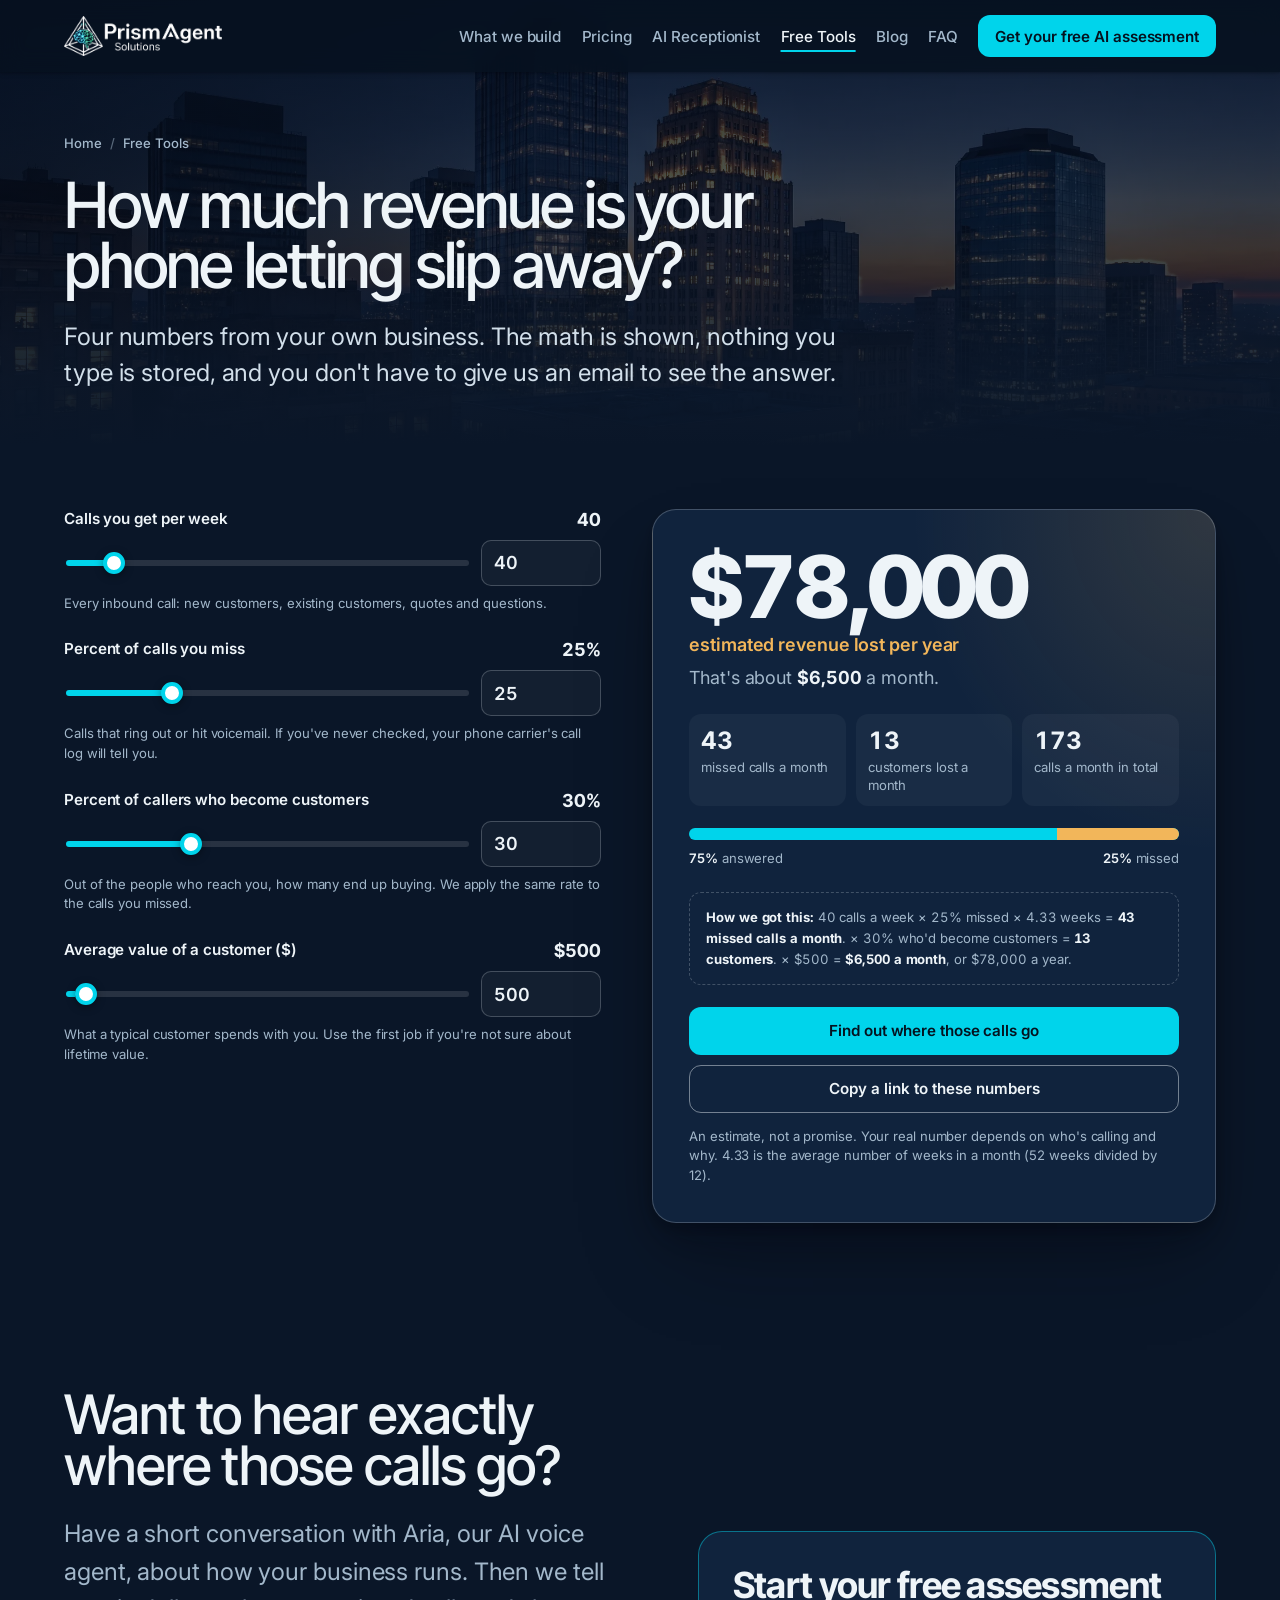
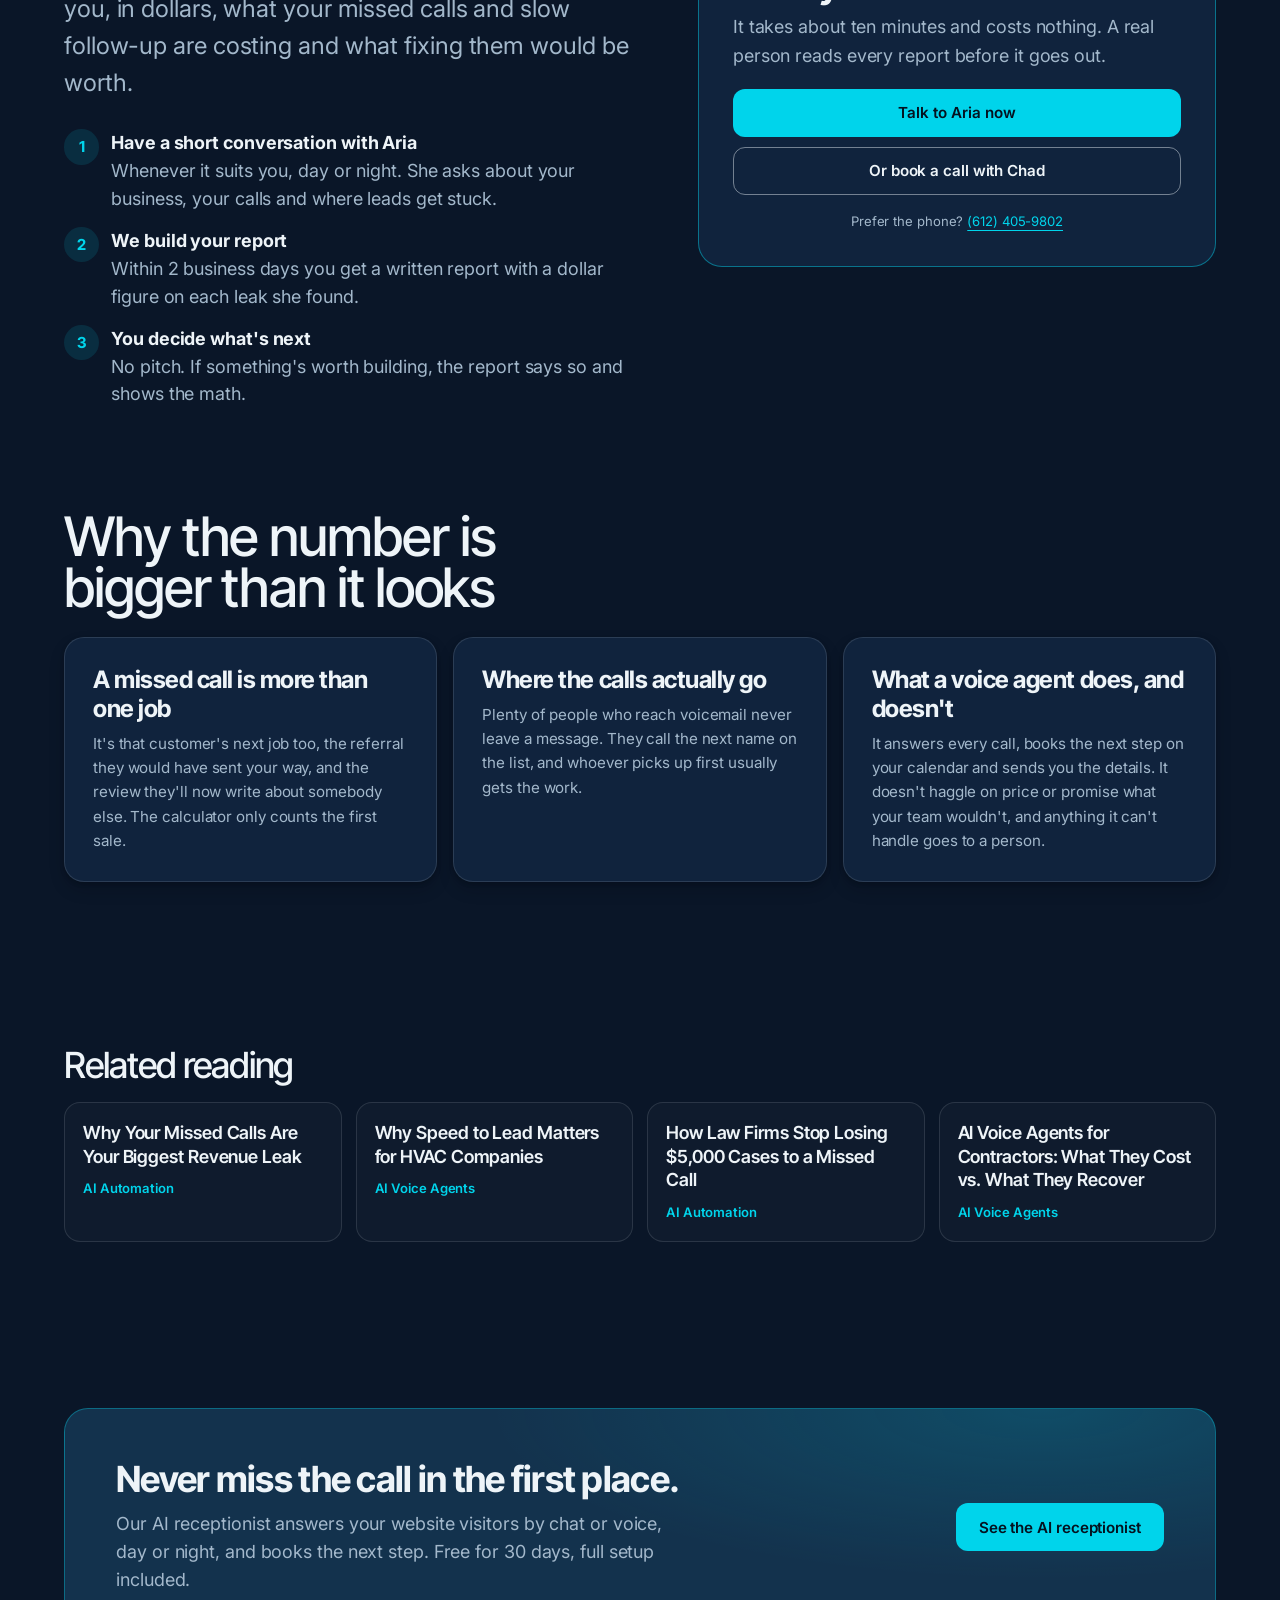
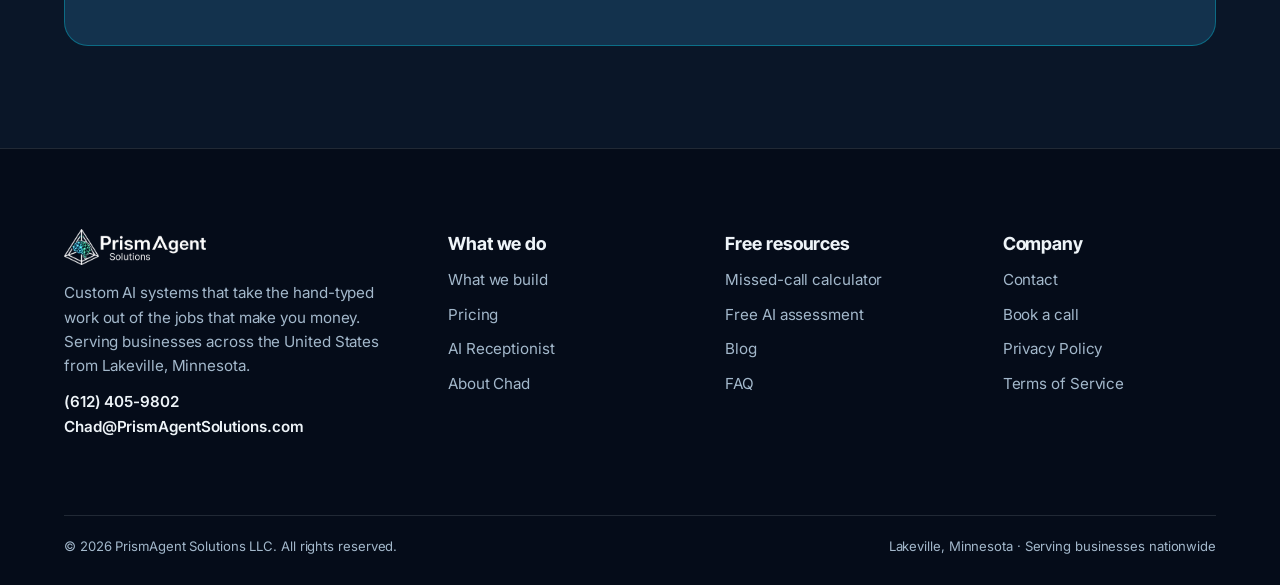
<file: missed-call-calculator.html>
<!doctype html>
<html lang="en" class="no-js">
<head>
<meta charset="utf-8">
<meta name="viewport" content="width=device-width, initial-scale=1, viewport-fit=cover">
<title>Missed Call Revenue Calculator | Free Tool | PrismAgent Solutions</title>
<meta name="description" content="Free missed call calculator: enter four numbers from your business and see what unanswered calls cost you per month and per year. No email required, math shown.">
<link rel="canonical" href="https://www.prismagentsolutions.com/missed-call-calculator">
<meta name="robots" content="noindex, nofollow"><!-- DEMO-ONLY: remove on the live site -->
<meta property="og:type" content="website">
<meta property="og:site_name" content="PrismAgent Solutions">
<meta property="og:title" content="Missed Call Revenue Calculator | Free Tool | PrismAgent Solutions">
<meta property="og:description" content="Free missed call calculator: enter four numbers from your business and see what unanswered calls cost you per month and per year. No email required, math shown.">
<meta property="og:url" content="https://www.prismagentsolutions.com/missed-call-calculator">
<meta property="og:image" content="https://www.prismagentsolutions.com/home/assets/og-image.jpg">
<meta property="og:image:width" content="1200"><meta property="og:image:height" content="630">
<meta property="og:image:alt" content="PrismAgent Solutions: a city skyline at night with lit office windows">
<meta name="twitter:card" content="summary_large_image">
<meta name="twitter:title" content="Missed Call Revenue Calculator | Free Tool | PrismAgent Solutions">
<meta name="twitter:description" content="Free missed call calculator: enter four numbers from your business and see what unanswered calls cost you per month and per year. No email required, math shown.">
<meta name="twitter:image" content="https://www.prismagentsolutions.com/home/assets/og-image.jpg">
<meta name="theme-color" content="#0A1628">
<link rel="icon" href="data:image/svg+xml,<svg xmlns='http://www.w3.org/2000/svg' viewBox='0 0 32 32'><rect width='32' height='32' rx='7' fill='%230A1628'/><path d='M16 6 26 25H6Z' fill='none' stroke='%2300D4EB' stroke-width='2.4' stroke-linejoin='round'/></svg>">
<link rel="alternate" type="application/rss+xml" title="PrismAgent Solutions blog" href="https://www.prismagentsolutions.com/rss.xml">
<link rel="preconnect" href="https://fonts.googleapis.com">
<link rel="preconnect" href="https://fonts.gstatic.com" crossorigin>
<link href="https://fonts.googleapis.com/css2?family=Inter+Tight:wght@500;600;700;800&family=Inter:wght@400;500;600&display=swap" rel="stylesheet">
<link rel="stylesheet" href="scrollcraft.css">
<link rel="stylesheet" href="assets/site.css">
<script>document.documentElement.classList.remove("no-js")</script>
<noscript><style>[data-sc-in],[data-sc-stagger]>*,[data-sc-cue]{opacity:1!important;transform:none!important}</style></noscript>
<script type="application/ld+json">{"@context":"https://schema.org","@graph":[{"@type":["Organization","ProfessionalService"],"@id":"https://www.prismagentsolutions.com/#org","name":"PrismAgent Solutions","legalName":"PrismAgent Solutions LLC","url":"https://www.prismagentsolutions.com/","logo":"https://www.prismagentsolutions.com/home/assets/logo-dark.webp","image":"https://www.prismagentsolutions.com/home/assets/og-image.jpg","description":"PrismAgent Solutions builds custom AI systems for small and mid-size businesses across the United States: automated reports, proposals and work orders, numbers pulled out of old software into dashboards owners actually read, and calls and leads answered day or night. Built inside the tools you already use, checked by your people, measured in dollars.","telephone":"+1-612-405-9802","email":"Chad@PrismAgentSolutions.com","address":{"@type":"PostalAddress","addressLocality":"Lakeville","addressRegion":"MN","addressCountry":"US"},"areaServed":{"@type":"Country","name":"United States"},"founder":{"@id":"https://www.prismagentsolutions.com/#chad"},"knowsAbout":["AI automation for small business","AI voice agents","AI receptionist","document automation","proposal automation","business reporting automation","private AI","GoHighLevel CRM","n8n workflow automation"]},{"@type":"WebSite","@id":"https://www.prismagentsolutions.com/#website","url":"https://www.prismagentsolutions.com/","name":"PrismAgent Solutions","publisher":{"@id":"https://www.prismagentsolutions.com/#org"},"inLanguage":"en-US"},{"@type":"Person","@id":"https://www.prismagentsolutions.com/#chad","name":"Chad Krueger","jobTitle":"Founder","worksFor":{"@id":"https://www.prismagentsolutions.com/#org"},"url":"https://www.prismagentsolutions.com/#about"},{"@type":"WebApplication","@id":"https://www.prismagentsolutions.com/missed-call-calculator#tool","name":"Missed Call Revenue Calculator","url":"https://www.prismagentsolutions.com/missed-call-calculator","applicationCategory":"BusinessApplication","operatingSystem":"Any (runs in the browser)","description":"Free calculator that estimates the monthly and yearly revenue a business loses to unanswered phone calls, from four numbers: calls per week, percent missed, percent of callers who become customers, and average customer value.","offers":{"@type":"Offer","price":"0","priceCurrency":"USD"},"provider":{"@id":"https://www.prismagentsolutions.com/#org"},"isAccessibleForFree":true},{"@type":"BreadcrumbList","itemListElement":[{"@type":"ListItem","position":1,"name":"Home","item":"https://www.prismagentsolutions.com/"},{"@type":"ListItem","position":2,"name":"Free Tools","item":"https://www.prismagentsolutions.com/missed-call-calculator"}]}]}</script>
<style>
.calc { display: grid; grid-template-columns: minmax(0, 1fr) minmax(0, 1.05fr); gap: clamp(1.5rem, 4vw, 3.5rem); align-items: start; }
.inputs { display: grid; gap: 26px; }
.field label { display: flex; justify-content: space-between; gap: 12px; font: 600 var(--sc-t-sm) var(--sc-font-text); margin-bottom: 10px; }
.field label output { font: 700 var(--sc-t-base) var(--sc-font-display); color: var(--sc-ink); font-variant-numeric: tabular-nums; }
.field .hint { display: block; margin-top: 8px; font-size: var(--sc-t-xs); color: var(--sc-ink-soft); line-height: 1.5; }
.field .row { display: grid; grid-template-columns: minmax(0, 1fr) 7.5rem; gap: 14px; align-items: center; }
.field input[type=number] { width: 100%; min-height: 46px; padding: 0 12px; border-radius: 10px; border: 1px solid var(--sc-hairline-strong); background: rgba(255,255,255,.04); color: var(--sc-ink); font: 600 var(--sc-t-base) var(--sc-font-text); font-variant-numeric: tabular-nums; }
.field input[type=number]:focus { outline: 2px solid var(--sc-accent); outline-offset: 1px; }
input[type=range] { -webkit-appearance: none; appearance: none; width: 100%; height: 28px; background: transparent; cursor: pointer; }
input[type=range]::-webkit-slider-runnable-track { height: 6px; border-radius: 99px; background: linear-gradient(90deg, var(--sc-accent) var(--fill, 50%), rgba(255,255,255,.12) var(--fill, 50%)); }
input[type=range]::-moz-range-track { height: 6px; border-radius: 99px; background: rgba(255,255,255,.12); }
input[type=range]::-moz-range-progress { height: 6px; border-radius: 99px; background: var(--sc-accent); }
input[type=range]::-webkit-slider-thumb { -webkit-appearance: none; width: 22px; height: 22px; margin-top: -8px; border-radius: 50%; background: #fff; border: 4px solid var(--sc-accent); box-shadow: 0 2px 8px rgba(0,0,0,.4); }
input[type=range]::-moz-range-thumb { width: 16px; height: 16px; border-radius: 50%; background: #fff; border: 4px solid var(--sc-accent); }
.result { position: sticky; top: calc(var(--bar-h) + 20px); padding: clamp(22px, 3vw, 36px); border-radius: 24px;
  background: radial-gradient(90% 80% at 100% 0%, rgba(242,182,90,.14), transparent 60%), var(--sc-surface); border: 1px solid var(--sc-hairline-strong); box-shadow: var(--sc-e3); }
.result .k { font: 600 var(--sc-t-base) var(--sc-font-text); color: var(--amber); margin: 6px 0 0; }
.result .big { font: 800 clamp(3rem, 2rem + 4.5vw, 5.4rem)/0.95 var(--sc-font-display); letter-spacing: -0.045em; margin: 0; font-variant-numeric: tabular-nums; }
.result .per { margin: 8px 0 22px; color: var(--sc-ink-soft); }
.result .per b { color: var(--sc-ink); font-variant-numeric: tabular-nums; }
.stats { display: grid; grid-template-columns: repeat(3, minmax(0, 1fr)); gap: 10px; margin: 0 0 22px; padding: 0; list-style: none; }
.stats li { padding: 12px; border-radius: 12px; background: rgba(255,255,255,.04); }
.stats b { display: block; font: 700 var(--sc-t-lg) var(--sc-font-display); font-variant-numeric: tabular-nums; }
.stats span { font-size: var(--sc-t-xs); color: var(--sc-ink-soft); line-height: 1.35; display: block; margin-top: 4px; }
.split { margin: 0 0 8px; height: 12px; border-radius: 99px; background: var(--sc-accent); overflow: hidden; display: flex; justify-content: flex-end; }
.split i { display: block; height: 100%; background: var(--amber); transition: width .3s ease; }
.split-key { display: flex; justify-content: space-between; font-size: var(--sc-t-xs); color: var(--sc-ink-soft); margin: 0 0 22px; }
.split-key b { color: var(--sc-ink); font-weight: 600; }
.math { margin: 0 0 22px; padding: 14px 16px; border-radius: 12px; border: 1px dashed var(--sc-hairline-strong); font-size: var(--sc-t-xs); line-height: 1.6; color: var(--sc-ink-soft); font-variant-numeric: tabular-nums; }
.math b { color: var(--sc-ink); }
.result .acts { display: flex; gap: 10px; flex-wrap: wrap; }
.result .acts .btn { flex: 1 1 auto; }
.result .fine { margin: 14px 0 0; font-size: var(--sc-t-xs); color: var(--sc-ink-soft); line-height: 1.5; }
.assess { display: grid; grid-template-columns: minmax(0, 1.1fr) minmax(0, 1fr); gap: clamp(2rem, 5vw, 5rem); align-items: center; }
.assess ol { margin: 0; padding: 0; list-style: none; display: grid; gap: 14px; counter-reset: s; }
.assess li { counter-increment: s; display: grid; grid-template-columns: 2.2rem 1fr; gap: 12px; align-items: start; line-height: 1.55; color: var(--sc-ink-soft); }
.assess li::before { content: counter(s); width: 2.2rem; height: 2.2rem; border-radius: 50%; display: grid; place-items: center; background: rgba(0,212,235,.12); color: var(--sc-accent); font: 700 var(--sc-t-sm) var(--sc-font-display); }
.assess li b { color: var(--sc-ink); display: block; }
.assess .panel { padding: clamp(22px, 3vw, 34px); border-radius: 24px; background: var(--sc-surface); border: 1px solid color-mix(in oklab, var(--sc-accent) 45%, transparent); }
.assess .panel h3 { margin: 0 0 8px; font: 700 var(--sc-t-xl)/1.1 var(--sc-font-display); letter-spacing: var(--sc-track-snug); }
.assess .panel p { color: var(--sc-ink-soft); margin: 0 0 18px; line-height: 1.6; }
.assess .panel .btn { width: 100%; margin-bottom: 10px; }
.why { display: grid; grid-template-columns: repeat(3, minmax(0, 1fr)); gap: 16px; }
.reads { display: grid; grid-template-columns: repeat(4, minmax(0, 1fr)); gap: 14px; }
.reads a { display: block; text-decoration: none; padding: 18px; border-radius: 16px; border: 1px solid var(--sc-hairline); background: rgba(255,255,255,.025); transition: border-color .15s ease, transform .15s ease; }
.reads a:hover { border-color: color-mix(in oklab, var(--sc-accent) 55%, transparent); transform: translateY(-2px); }
.reads .cat { font-size: var(--sc-t-xs); color: var(--sc-accent); font-weight: 600; }
.reads .cat { display: block; margin-top: 10px; }
.reads b { display: block; font: 600 var(--sc-t-base)/1.3 var(--sc-font-display); }
@media (max-width: 960px) { .calc, .assess { grid-template-columns: 1fr; } .result { position: static; } .why { grid-template-columns: 1fr; } .reads { grid-template-columns: 1fr 1fr; } }
@media (max-width: 560px) { .reads { grid-template-columns: 1fr; } .stats { grid-template-columns: 1fr 1fr 1fr; } .field .row { grid-template-columns: minmax(0, 1fr) 6.2rem; } }
</style>
</head>
<body>
<a class="skip" href="#main">Skip to content</a>
<header class="site-bar is-page" id="bar">
  <a class="mark" href="index.html" aria-label="PrismAgent Solutions, home"><img src="assets/logo-white.webp" width="379" height="96" alt="PrismAgent Solutions"></a>
  <nav aria-label="Main">
    <a class="nav-link" href="#build">What we build</a>
    <a class="nav-link" href="#start">Pricing</a>
    <a class="nav-link" href="ai-receptionist.html">AI Receptionist</a>
    <a class="nav-link" href="missed-call-calculator.html" aria-current="page">Free Tools</a>
    <a class="nav-link" href="blog/index.html">Blog</a>
    <a class="nav-link" href="faq.html">FAQ</a>
    <a class="btn btn--accent" href="#assessment" data-assess><span class="long">Get your free AI assessment</span><span class="short">Free assessment</span></a>
  </nav>
  <button class="menu-btn" id="menuOpen" type="button" aria-label="Open menu" aria-expanded="false" aria-controls="sheet"><svg viewBox="0 0 24 24" fill="none" stroke="currentColor" stroke-width="2" stroke-linecap="round"><path d="M4 7h16M4 12h16M4 17h16"/></svg></button>
</header>
<div class="sheet" id="sheet" role="dialog" aria-modal="true" aria-label="Menu">
  <div class="sheet__top"><img src="assets/logo-white.webp" width="379" height="96" alt="PrismAgent Solutions"><button class="menu-btn" id="menuClose" type="button" aria-label="Close menu" style="display:inline-grid;place-items:center"><svg viewBox="0 0 24 24" fill="none" stroke="currentColor" stroke-width="2" stroke-linecap="round"><path d="M6 6l12 12M18 6 6 18"/></svg></button></div>
  <ul>
      <li><a href="#build">What we build</a></li>
      <li><a href="#start">Pricing</a></li>
      <li><a href="#about">About Chad</a></li>
      <li><a href="ai-receptionist.html">AI Receptionist</a></li>
      <li><a href="missed-call-calculator.html">Free Tools</a></li>
      <li><a href="blog/index.html">Blog</a></li>
      <li><a href="faq.html">FAQ</a></li>
      <li><a href="#contact">Contact</a></li>
  </ul>
  <a class="btn btn--accent" href="#assessment" data-assess>Get your free AI assessment</a>
  <p class="call">Or call <a href="tel:+16124059802">(612) 405-9802</a></p>
</div>

<main id="main">
  <section class="page-hero">
    <div class="page-hero__sky" aria-hidden="true">
      <picture><source media="(max-width: 700px)" srcset="assets/hero-plate-m.webp"><img src="assets/hero-plate.webp" alt="" fetchpriority="high"></picture>
      <picture><source media="(max-width: 700px)" srcset="assets/hero-lights-m.webp"><img class="lights" src="assets/hero-lights.webp" alt=""></picture>
    </div>
    <div class="sc-wrap">
      <nav class="crumbs" aria-label="Breadcrumb"><a href="index.html">Home</a><span aria-hidden="true">/</span><span>Free Tools</span></nav>
            <h1 class="sc-display sc-display--lg">How much revenue is your phone letting slip away?</h1>
      <p class="sc-body">Four numbers from your own business. The math is shown, nothing you type is stored, and you don't have to give us an email to see the answer.</p>
    </div>
  </section>

  <section class="section--tight" aria-labelledby="calc-h">
    <div class="sc-wrap">
      <h2 id="calc-h" class="vh">Missed call revenue calculator</h2>
      <div class="calc">
        <form class="inputs" id="calcForm" onsubmit="return false">
          <div class="field">
          <label for="calls">Calls you get per week<output id="calls-out" for="calls"></output></label>
          <div class="row"><input type="range" id="calls-r" min="1" max="400" step="1" value="40" aria-label="Calls you get per week"><input type="number" id="calls" inputmode="decimal" min="1" step="1" value="40"></div>
          <span class="hint">Every inbound call: new customers, existing customers, quotes and questions.</span>
        </div>
          <div class="field">
          <label for="miss">Percent of calls you miss<output id="miss-out" for="miss"></output></label>
          <div class="row"><input type="range" id="miss-r" min="0" max="100" step="1" value="25" aria-label="Percent of calls you miss"><input type="number" id="miss" inputmode="decimal" min="0" step="1" value="25"></div>
          <span class="hint">Calls that ring out or hit voicemail. If you've never checked, your phone carrier's call log will tell you.</span>
        </div>
          <div class="field">
          <label for="close">Percent of callers who become customers<output id="close-out" for="close"></output></label>
          <div class="row"><input type="range" id="close-r" min="0" max="100" step="1" value="30" aria-label="Percent of callers who become customers"><input type="number" id="close" inputmode="decimal" min="0" step="1" value="30"></div>
          <span class="hint">Out of the people who reach you, how many end up buying. We apply the same rate to the calls you missed.</span>
        </div>
          <div class="field">
          <label for="value">Average value of a customer ($)<output id="value-out" for="value"></output></label>
          <div class="row"><input type="range" id="value-r" min="50" max="20000" step="50" value="500" aria-label="Average value of a customer ($)"><input type="number" id="value" inputmode="decimal" min="50" step="50" value="500"></div>
          <span class="hint">What a typical customer spends with you. Use the first job if you're not sure about lifetime value.</span>
        </div>
        </form>
        <aside class="result" aria-live="polite" aria-labelledby="res-k">
          <p class="big" id="yr">$0</p>
          <p class="k" id="res-k">estimated revenue lost per year</p>
          <p class="per">That's about <b id="mo">$0</b> a month.</p>
          <ul class="stats">
            <li><b id="mcalls">0</b><span>missed calls a month</span></li>
            <li><b id="lost">0</b><span>customers lost a month</span></li>
            <li><b id="calls-mo">0</b><span>calls a month in total</span></li>
          </ul>
          <div class="split" role="img" id="splitbar" aria-label="Share of calls answered and missed"><i id="splitm"></i></div>
          <p class="split-key"><span><b id="ansPct">75%</b> answered</span><span><b id="missPct">25%</b> missed</span></p>
          <p class="math" id="math"></p>
          <div class="acts">
            <a class="btn btn--accent" href="#assessment">Find out where those calls go</a>
            <button class="btn btn--ghost" type="button" id="share">Copy a link to these numbers</button>
          </div>
          <p class="fine">An estimate, not a promise. Your real number depends on who's calling and why. 4.33 is the average number of weeks in a month (52 weeks divided by 12).</p>
        </aside>
      </div>
    </div>
  </section>

  <section class="section" id="assessment" aria-labelledby="as-h">
    <div class="sc-wrap assess">
      <div data-sc-in>
                <h2 id="as-h" class="sc-display sc-display--md">Want to hear exactly where those calls go?</h2>
        <p class="lede" style="margin-bottom:28px">Have a short conversation with Aria, our AI voice agent, about how your business runs. Then we tell you, in dollars, what your missed calls and slow follow-up are costing and what fixing them would be worth.</p>
        <ol>
          <li><span><b>Have a short conversation with Aria</b>Whenever it suits you, day or night. She asks about your business, your calls and where leads get stuck.</span></li>
          <li><span><b>We build your report</b>Within 2 business days you get a written report with a dollar figure on each leak she found.</span></li>
          <li><span><b>You decide what's next</b>No pitch. If something's worth building, the report says so and shows the math.</span></li>
        </ol>
      </div>
      <div class="panel" data-sc-in>
        <h3>Start your free assessment</h3>
        <p>It takes about ten minutes and costs nothing. A real person reads every report before it goes out.</p>
        <!-- REPLIT: keep the existing AI Voice Assessment form or embed here, inside this panel, with these buttons below it. -->
        <div id="assessment-form"></div>
        <button class="btn btn--accent" type="button" data-aria>Talk to Aria now</button>
        <a class="btn btn--ghost" data-book href="#">Or book a call with Chad</a>
        <p style="margin:6px 0 0;font-size:var(--sc-t-xs);text-align:center">Prefer the phone? <a class="link" href="tel:+16124059802">(612) 405-9802</a></p>
      </div>
    </div>
  </section>

  <section class="section" aria-labelledby="why-h" style="padding-top:0">
    <div class="sc-wrap">
      <h2 id="why-h" class="sc-display sc-display--md" style="max-width:20ch">Why the number is bigger than it looks</h2>
      <div class="why" data-sc-in data-sc-stagger="70">
        <article class="card"><h3>A missed call is more than one job</h3><p>It's that customer's next job too, the referral they would have sent your way, and the review they'll now write about somebody else. The calculator only counts the first sale.</p></article>
        <article class="card"><h3>Where the calls actually go</h3><p>Plenty of people who reach voicemail never leave a message. They call the next name on the list, and whoever picks up first usually gets the work.</p></article>
        <article class="card"><h3>What a voice agent does, and doesn't</h3><p>It answers every call, books the next step on your calendar and sends you the details. It doesn't haggle on price or promise what your team wouldn't, and anything it can't handle goes to a person.</p></article>
      </div>
    </div>
  </section>

  <section class="section--tight" aria-labelledby="rr-h">
    <div class="sc-wrap">
      <h2 id="rr-h" class="sc-display" style="font-size:var(--sc-t-xl);margin:0 0 20px">Related reading</h2>
      <div class="reads">
        <a href="https://www.prismagentsolutions.com/blog/missed-calls-revenue-leak"><b>Why Your Missed Calls Are Your Biggest Revenue Leak</b><span class="cat">AI Automation</span></a>
        <a href="https://www.prismagentsolutions.com/blog/hvac-speed-to-lead"><b>Why Speed to Lead Matters for HVAC Companies</b><span class="cat">AI Voice Agents</span></a>
        <a href="https://www.prismagentsolutions.com/blog/legal-intake-automation-law-firms"><b>How Law Firms Stop Losing $5,000 Cases to a Missed Call</b><span class="cat">AI Automation</span></a>
        <a href="https://www.prismagentsolutions.com/blog/ai-voice-agent-contractor-cost-recovery"><b>AI Voice Agents for Contractors: What They Cost vs. What They Recover</b><span class="cat">AI Voice Agents</span></a>
      </div>
    </div>
  </section>

  <section class="section">
    <div class="sc-wrap">
      <div class="cta-band">
        <div><h2>Never miss the call in the first place.</h2><p>Our AI receptionist answers your website visitors by chat or voice, day or night, and books the next step. Free for 30 days, full setup included.</p></div>
        <div class="acts"><a class="btn btn--accent" href="ai-receptionist.html">See the AI receptionist</a></div>
      </div>
    </div>
  </section>
</main>
<footer class="site-foot">
  <div class="cols">
    <div class="brand">
      <img src="assets/logo-white.webp" width="379" height="96" alt="PrismAgent Solutions" loading="lazy">
      <p>Custom AI systems that take the hand-typed work out of the jobs that make you money. Serving businesses across the United States from Lakeville, Minnesota.</p>
      <p class="contact"><a href="tel:+16124059802">(612) 405-9802</a><br><a href="mailto:Chad@PrismAgentSolutions.com">Chad@PrismAgentSolutions.com</a></p>
    </div>
    <div>
      <h2>What we do</h2>
      <ul>
        <li><a href="#build">What we build</a></li>
        <li><a href="#start">Pricing</a></li>
        <li><a href="ai-receptionist.html">AI Receptionist</a></li>
        <li><a href="#about">About Chad</a></li>
      </ul>
    </div>
    <div>
      <h2>Free resources</h2>
      <ul>
        <li><a href="missed-call-calculator.html">Missed-call calculator</a></li>
        <li><a href="missed-call-calculator.html#assessment">Free AI assessment</a></li>
        <li><a href="blog/index.html">Blog</a></li>
        <li><a href="faq.html">FAQ</a></li>
      </ul>
    </div>
    <div>
      <h2>Company</h2>
      <ul>
        <li><a href="#contact">Contact</a></li>
        <li><a data-book href="#">Book a call</a></li>
        <li><a href="https://www.prismagentsolutions.com/privacy">Privacy Policy</a></li>
        <li><a href="https://www.prismagentsolutions.com/terms">Terms of Service</a></li>
      </ul>
    </div>
  </div>
  <div class="base"><span>&copy; 2026 PrismAgent Solutions LLC. All rights reserved.</span><span>Lakeville, Minnesota &middot; Serving businesses nationwide</span></div>
</footer>

<script src="scrollcraft.js"></script>
<script>ScrollCraft.mount(document.body);</script>
<script src="assets/site.js"></script>
<script src="https://widgets.leadconnectorhq.com/loader.js" data-resources-url="https://widgets.leadconnectorhq.com/chat-widget/loader.js" data-widget-id="6af0aae3e90adeca202ad9c0"></script>
<script>
(function () {
  var ids = ["calls", "miss", "close", "value"];
  var money = new Intl.NumberFormat("en-US", { style: "currency", currency: "USD", maximumFractionDigits: 0 });
  var num = new Intl.NumberFormat("en-US", { maximumFractionDigits: 0 });
  var q = new URLSearchParams(location.search);
  ids.forEach(function (id) { if (q.has(id) && !isNaN(+q.get(id))) document.getElementById(id).value = q.get(id); });
  function val(id) { var v = parseFloat(document.getElementById(id).value); return isNaN(v) ? 0 : Math.max(0, v); }
  function sync(id, from) {
    var n = document.getElementById(id), r = document.getElementById(id + "-r");
    if (from === "r") n.value = r.value; else r.value = Math.min(+r.max, val(id));
    r.style.setProperty("--fill", ((+r.value - +r.min) / (+r.max - +r.min) * 100) + "%");
  }
  function calc() {
    var calls = val("calls"), miss = Math.min(100, val("miss")) / 100, close = Math.min(100, val("close")) / 100, value = val("value");
    var wk = 52 / 12, missedMo = calls * miss * wk, lostMo = missedMo * close, revMo = lostMo * value, revYr = revMo * 12;
    document.getElementById("yr").textContent = money.format(revYr);
    document.getElementById("mo").textContent = money.format(revMo);
    document.getElementById("mcalls").textContent = num.format(missedMo);
    document.getElementById("lost").textContent = lostMo < 10 ? lostMo.toFixed(1) : num.format(lostMo);
    document.getElementById("calls-mo").textContent = num.format(calls * wk);
    document.getElementById("splitm").style.width = (miss * 100) + "%";
    document.getElementById("missPct").textContent = Math.round(miss * 100) + "%";
    document.getElementById("ansPct").textContent = Math.round(100 - miss * 100) + "%";
    document.getElementById("calls-out").textContent = num.format(calls);
    document.getElementById("miss-out").textContent = Math.round(miss * 100) + "%";
    document.getElementById("close-out").textContent = Math.round(close * 100) + "%";
    document.getElementById("value-out").textContent = money.format(value);
    document.getElementById("math").innerHTML = "<b>How we got this:</b> " + num.format(calls) + " calls a week &times; " + Math.round(miss * 100) +
      "% missed &times; 4.33 weeks = <b>" + num.format(missedMo) + " missed calls a month</b>. &times; " + Math.round(close * 100) +
      "% who'd become customers = <b>" + (lostMo < 10 ? lostMo.toFixed(1) : num.format(lostMo)) + " customers</b>. &times; " + money.format(value) +
      " = <b>" + money.format(revMo) + " a month</b>, or " + money.format(revYr) + " a year.";
  }
  ids.forEach(function (id) {
    document.getElementById(id).addEventListener("input", function () { sync(id, "n"); calc(); });
    document.getElementById(id + "-r").addEventListener("input", function () { sync(id, "r"); calc(); });
    sync(id, "n");
  });
  calc();
  document.getElementById("share").addEventListener("click", function () {
    var p = new URLSearchParams(); ids.forEach(function (id) { p.set(id, val(id)); });
    var url = location.origin + location.pathname + "?" + p.toString(), b = this;
    (navigator.clipboard ? navigator.clipboard.writeText(url) : Promise.reject()).then(function () { b.textContent = "Link copied"; }, function () { prompt("Copy this link:", url); });
    setTimeout(function () { b.textContent = "Copy a link to these numbers"; }, 2400);
  });
})();
</script>
</body>
</html>
</file>
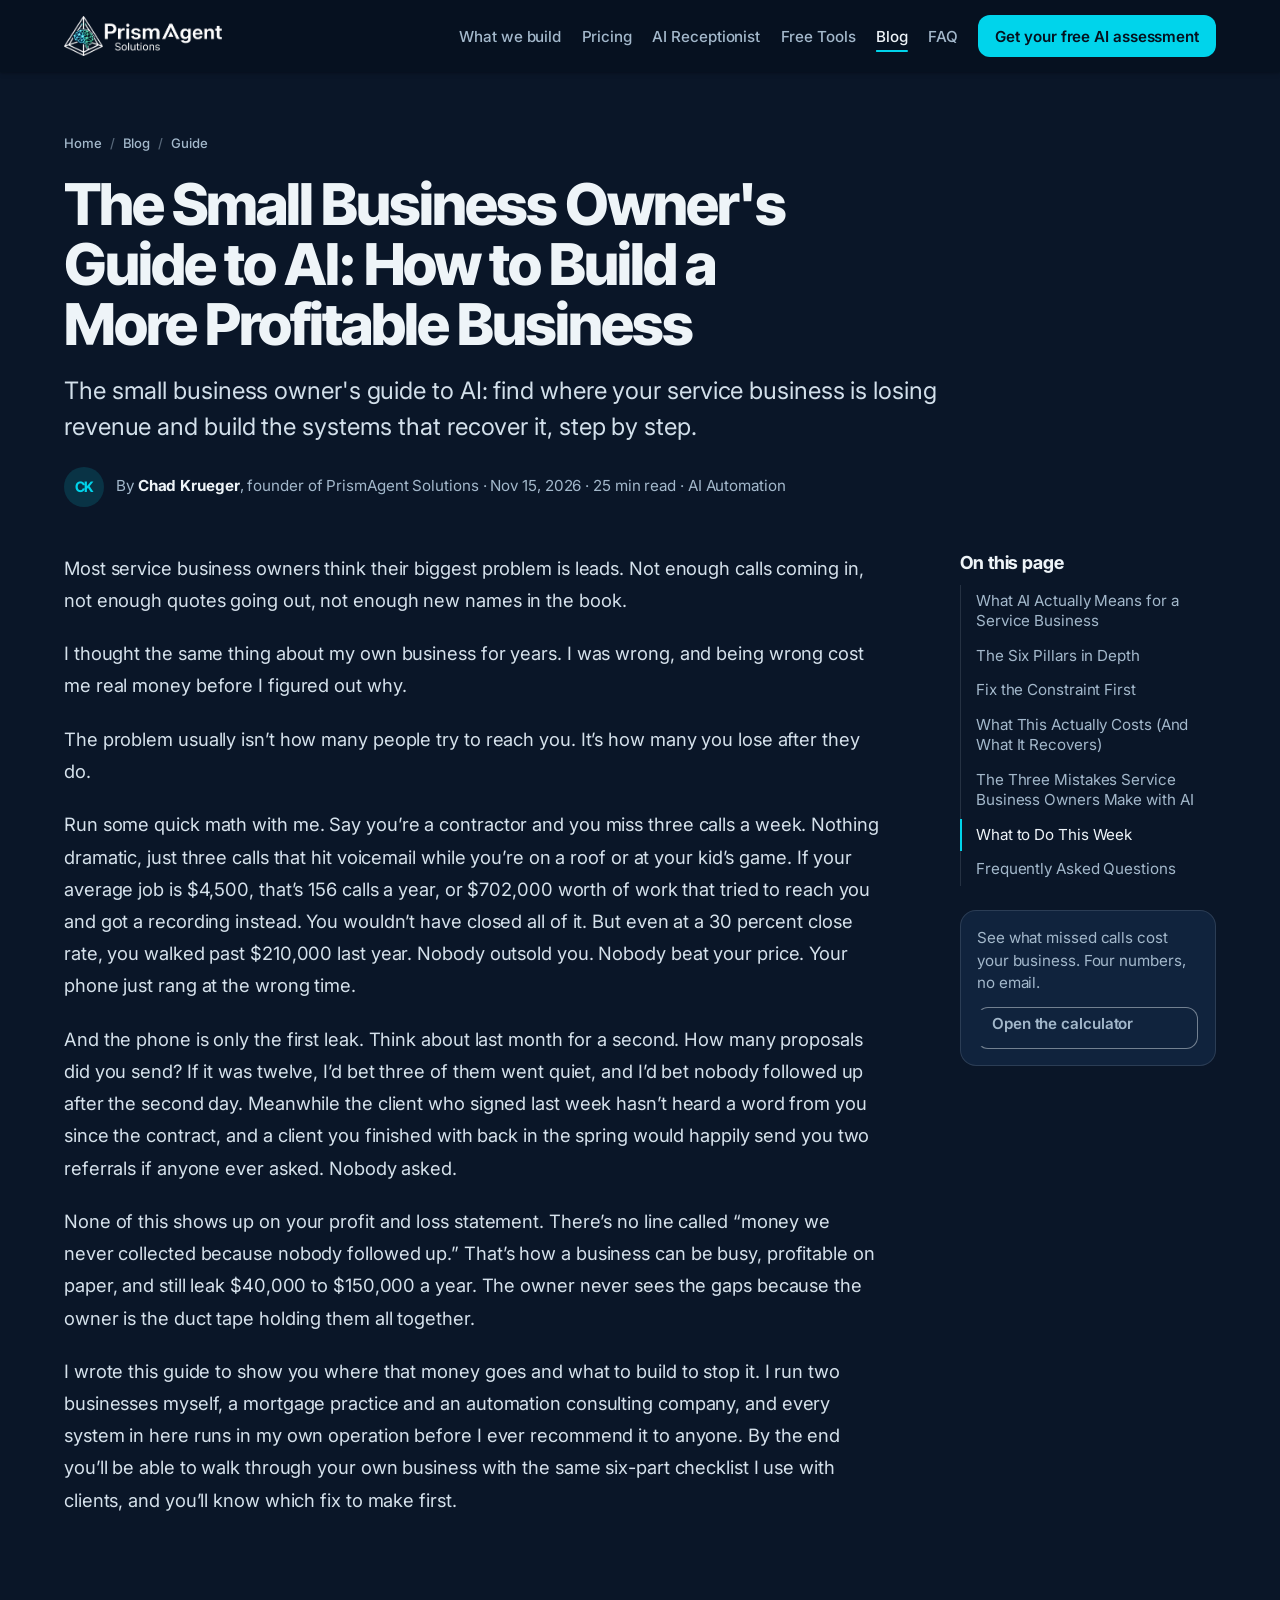
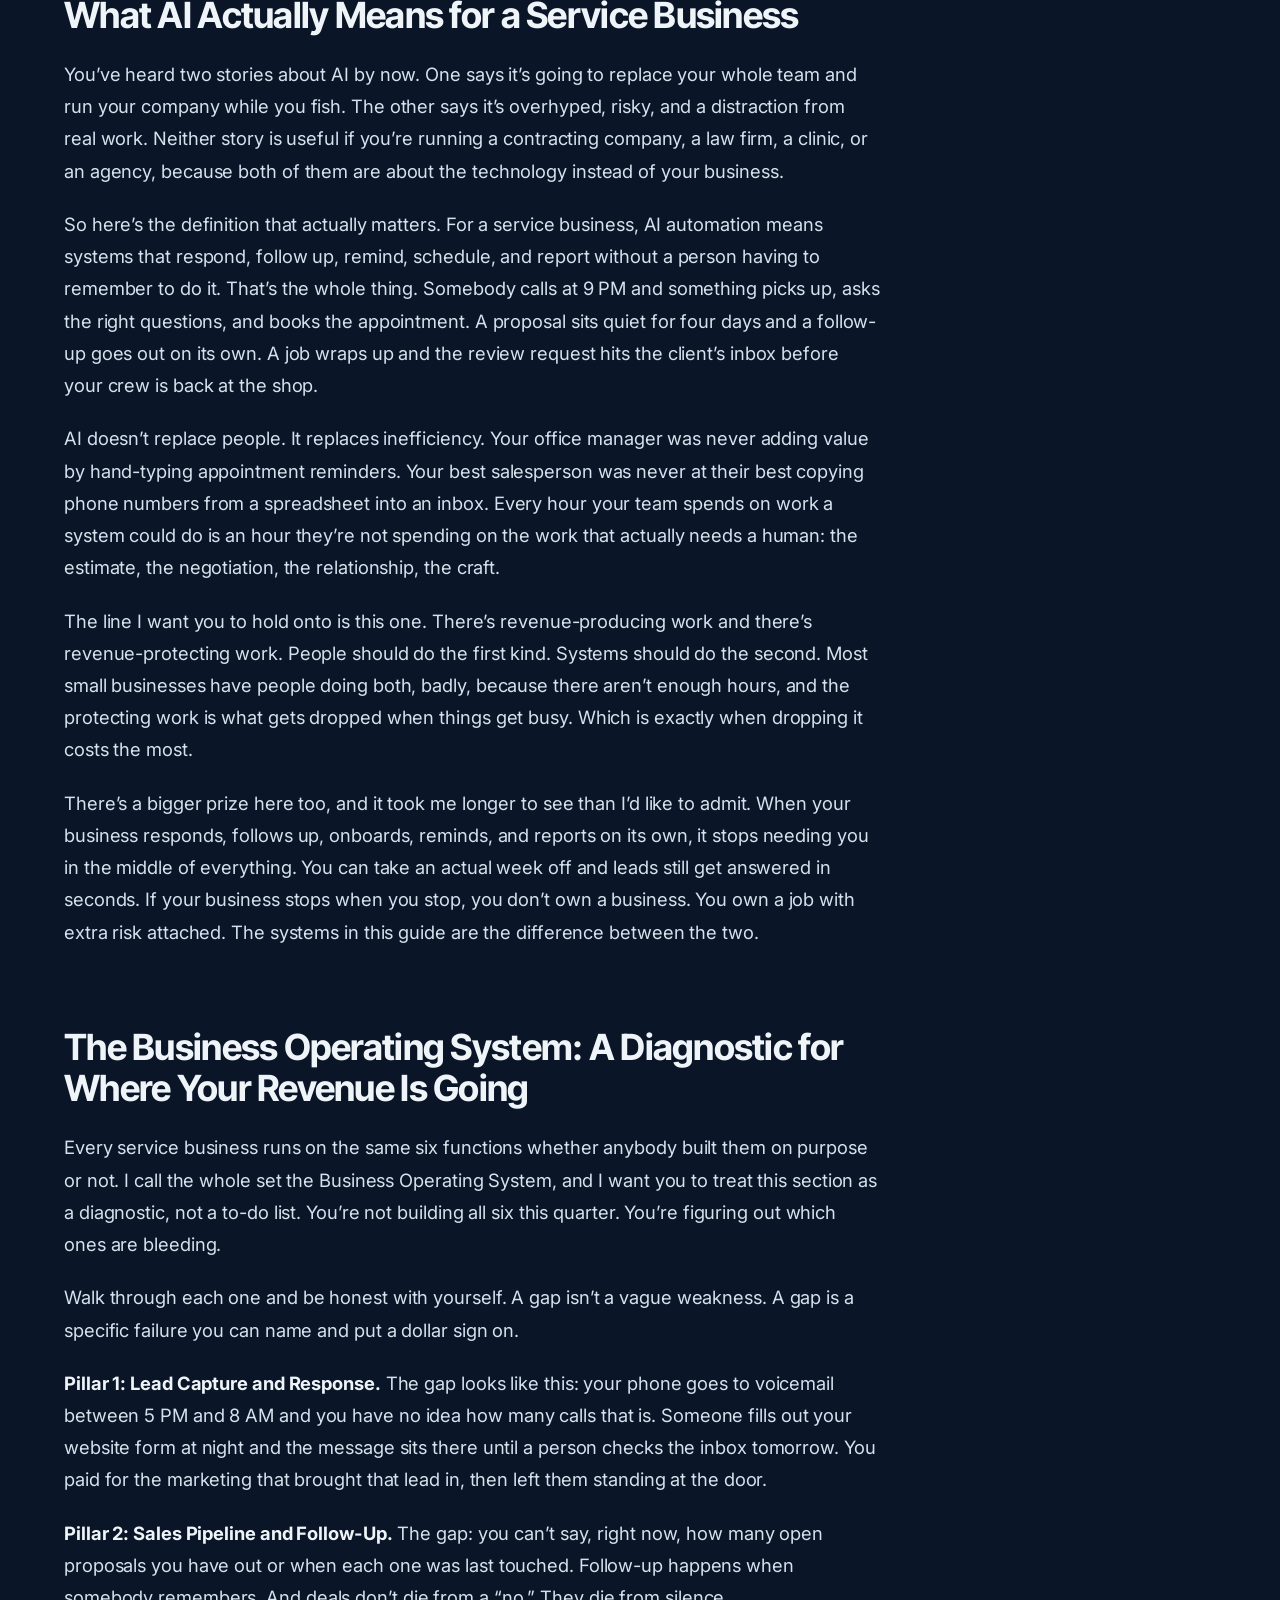
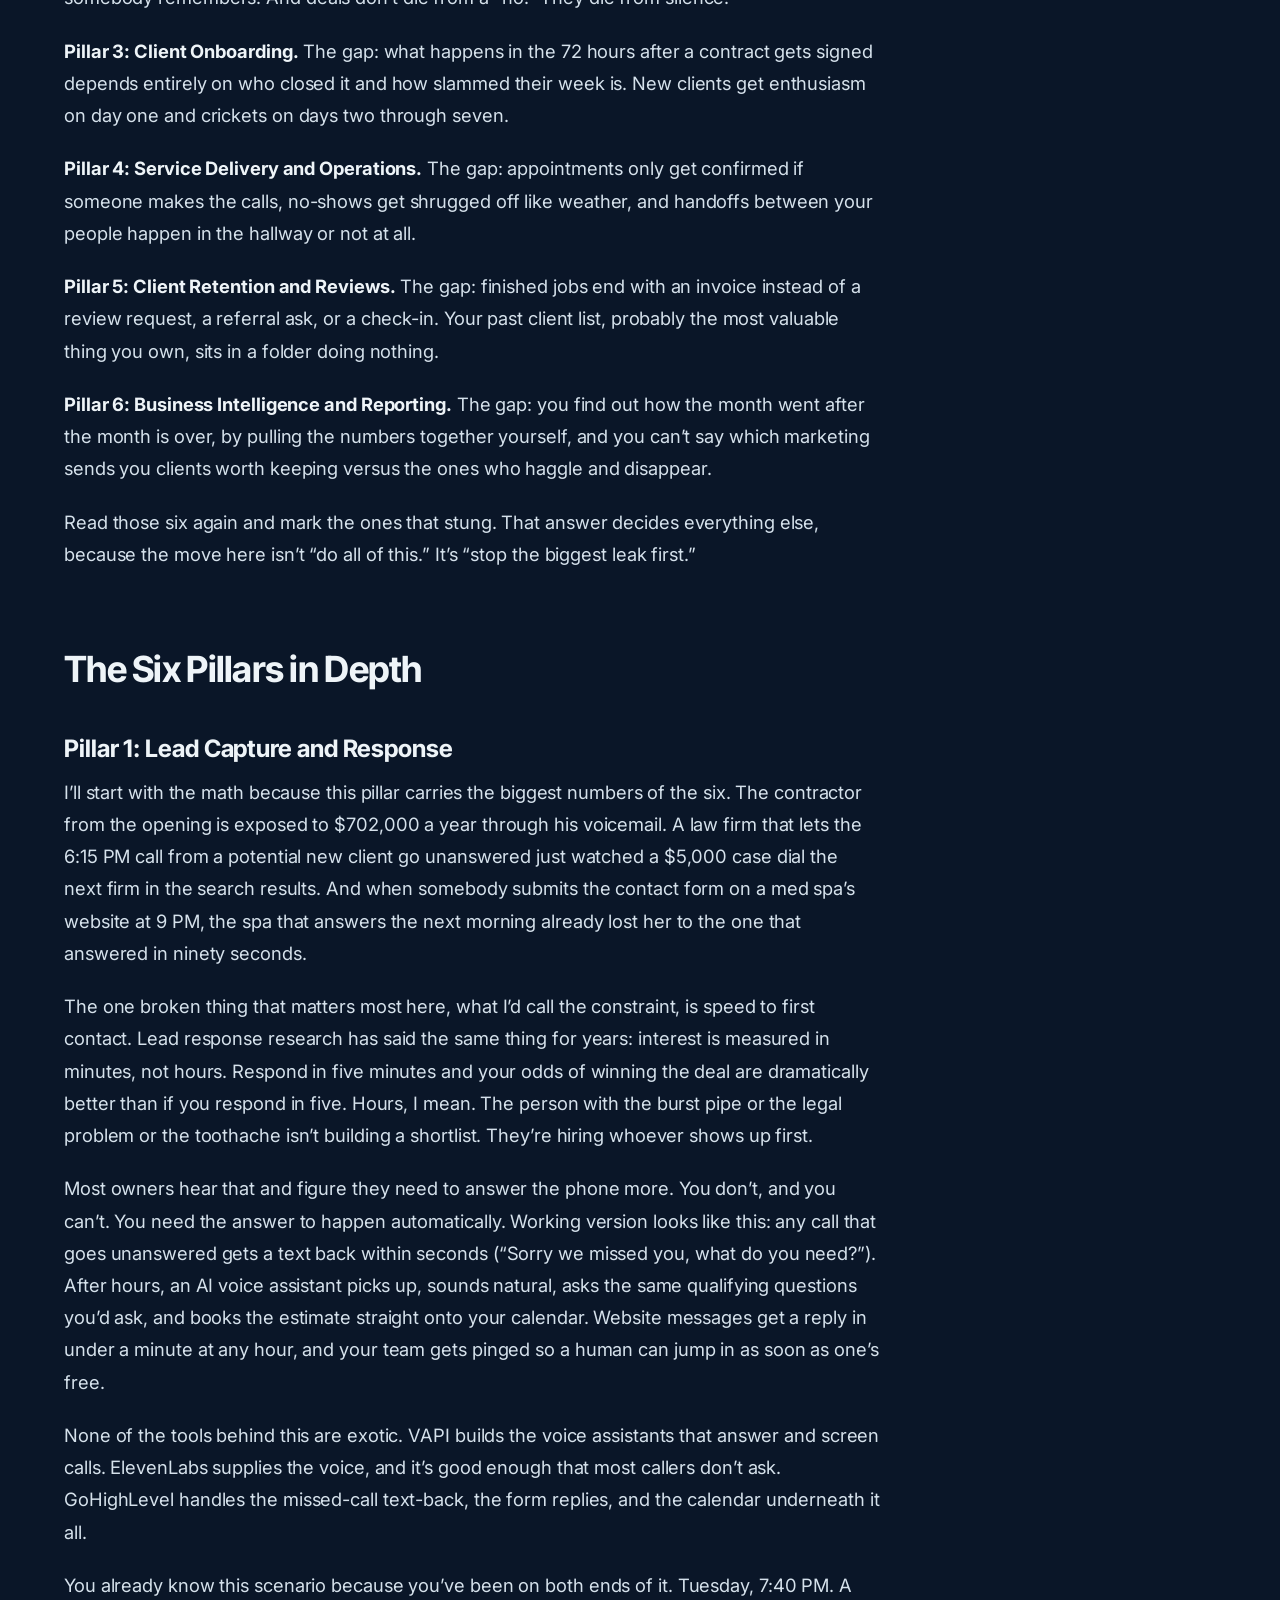
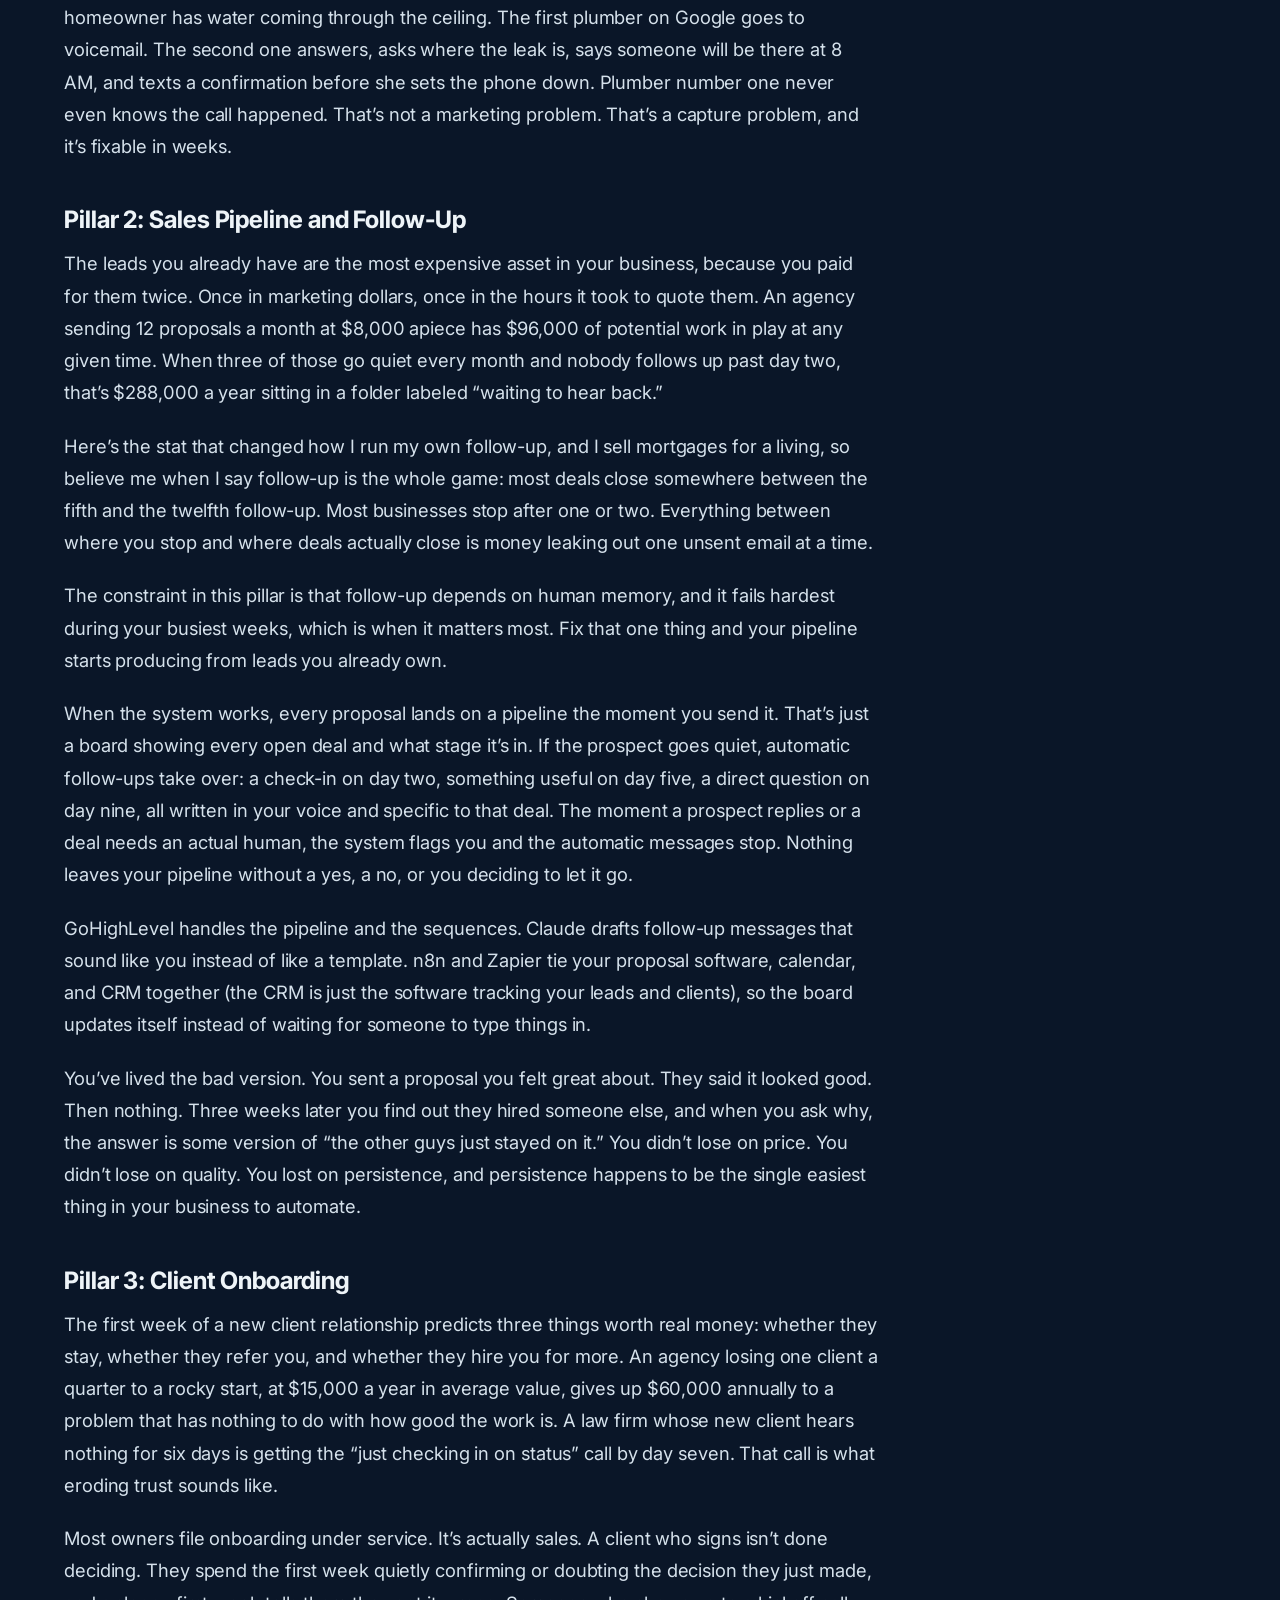
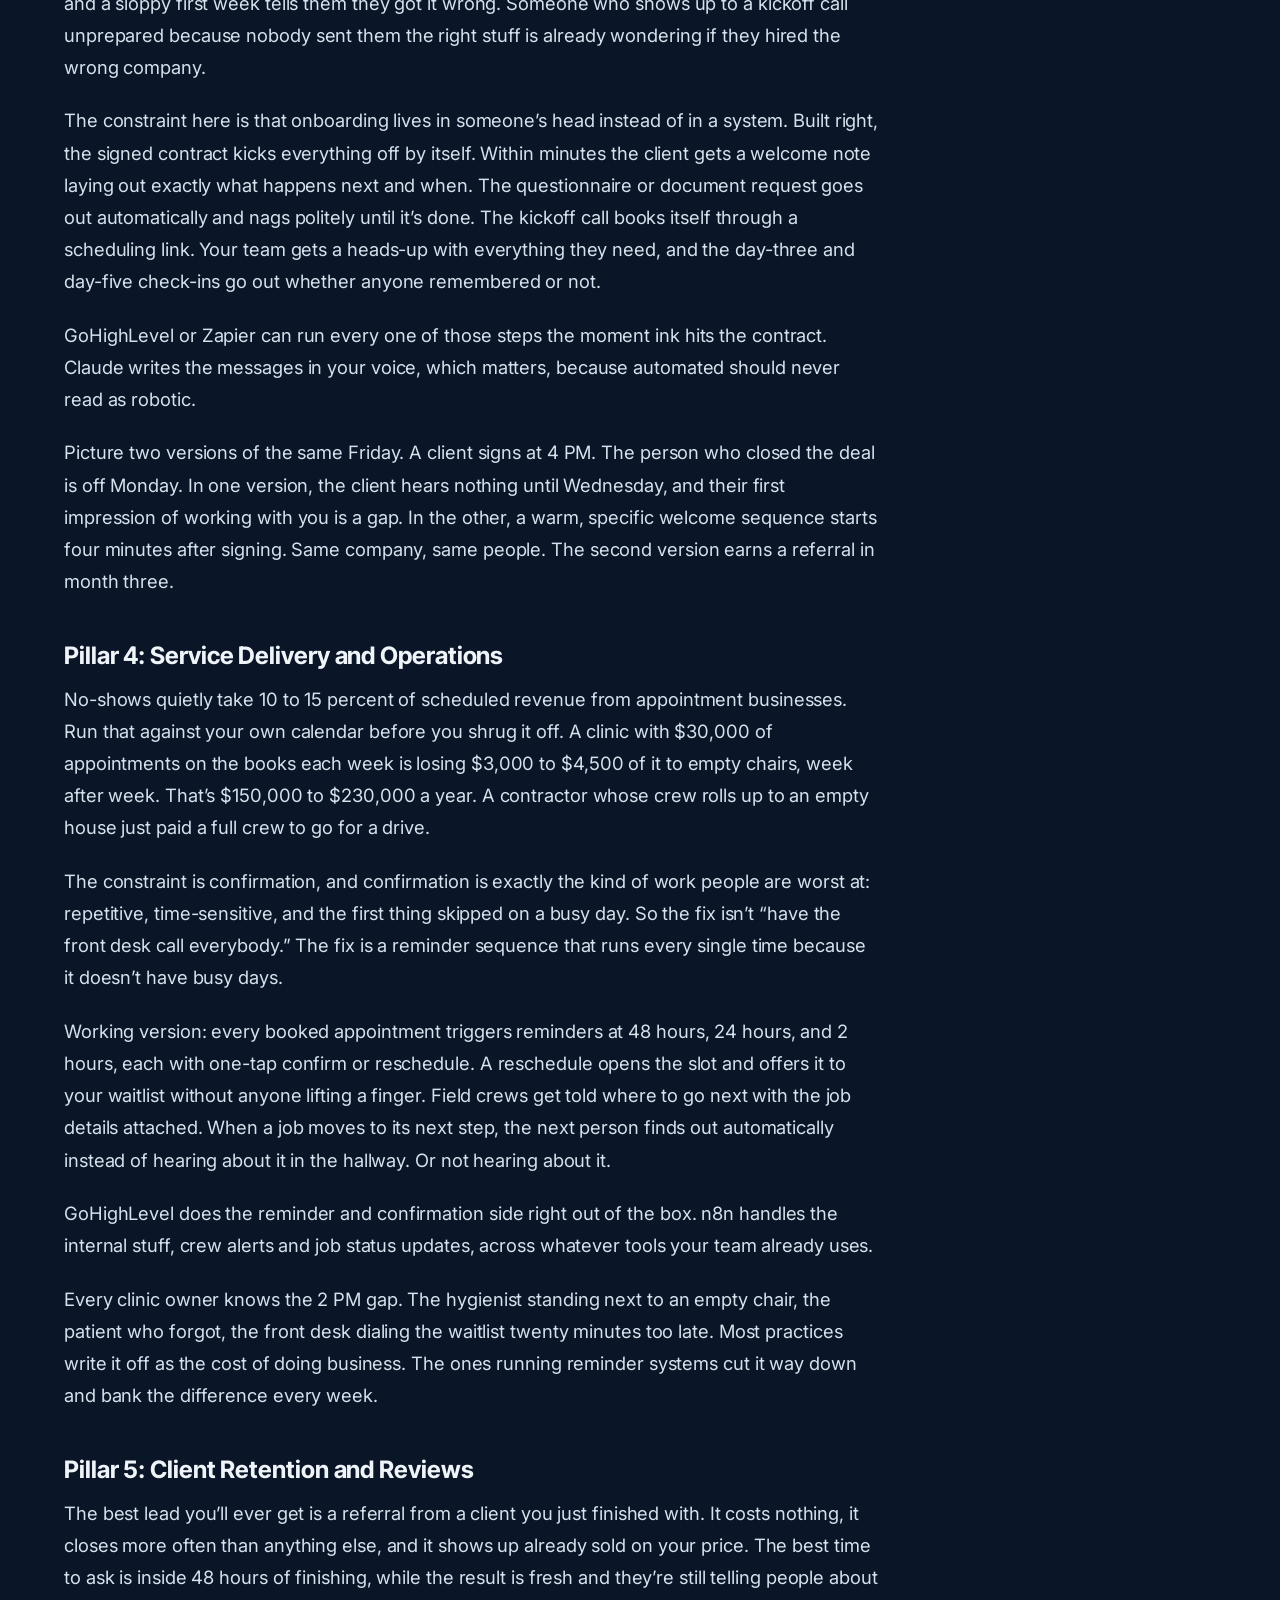
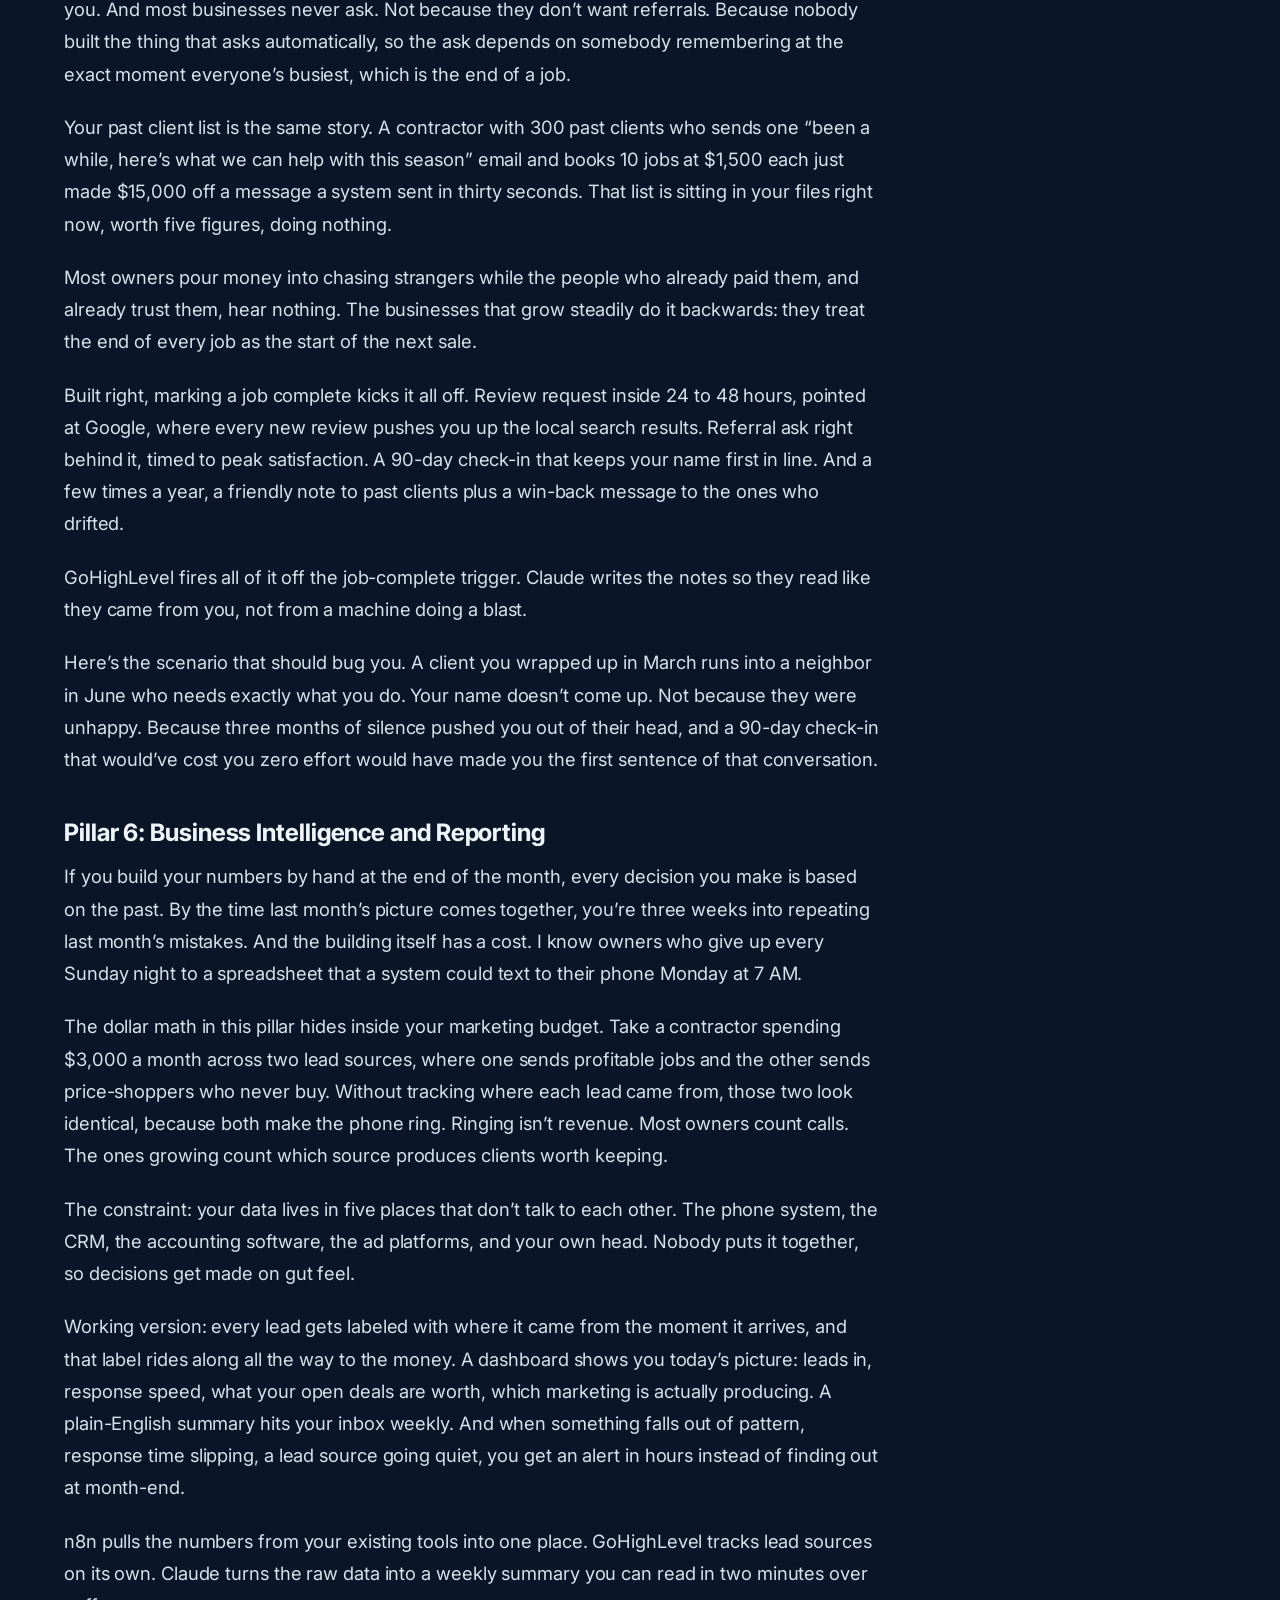
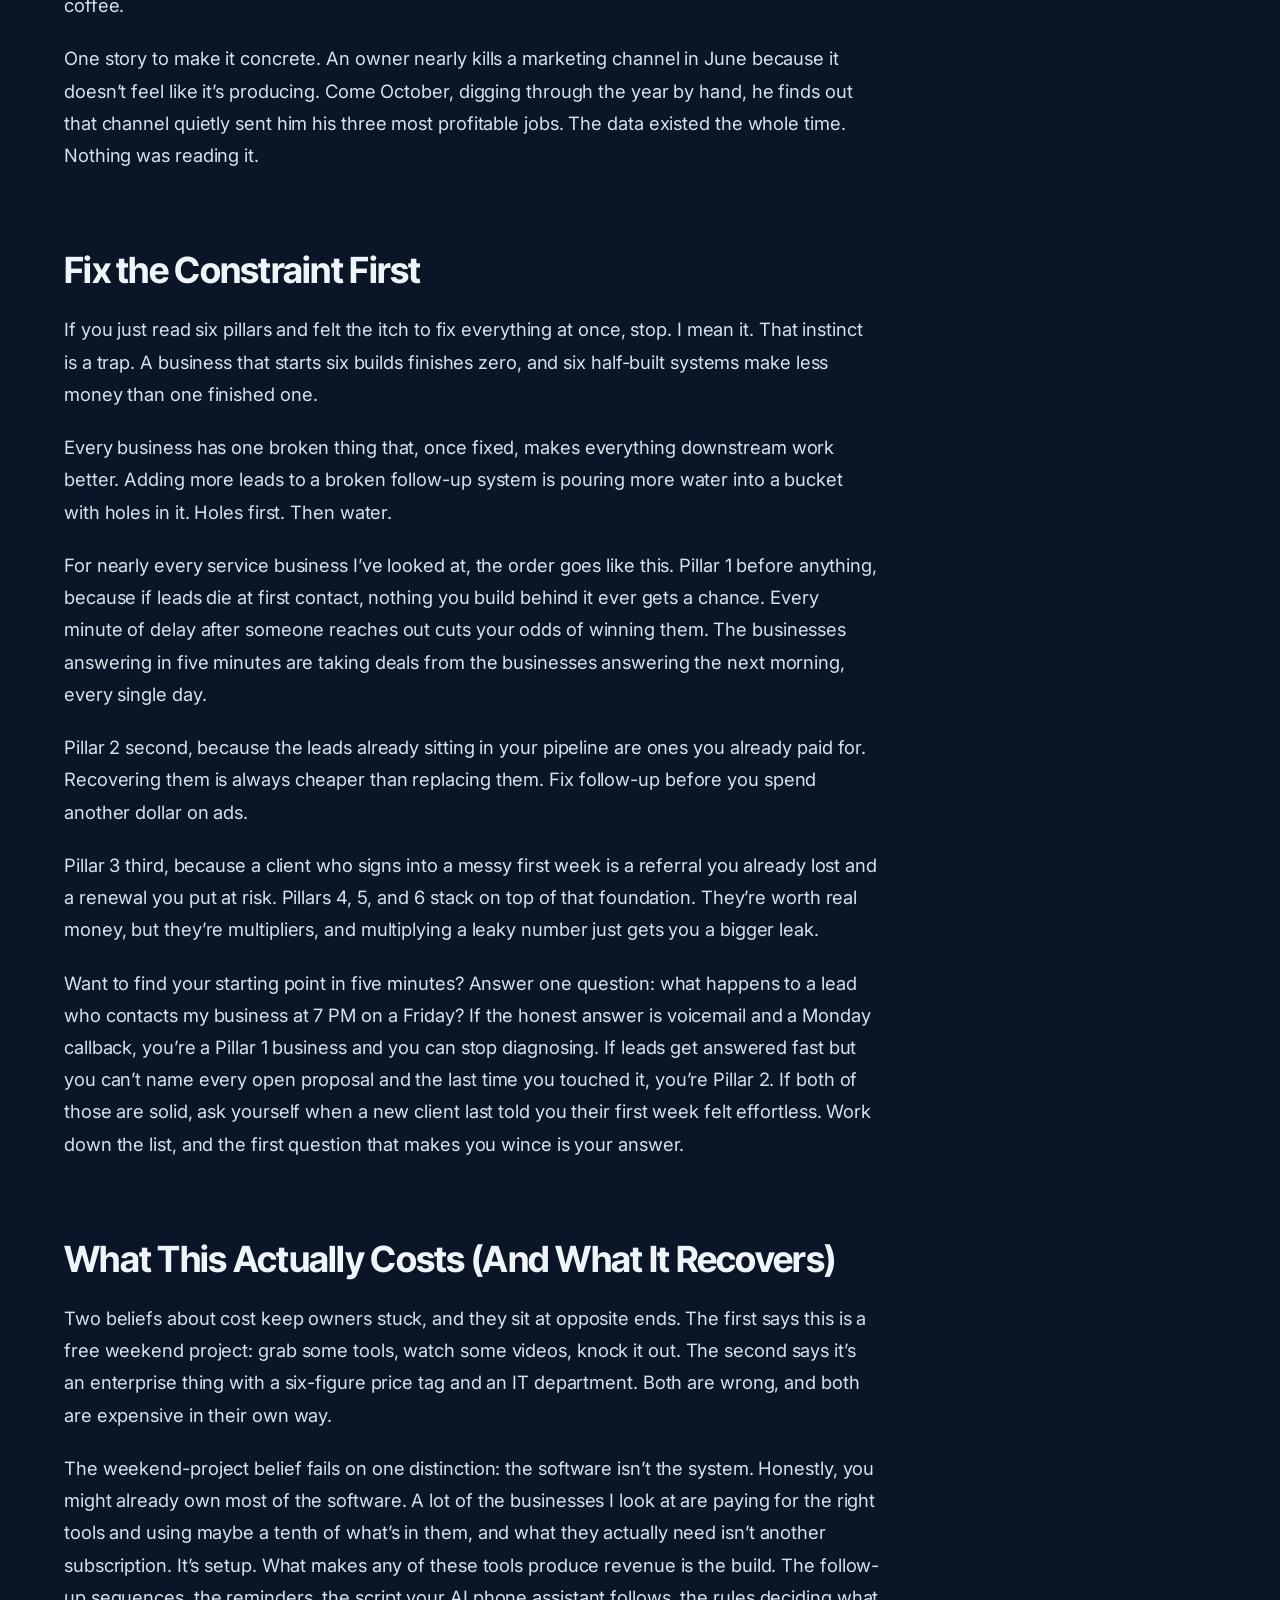
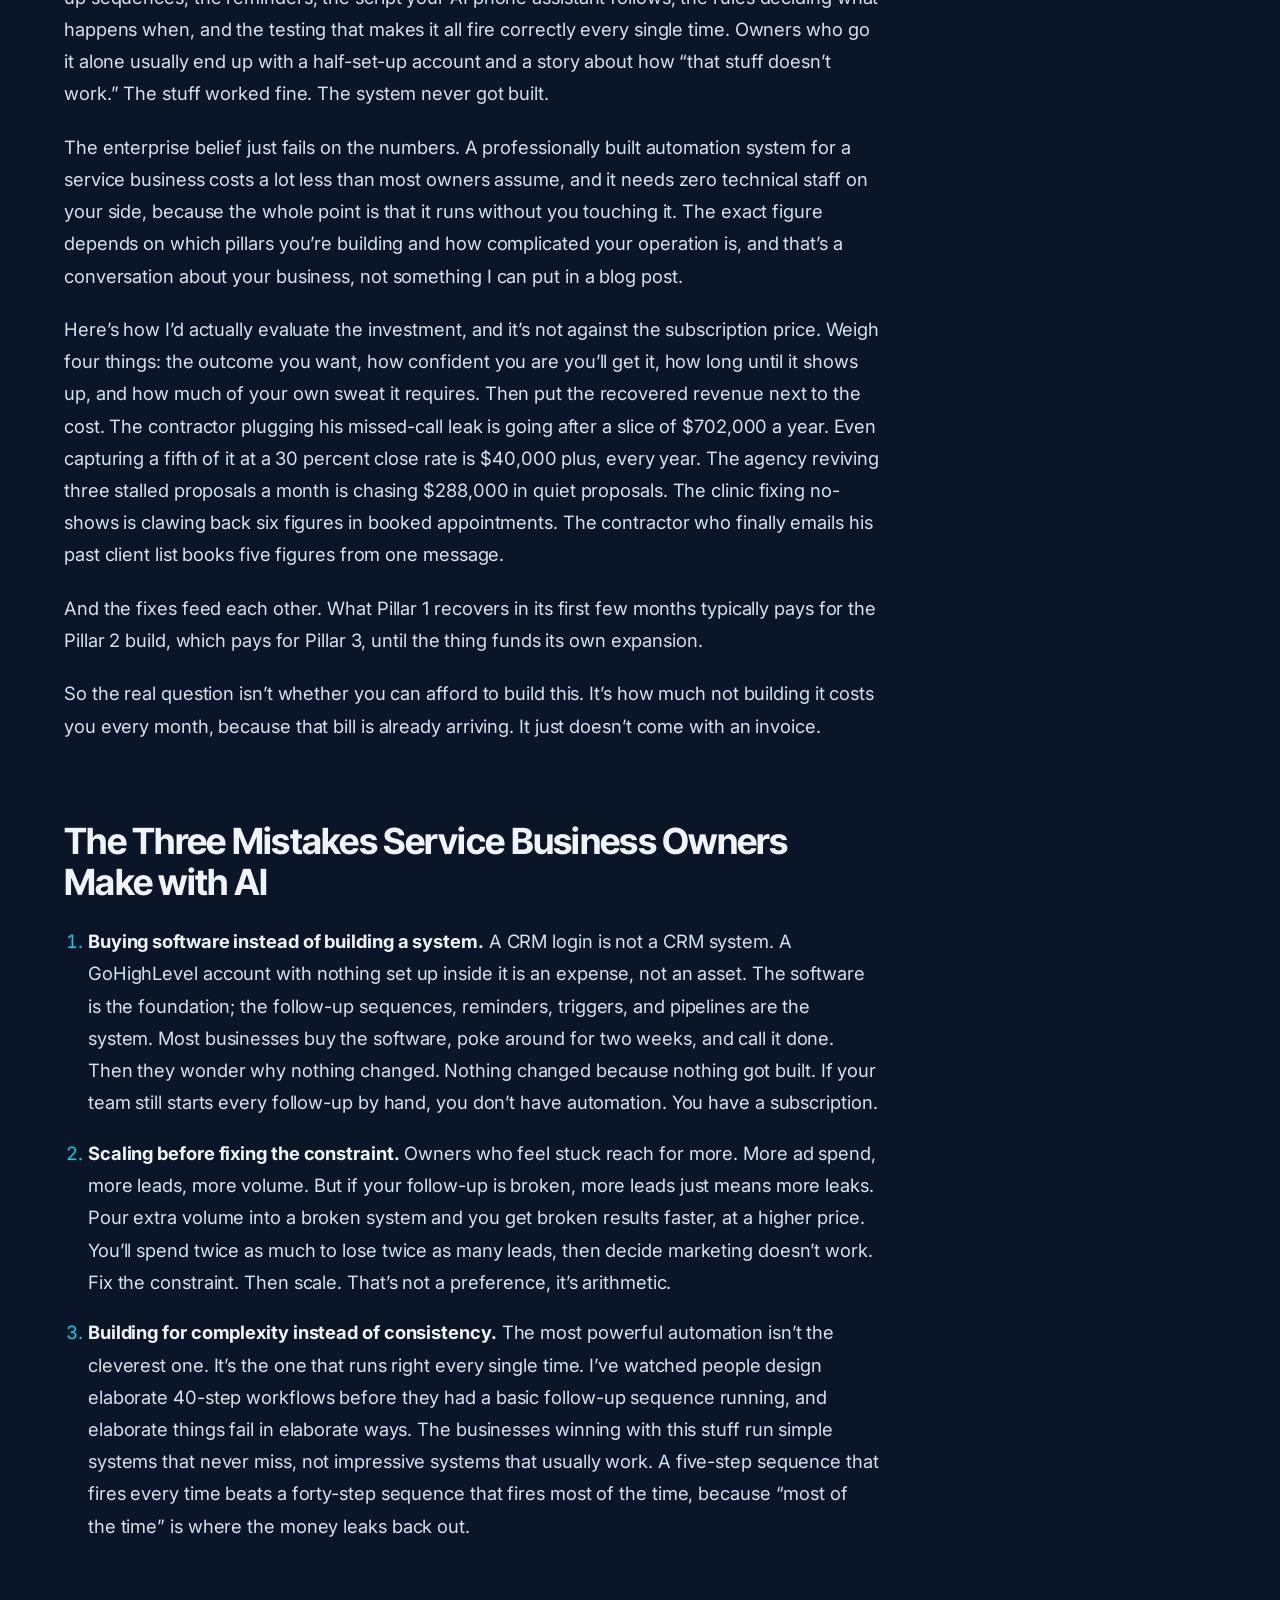
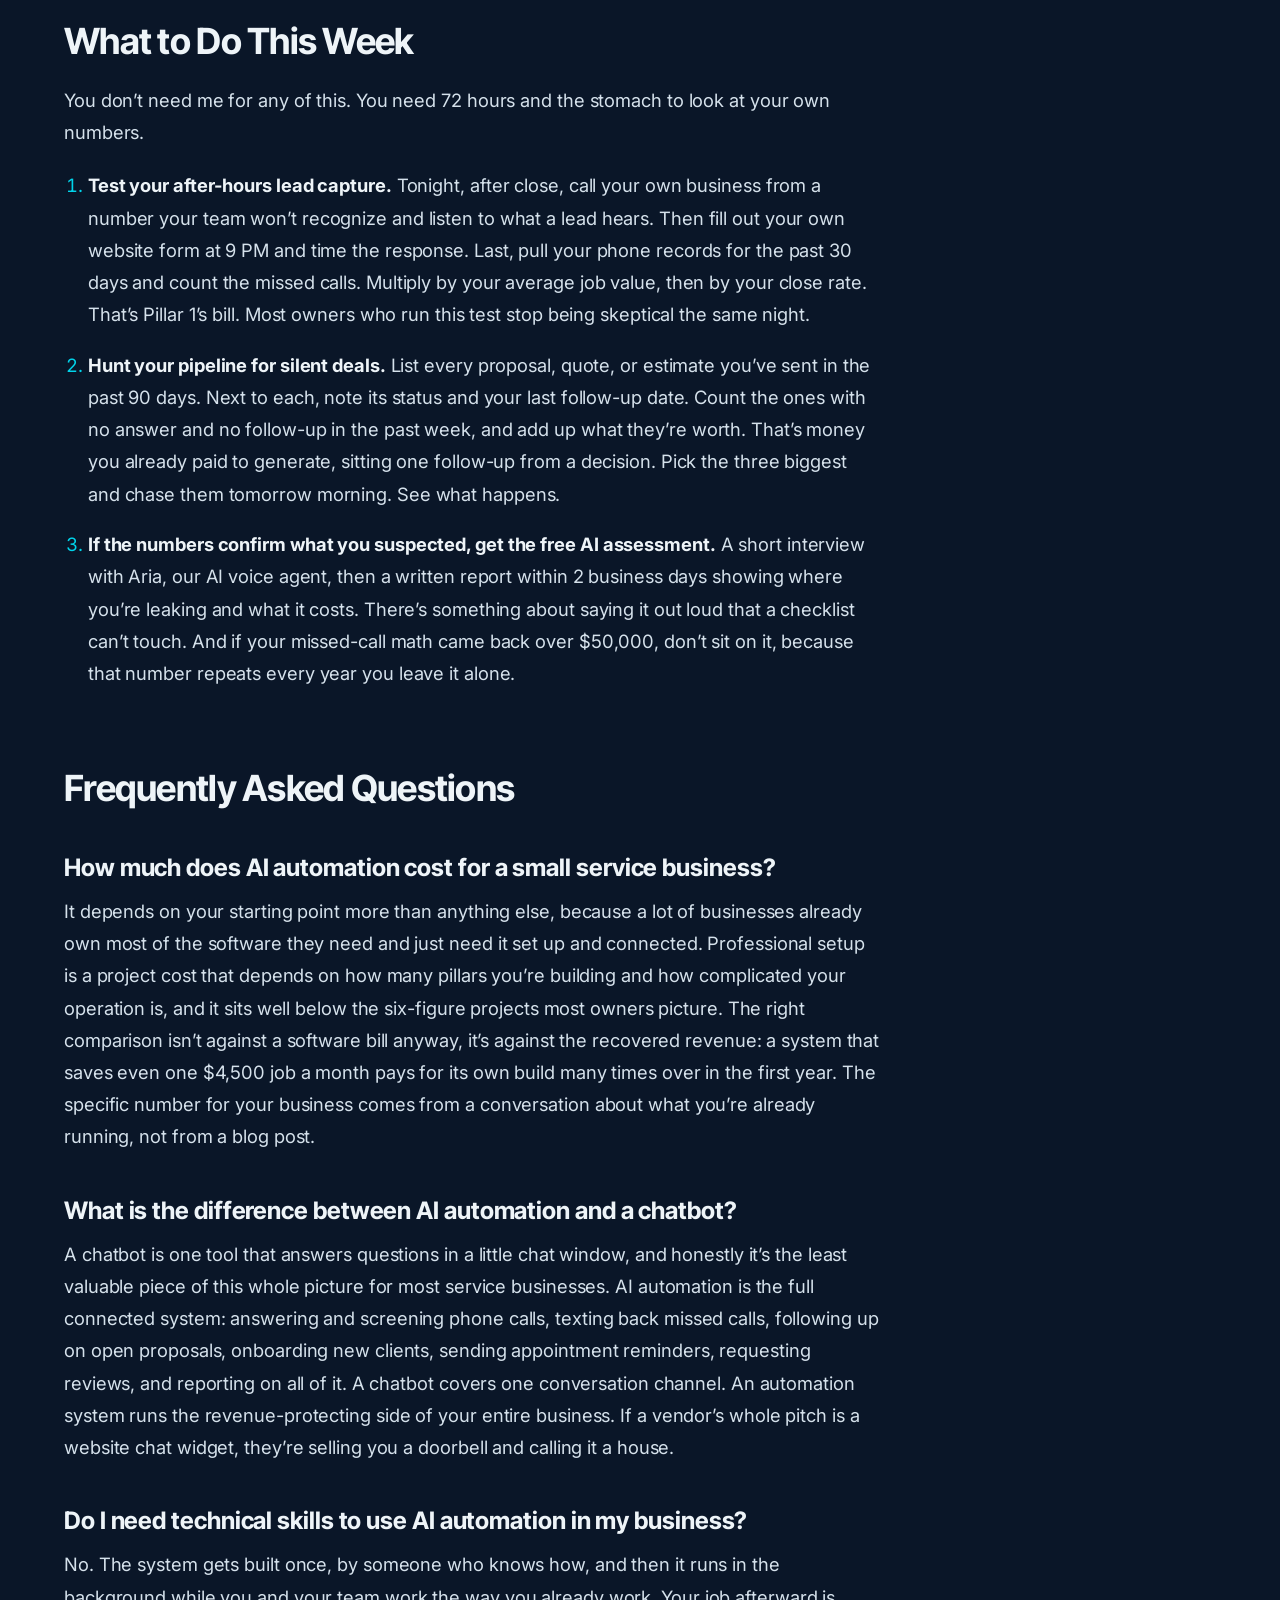
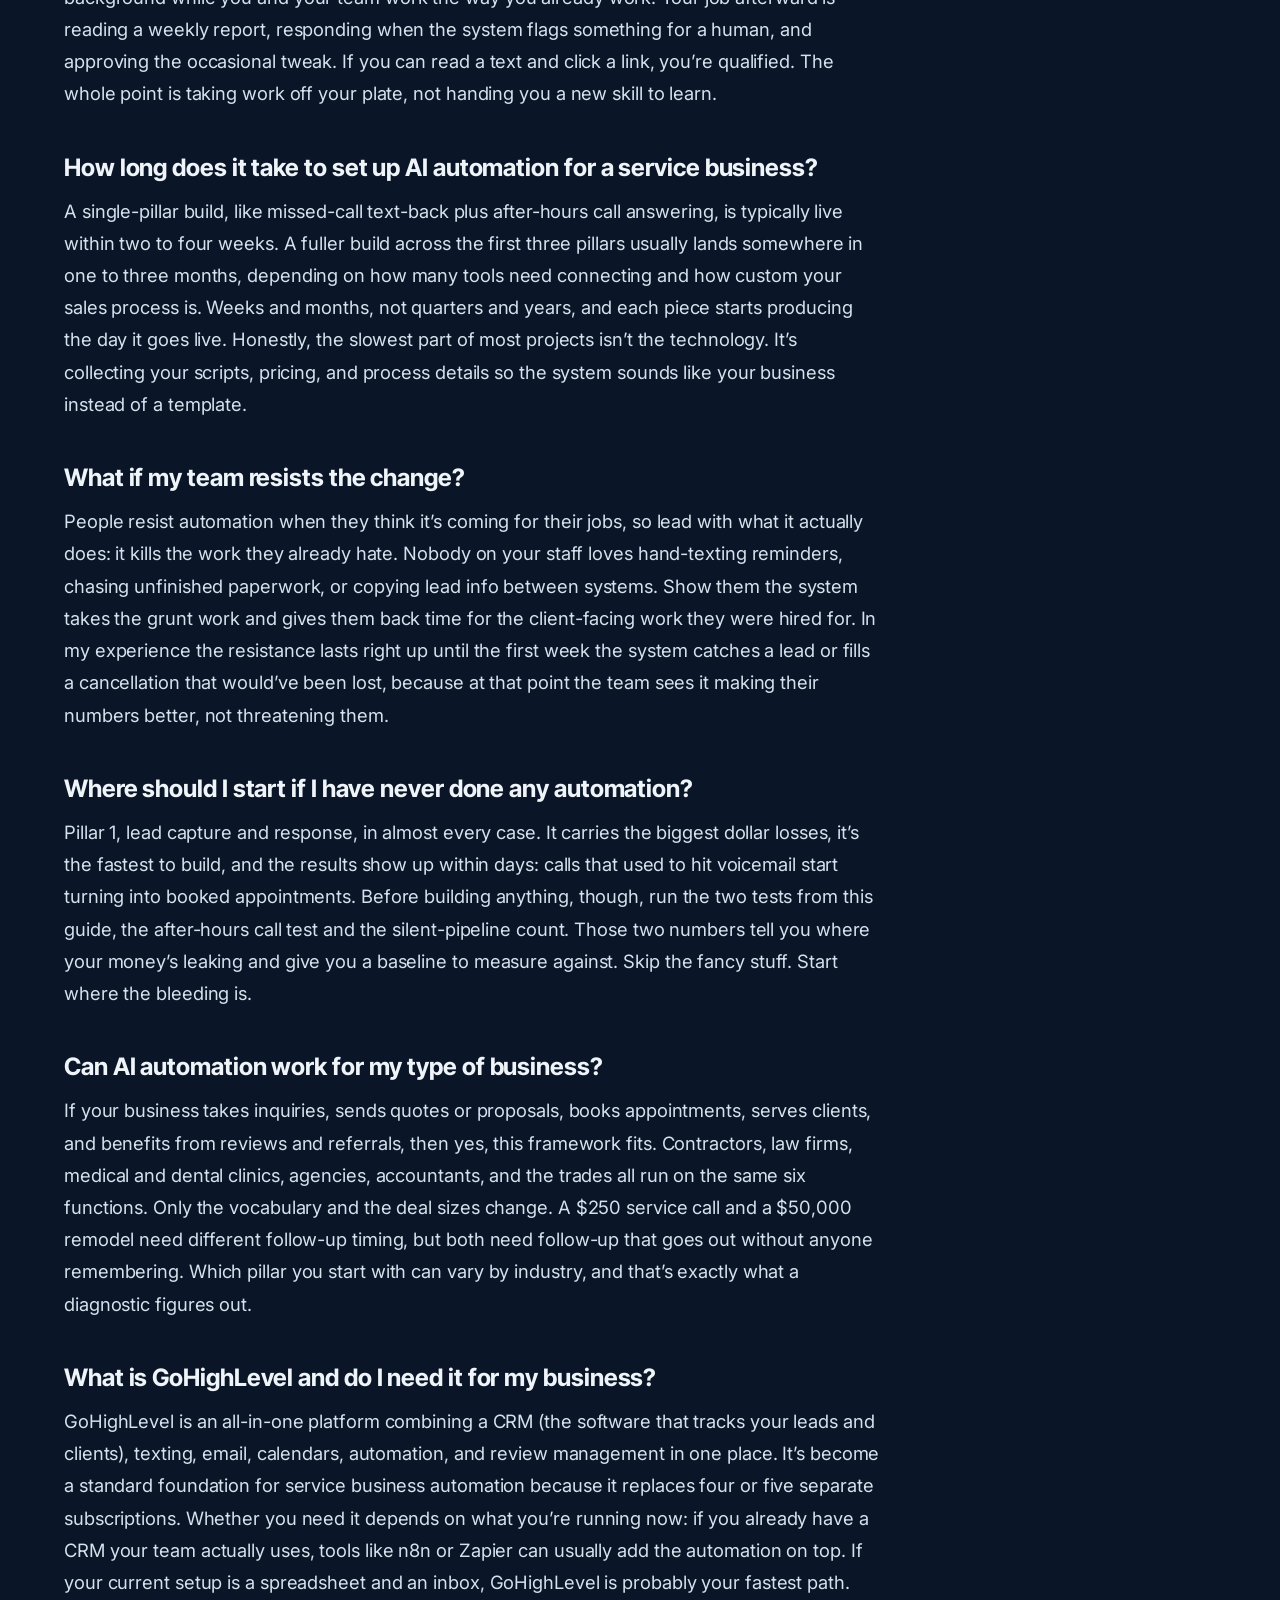
<file: blog/small-business-owners-guide-to-ai.html>
<!doctype html>
<html lang="en" class="no-js">
<head>
<meta charset="utf-8">
<meta name="viewport" content="width=device-width, initial-scale=1, viewport-fit=cover">
<title>The Small Business Owner&#x27;s Guide to AI | PrismAgent Solutions</title>
<meta name="description" content="The small business owner&#x27;s guide to AI: find where your service business is losing revenue and build the systems that recover it, step by step.">
<link rel="canonical" href="https://www.prismagentsolutions.com/blog/small-business-owners-guide-to-ai">
<meta name="robots" content="noindex, nofollow"><!-- DEMO-ONLY: remove on the live site -->
<meta property="og:type" content="article">
<meta property="og:site_name" content="PrismAgent Solutions">
<meta property="og:title" content="The Small Business Owner&#x27;s Guide to AI | PrismAgent Solutions">
<meta property="og:description" content="The small business owner&#x27;s guide to AI: find where your service business is losing revenue and build the systems that recover it, step by step.">
<meta property="og:url" content="https://www.prismagentsolutions.com/blog/small-business-owners-guide-to-ai">
<meta property="og:image" content="https://www.prismagentsolutions.com/home/assets/og-image.jpg">
<meta property="og:image:width" content="1200"><meta property="og:image:height" content="630">
<meta property="og:image:alt" content="PrismAgent Solutions: a city skyline at night with lit office windows">
<meta name="twitter:card" content="summary_large_image">
<meta name="twitter:title" content="The Small Business Owner&#x27;s Guide to AI | PrismAgent Solutions">
<meta name="twitter:description" content="The small business owner&#x27;s guide to AI: find where your service business is losing revenue and build the systems that recover it, step by step.">
<meta name="twitter:image" content="https://www.prismagentsolutions.com/home/assets/og-image.jpg">
<meta name="theme-color" content="#0A1628">
<link rel="icon" href="data:image/svg+xml,<svg xmlns='http://www.w3.org/2000/svg' viewBox='0 0 32 32'><rect width='32' height='32' rx='7' fill='%230A1628'/><path d='M16 6 26 25H6Z' fill='none' stroke='%2300D4EB' stroke-width='2.4' stroke-linejoin='round'/></svg>">
<link rel="alternate" type="application/rss+xml" title="PrismAgent Solutions blog" href="https://www.prismagentsolutions.com/rss.xml">
<link rel="preconnect" href="https://fonts.googleapis.com">
<link rel="preconnect" href="https://fonts.gstatic.com" crossorigin>
<link href="https://fonts.googleapis.com/css2?family=Inter+Tight:wght@500;600;700;800&family=Inter:wght@400;500;600&display=swap" rel="stylesheet">
<link rel="stylesheet" href="../scrollcraft.css">
<link rel="stylesheet" href="../assets/site.css">
<script>document.documentElement.classList.remove("no-js")</script>
<noscript><style>[data-sc-in],[data-sc-stagger]>*,[data-sc-cue]{opacity:1!important;transform:none!important}</style></noscript>
<script type="application/ld+json">{"@context":"https://schema.org","@graph":[{"@type":["Organization","ProfessionalService"],"@id":"https://www.prismagentsolutions.com/#org","name":"PrismAgent Solutions","legalName":"PrismAgent Solutions LLC","url":"https://www.prismagentsolutions.com/","logo":"https://www.prismagentsolutions.com/home/assets/logo-dark.webp","image":"https://www.prismagentsolutions.com/home/assets/og-image.jpg","description":"PrismAgent Solutions builds custom AI systems for small and mid-size businesses across the United States: automated reports, proposals and work orders, numbers pulled out of old software into dashboards owners actually read, and calls and leads answered day or night. Built inside the tools you already use, checked by your people, measured in dollars.","telephone":"+1-612-405-9802","email":"Chad@PrismAgentSolutions.com","address":{"@type":"PostalAddress","addressLocality":"Lakeville","addressRegion":"MN","addressCountry":"US"},"areaServed":{"@type":"Country","name":"United States"},"founder":{"@id":"https://www.prismagentsolutions.com/#chad"},"knowsAbout":["AI automation for small business","AI voice agents","AI receptionist","document automation","proposal automation","business reporting automation","private AI","GoHighLevel CRM","n8n workflow automation"]},{"@type":"WebSite","@id":"https://www.prismagentsolutions.com/#website","url":"https://www.prismagentsolutions.com/","name":"PrismAgent Solutions","publisher":{"@id":"https://www.prismagentsolutions.com/#org"},"inLanguage":"en-US"},{"@type":"Person","@id":"https://www.prismagentsolutions.com/#chad","name":"Chad Krueger","jobTitle":"Founder","worksFor":{"@id":"https://www.prismagentsolutions.com/#org"},"url":"https://www.prismagentsolutions.com/#about"},{"@type":"BlogPosting","@id":"https://www.prismagentsolutions.com/blog/small-business-owners-guide-to-ai#article","headline":"The Small Business Owner's Guide to AI: How to Build a More Profitable Business","description":"The small business owner's guide to AI: find where your service business is losing revenue and build the systems that recover it, step by step.","url":"https://www.prismagentsolutions.com/blog/small-business-owners-guide-to-ai","mainEntityOfPage":"https://www.prismagentsolutions.com/blog/small-business-owners-guide-to-ai","datePublished":"2026-11-15","dateModified":"2026-11-15","wordCount":5814,"articleSection":"AI Automation","inLanguage":"en-US","image":"https://www.prismagentsolutions.com/home/assets/og-image.jpg","author":{"@id":"https://www.prismagentsolutions.com/#chad"},"publisher":{"@id":"https://www.prismagentsolutions.com/#org"}},{"@type":"FAQPage","mainEntity":[{"@type":"Question","name":"How\nmuch does AI automation cost for a small service business?","acceptedAnswer":{"@type":"Answer","text":"It depends on your starting point more than anything else, because a lot of businesses already own most of the software they need and just need it set up and connected. Professional setup is a project cost that depends on how many pillars you’re building and how complicated your operation is, and it sits well below the six-figure projects most owners picture. The right comparison isn’t against a software bill anyway, it’s against the recovered revenue: a system that saves even one $4,500 job a month pays for its own build many times over in the first year. The specific number for your business comes from a conversation about what you’re already running, not from a blog post."}},{"@type":"Question","name":"What\nis the difference between AI automation and a chatbot?","acceptedAnswer":{"@type":"Answer","text":"A chatbot is one tool that answers questions in a little chat window, and honestly it’s the least valuable piece of this whole picture for most service businesses. AI automation is the full connected system: answering and screening phone calls, texting back missed calls, following up on open proposals, onboarding new clients, sending appointment reminders, requesting reviews, and reporting on all of it. A chatbot covers one conversation channel. An automation system runs the revenue-protecting side of your entire business. If a vendor’s whole pitch is a website chat widget, they’re selling you a doorbell and calling it a house."}},{"@type":"Question","name":"Do I\nneed technical skills to use AI automation in my business?","acceptedAnswer":{"@type":"Answer","text":"No. The system gets built once, by someone who knows how, and then it runs in the background while you and your team work the way you already work. Your job afterward is reading a weekly report, responding when the system flags something for a human, and approving the occasional tweak. If you can read a text and click a link, you’re qualified. The whole point is taking work off your plate, not handing you a new skill to learn."}},{"@type":"Question","name":"How\nlong does it take to set up AI automation for a service business?","acceptedAnswer":{"@type":"Answer","text":"A single-pillar build, like missed-call text-back plus after-hours call answering, is typically live within two to four weeks. A fuller build across the first three pillars usually lands somewhere in one to three months, depending on how many tools need connecting and how custom your sales process is. Weeks and months, not quarters and years, and each piece starts producing the day it goes live. Honestly, the slowest part of most projects isn’t the technology. It’s collecting your scripts, pricing, and process details so the system sounds like your business instead of a template."}},{"@type":"Question","name":"What if my team resists the\nchange?","acceptedAnswer":{"@type":"Answer","text":"People resist automation when they think it’s coming for their jobs, so lead with what it actually does: it kills the work they already hate. Nobody on your staff loves hand-texting reminders, chasing unfinished paperwork, or copying lead info between systems. Show them the system takes the grunt work and gives them back time for the client-facing work they were hired for. In my experience the resistance lasts right up until the first week the system catches a lead or fills a cancellation that would’ve been lost, because at that point the team sees it making their numbers better, not threatening them."}},{"@type":"Question","name":"Where\nshould I start if I have never done any automation?","acceptedAnswer":{"@type":"Answer","text":"Pillar 1, lead capture and response, in almost every case. It carries the biggest dollar losses, it’s the fastest to build, and the results show up within days: calls that used to hit voicemail start turning into booked appointments. Before building anything, though, run the two tests from this guide, the after-hours call test and the silent-pipeline count. Those two numbers tell you where your money’s leaking and give you a baseline to measure against. Skip the fancy stuff. Start where the bleeding is."}},{"@type":"Question","name":"Can AI\nautomation work for my type of business?","acceptedAnswer":{"@type":"Answer","text":"If your business takes inquiries, sends quotes or proposals, books appointments, serves clients, and benefits from reviews and referrals, then yes, this framework fits. Contractors, law firms, medical and dental clinics, agencies, accountants, and the trades all run on the same six functions. Only the vocabulary and the deal sizes change. A $250 service call and a $50,000 remodel need different follow-up timing, but both need follow-up that goes out without anyone remembering. Which pillar you start with can vary by industry, and that’s exactly what a diagnostic figures out."}},{"@type":"Question","name":"What is\nGoHighLevel and do I need it for my business?","acceptedAnswer":{"@type":"Answer","text":"GoHighLevel is an all-in-one platform combining a CRM (the software that tracks your leads and clients), texting, email, calendars, automation, and review management in one place. It’s become a standard foundation for service business automation because it replaces four or five separate subscriptions. Whether you need it depends on what you’re running now: if you already have a CRM your team actually uses, tools like n8n or Zapier can usually add the automation on top. If your current setup is a spreadsheet and an inbox, GoHighLevel is probably your fastest path. Just remember the platform matters far less than what gets built inside it. An empty GoHighLevel account makes exactly as much money as no account."}},{"@type":"Question","name":"How do I\nknow if AI automation is actually working?","acceptedAnswer":{"@type":"Answer","text":"Measure it in revenue, not in busy-looking numbers. I track four things from day one: how fast new leads get a first response, how many missed calls turn into conversations, how many stalled deals come back after automated follow-up, and how many reviews or referrals each finished job produces. Every one of those converts to dollars using your average job value. A working system moves those numbers inside the first month, and a properly built one reports them to you automatically, so the answer to “is this working” shows up in your inbox every Monday instead of requiring an investigation."}},{"@type":"Question","name":"What\nis the difference between hiring a consultant and buying software\nmyself?","acceptedAnswer":{"@type":"Answer","text":"Buying software gets you raw materials. Hiring a consultant gets you a working system, built faster, based on what’s already worked in other service businesses, without you burning your evenings learning automation software. The do-it-yourself route is real if you’ve got the time and the interest, and this guide hands you the complete blueprint to try it. The honest tradeoff is time and failure risk: owners who build it themselves usually spend months getting to what an experienced builder delivers in weeks, and the most common ending is a half-finished account that quietly gets abandoned. You’re not paying a consultant for access to tools. You’re paying for the build, the testing, and the certainty that it fires every time."}}]},{"@type":"BreadcrumbList","itemListElement":[{"@type":"ListItem","position":1,"name":"Home","item":"https://www.prismagentsolutions.com/"},{"@type":"ListItem","position":2,"name":"Blog","item":"https://www.prismagentsolutions.com/blog"},{"@type":"ListItem","position":3,"name":"The Small Business Owner's Guide to AI: How to Build a More Profitable Business","item":"https://www.prismagentsolutions.com/blog/small-business-owners-guide-to-ai"}]}]}</script>
<style>
.progress { position: fixed; top: 0; left: 0; height: 3px; width: 0; background: var(--sc-accent); z-index: 45; }
.post-hero { padding: calc(var(--bar-h) + clamp(2.5rem, 7vh, 4.5rem)) 0 clamp(2rem, 5vh, 3rem); }
.post-hero h1 { margin: 0 0 18px; font: 800 clamp(2.1rem, 1.4rem + 2.8vw, 3.6rem)/1.04 var(--sc-font-display); letter-spacing: var(--sc-track-tight); max-width: 24ch; text-wrap: balance; }
.post-hero .dek { color: #D2DFEA; font-size: var(--sc-t-lg); line-height: 1.5; max-width: 60ch; margin: 0 0 22px; }
.byline { display: flex; align-items: center; gap: 12px; color: var(--sc-ink-soft); font-size: var(--sc-t-sm); }
.byline .av { width: 40px; height: 40px; border-radius: 50%; display: grid; place-items: center; background: rgba(0,212,235,.15); color: var(--sc-accent); font: 700 .9rem var(--sc-font-display); }
.byline b { color: var(--sc-ink); }
.layout { display: grid; grid-template-columns: minmax(0, 1fr) minmax(0, 16rem); gap: clamp(2rem, 5vw, 5rem); align-items: start; }
.toc { position: sticky; top: calc(var(--bar-h) + 24px); font-size: var(--sc-t-sm); }
.toc h2 { font: 700 var(--sc-t-base) var(--sc-font-display); color: var(--sc-ink); margin: 0 0 12px; }
.toc ol { list-style: none; margin: 0 0 24px; padding: 0; display: grid; gap: 2px; border-left: 1px solid var(--sc-hairline); }
.toc a { display: block; padding: 6px 0 6px 14px; margin-left: -1px; border-left: 2px solid transparent; text-decoration: none; color: var(--sc-ink-soft); line-height: 1.35; }
.toc a:hover { color: var(--sc-ink); }
.toc a.on { color: var(--sc-ink); border-left-color: var(--sc-accent); }
.toc .mini { padding: 16px; border-radius: 16px; background: var(--sc-surface); border: 1px solid var(--sc-hairline); }
.toc .mini p { margin: 0 0 12px; color: var(--sc-ink-soft); line-height: 1.5; }
.toc .mini .btn { width: 100%; min-height: 42px; }
.author { display: grid; grid-template-columns: 64px 1fr; gap: 18px; margin: 3rem 0 0; padding: 24px; border-radius: 20px; background: var(--sc-surface); border: 1px solid var(--sc-hairline); }
.author .av { width: 64px; height: 64px; border-radius: 50%; display: grid; place-items: center; background: rgba(0,212,235,.15); color: var(--sc-accent); font: 700 1.2rem var(--sc-font-display); }
.author h2 { margin: 0 0 6px; font: 700 var(--sc-t-base) var(--sc-font-display); }
.author p { margin: 0; color: var(--sc-ink-soft); line-height: 1.6; font-size: var(--sc-t-sm); }
.related { display: grid; grid-template-columns: repeat(3, minmax(0, 1fr)); gap: 14px; }
.related a { display: block; padding: 20px; border-radius: 16px; border: 1px solid var(--sc-hairline); text-decoration: none; background: rgba(255,255,255,.025); }
.related a:hover { border-color: color-mix(in oklab, var(--sc-accent) 50%, transparent); }
.related b { display: block; font: 600 var(--sc-t-base)/1.3 var(--sc-font-display); }
@media (max-width: 1000px) { .layout { grid-template-columns: 1fr; } .toc { display: none; } .related { grid-template-columns: 1fr; } }
</style>
<style>.meta{font:600 var(--sc-t-xs) var(--sc-font-text);color:var(--sc-ink-soft);display:flex;gap:10px;flex-wrap:wrap}.meta .cat{color:var(--sc-accent)}</style>
</head>
<body>
<div class="progress" id="progress" aria-hidden="true"></div>
<a class="skip" href="#main">Skip to content</a>
<header class="site-bar is-page" id="bar">
  <a class="mark" href="../index.html" aria-label="PrismAgent Solutions, home"><img src="../assets/logo-white.webp" width="379" height="96" alt="PrismAgent Solutions"></a>
  <nav aria-label="Main">
    <a class="nav-link" href="../index.html#build">What we build</a>
    <a class="nav-link" href="../index.html#start">Pricing</a>
    <a class="nav-link" href="../ai-receptionist.html">AI Receptionist</a>
    <a class="nav-link" href="../missed-call-calculator.html">Free Tools</a>
    <a class="nav-link" href="../blog/index.html" aria-current="page">Blog</a>
    <a class="nav-link" href="../faq.html">FAQ</a>
    <a class="btn btn--accent" href="../missed-call-calculator.html#assessment" data-assess><span class="long">Get your free AI assessment</span><span class="short">Free assessment</span></a>
  </nav>
  <button class="menu-btn" id="menuOpen" type="button" aria-label="Open menu" aria-expanded="false" aria-controls="sheet"><svg viewBox="0 0 24 24" fill="none" stroke="currentColor" stroke-width="2" stroke-linecap="round"><path d="M4 7h16M4 12h16M4 17h16"/></svg></button>
</header>
<div class="sheet" id="sheet" role="dialog" aria-modal="true" aria-label="Menu">
  <div class="sheet__top"><img src="../assets/logo-white.webp" width="379" height="96" alt="PrismAgent Solutions"><button class="menu-btn" id="menuClose" type="button" aria-label="Close menu" style="display:inline-grid;place-items:center"><svg viewBox="0 0 24 24" fill="none" stroke="currentColor" stroke-width="2" stroke-linecap="round"><path d="M6 6l12 12M18 6 6 18"/></svg></button></div>
  <ul>
      <li><a href="../index.html#build">What we build</a></li>
      <li><a href="../index.html#start">Pricing</a></li>
      <li><a href="../index.html#about">About Chad</a></li>
      <li><a href="../ai-receptionist.html">AI Receptionist</a></li>
      <li><a href="../missed-call-calculator.html">Free Tools</a></li>
      <li><a href="../blog/index.html">Blog</a></li>
      <li><a href="../faq.html">FAQ</a></li>
      <li><a href="../index.html#contact">Contact</a></li>
  </ul>
  <a class="btn btn--accent" href="../missed-call-calculator.html#assessment" data-assess>Get your free AI assessment</a>
  <p class="call">Or call <a href="tel:+16124059802">(612) 405-9802</a></p>
</div>

<main id="main">
  <article>
    <header class="post-hero">
      <div class="sc-wrap">
        <nav class="crumbs" aria-label="Breadcrumb"><a href="../index.html">Home</a><span aria-hidden="true">/</span><a href="../blog/index.html">Blog</a><span aria-hidden="true">/</span><span>Guide</span></nav>
        <h1>The Small Business Owner&#x27;s Guide to AI: How to Build a More Profitable Business</h1>
        <p class="dek">The small business owner&#x27;s guide to AI: find where your service business is losing revenue and build the systems that recover it, step by step.</p>
        <div class="byline"><span class="av" aria-hidden="true">CK</span><span>By <b>Chad Krueger</b>, founder of PrismAgent Solutions &middot; <time datetime="2026-11-15">Nov 15, 2026</time> &middot; 25 min read &middot; AI Automation</span></div>
      </div>
    </header>
    <div class="sc-wrap layout">
      <div>
        <div class="prose">
<p>Most service business owners think their biggest problem is leads.
Not enough calls coming in, not enough quotes going out, not enough new
names in the book.</p>
<p>I thought the same thing about my own business for years. I was
wrong, and being wrong cost me real money before I figured out why.</p>
<p>The problem usually isn’t how many people try to reach you. It’s how
many you lose after they do.</p>
<p>Run some quick math with me. Say you’re a contractor and you miss
three calls a week. Nothing dramatic, just three calls that hit
voicemail while you’re on a roof or at your kid’s game. If your average
job is $4,500, that’s 156 calls a year, or $702,000 worth of work that
tried to reach you and got a recording instead. You wouldn’t have closed
all of it. But even at a 30 percent close rate, you walked past $210,000
last year. Nobody outsold you. Nobody beat your price. Your phone just
rang at the wrong time.</p>
<p>And the phone is only the first leak. Think about last month for a
second. How many proposals did you send? If it was twelve, I’d bet three
of them went quiet, and I’d bet nobody followed up after the second day.
Meanwhile the client who signed last week hasn’t heard a word from you
since the contract, and a client you finished with back in the spring
would happily send you two referrals if anyone ever asked. Nobody
asked.</p>
<p>None of this shows up on your profit and loss statement. There’s no
line called “money we never collected because nobody followed up.”
That’s how a business can be busy, profitable on paper, and still leak
$40,000 to $150,000 a year. The owner never sees the gaps because the
owner is the duct tape holding them all together.</p>
<p>I wrote this guide to show you where that money goes and what to
build to stop it. I run two businesses myself, a mortgage practice and
an automation consulting company, and every system in here runs in my
own operation before I ever recommend it to anyone. By the end you’ll be
able to walk through your own business with the same six-part checklist
I use with clients, and you’ll know which fix to make first.</p>
<h2 id="what-ai-actually-means-for-a-service-business">What AI Actually
Means for a Service Business</h2>
<p>You’ve heard two stories about AI by now. One says it’s going to
replace your whole team and run your company while you fish. The other
says it’s overhyped, risky, and a distraction from real work. Neither
story is useful if you’re running a contracting company, a law firm, a
clinic, or an agency, because both of them are about the technology
instead of your business.</p>
<p>So here’s the definition that actually matters. For a service
business, AI automation means systems that respond, follow up, remind,
schedule, and report without a person having to remember to do it.
That’s the whole thing. Somebody calls at 9 PM and something picks up,
asks the right questions, and books the appointment. A proposal sits
quiet for four days and a follow-up goes out on its own. A job wraps up
and the review request hits the client’s inbox before your crew is back
at the shop.</p>
<p>AI doesn’t replace people. It replaces inefficiency. Your office
manager was never adding value by hand-typing appointment reminders.
Your best salesperson was never at their best copying phone numbers from
a spreadsheet into an inbox. Every hour your team spends on work a
system could do is an hour they’re not spending on the work that
actually needs a human: the estimate, the negotiation, the relationship,
the craft.</p>
<p>The line I want you to hold onto is this one. There’s
revenue-producing work and there’s revenue-protecting work. People
should do the first kind. Systems should do the second. Most small
businesses have people doing both, badly, because there aren’t enough
hours, and the protecting work is what gets dropped when things get
busy. Which is exactly when dropping it costs the most.</p>
<p>There’s a bigger prize here too, and it took me longer to see than
I’d like to admit. When your business responds, follows up, onboards,
reminds, and reports on its own, it stops needing you in the middle of
everything. You can take an actual week off and leads still get answered
in seconds. If your business stops when you stop, you don’t own a
business. You own a job with extra risk attached. The systems in this
guide are the difference between the two.</p>
<h2
id="the-business-operating-system-a-diagnostic-for-where-your-revenue-is-going">The
Business Operating System: A Diagnostic for Where Your Revenue Is
Going</h2>
<p>Every service business runs on the same six functions whether anybody
built them on purpose or not. I call the whole set the Business
Operating System, and I want you to treat this section as a diagnostic,
not a to-do list. You’re not building all six this quarter. You’re
figuring out which ones are bleeding.</p>
<p>Walk through each one and be honest with yourself. A gap isn’t a
vague weakness. A gap is a specific failure you can name and put a
dollar sign on.</p>
<p><strong>Pillar 1: Lead Capture and Response.</strong> The gap looks
like this: your phone goes to voicemail between 5 PM and 8 AM and you
have no idea how many calls that is. Someone fills out your website form
at night and the message sits there until a person checks the inbox
tomorrow. You paid for the marketing that brought that lead in, then
left them standing at the door.</p>
<p><strong>Pillar 2: Sales Pipeline and Follow-Up.</strong> The gap: you
can’t say, right now, how many open proposals you have out or when each
one was last touched. Follow-up happens when somebody remembers. And
deals don’t die from a “no.” They die from silence.</p>
<p><strong>Pillar 3: Client Onboarding.</strong> The gap: what happens
in the 72 hours after a contract gets signed depends entirely on who
closed it and how slammed their week is. New clients get enthusiasm on
day one and crickets on days two through seven.</p>
<p><strong>Pillar 4: Service Delivery and Operations.</strong> The gap:
appointments only get confirmed if someone makes the calls, no-shows get
shrugged off like weather, and handoffs between your people happen in
the hallway or not at all.</p>
<p><strong>Pillar 5: Client Retention and Reviews.</strong> The gap:
finished jobs end with an invoice instead of a review request, a
referral ask, or a check-in. Your past client list, probably the most
valuable thing you own, sits in a folder doing nothing.</p>
<p><strong>Pillar 6: Business Intelligence and Reporting.</strong> The
gap: you find out how the month went after the month is over, by pulling
the numbers together yourself, and you can’t say which marketing sends
you clients worth keeping versus the ones who haggle and disappear.</p>
<p>Read those six again and mark the ones that stung. That answer
decides everything else, because the move here isn’t “do all of this.”
It’s “stop the biggest leak first.”</p>
<h2 id="the-six-pillars-in-depth">The Six Pillars in Depth</h2>
<h3 id="pillar-1-lead-capture-and-response">Pillar 1: Lead Capture and
Response</h3>
<p>I’ll start with the math because this pillar carries the biggest
numbers of the six. The contractor from the opening is exposed to
$702,000 a year through his voicemail. A law firm that lets the 6:15 PM
call from a potential new client go unanswered just watched a $5,000
case dial the next firm in the search results. And when somebody submits
the contact form on a med spa’s website at 9 PM, the spa that answers
the next morning already lost her to the one that answered in ninety
seconds.</p>
<p>The one broken thing that matters most here, what I’d call the
constraint, is speed to first contact. Lead response research has said
the same thing for years: interest is measured in minutes, not hours.
Respond in five minutes and your odds of winning the deal are
dramatically better than if you respond in five. Hours, I mean. The
person with the burst pipe or the legal problem or the toothache isn’t
building a shortlist. They’re hiring whoever shows up first.</p>
<p>Most owners hear that and figure they need to answer the phone more.
You don’t, and you can’t. You need the answer to happen automatically.
Working version looks like this: any call that goes unanswered gets a
text back within seconds (“Sorry we missed you, what do you need?”).
After hours, an AI voice assistant picks up, sounds natural, asks the
same qualifying questions you’d ask, and books the estimate straight
onto your calendar. Website messages get a reply in under a minute at
any hour, and your team gets pinged so a human can jump in as soon as
one’s free.</p>
<p>None of the tools behind this are exotic. VAPI builds the voice
assistants that answer and screen calls. ElevenLabs supplies the voice,
and it’s good enough that most callers don’t ask. GoHighLevel handles
the missed-call text-back, the form replies, and the calendar underneath
it all.</p>
<p>You already know this scenario because you’ve been on both ends of
it. Tuesday, 7:40 PM. A homeowner has water coming through the ceiling.
The first plumber on Google goes to voicemail. The second one answers,
asks where the leak is, says someone will be there at 8 AM, and texts a
confirmation before she sets the phone down. Plumber number one never
even knows the call happened. That’s not a marketing problem. That’s a
capture problem, and it’s fixable in weeks.</p>
<h3 id="pillar-2-sales-pipeline-and-follow-up">Pillar 2: Sales Pipeline
and Follow-Up</h3>
<p>The leads you already have are the most expensive asset in your
business, because you paid for them twice. Once in marketing dollars,
once in the hours it took to quote them. An agency sending 12 proposals
a month at $8,000 apiece has $96,000 of potential work in play at any
given time. When three of those go quiet every month and nobody follows
up past day two, that’s $288,000 a year sitting in a folder labeled
“waiting to hear back.”</p>
<p>Here’s the stat that changed how I run my own follow-up, and I sell
mortgages for a living, so believe me when I say follow-up is the whole
game: most deals close somewhere between the fifth and the twelfth
follow-up. Most businesses stop after one or two. Everything between
where you stop and where deals actually close is money leaking out one
unsent email at a time.</p>
<p>The constraint in this pillar is that follow-up depends on human
memory, and it fails hardest during your busiest weeks, which is when it
matters most. Fix that one thing and your pipeline starts producing from
leads you already own.</p>
<p>When the system works, every proposal lands on a pipeline the moment
you send it. That’s just a board showing every open deal and what stage
it’s in. If the prospect goes quiet, automatic follow-ups take over: a
check-in on day two, something useful on day five, a direct question on
day nine, all written in your voice and specific to that deal. The
moment a prospect replies or a deal needs an actual human, the system
flags you and the automatic messages stop. Nothing leaves your pipeline
without a yes, a no, or you deciding to let it go.</p>
<p>GoHighLevel handles the pipeline and the sequences. Claude drafts
follow-up messages that sound like you instead of like a template. n8n
and Zapier tie your proposal software, calendar, and CRM together (the
CRM is just the software tracking your leads and clients), so the board
updates itself instead of waiting for someone to type things in.</p>
<p>You’ve lived the bad version. You sent a proposal you felt great
about. They said it looked good. Then nothing. Three weeks later you
find out they hired someone else, and when you ask why, the answer is
some version of “the other guys just stayed on it.” You didn’t lose on
price. You didn’t lose on quality. You lost on persistence, and
persistence happens to be the single easiest thing in your business to
automate.</p>
<h3 id="pillar-3-client-onboarding">Pillar 3: Client Onboarding</h3>
<p>The first week of a new client relationship predicts three things
worth real money: whether they stay, whether they refer you, and whether
they hire you for more. An agency losing one client a quarter to a rocky
start, at $15,000 a year in average value, gives up $60,000 annually to
a problem that has nothing to do with how good the work is. A law firm
whose new client hears nothing for six days is getting the “just
checking in on status” call by day seven. That call is what eroding
trust sounds like.</p>
<p>Most owners file onboarding under service. It’s actually sales. A
client who signs isn’t done deciding. They spend the first week quietly
confirming or doubting the decision they just made, and a sloppy first
week tells them they got it wrong. Someone who shows up to a kickoff
call unprepared because nobody sent them the right stuff is already
wondering if they hired the wrong company.</p>
<p>The constraint here is that onboarding lives in someone’s head
instead of in a system. Built right, the signed contract kicks
everything off by itself. Within minutes the client gets a welcome note
laying out exactly what happens next and when. The questionnaire or
document request goes out automatically and nags politely until it’s
done. The kickoff call books itself through a scheduling link. Your team
gets a heads-up with everything they need, and the day-three and
day-five check-ins go out whether anyone remembered or not.</p>
<p>GoHighLevel or Zapier can run every one of those steps the moment ink
hits the contract. Claude writes the messages in your voice, which
matters, because automated should never read as robotic.</p>
<p>Picture two versions of the same Friday. A client signs at 4 PM. The
person who closed the deal is off Monday. In one version, the client
hears nothing until Wednesday, and their first impression of working
with you is a gap. In the other, a warm, specific welcome sequence
starts four minutes after signing. Same company, same people. The second
version earns a referral in month three.</p>
<h3 id="pillar-4-service-delivery-and-operations">Pillar 4: Service
Delivery and Operations</h3>
<p>No-shows quietly take 10 to 15 percent of scheduled revenue from
appointment businesses. Run that against your own calendar before you
shrug it off. A clinic with $30,000 of appointments on the books each
week is losing $3,000 to $4,500 of it to empty chairs, week after week.
That’s $150,000 to $230,000 a year. A contractor whose crew rolls up to
an empty house just paid a full crew to go for a drive.</p>
<p>The constraint is confirmation, and confirmation is exactly the kind
of work people are worst at: repetitive, time-sensitive, and the first
thing skipped on a busy day. So the fix isn’t “have the front desk call
everybody.” The fix is a reminder sequence that runs every single time
because it doesn’t have busy days.</p>
<p>Working version: every booked appointment triggers reminders at 48
hours, 24 hours, and 2 hours, each with one-tap confirm or reschedule. A
reschedule opens the slot and offers it to your waitlist without anyone
lifting a finger. Field crews get told where to go next with the job
details attached. When a job moves to its next step, the next person
finds out automatically instead of hearing about it in the hallway. Or
not hearing about it.</p>
<p>GoHighLevel does the reminder and confirmation side right out of the
box. n8n handles the internal stuff, crew alerts and job status updates,
across whatever tools your team already uses.</p>
<p>Every clinic owner knows the 2 PM gap. The hygienist standing next to
an empty chair, the patient who forgot, the front desk dialing the
waitlist twenty minutes too late. Most practices write it off as the
cost of doing business. The ones running reminder systems cut it way
down and bank the difference every week.</p>
<h3 id="pillar-5-client-retention-and-reviews">Pillar 5: Client
Retention and Reviews</h3>
<p>The best lead you’ll ever get is a referral from a client you just
finished with. It costs nothing, it closes more often than anything
else, and it shows up already sold on your price. The best time to ask
is inside 48 hours of finishing, while the result is fresh and they’re
still telling people about you. And most businesses never ask. Not
because they don’t want referrals. Because nobody built the thing that
asks automatically, so the ask depends on somebody remembering at the
exact moment everyone’s busiest, which is the end of a job.</p>
<p>Your past client list is the same story. A contractor with 300 past
clients who sends one “been a while, here’s what we can help with this
season” email and books 10 jobs at $1,500 each just made $15,000 off a
message a system sent in thirty seconds. That list is sitting in your
files right now, worth five figures, doing nothing.</p>
<p>Most owners pour money into chasing strangers while the people who
already paid them, and already trust them, hear nothing. The businesses
that grow steadily do it backwards: they treat the end of every job as
the start of the next sale.</p>
<p>Built right, marking a job complete kicks it all off. Review request
inside 24 to 48 hours, pointed at Google, where every new review pushes
you up the local search results. Referral ask right behind it, timed to
peak satisfaction. A 90-day check-in that keeps your name first in line.
And a few times a year, a friendly note to past clients plus a win-back
message to the ones who drifted.</p>
<p>GoHighLevel fires all of it off the job-complete trigger. Claude
writes the notes so they read like they came from you, not from a
machine doing a blast.</p>
<p>Here’s the scenario that should bug you. A client you wrapped up in
March runs into a neighbor in June who needs exactly what you do. Your
name doesn’t come up. Not because they were unhappy. Because three
months of silence pushed you out of their head, and a 90-day check-in
that would’ve cost you zero effort would have made you the first
sentence of that conversation.</p>
<h3 id="pillar-6-business-intelligence-and-reporting">Pillar 6: Business
Intelligence and Reporting</h3>
<p>If you build your numbers by hand at the end of the month, every
decision you make is based on the past. By the time last month’s picture
comes together, you’re three weeks into repeating last month’s mistakes.
And the building itself has a cost. I know owners who give up every
Sunday night to a spreadsheet that a system could text to their phone
Monday at 7 AM.</p>
<p>The dollar math in this pillar hides inside your marketing budget.
Take a contractor spending $3,000 a month across two lead sources, where
one sends profitable jobs and the other sends price-shoppers who never
buy. Without tracking where each lead came from, those two look
identical, because both make the phone ring. Ringing isn’t revenue. Most
owners count calls. The ones growing count which source produces clients
worth keeping.</p>
<p>The constraint: your data lives in five places that don’t talk to
each other. The phone system, the CRM, the accounting software, the ad
platforms, and your own head. Nobody puts it together, so decisions get
made on gut feel.</p>
<p>Working version: every lead gets labeled with where it came from the
moment it arrives, and that label rides along all the way to the money.
A dashboard shows you today’s picture: leads in, response speed, what
your open deals are worth, which marketing is actually producing. A
plain-English summary hits your inbox weekly. And when something falls
out of pattern, response time slipping, a lead source going quiet, you
get an alert in hours instead of finding out at month-end.</p>
<p>n8n pulls the numbers from your existing tools into one place.
GoHighLevel tracks lead sources on its own. Claude turns the raw data
into a weekly summary you can read in two minutes over coffee.</p>
<p>One story to make it concrete. An owner nearly kills a marketing
channel in June because it doesn’t feel like it’s producing. Come
October, digging through the year by hand, he finds out that channel
quietly sent him his three most profitable jobs. The data existed the
whole time. Nothing was reading it.</p>
<h2 id="fix-the-constraint-first">Fix the Constraint First</h2>
<p>If you just read six pillars and felt the itch to fix everything at
once, stop. I mean it. That instinct is a trap. A business that starts
six builds finishes zero, and six half-built systems make less money
than one finished one.</p>
<p>Every business has one broken thing that, once fixed, makes
everything downstream work better. Adding more leads to a broken
follow-up system is pouring more water into a bucket with holes in it.
Holes first. Then water.</p>
<p>For nearly every service business I’ve looked at, the order goes like
this. Pillar 1 before anything, because if leads die at first contact,
nothing you build behind it ever gets a chance. Every minute of delay
after someone reaches out cuts your odds of winning them. The businesses
answering in five minutes are taking deals from the businesses answering
the next morning, every single day.</p>
<p>Pillar 2 second, because the leads already sitting in your pipeline
are ones you already paid for. Recovering them is always cheaper than
replacing them. Fix follow-up before you spend another dollar on
ads.</p>
<p>Pillar 3 third, because a client who signs into a messy first week is
a referral you already lost and a renewal you put at risk. Pillars 4, 5,
and 6 stack on top of that foundation. They’re worth real money, but
they’re multipliers, and multiplying a leaky number just gets you a
bigger leak.</p>
<p>Want to find your starting point in five minutes? Answer one
question: what happens to a lead who contacts my business at 7 PM on a
Friday? If the honest answer is voicemail and a Monday callback, you’re
a Pillar 1 business and you can stop diagnosing. If leads get answered
fast but you can’t name every open proposal and the last time you
touched it, you’re Pillar 2. If both of those are solid, ask yourself
when a new client last told you their first week felt effortless. Work
down the list, and the first question that makes you wince is your
answer.</p>
<h2 id="what-this-actually-costs-and-what-it-recovers">What This
Actually Costs (And What It Recovers)</h2>
<p>Two beliefs about cost keep owners stuck, and they sit at opposite
ends. The first says this is a free weekend project: grab some tools,
watch some videos, knock it out. The second says it’s an enterprise
thing with a six-figure price tag and an IT department. Both are wrong,
and both are expensive in their own way.</p>
<p>The weekend-project belief fails on one distinction: the software
isn’t the system. Honestly, you might already own most of the software.
A lot of the businesses I look at are paying for the right tools and
using maybe a tenth of what’s in them, and what they actually need isn’t
another subscription. It’s setup. What makes any of these tools produce
revenue is the build. The follow-up sequences, the reminders, the script
your AI phone assistant follows, the rules deciding what happens when,
and the testing that makes it all fire correctly every single time.
Owners who go it alone usually end up with a half-set-up account and a
story about how “that stuff doesn’t work.” The stuff worked fine. The
system never got built.</p>
<p>The enterprise belief just fails on the numbers. A professionally
built automation system for a service business costs a lot less than
most owners assume, and it needs zero technical staff on your side,
because the whole point is that it runs without you touching it. The
exact figure depends on which pillars you’re building and how
complicated your operation is, and that’s a conversation about your
business, not something I can put in a blog post.</p>
<p>Here’s how I’d actually evaluate the investment, and it’s not against
the subscription price. Weigh four things: the outcome you want, how
confident you are you’ll get it, how long until it shows up, and how
much of your own sweat it requires. Then put the recovered revenue next
to the cost. The contractor plugging his missed-call leak is going after
a slice of $702,000 a year. Even capturing a fifth of it at a 30 percent
close rate is $40,000 plus, every year. The agency reviving three
stalled proposals a month is chasing $288,000 in quiet proposals. The
clinic fixing no-shows is clawing back six figures in booked
appointments. The contractor who finally emails his past client list
books five figures from one message.</p>
<p>And the fixes feed each other. What Pillar 1 recovers in its first
few months typically pays for the Pillar 2 build, which pays for Pillar
3, until the thing funds its own expansion.</p>
<p>So the real question isn’t whether you can afford to build this. It’s
how much not building it costs you every month, because that bill is
already arriving. It just doesn’t come with an invoice.</p>
<h2 id="the-three-mistakes-service-business-owners-make-with-ai">The
Three Mistakes Service Business Owners Make with AI</h2>
<ol type="1">
<li><p><strong>Buying software instead of building a system.</strong> A
CRM login is not a CRM system. A GoHighLevel account with nothing set up
inside it is an expense, not an asset. The software is the foundation;
the follow-up sequences, reminders, triggers, and pipelines are the
system. Most businesses buy the software, poke around for two weeks, and
call it done. Then they wonder why nothing changed. Nothing changed
because nothing got built. If your team still starts every follow-up by
hand, you don’t have automation. You have a subscription.</p></li>
<li><p><strong>Scaling before fixing the constraint.</strong> Owners who
feel stuck reach for more. More ad spend, more leads, more volume. But
if your follow-up is broken, more leads just means more leaks. Pour
extra volume into a broken system and you get broken results faster, at
a higher price. You’ll spend twice as much to lose twice as many leads,
then decide marketing doesn’t work. Fix the constraint. Then scale.
That’s not a preference, it’s arithmetic.</p></li>
<li><p><strong>Building for complexity instead of consistency.</strong>
The most powerful automation isn’t the cleverest one. It’s the one that
runs right every single time. I’ve watched people design elaborate
40-step workflows before they had a basic follow-up sequence running,
and elaborate things fail in elaborate ways. The businesses winning with
this stuff run simple systems that never miss, not impressive systems
that usually work. A five-step sequence that fires every time beats a
forty-step sequence that fires most of the time, because “most of the
time” is where the money leaks back out.</p></li>
</ol>
<h2 id="what-to-do-this-week">What to Do This Week</h2>
<p>You don’t need me for any of this. You need 72 hours and the stomach
to look at your own numbers.</p>
<ol type="1">
<li><p><strong>Test your after-hours lead capture.</strong> Tonight,
after close, call your own business from a number your team won’t
recognize and listen to what a lead hears. Then fill out your own
website form at 9 PM and time the response. Last, pull your phone
records for the past 30 days and count the missed calls. Multiply by
your average job value, then by your close rate. That’s Pillar 1’s bill.
Most owners who run this test stop being skeptical the same
night.</p></li>
<li><p><strong>Hunt your pipeline for silent deals.</strong> List every
proposal, quote, or estimate you’ve sent in the past 90 days. Next to
each, note its status and your last follow-up date. Count the ones with
no answer and no follow-up in the past week, and add up what they’re
worth. That’s money you already paid to generate, sitting one follow-up
from a decision. Pick the three biggest and chase them tomorrow morning.
See what happens.</p></li>
<li><p><strong>If the numbers confirm what you suspected, get the free
AI assessment.</strong> A short interview with Aria, our AI voice agent,
then a written report within 2 business days showing where you’re
leaking and what it costs. There’s something about saying it out loud
that a checklist can’t touch. And if your missed-call math came back
over $50,000, don’t sit on it, because that number repeats every year
you leave it alone.</p></li>
</ol>
<h2 id="frequently-asked-questions">Frequently Asked Questions</h2>
<h3
id="how-much-does-ai-automation-cost-for-a-small-service-business">How
much does AI automation cost for a small service business?</h3>
<p>It depends on your starting point more than anything else, because a
lot of businesses already own most of the software they need and just
need it set up and connected. Professional setup is a project cost that
depends on how many pillars you’re building and how complicated your
operation is, and it sits well below the six-figure projects most owners
picture. The right comparison isn’t against a software bill anyway, it’s
against the recovered revenue: a system that saves even one $4,500 job a
month pays for its own build many times over in the first year. The
specific number for your business comes from a conversation about what
you’re already running, not from a blog post.</p>
<h3 id="what-is-the-difference-between-ai-automation-and-a-chatbot">What
is the difference between AI automation and a chatbot?</h3>
<p>A chatbot is one tool that answers questions in a little chat window,
and honestly it’s the least valuable piece of this whole picture for
most service businesses. AI automation is the full connected system:
answering and screening phone calls, texting back missed calls,
following up on open proposals, onboarding new clients, sending
appointment reminders, requesting reviews, and reporting on all of it. A
chatbot covers one conversation channel. An automation system runs the
revenue-protecting side of your entire business. If a vendor’s whole
pitch is a website chat widget, they’re selling you a doorbell and
calling it a house.</p>
<h3
id="do-i-need-technical-skills-to-use-ai-automation-in-my-business">Do I
need technical skills to use AI automation in my business?</h3>
<p>No. The system gets built once, by someone who knows how, and then it
runs in the background while you and your team work the way you already
work. Your job afterward is reading a weekly report, responding when the
system flags something for a human, and approving the occasional tweak.
If you can read a text and click a link, you’re qualified. The whole
point is taking work off your plate, not handing you a new skill to
learn.</p>
<h3
id="how-long-does-it-take-to-set-up-ai-automation-for-a-service-business">How
long does it take to set up AI automation for a service business?</h3>
<p>A single-pillar build, like missed-call text-back plus after-hours
call answering, is typically live within two to four weeks. A fuller
build across the first three pillars usually lands somewhere in one to
three months, depending on how many tools need connecting and how custom
your sales process is. Weeks and months, not quarters and years, and
each piece starts producing the day it goes live. Honestly, the slowest
part of most projects isn’t the technology. It’s collecting your
scripts, pricing, and process details so the system sounds like your
business instead of a template.</p>
<h3 id="what-if-my-team-resists-the-change">What if my team resists the
change?</h3>
<p>People resist automation when they think it’s coming for their jobs,
so lead with what it actually does: it kills the work they already hate.
Nobody on your staff loves hand-texting reminders, chasing unfinished
paperwork, or copying lead info between systems. Show them the system
takes the grunt work and gives them back time for the client-facing work
they were hired for. In my experience the resistance lasts right up
until the first week the system catches a lead or fills a cancellation
that would’ve been lost, because at that point the team sees it making
their numbers better, not threatening them.</p>
<h3 id="where-should-i-start-if-i-have-never-done-any-automation">Where
should I start if I have never done any automation?</h3>
<p>Pillar 1, lead capture and response, in almost every case. It carries
the biggest dollar losses, it’s the fastest to build, and the results
show up within days: calls that used to hit voicemail start turning into
booked appointments. Before building anything, though, run the two tests
from this guide, the after-hours call test and the silent-pipeline
count. Those two numbers tell you where your money’s leaking and give
you a baseline to measure against. Skip the fancy stuff. Start where the
bleeding is.</p>
<h3 id="can-ai-automation-work-for-my-type-of-business">Can AI
automation work for my type of business?</h3>
<p>If your business takes inquiries, sends quotes or proposals, books
appointments, serves clients, and benefits from reviews and referrals,
then yes, this framework fits. Contractors, law firms, medical and
dental clinics, agencies, accountants, and the trades all run on the
same six functions. Only the vocabulary and the deal sizes change. A
$250 service call and a $50,000 remodel need different follow-up timing,
but both need follow-up that goes out without anyone remembering. Which
pillar you start with can vary by industry, and that’s exactly what a
diagnostic figures out.</p>
<h3 id="what-is-gohighlevel-and-do-i-need-it-for-my-business">What is
GoHighLevel and do I need it for my business?</h3>
<p>GoHighLevel is an all-in-one platform combining a CRM (the software
that tracks your leads and clients), texting, email, calendars,
automation, and review management in one place. It’s become a standard
foundation for service business automation because it replaces four or
five separate subscriptions. Whether you need it depends on what you’re
running now: if you already have a CRM your team actually uses, tools
like n8n or Zapier can usually add the automation on top. If your
current setup is a spreadsheet and an inbox, GoHighLevel is probably
your fastest path. Just remember the platform matters far less than what
gets built inside it. An empty GoHighLevel account makes exactly as much
money as no account.</p>
<h3 id="how-do-i-know-if-ai-automation-is-actually-working">How do I
know if AI automation is actually working?</h3>
<p>Measure it in revenue, not in busy-looking numbers. I track four
things from day one: how fast new leads get a first response, how many
missed calls turn into conversations, how many stalled deals come back
after automated follow-up, and how many reviews or referrals each
finished job produces. Every one of those converts to dollars using your
average job value. A working system moves those numbers inside the first
month, and a properly built one reports them to you automatically, so
the answer to “is this working” shows up in your inbox every Monday
instead of requiring an investigation.</p>
<h3
id="what-is-the-difference-between-hiring-a-consultant-and-buying-software-myself">What
is the difference between hiring a consultant and buying software
myself?</h3>
<p>Buying software gets you raw materials. Hiring a consultant gets you
a working system, built faster, based on what’s already worked in other
service businesses, without you burning your evenings learning
automation software. The do-it-yourself route is real if you’ve got the
time and the interest, and this guide hands you the complete blueprint
to try it. The honest tradeoff is time and failure risk: owners who
build it themselves usually spend months getting to what an experienced
builder delivers in weeks, and the most common ending is a half-finished
account that quietly gets abandoned. You’re not paying a consultant for
access to tools. You’re paying for the build, the testing, and the
certainty that it fires every time.</p>

        </div>
        <section class="cta-band" style="margin-top:3rem" aria-label="Next step">
          <div><h2>Find out what your leaks are worth.</h2><p>The free AI assessment puts a dollar number on each one. A short interview with Aria, a written report within 2 business days, no pitch.</p></div>
          <div class="acts"><a class="btn btn--accent" href="../missed-call-calculator.html#assessment" data-assess>Get your free AI assessment</a></div>
        </section>
        <aside class="author" aria-labelledby="au-h">
          <span class="av" aria-hidden="true">CK</span>
          <div><h2 id="au-h">About Chad Krueger</h2><p>Chad founded PrismAgent Solutions to build custom AI systems for owner-led businesses. Every system PrismAgent sells has run in a real business first, and every build is measured in dollars before and after. <a class="link" href="../index.html#about">More about Chad</a></p></div>
        </aside>
      </div>
      <nav class="toc" aria-label="On this page">
        <h2>On this page</h2>
        <ol>
          <li><a href="#what-ai-actually-means-for-a-service-business">What AI Actually
Means for a Service Business</a></li>
          <li><a href="#the-six-pillars-in-depth">The Six Pillars in Depth</a></li>
          <li><a href="#fix-the-constraint-first">Fix the Constraint First</a></li>
          <li><a href="#what-this-actually-costs-and-what-it-recovers">What This
Actually Costs (And What It Recovers)</a></li>
          <li><a href="#the-three-mistakes-service-business-owners-make-with-ai">The
Three Mistakes Service Business Owners Make with AI</a></li>
          <li><a href="#what-to-do-this-week">What to Do This Week</a></li>
          <li><a href="#frequently-asked-questions">Frequently Asked Questions</a></li>
        </ol>
        <div class="mini"><p>See what missed calls cost your business. Four numbers, no email.</p><a class="btn btn--ghost" href="../missed-call-calculator.html">Open the calculator</a></div>
      </nav>
    </div>
  </article>
  <section class="section" aria-labelledby="rel-h">
    <div class="sc-wrap">
      <h2 id="rel-h" class="sc-display" style="font-size:var(--sc-t-xl);margin:0 0 18px">Keep reading</h2>
      <div class="related">
        <a href="https://www.prismagentsolutions.com/blog/missed-calls-revenue-leak"><b>Why Your Missed Calls Are Your Biggest Revenue Leak</b><span class="meta" style="margin-top:10px"><span class="cat">AI Automation</span></span></a>
        <a href="https://www.prismagentsolutions.com/blog/where-do-i-start-with-ai-for-my-business"><b>Where Do I Start with AI for My Business?</b><span class="meta" style="margin-top:10px"><span class="cat">AI Consulting for Small Business</span></span></a>
        <a href="https://www.prismagentsolutions.com/blog/lead-follow-up-automation"><b>Lead Follow-Up Automation: Stop Losing Business to Slow Replies</b><span class="meta" style="margin-top:10px"><span class="cat">AI Automation</span></span></a>
      </div>
    </div>
  </section>
</main>
<footer class="site-foot">
  <div class="cols">
    <div class="brand">
      <img src="../assets/logo-white.webp" width="379" height="96" alt="PrismAgent Solutions" loading="lazy">
      <p>Custom AI systems that take the hand-typed work out of the jobs that make you money. Serving businesses across the United States from Lakeville, Minnesota.</p>
      <p class="contact"><a href="tel:+16124059802">(612) 405-9802</a><br><a href="mailto:Chad@PrismAgentSolutions.com">Chad@PrismAgentSolutions.com</a></p>
    </div>
    <div>
      <h2>What we do</h2>
      <ul>
        <li><a href="../index.html#build">What we build</a></li>
        <li><a href="../index.html#start">Pricing</a></li>
        <li><a href="../ai-receptionist.html">AI Receptionist</a></li>
        <li><a href="../index.html#about">About Chad</a></li>
      </ul>
    </div>
    <div>
      <h2>Free resources</h2>
      <ul>
        <li><a href="../missed-call-calculator.html">Missed-call calculator</a></li>
        <li><a href="../missed-call-calculator.html#assessment">Free AI assessment</a></li>
        <li><a href="../blog/index.html">Blog</a></li>
        <li><a href="../faq.html">FAQ</a></li>
      </ul>
    </div>
    <div>
      <h2>Company</h2>
      <ul>
        <li><a href="../index.html#contact">Contact</a></li>
        <li><a data-book href="#">Book a call</a></li>
        <li><a href="https://www.prismagentsolutions.com/privacy">Privacy Policy</a></li>
        <li><a href="https://www.prismagentsolutions.com/terms">Terms of Service</a></li>
      </ul>
    </div>
  </div>
  <div class="base"><span>&copy; 2026 PrismAgent Solutions LLC. All rights reserved.</span><span>Lakeville, Minnesota &middot; Serving businesses nationwide</span></div>
</footer>

<script src="../assets/site.js"></script>
<script src="https://widgets.leadconnectorhq.com/loader.js" data-resources-url="https://widgets.leadconnectorhq.com/chat-widget/loader.js" data-widget-id="6af0aae3e90adeca202ad9c0"></script>
<script>
(function () {
  var bar = document.getElementById("progress"), art = document.querySelector(".prose");
  function p() { var r = art.getBoundingClientRect(), t = Math.min(1, Math.max(0, -r.top / Math.max(1, r.height - innerHeight))); bar.style.width = (t * 100) + "%"; }
  addEventListener("scroll", p, { passive: true }); p();
  var links = [].slice.call(document.querySelectorAll(".toc a")), hs = links.map(function (a) { return document.getElementById(a.getAttribute("href").slice(1)); });
  if ("IntersectionObserver" in window) {
    var io = new IntersectionObserver(function (es) { es.forEach(function (e) { if (e.isIntersecting) links.forEach(function (a) { a.classList.toggle("on", a.getAttribute("href") === "#" + e.target.id); }); }); }, { rootMargin: "-20% 0px -70% 0px" });
    hs.forEach(function (h) { if (h) io.observe(h); });
  }
})();
</script>
</body>
</html>
</file>
<file: scrollcraft.css>
/* ============================================================================
   scrollcraft.css: the taste floor
   ----------------------------------------------------------------------------
   Two layers, and the split matters:

     TOKENS   what you override per brand. Colour roles, the type ramp, the
              spacing scale, elevation, motion. A brand is ~12 values.
     DEVICES  what the engine drives. Do not restyle these to taste; they are
              the mechanism. Style your own markup instead.

   Nothing here draws a "component". There are no card, badge, or pill classes,
   because a stylesheet that ships those is how every page built on it ends up
   with the same shapes. You get a floor and a vocabulary; the composition is
   yours.
   ========================================================================== */

/* ---------------------------------------------------------------- tokens -- */
:root {
  /* --- colour roles. Override these six and the page is rebranded. -------- */
  --sc-canvas:      #08090b;   /* the page ground. Drift interpolates this.   */
  --sc-surface:     #101217;   /* anything raised off the ground             */
  --sc-ink:         #f4f2ef;   /* primary text                               */
  --sc-ink-soft:    #9a9ba1;   /* secondary text. Tinted, never flat gray.   */
  --sc-accent:      #d8ff3e;   /* ONE accent. It owns a region, not confetti. */
  --sc-accent-ink:  #08090b;   /* text that sits on the accent               */

  --sc-hairline:    color-mix(in oklab, var(--sc-ink) 12%, transparent);
  --sc-hairline-strong: color-mix(in oklab, var(--sc-ink) 22%, transparent);

  /* --- type. Two families max. Display carries voice, text carries prose. - */
  --sc-font-display: "Instrument Sans", "Geist", system-ui, sans-serif;
  --sc-font-text:    "Geist", system-ui, sans-serif;
  --sc-font-mono:    "Geist Mono", ui-monospace, monospace;

  /* Fluid ramp. Tracking tightens as size grows because a face set at 6rem
     with 0 tracking reads loose; this is optical correction, not decoration. */
  --sc-t-xs:   clamp(0.75rem, 0.72rem + 0.15vw, 0.82rem);
  --sc-t-sm:   clamp(0.875rem, 0.84rem + 0.18vw, 0.95rem);
  --sc-t-base: clamp(1rem, 0.96rem + 0.22vw, 1.125rem);
  --sc-t-lg:   clamp(1.2rem, 1.1rem + 0.5vw, 1.5rem);
  --sc-t-xl:   clamp(1.6rem, 1.35rem + 1.2vw, 2.25rem);
  --sc-t-2xl:  clamp(2.1rem, 1.6rem + 2.4vw, 3.4rem);
  --sc-t-3xl:  clamp(2.8rem, 1.9rem + 4.2vw, 5rem);
  --sc-t-4xl:  clamp(3.4rem, 1.9rem + 6.6vw, 7.5rem);

  --sc-track-tight:  -0.035em;
  --sc-track-snug:   -0.02em;
  --sc-track-normal: -0.005em;
  --sc-track-wide:    0.08em;

  --sc-leading-none: 0.94;
  --sc-leading-tight: 1.06;
  --sc-leading-body: 1.62;

  --sc-measure: 62ch;

  /* --- space. 4px base: the useful middle steps an 8-only scale misses. --- */
  --sc-1: 0.25rem;  --sc-2: 0.5rem;   --sc-3: 0.75rem;  --sc-4: 1rem;
  --sc-5: 1.5rem;   --sc-6: 2rem;     --sc-7: 3rem;     --sc-8: 4rem;
  --sc-9: 6rem;     --sc-10: 8rem;    --sc-11: 12rem;

  /* Section rhythm is fluid so a phone doesn't inherit desktop air. */
  --sc-section: clamp(4.5rem, 9vw, 11rem);
  --sc-gutter:  clamp(1.25rem, 5vw, 5.5rem);
  --sc-maxw:    82rem;

  /* --- radius. Pick one scale for the page and hold it. ------------------- */
  --sc-r-sm: 6px;  --sc-r-md: 12px;  --sc-r-lg: 20px;  --sc-r-pill: 999px;

  /* --- elevation. Every shadow has an offset AND a soft blur, and is tinted
         to the canvas hue. A zero-offset coloured halo is decoration, not
         depth, so there isn't one here. ---------------------------------- */
  --sc-shadow-color: 220 40% 2%;
  --sc-e1: 0 1px 2px hsl(var(--sc-shadow-color) / 0.28),
           0 2px 6px -1px hsl(var(--sc-shadow-color) / 0.20);
  --sc-e2: 0 2px 4px hsl(var(--sc-shadow-color) / 0.24),
           0 8px 18px -4px hsl(var(--sc-shadow-color) / 0.30);
  --sc-e3: 0 4px 8px hsl(var(--sc-shadow-color) / 0.22),
           0 18px 40px -8px hsl(var(--sc-shadow-color) / 0.38),
           0 48px 90px -24px hsl(var(--sc-shadow-color) / 0.30);

  /* Edge light: a 1px top highlight sells a raised surface better than any
     amount of blur, because real raised things catch light on their lip. */
  --sc-edge: inset 0 1px 0 color-mix(in oklab, var(--sc-ink) 10%, transparent);

  /* --- motion. Built-in CSS easings are too weak for UI. ------------------ */
  --sc-ease-out:    cubic-bezier(0.23, 1, 0.32, 1);
  --sc-ease-in-out: cubic-bezier(0.77, 0, 0.175, 1);
  --sc-ease-drawer: cubic-bezier(0.32, 0.72, 0, 1);
  --sc-d-fast: 160ms;  --sc-d-base: 240ms;  --sc-d-slow: 420ms;

  --sc-z-stage: 1; --sc-z-copy: 20; --sc-z-chrome: 60;
}

/* --------------------------------------------------------------- reset -- */
*, *::before, *::after { box-sizing: border-box; }
html { -webkit-text-size-adjust: 100%; scroll-behavior: smooth; }
@media (prefers-reduced-motion: reduce) { html { scroll-behavior: auto; } }

body {
  margin: 0;
  background: var(--sc-canvas);
  color: var(--sc-ink);
  font-family: var(--sc-font-text);
  font-size: var(--sc-t-base);
  line-height: var(--sc-leading-body);
  letter-spacing: var(--sc-track-normal);
  -webkit-font-smoothing: antialiased;
  text-rendering: optimizeLegibility;
  font-synthesis-weight: none;
  overflow-x: clip;
}
img, video, canvas, svg { display: block; max-width: 100%; }
button, input, select, textarea { font: inherit; color: inherit; }

/* ------------------------------------------------- the browser surfaces --
   The parts you did not draw still carry the design. Selection, caret, focus
   ring, scrollbar and tabular numerals all ship with defaults that belong to no
   design system. Theming them is the cheapest signal that a page was built
   rather than assembled, and it is the step that gets skipped most reliably. */
::selection { background: var(--sc-accent); color: var(--sc-accent-ink); }
:root { caret-color: var(--sc-accent); accent-color: var(--sc-accent); }
:focus-visible {
  outline: 2px solid var(--sc-accent);
  outline-offset: 3px;
  border-radius: var(--sc-r-sm);
}
:where(a) { color: inherit; text-decoration-thickness: 1px; text-underline-offset: 0.22em; }
@supports (scrollbar-color: auto) {
  html { scrollbar-color: color-mix(in oklab, var(--sc-ink) 26%, transparent) transparent; scrollbar-width: thin; }
}
:where(table, .sc-nums, [data-sc-count]) { font-variant-numeric: tabular-nums; }

/* ----------------------------------------------------------- typography -- */
.sc-display {
  font-family: var(--sc-font-display);
  font-weight: 500;
  line-height: var(--sc-leading-none);
  letter-spacing: var(--sc-track-tight);
  text-wrap: balance;
  margin: 0;
}
.sc-display--xl { font-size: var(--sc-t-4xl); }
.sc-display--lg { font-size: var(--sc-t-3xl); }
.sc-display--md { font-size: var(--sc-t-2xl); letter-spacing: var(--sc-track-snug); }
.sc-lede {
  font-size: var(--sc-t-lg);
  line-height: 1.44;
  letter-spacing: var(--sc-track-snug);
  color: var(--sc-ink);
  max-width: 46ch;
  text-wrap: pretty;
  margin: 0;
}
.sc-body { max-width: var(--sc-measure); color: var(--sc-ink-soft); text-wrap: pretty; margin: 0; }
.sc-label {
  font-family: var(--sc-font-mono);
  font-size: var(--sc-t-xs);
  letter-spacing: var(--sc-track-wide);
  text-transform: uppercase;
  color: var(--sc-ink-soft);
}

/* ---------------------------------------------------------------- layout -- */
.sc-wrap { width: 100%; max-width: var(--sc-maxw); margin-inline: auto; padding-inline: var(--sc-gutter); }
.sc-section { padding-block: var(--sc-section); }
/* More space above a heading than below it: the gap belongs to the boundary,
   not to the pair. */
.sc-stack > * + * { margin-top: var(--sc-4); }
.sc-stack > :is(h1,h2,h3) { margin-top: var(--sc-7); }
.sc-stack > :is(h1,h2,h3):first-child { margin-top: 0; }
.sc-rule { height: 1px; border: 0; background: var(--sc-hairline); margin: 0; }

/* =============================================================== DEVICES ==
   Driven by the engine. Restyle your own markup, not these.                */

.sc-act--pinned { position: relative; }
.sc-stage {
  position: sticky; top: 0;
  height: 100vh; height: 100svh;
  overflow: clip;
  z-index: var(--sc-z-stage);
}

/* scrub / sequence media */
.sc-stage :is(video[data-sc-scrub], canvas[data-sc-sequence], .sc-stage__poster) {
  position: absolute; inset: 0;
  width: 100%; height: 100%;
  object-fit: cover;
}
video[data-sc-scrub] { opacity: 0; transition: opacity 380ms var(--sc-ease-out); }
.sc-has-clip video[data-sc-scrub] { opacity: 1; }
/* The poster is a live frame-holder, not a placeholder: it stays up until a
   real video frame has painted, which is what stops the blank-stage flash. */
.sc-stage__poster { z-index: 0; transition: opacity 380ms var(--sc-ease-out); }
.sc-has-clip .sc-stage__poster { opacity: 0; }

/* A scrim only where text sits. A full-frame darkening layer flattens the
   image everywhere to fix contrast in one corner. */
.sc-scrim {
  position: absolute; inset: 0; pointer-events: none; z-index: 1;
  background: linear-gradient(
    var(--sc-scrim-angle, 180deg),
    color-mix(in oklab, var(--sc-canvas) var(--sc-scrim-a, 78%), transparent) 0%,
    color-mix(in oklab, var(--sc-canvas) 30%, transparent) 42%,
    transparent 68%);
}
/* Point the scrim at the copy. A scrim gradient that darkens the top while the
   copy sits at the bottom fixes contrast nowhere and flattens the image
   everywhere, which is the most common way text-over-video goes wrong. */
.sc-scrim--bottom { --sc-scrim-angle: 0deg; }
.sc-scrim--left   { --sc-scrim-angle: 90deg; }
.sc-scrim--right  { --sc-scrim-angle: 270deg; }

/* Corner scrims, for copy anchored to a corner. An edge gradient has to darken
   a whole band across the frame to cover one corner; a corner gradient puts the
   density where the text is and leaves the rest of the image alone. Pair with
   .sc-copy--lead / .sc-copy--trail. */
.sc-scrim--lead {
  background: linear-gradient(to top right,
    color-mix(in oklab, var(--sc-canvas) 94%, transparent) 0%,
    color-mix(in oklab, var(--sc-canvas) 72%, transparent) 30%,
    color-mix(in oklab, var(--sc-canvas) 30%, transparent) 52%,
    transparent 72%);
}
.sc-scrim--trail {
  background: linear-gradient(to top left,
    color-mix(in oklab, var(--sc-canvas) 94%, transparent) 0%,
    color-mix(in oklab, var(--sc-canvas) 72%, transparent) 30%,
    color-mix(in oklab, var(--sc-canvas) 30%, transparent) 52%,
    transparent 72%);
}
/* A band across the bottom, for copy that spans the full width of the frame.
   That is what both corner anchors become below 860px, and it is also the right
   shape whenever the copy block is wider than a corner. */
.sc-scrim--band {
  background: linear-gradient(to top,
    color-mix(in oklab, var(--sc-canvas) 94%, transparent) 0%,
    color-mix(in oklab, var(--sc-canvas) 74%, transparent) 22%,
    color-mix(in oklab, var(--sc-canvas) 30%, transparent) 42%,
    transparent 58%);
}
.sc-scrim--vignette {
  background: radial-gradient(120% 90% at 50% 45%, transparent 40%,
              color-mix(in oklab, var(--sc-canvas) 70%, transparent) 100%);
}

/* copy over a stage.
   max-width is in rem, never ch. A `ch` on this container resolves against the
   CONTAINER's font-size (body size), not the display size of the heading inside
   it, so `max-width: 20ch` here silently produces a ~180px column and wraps a
   hero headline to six lines. Set a ch measure on the text element itself. */
.sc-copy {
  position: absolute; z-index: var(--sc-z-copy);
  inset-inline: var(--sc-gutter);
  max-width: min(46rem, 76vw);
  will-change: opacity, transform;
}
.sc-copy--lead   { left: var(--sc-gutter); bottom: clamp(3rem, 12vh, 9rem); }
/* inset-inline FIRST. It is the shorthand for left+right, so declaring it after
   `left: 50%` resets left to auto and the block drifts off the left edge. */
.sc-copy--center { inset-inline: auto; left: 50%; top: 50%; translate: -50% -50%; text-align: center; }
.sc-copy--trail  { inset-inline: auto; right: var(--sc-gutter); bottom: clamp(3rem, 12vh, 9rem); text-align: right; }

/* cue defaults: the engine writes opacity/transform inline, these are the
   pre-paint state so nothing flashes before the first read() */
[data-sc-cue] { opacity: 0; will-change: opacity, transform; }
.sc-ready [data-sc-cue] { transition: none; }

/* kinetic split */
.sc-split { display: inline-block; overflow: hidden; vertical-align: top; }
/* Descenders live below the baseline; a line mask clipped to the line box eats
   the tails off g, y, p, j. The padding buys them room back. */
.sc-split--line { display: block; padding-bottom: 0.14em; margin-bottom: -0.14em; }
.sc-split__i { display: inline-block; will-change: transform, opacity; }
.sc-is-split { opacity: 1 !important; }

/* horizontal rail */
[data-sc-pan] { display: flex; will-change: transform; }

/* reveal + parallax */
[data-sc-reveal] { will-change: clip-path; }
[data-sc-parallax] { will-change: transform; }

/* flow reveal (fires once) */
[data-sc-in], [data-sc-stagger] > * {
  opacity: 0;
  transform: translate3d(0, 14px, 0);
  transition: opacity 620ms var(--sc-ease-out), transform 620ms var(--sc-ease-out);
}
[data-sc-in].sc-in, [data-sc-stagger] > .sc-in { opacity: 1; transform: none; }

/* pointer devices */
[data-sc-tilt] { transform-style: preserve-3d; will-change: transform; }
[data-sc-magnet] { will-change: transform; }
/* isolation always; position only if nothing more specific already set it.
   Written with :where() (zero specificity) on purpose: a plain `position:
   relative` here has the same weight as `.sc-stage` and, being later in the
   file, silently wins. A stage carrying both attributes then stops being
   sticky and the whole act scrolls away instead of pinning. */
[data-sc-spotlight] { isolation: isolate; }
:where([data-sc-spotlight]) { position: relative; }
[data-sc-spotlight]::after {
  content: ""; position: absolute; inset: 0; pointer-events: none; z-index: 2;
  background: radial-gradient(
    28rem 28rem at calc(var(--sc-mx, 0.5) * 100%) calc(var(--sc-my, 0.5) * 100%),
    color-mix(in oklab, var(--sc-accent) 16%, transparent), transparent 70%);
  opacity: 0; transition: opacity var(--sc-d-slow) var(--sc-ease-out);
}
[data-sc-spotlight]:hover::after { opacity: 1; }

/* =========================================================== WORLDFLIGHT ==
   One fixed stage for the whole page. The only thing in document flow is the
   spacer, and it is empty. If you find yourself adding a section here, you want
   act mode instead: the moment a real block scrolls past the fixed stage, the
   page has a seam again and the whole point is gone.                        */

[data-sc-mode="worldflight"] { position: relative; }

.sc-world {
  position: fixed; inset: 0;
  overflow: clip;
  z-index: var(--sc-z-stage);
  background: var(--sc-canvas);
}

/* Every leg is mounted for the life of the page and stacked in the same box.
   The engine owns opacity, visibility and z-index here; do not set them. */
.sc-world__seg {
  position: absolute; inset: 0;
  opacity: 0;
  will-change: opacity;
}
.sc-world__seg > :is(video, img, canvas) {
  position: absolute; inset: 0;
  width: 100%; height: 100%;
  object-fit: cover;
}
/* The poster is the frame-holder AND the first camera move: the engine pushes
   it in slowly until a real decoded frame is available to replace it. */
.sc-world__poster {
  z-index: 0;
  transform-origin: 50% 50%;
  transition: opacity 420ms var(--sc-ease-out);
}
.sc-world__seg > video { z-index: 1; }
.sc-world__seg.sc-has-clip .sc-world__poster { opacity: 0; }
/* The act stylesheet lights a clip through its ancestor act. A worldflight leg
   has no act, so match the class the engine also writes on the clip itself. */
video[data-sc-scrub].sc-has-clip { opacity: 1; }

/* The copy layer is fixed too, and inert by default: the engine hands
   pointer-events back to a block only while it is actually legible. */
.sc-world__copy {
  position: fixed; inset: 0;
  z-index: var(--sc-z-copy);
  pointer-events: none;
}
.sc-world__scrim { position: absolute; inset: 0; pointer-events: none; z-index: 0; }
[data-sc-copy] {
  opacity: 0;
  pointer-events: none;
  will-change: opacity, transform;
}
.sc-ready [data-sc-copy] { transition: none; }

/* The track. Empty on purpose. */
.sc-world__spacer { pointer-events: none; }

/* scroll progress */
[data-sc-progress] {
  position: fixed; inset: 0 0 auto 0; height: 2px; z-index: var(--sc-z-chrome);
  background: var(--sc-accent); transform-origin: 0 50%; transform: scaleX(0);
  will-change: transform;
}

/* ----------------------------------------------------------- atmosphere --
   Depth is not only shadow. Grain keeps a flat dark ground from banding, and
   it is the difference between "a dark page" and "a lit room". */
.sc-grain { position: fixed; inset: 0; pointer-events: none; z-index: 3; opacity: 0.045; }
.sc-grain::before {
  content: ""; position: absolute; inset: -50%;
  background-image: url("data:image/svg+xml;utf8,<svg xmlns='http://www.w3.org/2000/svg' width='140' height='140'><filter id='n'><feTurbulence type='fractalNoise' baseFrequency='0.85' numOctaves='3'/></filter><rect width='140' height='140' filter='url(%23n)'/></svg>");
}

/* -------------------------------------------------------- reduced motion -- */
@media (prefers-reduced-motion: reduce) {
  /* Fewer and gentler, not zero. Opacity still carries the reveal so the page
     is comprehensible; every position change is dropped. */
  [data-sc-in], [data-sc-stagger] > * { transform: none; transition-duration: 220ms; }
  [data-sc-parallax], [data-sc-pan], .sc-split__i { transform: none !important; }
  /* A wipe is a position change too. Show reveal content settled. */
  [data-sc-reveal] { clip-path: none !important; }
  /* A rail's transform IS its navigation, not decoration. Zeroing it the way
     parallax and kinetic type are zeroed parks the act on its first screenful
     and makes everything past the fold unreachable: a device degrading into
     missing content. Hand the travel back to the reader as an ordinary scroll
     region instead, so the same items are all still gettable without motion.
     A build that would rather re-lay the rail out as a grid can still do that;
     this is the floor, not the ceiling. */
  [data-sc-act="pan"] .sc-stage,
  [data-sc-act="pan"] [data-sc-stage] {
    overflow-x: auto; overflow-y: hidden;
    overscroll-behavior-x: contain;
    scroll-snap-type: x proximity;
  }
  [data-sc-pan] > * { scroll-snap-align: center; }
  [data-sc-spotlight]::after { display: none; }
  /* A worldflight keeps its whole story here. No clip is ever fetched, so the
     posters are the film, and they cross-dissolve through exactly the same
     seams at exactly the same scroll positions. The push-in and the copy drift
     are the only things that go. */
  .sc-world__poster, [data-sc-copy] { transform: none !important; }
}

/* --------------------------------------------------------------- mobile -- */
@media (max-width: 860px) {
  .sc-copy { inset-inline: var(--sc-gutter); max-width: none; }
  .sc-copy--trail { text-align: left; }
  .sc-stage { height: 100svh; }
  /* .sc-copy--trail re-anchors to the left and spans the full width here, so a
     bottom-RIGHT corner gradient darkens the one corner the copy just left and
     guarantees a contrast failure over any bright clip. Point the density at
     the copy: the same band .sc-scrim--band paints. */
  .sc-scrim--trail {
    background: linear-gradient(to top,
      color-mix(in oklab, var(--sc-canvas) 94%, transparent) 0%,
      color-mix(in oklab, var(--sc-canvas) 74%, transparent) 22%,
      color-mix(in oklab, var(--sc-canvas) 30%, transparent) 42%,
      transparent 58%);
  }
}
</file>
<file: assets/site.css>
/* PrismAgent Solutions: shared site styles. Loaded after scrollcraft.css on every page.
   Theme = blue hour over a city. Never edit scrollcraft.css; theme it here. */
:root {
  --sc-canvas:     #0A1628;
  --sc-surface:    #10233D;
  --sc-ink:        #EEF4F8;
  --sc-ink-soft:   #A3B8CB;
  --sc-accent:     #00D4EB;
  --sc-accent-ink: #04121F;
  --sc-font-display: "Inter Tight", system-ui, sans-serif;
  --sc-font-text:    "Inter", system-ui, sans-serif;
  --sc-shadow-color: 215 60% 4%;
  --amber: #F2B65A;
  --green: #0BEB7A;
  --night-0: #050C19;
  --bar-h: 72px;
}
html { background: var(--sc-canvas); scroll-padding-top: calc(var(--bar-h) + 12px); }
body { background: var(--sc-canvas); color: var(--sc-ink); }
a { color: inherit; }
:focus-visible { outline: 2px solid var(--sc-accent); outline-offset: 3px; border-radius: 6px; }
.vh { position: absolute !important; width: 1px; height: 1px; overflow: hidden; clip: rect(0 0 0 0); white-space: nowrap; }
.skip { position: absolute; left: 12px; top: -60px; z-index: 100; background: var(--sc-accent); color: var(--sc-accent-ink); padding: 10px 14px; border-radius: 10px; font-weight: 600; text-decoration: none; }
.skip:focus { top: 12px; }

/* ------------------------------------------------------------ buttons --- */
.btn { display: inline-flex; align-items: center; justify-content: center; gap: 8px; min-height: 48px; padding: 0 22px; border-radius: var(--sc-r-md);
  font: 600 var(--sc-t-sm) var(--sc-font-text); text-decoration: none; white-space: nowrap; cursor: pointer; border: 1.5px solid transparent;
  transition: background-color .15s ease, color .15s ease, border-color .15s ease; }
.btn--accent { background: var(--sc-accent); color: var(--sc-accent-ink); }
.btn--accent:hover { background: #4ee3f3; }
.btn--ghost { background: transparent; color: var(--sc-ink); border-color: color-mix(in oklab, var(--sc-ink) 45%, transparent); }
.btn--ghost:hover { border-color: var(--sc-ink); }
.link { color: var(--sc-accent); text-decoration: underline; text-underline-offset: 4px; text-decoration-thickness: 1px; }
.link:hover { text-decoration-thickness: 2px; }

/* -------------------------------------------------------------- chrome --- */
.site-bar { position: fixed; inset: 0 0 auto 0; z-index: 40; height: var(--bar-h); display: flex; align-items: center; gap: var(--sc-5);
  padding: 0 var(--sc-gutter); transition: background-color .25s ease, box-shadow .25s ease; }
.site-bar.is-solid, .site-bar.is-page { background: color-mix(in oklab, #071120 84%, transparent); backdrop-filter: blur(12px); -webkit-backdrop-filter: blur(12px); box-shadow: var(--sc-e1); }
.site-bar .mark { flex: none; }
.site-bar .mark img { height: 40px; width: auto; display: block; }
.site-bar nav { margin-left: auto; display: flex; align-items: center; gap: clamp(14px, 1.6vw, 26px); font: 500 var(--sc-t-sm) var(--sc-font-text); }
.site-bar nav a { text-decoration: none; color: var(--sc-ink-soft); transition: color .15s ease; }
.site-bar nav a:hover, .site-bar nav a[aria-current="page"] { color: var(--sc-ink); }
.site-bar nav a[aria-current="page"] { text-decoration: underline; text-decoration-color: var(--sc-accent); text-underline-offset: 8px; text-decoration-thickness: 2px; }
.site-bar nav a.btn--accent, .site-bar nav a.btn--accent:hover { color: var(--sc-accent-ink); text-decoration: none; }
.site-bar .btn { min-height: 42px; padding: 0 16px; }
.site-bar .btn span.short { display: none; }
.menu-btn { display: none; flex: none; margin-left: 4px; width: 44px; height: 44px; border-radius: 12px; border: 1px solid var(--sc-hairline-strong); background: transparent; color: var(--sc-ink); cursor: pointer; }
.menu-btn svg { width: 20px; height: 20px; }
.sheet { position: fixed; inset: 0; z-index: 60; background: color-mix(in oklab, var(--night-0) 94%, transparent); backdrop-filter: blur(16px); -webkit-backdrop-filter: blur(16px);
  display: none; flex-direction: column; padding: 20px var(--sc-gutter) 32px; }
.sheet.is-open { display: flex; }
.sheet__top { display: flex; align-items: center; justify-content: space-between; height: calc(var(--bar-h) - 20px); }
.sheet__top img { height: 36px; width: auto; }
.sheet ul { list-style: none; margin: 28px 0 0; padding: 0; display: grid; gap: 4px; }
.sheet ul a { display: block; padding: 12px 0; font: 600 var(--sc-t-xl)/1.1 var(--sc-font-display); letter-spacing: var(--sc-track-snug); text-decoration: none; border-bottom: 1px solid var(--sc-hairline); }
.sheet .btn { margin-top: auto; width: 100%; }
.sheet .call { margin: 14px 0 0; text-align: center; color: var(--sc-ink-soft); }
.sheet .call a { color: var(--sc-ink); font-weight: 600; text-decoration: none; }
@media (max-width: 1140px) { .site-bar nav .nav-link { display: none; } .menu-btn { display: inline-grid; place-items: center; } }
@media (max-width: 520px) { .site-bar .mark img { height: 32px; } .site-bar .btn { padding: 0 12px; } }
@media (max-width: 640px) { .site-bar { gap: 10px; } .site-bar .btn span.long { display: none; } .site-bar .btn span.short { display: inline; } .site-bar nav { gap: 8px; } }
@media (max-width: 360px) { .site-bar .mark img { height: 28px; } .site-bar .btn { padding: 0 10px; font-size: .82rem; } }

/* -------------------------------------------------------------- footer --- */
.site-foot { border-top: 1px solid var(--sc-hairline); background: var(--night-0); padding: clamp(3rem, 7vw, 5rem) var(--sc-gutter) 28px; color: var(--sc-ink-soft); font-size: var(--sc-t-sm); }
.site-foot .cols { max-width: var(--sc-maxw); margin: 0 auto; display: grid; grid-template-columns: minmax(0, 1.5fr) repeat(3, minmax(0, 1fr)); gap: clamp(2rem, 5vw, 4rem); }
.site-foot img { height: 36px; width: auto; display: block; margin-bottom: 16px; }
.site-foot p { margin: 0 0 12px; max-width: 40ch; line-height: 1.6; }
.site-foot h2 { font: 700 var(--sc-t-base) var(--sc-font-display); color: var(--sc-ink); margin: 4px 0 14px; }
.site-foot ul { list-style: none; margin: 0; padding: 0; display: grid; gap: 10px; }
.site-foot a { text-decoration: none; }
.site-foot a:hover { color: var(--sc-ink); }
.site-foot .contact a { color: var(--sc-ink); font-weight: 600; }
.site-foot .base { max-width: var(--sc-maxw); margin: clamp(2.5rem, 5vw, 4rem) auto 0; padding-top: 20px; border-top: 1px solid var(--sc-hairline); display: flex; justify-content: space-between; gap: 16px; flex-wrap: wrap; font-size: var(--sc-t-xs); }
@media (max-width: 860px) { .site-foot .cols { grid-template-columns: 1fr 1fr; } .site-foot .brand { grid-column: 1 / -1; } }

/* ------------------------------------------------- page hero (sub pages) --- */
.page-hero { position: relative; isolation: isolate; overflow: hidden; padding: calc(var(--bar-h) + clamp(2.25rem, 7vh, 4.5rem)) 0 clamp(2.25rem, 6vh, 4rem); }
.page-hero__sky { position: absolute; inset: 0; z-index: -1; }
.page-hero__sky img { position: absolute; inset: 0; width: 100%; height: 100%; object-fit: cover; object-position: 50% 58%; }
.page-hero__sky .lights { mix-blend-mode: screen; opacity: .95; }
.page-hero__sky::after { content: ""; position: absolute; inset: 0;
  background: linear-gradient(180deg, rgba(5,12,25,.82) 0%, rgba(5,12,25,.7) 45%, rgba(10,22,40,.92) 85%, var(--sc-canvas) 100%),
              radial-gradient(70% 90% at 0% 40%, rgba(5,12,25,.6), transparent 70%); }
.page-hero h1 { margin: 0 0 var(--sc-5); max-width: 20ch; font-size: clamp(2.4rem, 1.5rem + 3.1vw, 4.1rem); text-wrap: balance; }
.page-hero .sc-body { color: #D2DFEA; font-size: var(--sc-t-lg); line-height: 1.5; max-width: 52ch; }
.crumbs { font: 500 var(--sc-t-xs) var(--sc-font-text); color: var(--sc-ink-soft); margin: 0 0 var(--sc-5); display: flex; gap: 8px; flex-wrap: wrap; }
.crumbs a { text-decoration: none; color: var(--sc-ink-soft); }
.crumbs a:hover { color: var(--sc-ink); }
.crumbs span[aria-hidden] { opacity: .5; }
/* No eyebrows: never put a small label above a heading (Chad's rule, Nov 15, 2026). */

/* ------------------------------------------------------------- shared ---- */
.section { padding-block: clamp(3.5rem, 8vw, 7rem); }
.section--tight { padding-block: clamp(2.5rem, 5vw, 4.5rem); }
.section h2 { margin: 0 0 var(--sc-5); }
.lede { color: var(--sc-ink-soft); font-size: var(--sc-t-lg); line-height: 1.55; max-width: 52ch; margin: 0; }
.card { padding: clamp(20px, 2.2vw, 28px); border-radius: var(--sc-r-lg); background: var(--sc-surface); border: 1px solid var(--sc-hairline); box-shadow: var(--sc-e2); }
.card h3 { margin: 0 0 8px; font: 700 var(--sc-t-lg)/1.2 var(--sc-font-display); letter-spacing: var(--sc-track-snug); }
.card p { margin: 0; color: var(--sc-ink-soft); line-height: 1.6; font-size: var(--sc-t-sm); }
.cta-band { border-radius: 24px; padding: clamp(28px, 4vw, 52px); background: radial-gradient(80% 120% at 85% 0%, rgba(0,212,235,.16), transparent 60%), color-mix(in oklab, var(--sc-surface) 90%, #00D4EB 10%);
  border: 1px solid color-mix(in oklab, var(--sc-accent) 35%, transparent); display: grid; grid-template-columns: minmax(0, 1.4fr) auto; gap: 24px; align-items: center; }
.cta-band h2 { margin: 0 0 10px; font: 700 var(--sc-t-xl)/1.1 var(--sc-font-display); letter-spacing: var(--sc-track-snug); }
.cta-band p { margin: 0; color: var(--sc-ink-soft); max-width: 50ch; line-height: 1.55; }
.cta-band .acts { display: flex; gap: 12px; flex-wrap: wrap; }
@media (max-width: 760px) { .cta-band { grid-template-columns: 1fr; } .cta-band .btn { width: 100%; } }

/* ------------------------------------------------------------------ faq --- */
.qa { border-top: 1px solid var(--sc-hairline); }
.qa details { border-bottom: 1px solid var(--sc-hairline); }
.qa summary { list-style: none; cursor: pointer; padding: 20px 40px 20px 0; position: relative; font: 600 var(--sc-t-base)/1.35 var(--sc-font-display); }
.qa summary::-webkit-details-marker { display: none; }
.qa summary::after { content: ""; position: absolute; right: 6px; top: 50%; width: 10px; height: 10px; border-right: 2px solid var(--sc-accent); border-bottom: 2px solid var(--sc-accent); transform: translateY(-70%) rotate(45deg); transition: transform .2s ease; }
.qa details[open] summary::after { transform: translateY(-30%) rotate(-135deg); }
.qa .ans { padding: 0 0 22px; color: var(--sc-ink-soft); line-height: 1.7; max-width: 68ch; }
.qa .ans p { margin: 0 0 12px; }
.qa .ans a { color: var(--sc-accent); }

/* ---------------------------------------------------------------- prose --- */
.prose { font-size: clamp(1.05rem, 1rem + .2vw, 1.15rem); line-height: 1.75; color: #D5E1EB; max-width: 68ch; }
.prose > * { margin: 0 0 1.15em; }
.prose h2 { font: 700 var(--sc-t-xl)/1.15 var(--sc-font-display); letter-spacing: var(--sc-track-snug); color: var(--sc-ink); margin: 2.2em 0 .6em; scroll-margin-top: calc(var(--bar-h) + 20px); }
.prose h3 { font: 700 var(--sc-t-lg)/1.25 var(--sc-font-display); color: var(--sc-ink); margin: 1.8em 0 .5em; scroll-margin-top: calc(var(--bar-h) + 20px); }
.prose strong { color: var(--sc-ink); }
.prose a { color: var(--sc-accent); text-underline-offset: 3px; }
.prose ul, .prose ol { padding-left: 1.3em; }
.prose li { margin: .35em 0; }
.prose li::marker { color: var(--sc-accent); }
.prose blockquote { margin: 1.6em 0; padding: 4px 0 4px 20px; border-left: 3px solid var(--sc-accent); color: var(--sc-ink); font: 600 var(--sc-t-lg)/1.45 var(--sc-font-display); }
.prose hr { border: 0; height: 1px; background: var(--sc-hairline); margin: 2.4em 0; }
.prose table { width: 100%; border-collapse: collapse; font-size: .92em; display: block; overflow-x: auto; }
.prose th, .prose td { text-align: left; padding: 10px 12px; border-bottom: 1px solid var(--sc-hairline); }
.prose th { color: var(--sc-ink); font-weight: 600; }

/* ------------------------------------------------------------ reveals ----- */
/* If scripts never run, content must still show (crawlers, broken networks). */
.no-js [data-sc-in], .no-js [data-sc-stagger] > *, .no-js [data-sc-cue] { opacity: 1 !important; transform: none !important; }

@media (prefers-reduced-motion: reduce) { .btn, .site-bar { transition: none; } }
</file>
